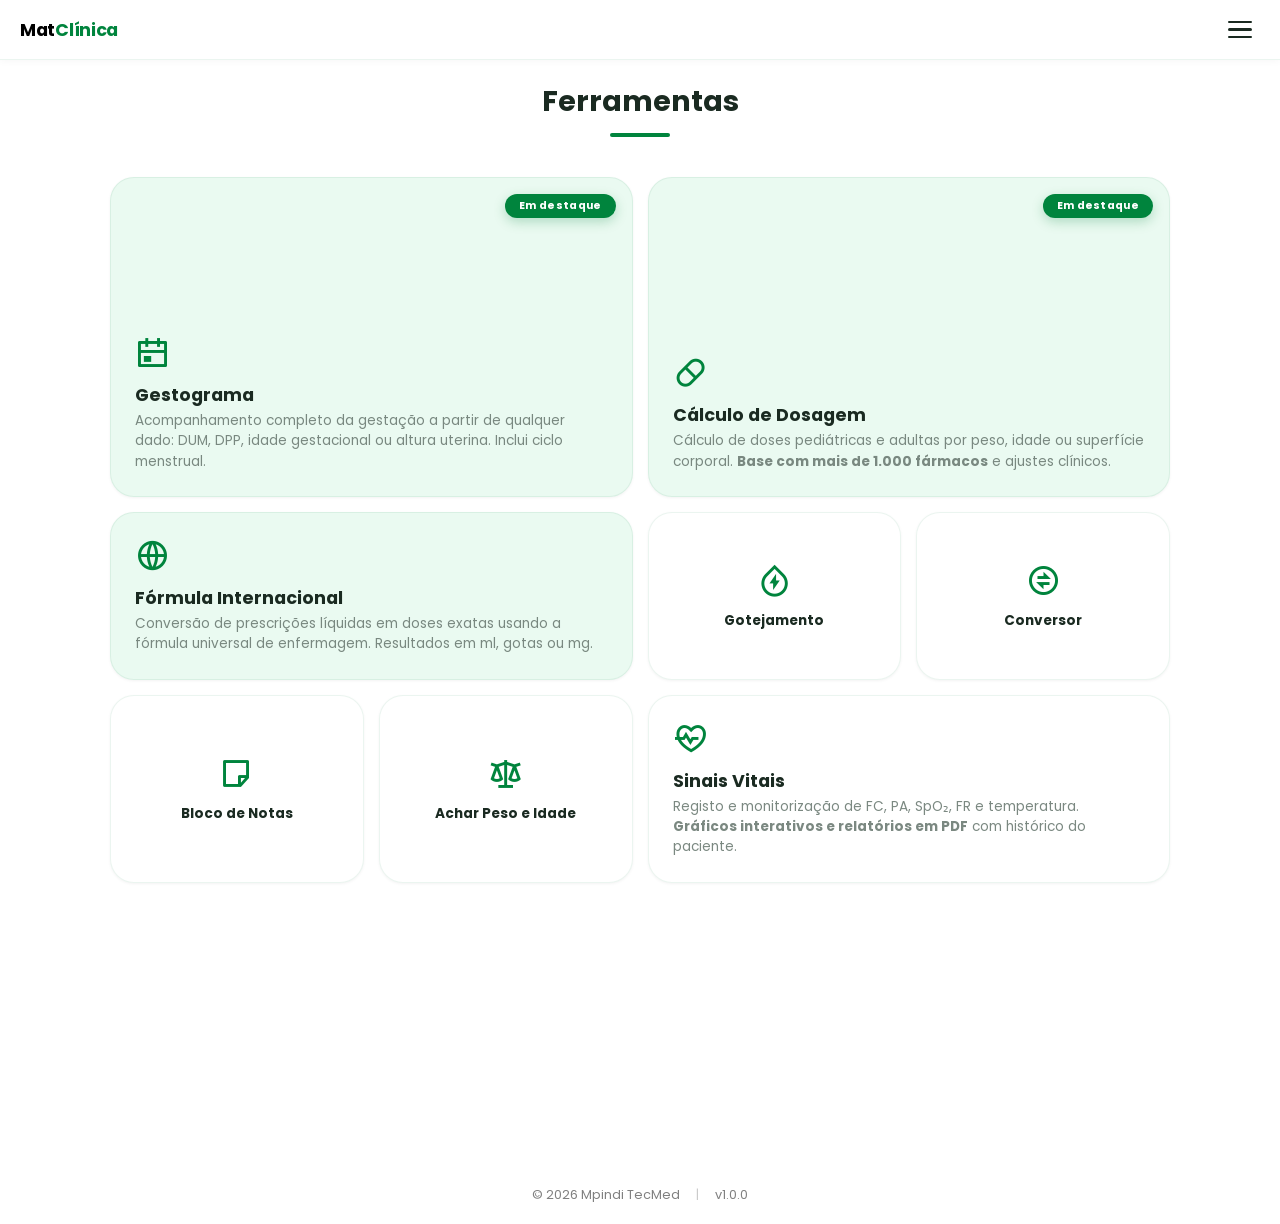
<file: index.html>
<!DOCTYPE html>
<html lang="pt-pt">

<head>

    <style>
    /* Tema inline para evitar flash branco */
    :root {
        --bg-inline: white;
        --text-inline: #1a2a21;
    }
    
    [data-theme="dark"] {
        --bg-inline: black;
        --text-inline: white;
    }
    
    /* Aplica o fundo imediatamente */
    html {
        background-color: var(--bg-inline);
    }
    
    body {
        background-color: var(--bg-inline);
        color: var(--text-inline);
    }
    
    /* Força o fundo antes do JS carregar */
    body::before {
        display: none;
    }
</style>

<script>
    // Ler tema do localStorage ANTES do CSS carregar
    (function() {
        const tema = localStorage.getItem('tema');
        if (tema === 'dark') {
            document.documentElement.setAttribute('data-theme', 'dark');
            document.body.setAttribute('data-theme', 'dark');
        }
    })();
</script> 

    <meta charset="UTF-8">
    <meta name="viewport" content="width=device-width, initial-scale=1.0">
    <title>Mpindi TecMed</title>
    <link rel="stylesheet" href="assets/css/aos.css">
   <link rel="stylesheet" href="assets/css/remixicon.css">
    <link rel="stylesheet" href="style.css">
    <!-- PWA -->
<link rel="manifest" href="/cp app/manifest.json">
<meta name="theme-color" content="#00843d">
<meta name="apple-mobile-web-app-capable" content="yes">
<meta name="apple-mobile-web-app-status-bar-style" content="black-translucent">

<!-- Service Worker -->
<script>
    if ('serviceWorker' in navigator) {
        navigator.serviceWorker.register('/cp app/sw.js');
    }
</script>
</head>

<body>

    <!-- ================================================================== -->
    <!-- NAVEGAÇÃO SUPERIOR -->
    <!-- ================================================================== -->
    <nav class="nav-topo">
        <span class="nav-logo"><span class="matClinica">Mat</span>Clínica</span>
        <button class="btn-hamburger" id="btnHamburger" aria-label="Menu">
            <span></span>
            <span></span>
            <span></span>
        </button>
    </nav>

    <!-- ================================================================== -->
    <!-- MENU OVERLAY (70% escuro) -->
    <!-- ================================================================== -->
    <div class="menu-overlay" id="menuOverlay"></div>

    <!-- ================================================================== -->
    <!-- MENU LATERAL (30% transparente à direita) -->
    <!-- ================================================================== -->
    <div class="menu-lateral" id="menuLateral">

        <!-- Cabeçalho do Menu -->
        <div class="menu-header">
            <div class="menu-header-icon">
                <img src="assets/imagens/logo.png" alt="Logo matClinica">
            </div>
            <h3><span class="matClinica">Mat</span>Clínica</h3>
            <p>Suporte de Decisão Clínica</p>
        </div>

        <!-- Itens do Menu -->
        <div class="menu-items">
            <a href="index.html" class="menu-item active" data-page="inicio">
                <div class="menu-item-icon">
                    <i class="ri-home-line"></i>
                </div>
                <span>Ferramentas</span>
                <i class="ri-arrow-right-s-line menu-item-arrow"></i>
            </a>

            <a href="sobre/index.html" class="menu-item" data-page="sobre">
                <div class="menu-item-icon">
                    <i class="ri-information-line"></i>
                </div>
                <span>Sobre</span>
                <i class="ri-arrow-right-s-line menu-item-arrow"></i>
            </a>


            <a href="ajuda/index.html" class="menu-item" data-page="ajuda">
                <div class="menu-item-icon">
                    <i class="ri-question-line"></i>
                </div>
                <span>Como funciona</span>
                <i class="ri-arrow-right-s-line menu-item-arrow"></i>
            </a>

            <div class="contacto">
                
                <a href="https://wa.me/244929129797" title="WhatsApp">
                    <i class="ri-whatsapp-line"></i>
                </a>
                
                <a href="mailto:sebastiaompindi@gmail.com" title="Email">
                    <i class="ri-mail-line"></i>
                </a>
            </div>
        </div>
        <!-- Botão de Tema no Menu -->
        <div class="menu-item tema-toggle-menu" id="themeBtn"  style="background: none; border: solid 2px white; color: white;">
            <div class="menu-item-icon">
                <i class="ri-moon-line" id="themeIcon"></i>
            </div>
            <span>Mudar Tema</span>
            <i class="ri-arrow-right-s-line menu-item-arrow"></i>
        </div>

        <!-- Rodapé do Menu -->
        <div class="menu-footer">
            <small>© 2026 Mpindi TecMed</small>
            <small>Versão 1.0.0</small>
        </div>
    </div>

<!-- index.html - Substitua a section .section-bento por esta versão -->
<section class="section-bento" id="topo">
    <div class="label-ferramentas">Ferramentas</div>
    <div class="linha-decorativa"></div>

    <div class="bento-grid">
        
        
         <!-- Card Grande (Gestograma) - ocupa 2 colunas em desktop -->
        <a data-aos="fade-up" href="gestograma/index.html" class="bento-item card-grande" style="background: var(--primary-soft);">
            <div class="bento-content">
                <i class="ri-calendar-event-line"></i>
                <div class="bento-text">
                    <h3>Gestograma</h3>
                    <p>Acompanhamento completo da gestação a partir de qualquer dado: DUM, DPP, idade gestacional ou altura uterina. Inclui ciclo menstrual.</p>
                </div>
            </div>
            <span class="bento-badge">Em destaque</span>
        </a>
        
        <!-- Card Grande (Dosagem) - ocupa 2 colunas em desktop -->
        <a data-aos="fade-up" href="dosagem/index.html" class="bento-item card-grande" style="background: var(--primary-soft);">
            <div class="bento-content">
                <i class="ri-capsule-line"></i>
                <div class="bento-text">
                    <h3>Cálculo de Dosagem</h3>
                    <p>Cálculo de doses pediátricas e adultas por peso, idade ou superfície corporal. <strong>Base com mais de 1.000 fármacos</strong> e ajustes clínicos.</p>
                </div>
            </div>
            <span class="bento-badge">Em destaque</span>
        </a>

        <!-- Card Médio (Fórmula Internacional) -->
        <a data-aos-delay="200" data-aos="fade-up" href="formula_internacional/index.html" class="bento-item card-medio" style="background: var(--primary-soft);">
            <div class="bento-content">
                <i class="ri-global-line"></i>
                <div class="bento-text">
                    <h3>Fórmula Internacional</h3>
                    <p>Conversão de prescrições líquidas em doses exatas usando a fórmula universal de enfermagem. Resultados em ml, gotas ou mg.</p>
                </div>
            </div>
        </a>

        <!-- Grupo de Quadrados (empilhados verticalmente à direita do card médio) -->
        <div class="bento-quadrado-group">
            <a data-aos="zoom-in" href="gotejamento/index.html" class="bento-item card-quadrado">
                <i class="ri-water-flash-line"></i>
                <span>Gotejamento</span>
            </a>
            <a data-aos="zoom-in" href="conversor/index.html" class="bento-item card-quadrado">
                <i class="ri-exchange-line"></i>
                <span>Conversor</span>
            </a>
        </div>

        <!-- Grupo de Quadrados (Bloco de Notas e Achar Peso e Idade) -->
        <div class="bento-quadrado-group">
            <a data-aos="zoom-in" href="notas/index.html" class="bento-item card-quadrado">
                <i class="ri-sticky-note-line"></i>
                <span>Bloco de Notas</span>
            </a>
            <a data-aos="zoom-in" href="peso_idade/index.html" class="bento-item card-quadrado">
                <i class="ri-scales-3-line"></i>
                <span>Achar Peso e Idade</span>
            </a>
        </div> 

        <!-- Card Largo (Sinais Vitais) -->
        <a data-aos="fade-up" href="sinais_vitais/index.html" class="bento-item card-largo">
            <div class="bento-content">
                <i class="ri-heart-pulse-line"></i>
                <div class="bento-text">
                    <h3>Sinais Vitais</h3>
                    <p>Registo e monitorização de FC, PA, SpO₂, FR e temperatura. <strong>Gráficos interativos e relatórios em PDF</strong> com histórico do paciente.</p>
                </div>
            </div>
        </a>

        <!-- Card Médio (Interpretador Clínico) -->
        <a data-aos="fade-up" href="exames/index.html" class="bento-item card-medio">
            <div class="bento-content">
                <i class="ri-brain-line"></i>
                <div class="bento-text">
                    <h3>Interpretador Clínico</h3>
                    <p>Interpretação automática de exames laboratoriais, escalas clínicas e scores de risco. <strong>Centenas de parâmetros</strong> com alertas de valores críticos.</p>
                </div>
            </div>
        </a>

        <!-- Grupo de Quadrados (Diluição e Sistema ABO) -->
        <div class="bento-quadrado-group">
            <a data-aos="zoom-in" href="diluicao/index.html" class="bento-item card-quadrado">
                <i class="ri-flask-line"></i>
                <span>Reconstituição</span>
            </a>
            <a data-aos="zoom-in" href="sangue/index.html" class="bento-item card-quadrado">
                <i class="ri-temp-hot-line"></i>
                <span>Sistema ABO</span>
            </a>
        </div>

    </div>
</section>

    <footer class="plain-footer">
        <div class="footer-inline">
            <span>&copy; 2026 Mpindi TecMed</span>
            <span class="footer-sep">|</span>
            <span>v1.0.0</span>
        </div>
    </footer>

    <script src="script.js"></script>
    <script src="assets/js/aos.js"></script>

    <script>
        // Inicializa as animações
        AOS.init({
            duration: 700, // Duração da animação (800ms)
            offset: 50     // Começa a animar 50px antes do elemento aparecer
        });
    </script>
</body>

</html>
</file>
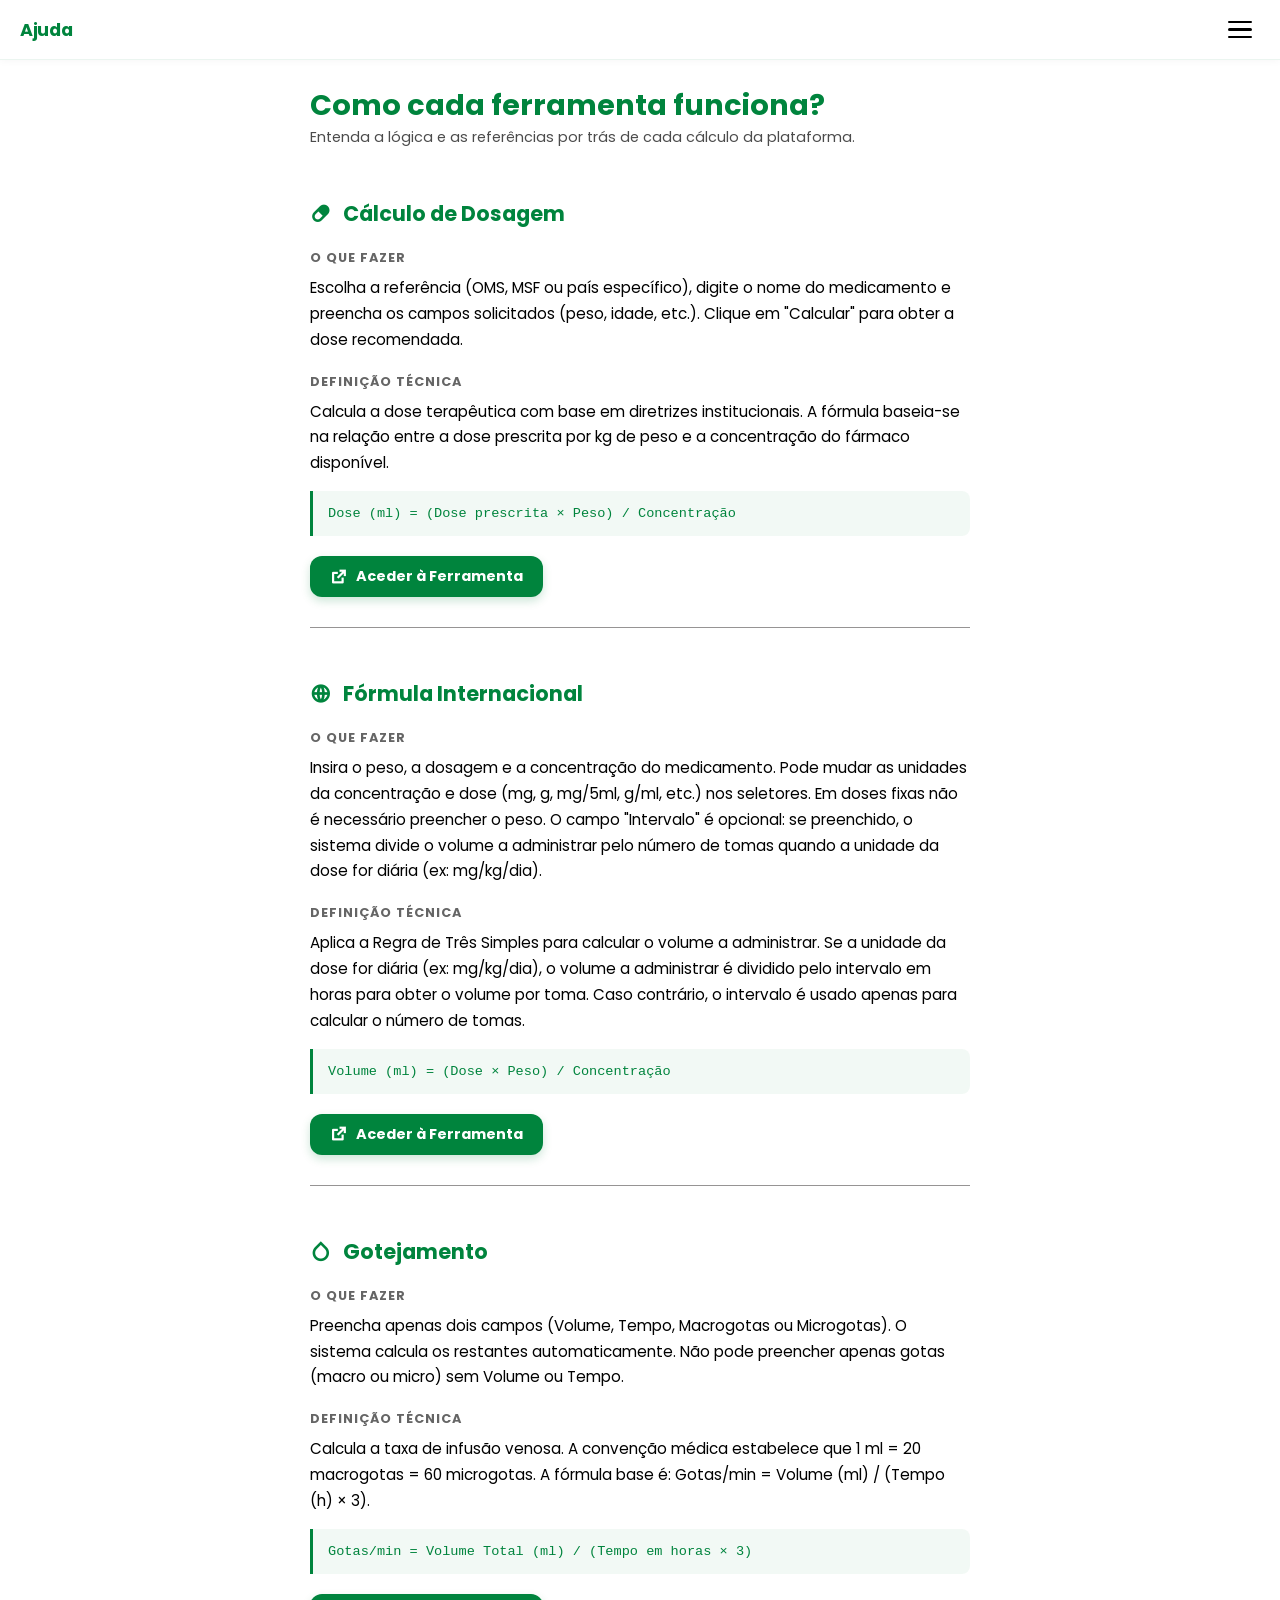
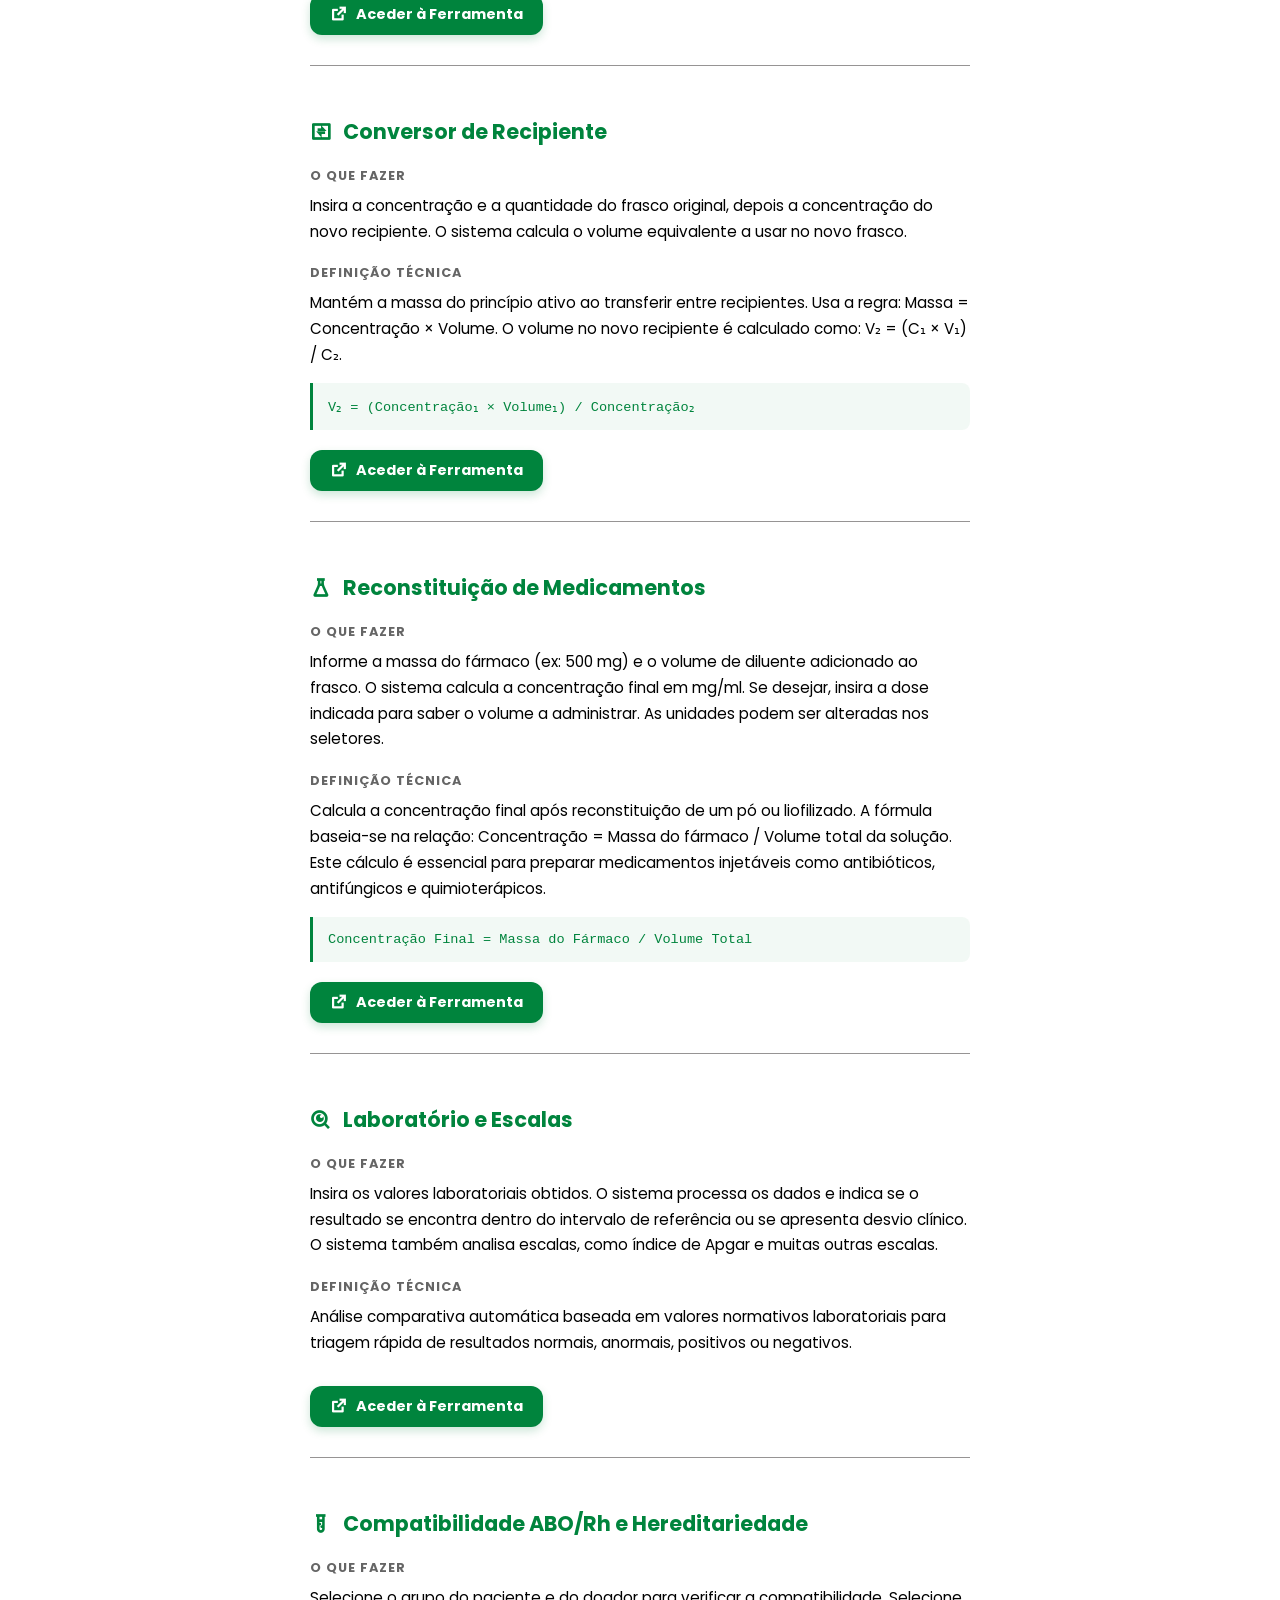
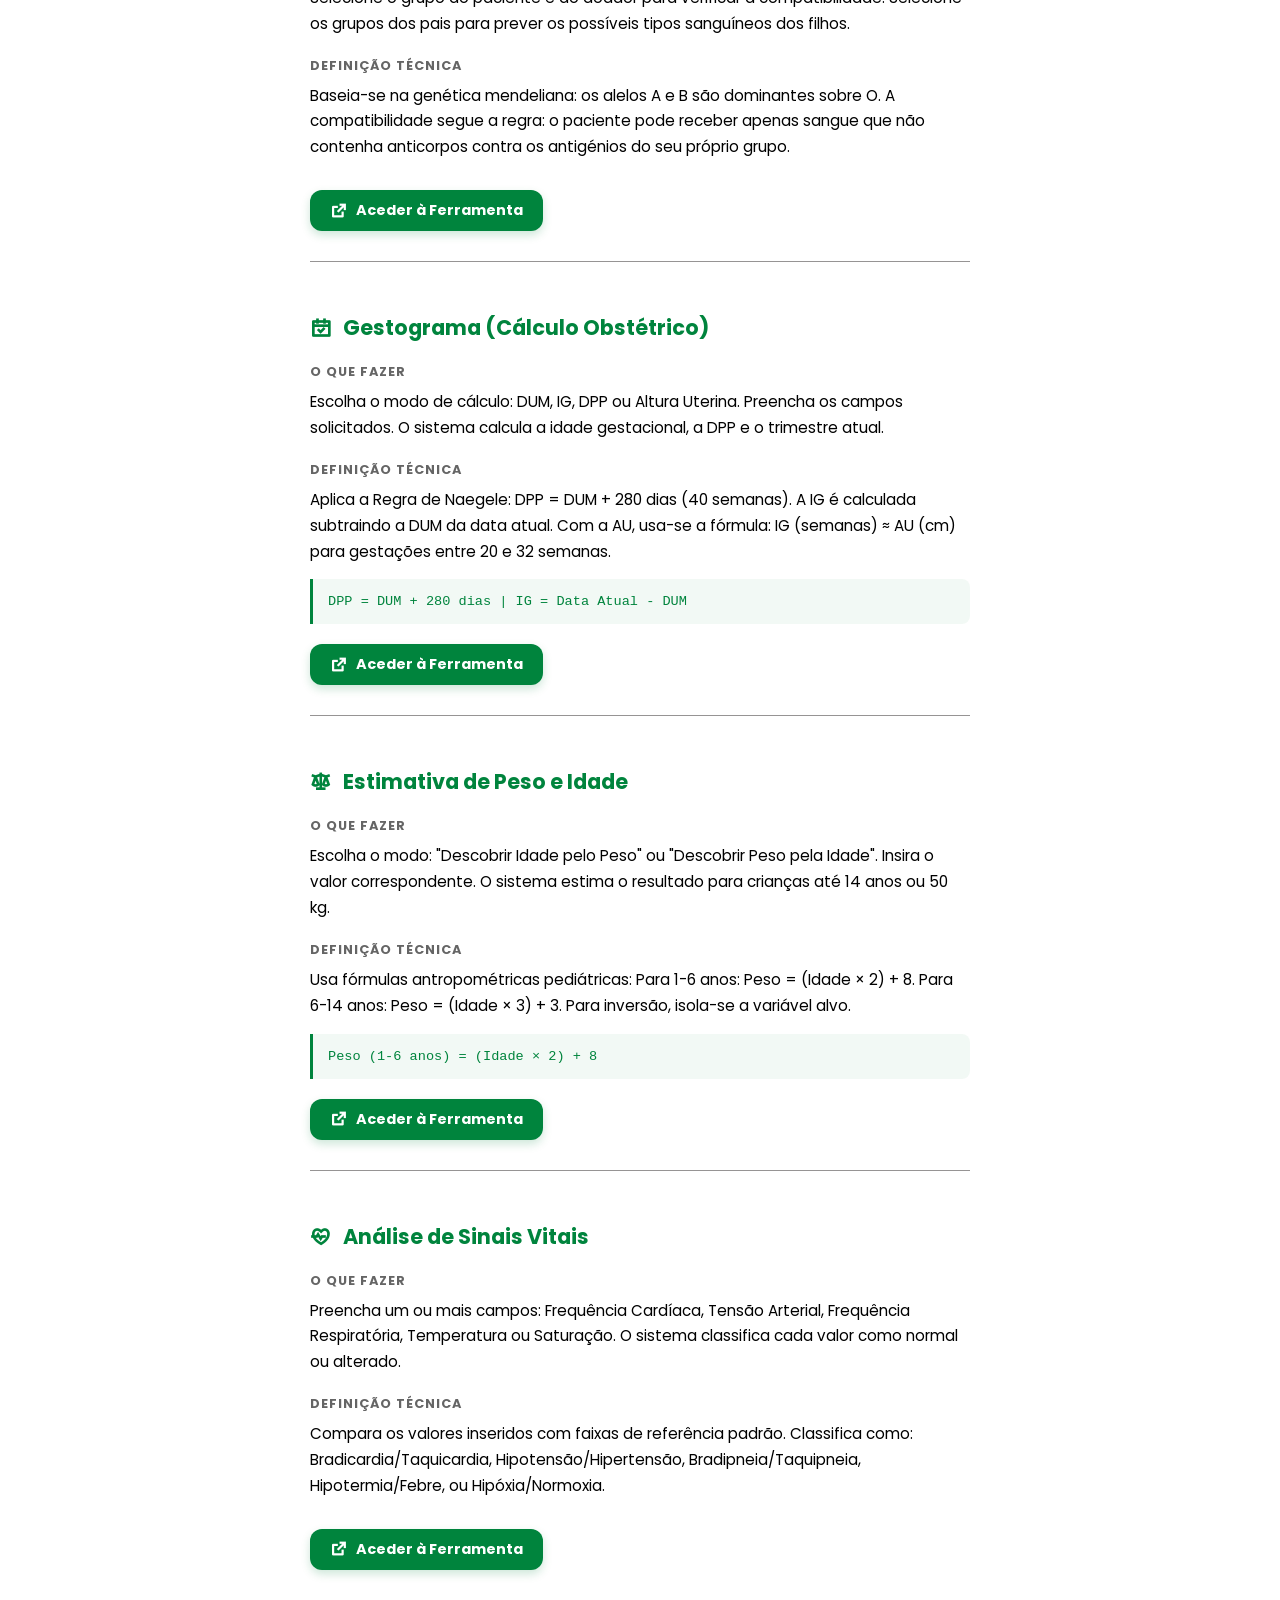
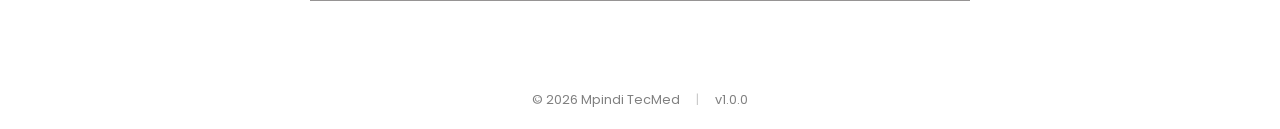
<file: ajuda/index.html>
<!DOCTYPE html>
<html lang="pt-pt">

<head>
    
    
    <style>
        /* Tema inline para evitar flash branco */
        :root {
            --bg-inline: #f0f2f0;
            --text-inline: #1a2a21;
        }
        
        [data-theme="dark"] {
            --bg-inline: black;
            --text-inline: #f0f2f0;
        }
        
        /* Aplica o fundo imediatamente */
        html {
            background-color: var(--bg-inline);
        }
        
        body {
            background-color: var(--bg-inline);
            color: var(--text-inline);
        }
        
        /* Força o fundo antes do JS carregar */
        body::before {
            display: none;
        }
    </style>
    
    <script>
        // Ler tema do localStorage ANTES do CSS carregar
        (function() {
            const tema = localStorage.getItem('tema');
            if (tema === 'dark') {
                document.documentElement.setAttribute('data-theme', 'dark');
                document.body.setAttribute('data-theme', 'dark');
            }
        })();
    </script>
    <meta charset="UTF-8">
    <meta name="viewport" content="width=device-width, initial-scale=1.0">
    <title>Guia Técnico | Mpindi TecMed</title>
    
    <link rel="stylesheet" href="../assets/css/aos.css">
    <link rel="stylesheet" href="../assets/css/remixicon.css">
    <link rel="stylesheet" href="style.css">
</head>

<body class="ajuda-body">
    
    
    <!-- ================================================================== -->
    <!-- NAVEGAÇÃO SUPERIOR -->
    <!-- ================================================================== -->
    <nav class="nav-topo">
        <span class="nav-logo">Ajuda</span>
        <button class="btn-hamburger" id="btnHamburger" aria-label="Menu">
            <span></span>
            <span></span>
            <span></span>
        </button>
    </nav>
    
    <!-- ================================================================== -->
    <!-- MENU OVERLAY (70% escuro) -->
    <!-- ================================================================== -->
    <div class="menu-overlay" id="menuOverlay"></div>
    
    <!-- ================================================================== -->
    <!-- MENU LATERAL (30% transparente à direita) -->
    <!-- ================================================================== -->
    <div class="menu-lateral" id="menuLateral">
        
        <!-- Cabeçalho do Menu -->
        <div class="menu-header">
            <div class="menu-header-icon">
                <img src="../assets/imagens/logo.png" alt="Logo matClinica">
            </div>
            <h3><span class="matClinica">Mat</span>Clínica</h3>
            <p>Suporte de Decisão Clínica</p>
        </div>
        
        <!-- Itens do Menu -->
        <div class="menu-items">
            <a href="../index.html" class="menu-item active" data-page="inicio">
                <div class="menu-item-icon">
                    <i class="ri-home-line"></i>
                </div>
                <span>Ferramentas</span>
                <i class="ri-arrow-right-s-line menu-item-arrow"></i>
            </a>
            
            <a href="../sobre/index.html" class="menu-item" data-page="sobre">
                <div class="menu-item-icon">
                    <i class="ri-information-line"></i>
                </div>
                <span>Sobre</span>
                <i class="ri-arrow-right-s-line menu-item-arrow"></i>
            </a>
            
            
            <a href="../ajuda/index.html" class="menu-item" data-page="ajuda">
                <div class="menu-item-icon">
                    <i class="ri-question-line"></i>
                </div>
                <span>Como funciona</span>
                <i class="ri-arrow-right-s-line menu-item-arrow"></i>
            </a>
            
            <div class="contacto">
                
                <a href="https://wa.me/244929129797" title="WhatsApp">
                    <i class="ri-whatsapp-line"></i>
                </a>
                
                <a href="mailto:sebastiaompindi@gmail.com" title="Email">
                    <i class="ri-mail-line"></i>
                </a>
            </div>
        </div>
        <!-- Botão de Tema no Menu -->
        <div class="menu-item tema-toggle-menu" id="themeBtn" style="background: none; border: solid 2px white; color: white;">
            <div class="menu-item-icon">
                <i class="ri-moon-line" id="themeIcon"></i>
            </div>
            <span>Mudar Tema</span>
            <i class="ri-arrow-right-s-line menu-item-arrow"></i>
        </div>
        
        <!-- Rodapé do Menu -->
        <div class="menu-footer">
            <small>© 2026 Mpindi TecMed</small>
            <small>Versão 1.0.0</small>
        </div>
    </div>
    
    
    
    <div class="help-container-main">
        <header class="tool-header" style="margin-top: 4rem;">
            <h1 style="color: var(--primary); font-size: 1.8rem; font-weight: 700;">Como cada ferramenta funciona?</h1>
            <p style="opacity: 0.7; font-size: 0.9rem;">Entenda a lógica e as referências por trás de cada cálculo da
                plataforma.</p>
        </header>
        
        <main style="margin-top: 50px;">
            <article class="guia-artigo" id="dosagem">
                <h2><i class="ri-capsule-fill"></i> Cálculo de Dosagem</h2>
                <h3>O que fazer</h3>
                <p>Escolha a referência (OMS, MSF ou país específico), digite o nome do medicamento e preencha os campos solicitados (peso, idade, etc.). Clique em "Calcular" para obter a dose recomendada.</p>
                <h3>Definição Técnica</h3>
                <p>Calcula a dose terapêutica com base em diretrizes institucionais. A fórmula baseia-se na relação entre a dose prescrita por kg de peso e a concentração do fármaco disponível.</p>
                <div class="formula-tecnica">Dose (ml) = (Dose prescrita × Peso) / Concentração</div>
                <a href="../dosagem/index.html" class="link-ferramenta"><i class="ri-external-link-line"></i> Aceder à Ferramenta</a>
            </article>
            
            <article class="guia-artigo" id="internacional">
                <h2><i class="ri-global-line"></i> Fórmula Internacional</h2>
                <h3>O que fazer</h3>
                <p>Insira o peso, a dosagem e a concentração do medicamento. Pode mudar as unidades da concentração e dose (mg, g, mg/5ml, g/ml, etc.) nos seletores. Em doses fixas não é necessário preencher o peso. O campo "Intervalo" é opcional: se preenchido, o sistema divide o volume a administrar pelo número de tomas quando a unidade da dose for diária (ex: mg/kg/dia).</p>
                <h3>Definição Técnica</h3>
                <p>Aplica a Regra de Três Simples para calcular o volume a administrar. Se a unidade da dose for diária (ex: mg/kg/dia), o volume a administrar é dividido pelo intervalo em horas para obter o volume por toma. Caso contrário, o intervalo é usado apenas para calcular o número de tomas.</p>
                <div class="formula-tecnica">Volume (ml) = (Dose × Peso) / Concentração</div>
                <a href="../formula_internacional/index.html" class="link-ferramenta"><i class="ri-external-link-line"></i> Aceder à Ferramenta</a>
            </article>
            
            <article class="guia-artigo" id="gotejamento">
                <h2><i class="ri-drop-line"></i> Gotejamento</h2>
                <h3>O que fazer</h3>
                <p>Preencha apenas dois campos (Volume, Tempo, Macrogotas ou Microgotas). O sistema calcula os restantes automaticamente. Não pode preencher apenas gotas (macro ou micro) sem Volume ou Tempo.</p>
                <h3>Definição Técnica</h3>
                <p>Calcula a taxa de infusão venosa. A convenção médica estabelece que 1 ml = 20 macrogotas = 60 microgotas. A fórmula base é: Gotas/min = Volume (ml) / (Tempo (h) × 3).</p>
                <div class="formula-tecnica">Gotas/min = Volume Total (ml) / (Tempo em horas × 3)</div>
                <a href="../gotejamento/index.html" class="link-ferramenta"><i class="ri-external-link-line"></i> Aceder à Ferramenta</a>
            </article>
            
            <article class="guia-artigo" id="conversor">
                <h2><i class="ri-exchange-box-line"></i> Conversor de Recipiente</h2>
                <h3>O que fazer</h3>
                <p>Insira a concentração e a quantidade do frasco original, depois a concentração do novo recipiente. O sistema calcula o volume equivalente a usar no novo frasco.</p>
                <h3>Definição Técnica</h3>
                <p>Mantém a massa do princípio ativo ao transferir entre recipientes. Usa a regra: Massa = Concentração × Volume. O volume no novo recipiente é calculado como: V₂ = (C₁ × V₁) / C₂.</p>
                <div class="formula-tecnica">V₂ = (Concentração₁ × Volume₁) / Concentração₂</div>
                <a href="../conversor/index.html" class="link-ferramenta"><i class="ri-external-link-line"></i> Aceder à Ferramenta</a>
            </article>
            
            <article class="guia-artigo" id="diluicao">
                <h2><i class="ri-flask-line"></i> Reconstituição de Medicamentos</h2>
                <h3>O que fazer</h3>
                <p>Informe a massa do fármaco (ex: 500 mg) e o volume de diluente adicionado ao frasco. O sistema calcula a concentração final em mg/ml. Se desejar, insira a dose indicada para saber o volume a administrar. As unidades podem ser alteradas nos seletores.</p>
                <h3>Definição Técnica</h3>
                <p>Calcula a concentração final após reconstituição de um pó ou liofilizado. A fórmula baseia-se na relação: Concentração = Massa do fármaco / Volume total da solução. Este cálculo é essencial para preparar medicamentos injetáveis como antibióticos, antifúngicos e quimioterápicos.</p>
                <div class="formula-tecnica">Concentração Final = Massa do Fármaco / Volume Total</div>
                <a href="../diluicao/index.html" class="link-ferramenta"><i class="ri-external-link-line"></i> Aceder à Ferramenta</a>
            </article>
            
            <article class="guia-artigo" id="exames">
                <h2><i class="ri-search-eye-line"></i> Laboratório e Escalas</h2>
                <h3>O que fazer</h3>
                <p>Insira os valores laboratoriais obtidos. O sistema processa os dados e indica se o resultado se
                    encontra dentro do intervalo de referência ou se apresenta desvio clínico. <br>
                    O sistema também analisa escalas, como índice de Apgar e muitas outras escalas.</p>
                <h3>Definição Técnica</h3>
                <p>Análise comparativa automática baseada em valores normativos laboratoriais para triagem rápida de
                    resultados normais, anormais, positivos ou negativos.</p>
                <a href="../exames/index.html" class="link-ferramenta"><i class="ri-external-link-line"></i> Aceder à
                    Ferramenta</a>
            </article>
            
            <article class="guia-artigo" id="sangue">
                <h2><i class="ri-test-tube-line"></i> Compatibilidade ABO/Rh e Hereditariedade</h2>
                <h3>O que fazer</h3>
                <p>Selecione o grupo do paciente e do doador para verificar a compatibilidade. Selecione os grupos dos pais para prever os possíveis tipos sanguíneos dos filhos.</p>
                <h3>Definição Técnica</h3>
                <p>Baseia-se na genética mendeliana: os alelos A e B são dominantes sobre O. A compatibilidade segue a regra: o paciente pode receber apenas sangue que não contenha anticorpos contra os antigénios do seu próprio grupo.</p>
                <a href="../sangue/index.html" class="link-ferramenta"><i class="ri-external-link-line"></i> Aceder à Ferramenta</a>
            </article>
            
            <article class="guia-artigo" id="gestograma">
                <h2><i class="ri-calendar-check-line"></i> Gestograma (Cálculo Obstétrico)</h2>
                <h3>O que fazer</h3>
                <p>Escolha o modo de cálculo: DUM, IG, DPP ou Altura Uterina. Preencha os campos solicitados. O sistema calcula a idade gestacional, a DPP e o trimestre atual.</p>
                <h3>Definição Técnica</h3>
                <p>Aplica a Regra de Naegele: DPP = DUM + 280 dias (40 semanas). A IG é calculada subtraindo a DUM da data atual. Com a AU, usa-se a fórmula: IG (semanas) ≈ AU (cm) para gestações entre 20 e 32 semanas.</p>
                <div class="formula-tecnica">DPP = DUM + 280 dias | IG = Data Atual - DUM</div>
                <a href="../gestograma/index.html" class="link-ferramenta"><i class="ri-external-link-line"></i> Aceder à Ferramenta</a>
            </article>
            
            <article class="guia-artigo" id="pesoIdade">
                <h2><i class="ri-scales-3-line"></i> Estimativa de Peso e Idade</h2>
                <h3>O que fazer</h3>
                <p>Escolha o modo: "Descobrir Idade pelo Peso" ou "Descobrir Peso pela Idade". Insira o valor correspondente. O sistema estima o resultado para crianças até 14 anos ou 50 kg.</p>
                <h3>Definição Técnica</h3>
                <p>Usa fórmulas antropométricas pediátricas: Para 1-6 anos: Peso = (Idade × 2) + 8. Para 6-14 anos: Peso = (Idade × 3) + 3. Para inversão, isola-se a variável alvo.</p>
                <div class="formula-tecnica">Peso (1-6 anos) = (Idade × 2) + 8</div>
                <a href="../peso_idade/index.html" class="link-ferramenta"><i class="ri-external-link-line"></i> Aceder à Ferramenta</a>
            </article>
            
            <article class="guia-artigo" id="sinais">
                <h2><i class="ri-heart-pulse-line"></i> Análise de Sinais Vitais</h2>
                <h3>O que fazer</h3>
                <p>Preencha um ou mais campos: Frequência Cardíaca, Tensão Arterial, Frequência Respiratória, Temperatura ou Saturação. O sistema classifica cada valor como normal ou alterado.</p>
                <h3>Definição Técnica</h3>
                <p>Compara os valores inseridos com faixas de referência padrão. Classifica como: Bradicardia/Taquicardia, Hipotensão/Hipertensão, Bradipneia/Taquipneia, Hipotermia/Febre, ou Hipóxia/Normoxia.</p>
                <a href="../sinais_vitais/index.html" class="link-ferramenta"><i class="ri-external-link-line"></i> Aceder à Ferramenta</a>
            </article>
        </main>
        
        
    </div>
    
    <footer class="plain-footer">
        <div class="footer-inline">
            <span>&copy; 2026 Mpindi TecMed</span>
            <span class="footer-sep">|</span>
            <span>v1.0.0</span>
        </div>
    </footer>
    
    <script src="../script.js"></script>
</body>

</html>
</file>
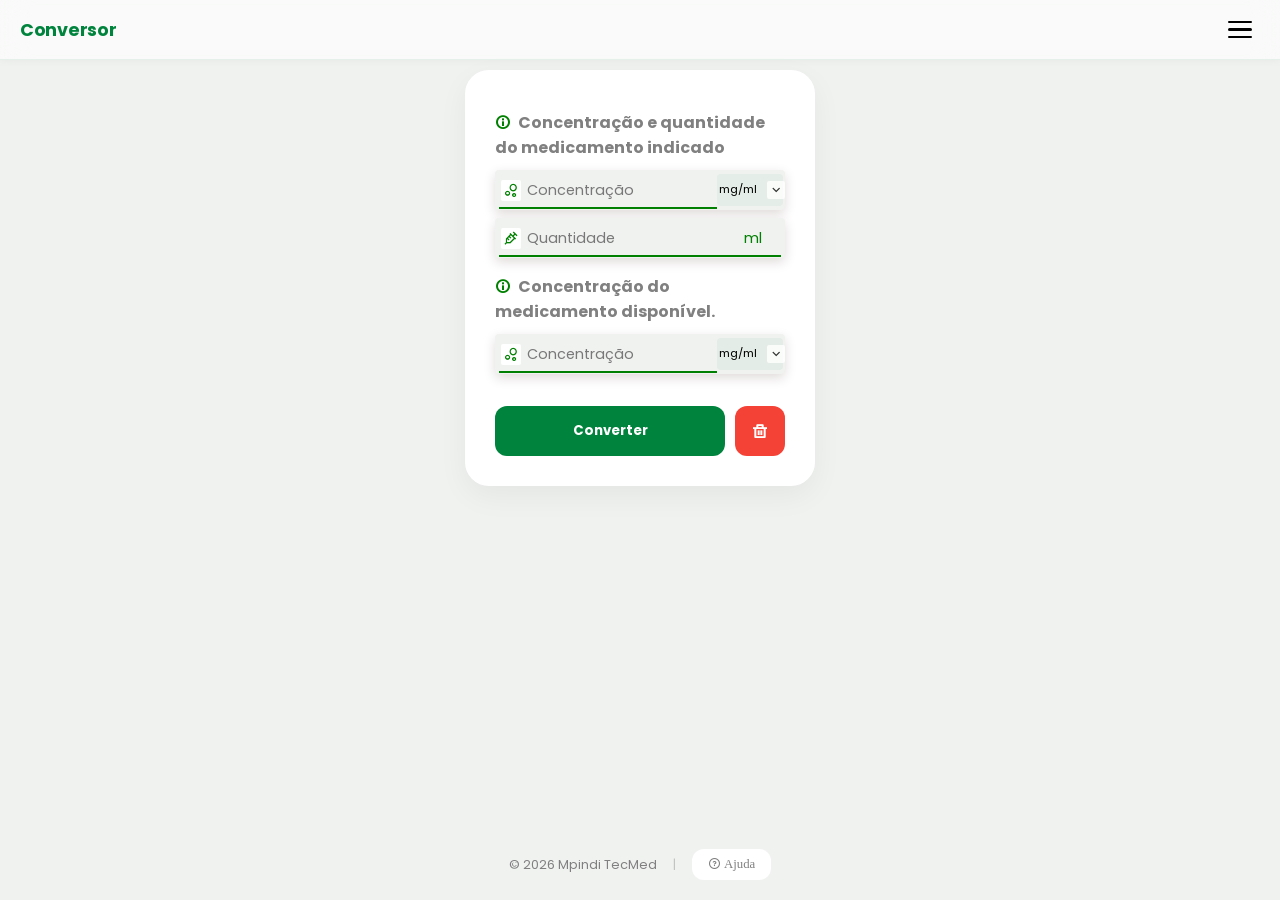
<file: conversor/index.html>
<!DOCTYPE html>
<html lang="pt-pt">

<head>

    
        <style>
    /* Tema inline para evitar flash branco */
    :root {
        --bg-inline: #f0f2f0;
        --text-inline: #1a2a21;
    }
    
    [data-theme="dark"] {
        --bg-inline: black;
        --text-inline: #f0f2f0;
    }
    
    /* Aplica o fundo imediatamente */
    html {
        background-color: var(--bg-inline);
    }
    
    body {
        background-color: var(--bg-inline);
        color: var(--text-inline);
    }
    
    /* Força o fundo antes do JS carregar */
    body::before {
        display: none;
    }
</style>

<script>
    // Ler tema do localStorage ANTES do CSS carregar
    (function() {
        const tema = localStorage.getItem('tema');
        if (tema === 'dark') {
            document.documentElement.setAttribute('data-theme', 'dark');
            document.body.setAttribute('data-theme', 'dark');
        }
    })();
</script> 

    <meta charset="UTF-8">
    <meta name="viewport" content="width=device-width, initial-scale=1.0">
    <title>Conversor | Mpindi</title>
    <link rel="stylesheet" href="../assets/css/aos.css">
    <link rel="stylesheet" href="../assets/css/remixicon.css">
    <link rel="stylesheet" href="style.css">
</head>

<body>


    <!-- ================================================================== -->
    <!-- NAVEGAÇÃO SUPERIOR -->
    <!-- ================================================================== -->
    <nav class="nav-topo">
        <span class="nav-logo">Conversor</span>
        <button class="btn-hamburger" id="btnHamburger" aria-label="Menu">
            <span></span>
            <span></span>
            <span></span>
        </button>
    </nav>
    <!-- ================================================================== -->
    <!-- MENU OVERLAY (70% escuro) -->
    <!-- ================================================================== -->
    <div class="menu-overlay" id="menuOverlay"></div>

    <!-- ================================================================== -->
    <!-- MENU LATERAL (30% transparente à direita) -->
    <!-- ================================================================== -->
    <div class="menu-lateral" id="menuLateral">

        <!-- Cabeçalho do Menu -->
        <div class="menu-header">
            <div class="menu-header-icon">
                <img src="../assets/imagens/logo.png" alt="Logo matClinica">
            </div>
            <h3><span class="matClinica">Mat</span>Clínica</h3>
            <p>Suporte de Decisão Clínica</p>
        </div>

        <!-- Itens do Menu -->
        <div class="menu-items">
            <a href="../index.html" class="menu-item active" data-page="inicio">
                <div class="menu-item-icon">
                    <i class="ri-home-line"></i>
                </div>
                <span>Ferramentas</span>
                <i class="ri-arrow-right-s-line menu-item-arrow"></i>
            </a>

            <a href="../sobre/index.html" class="menu-item" data-page="sobre">
                <div class="menu-item-icon">
                    <i class="ri-information-line"></i>
                </div>
                <span>Sobre</span>
                <i class="ri-arrow-right-s-line menu-item-arrow"></i>
            </a>


            <a href="../ajuda/index.html" class="menu-item" data-page="ajuda">
                <div class="menu-item-icon">
                    <i class="ri-question-line"></i>
                </div>
                <span>Como funciona</span>
                <i class="ri-arrow-right-s-line menu-item-arrow"></i>
            </a>

            <div class="contacto">

                <a href="https://wa.me/244929129797" title="WhatsApp">
                    <i class="ri-whatsapp-line"></i>
                </a>

                <a href="mailto:sebastiaompindi@gmail.com" title="Email">
                    <i class="ri-mail-line"></i>
                </a>
            </div>
        </div>
        <!-- Botão de Tema no Menu -->
        <div class="menu-item tema-toggle-menu" id="themeBtn"
            style="background: none; border: solid 2px white; color: white;">
            <div class="menu-item-icon">
                <i class="ri-moon-line" id="themeIcon"></i>
            </div>
            <span>Mudar Tema</span>
            <i class="ri-arrow-right-s-line menu-item-arrow"></i>
        </div>

        <!-- Rodapé do Menu -->
        <div class="menu-footer">
            <small>© 2026 Mpindi TecMed</small>
            <small>Versão 1.0.0</small>
        </div>
    </div>




    <section class="main-tool">
        <div class="calculator-box" data-aos="fade-up">
            <p class="textos"> <i class="ri-information-line"></i> Concentração e quantidade do medicamento indicado</p>

            <!-- ============================================================ -->
            <!-- SELECT DE CONCENTRAÇÃO INDICADO - COMPONENTE PERSONALIZADO    -->
            <!-- ============================================================ -->
            <div class="entradas_de_dados" style="position: relative; padding-right: 0;">
                <i class="ri-bubble-chart-line"></i>
                <input type="number" placeholder="" id="indicado">
                <label class="label-flutuante">Concentração</label>
                
                <!-- Hidden input para manter compatibilidade -->
                <input type="hidden" id="unidade_do_indicado" value="1">
                
                <!-- Componente personalizado -->
                <div class="custom-select-unidade" id="selectIndicado">
                    <div class="custom-select-trigger-unidade" onclick="toggleUnidadeSelect('indicado')">
                        <span class="unidade-texto" id="unidadeIndicadoSelecionada">mg/ml</span>
                        <i class="ri-arrow-down-s-line unidade-arrow" id="unidadeIndicadoArrow"></i>
                    </div>
                    <div class="custom-select-options-unidade" id="unidadeIndicadoOptions">
                        <!-- Opções geradas dinamicamente pelo JavaScript -->
                    </div>
                </div>
            </div>

            <div class="entradas_de_dados">
                <i class="ri-syringe-line"></i>
                <input type="number" placeholder="" id="ml">
                <label class="label-flutuante">Quantidade</label>
                <p>ml</p>
            </div>


            <p style="margin-top: 1rem;" class="textos"> <i class="ri-information-line"></i> Concentração do medicamento disponível.</p>
            
            <!-- ============================================================ -->
            <!-- SELECT DE CONCENTRAÇÃO DISPONÍVEL - COMPONENTE PERSONALIZADO  -->
            <!-- ============================================================ -->
            <div class="entradas_de_dados" style="position: relative; padding-right: 0;">
                <i class="ri-bubble-chart-line"></i>
                <input type="number" placeholder="" id="disponivel">
                <label class="label-flutuante">Concentração</label>
                
                <!-- Hidden input para manter compatibilidade -->
                <input type="hidden" id="unidade_do_disponivel" value="1">
                
                <!-- Componente personalizado -->
                <div class="custom-select-unidade" id="selectDisponivel">
                    <div class="custom-select-trigger-unidade" onclick="toggleUnidadeSelect('disponivel')">
                        <span class="unidade-texto" id="unidadeDisponivelSelecionada">mg/ml</span>
                        <i class="ri-arrow-down-s-line unidade-arrow" id="unidadeDisponivelArrow"></i>
                    </div>
                    <div class="custom-select-options-unidade" id="unidadeDisponivelOptions">
                        <!-- Opções geradas dinamicamente pelo JavaScript -->
                    </div>
                </div>
            </div>



            <div class="caxa_de_botoes">
                <button class="botao" onclick="calcular()">Converter</button>
                <i class="ri-delete-bin-line" id="limpador" onclick="limpar()"></i>
            </div>
        </div>

        <p class="resultado-display" id="resultado" data-aos="fade-up" data-aos-delay="100"></p>
    </section>

    <footer class="plain-footer">
        <div class="footer-inline">
            <span>&copy; 2026 Mpindi TecMed</span>
            <span class="footer-sep">|</span>
            <a style="background: var(--white); border-radius: 12px; padding: 0.5rem 1rem; border-bottom: none;"
                href="../ajuda/index.html#conversor" class="ri-question-line ajuda"></i> Ajuda</a>
        </div>
    </footer>

    <script src="script.js"></script>
    <script src="../assets/js/aos.js"></script>
    <script src="../assets/js/persistencia.js"></script>

    <script>
        AOS.init({
            duration: 1000,
            once: true
        });
    </script>
</body>

</html>
</file>
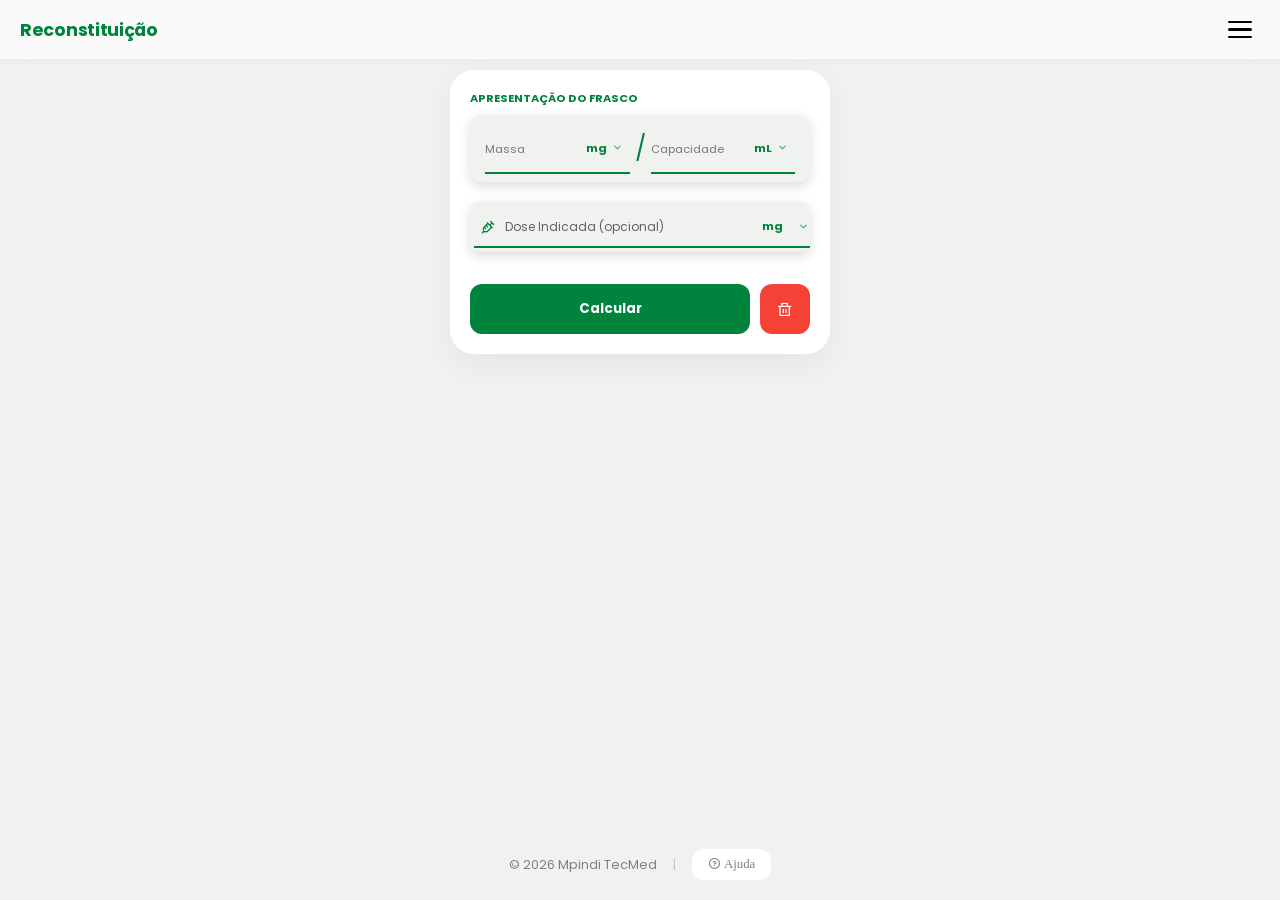
<file: diluicao/index.html>
<!DOCTYPE html>
<html lang="pt-pt">

<head>


    
        <style>
    /* Tema inline para evitar flash branco */
    :root {
        --bg-inline: #f0f2f0;
        --text-inline: #1a2a21;
    }
    
    [data-theme="dark"] {
        --bg-inline: black;
        --text-inline: #f0f2f0;
    }
    
    /* Aplica o fundo imediatamente */
    html {
        background-color: var(--bg-inline);
    }
    
    body {
        background-color: var(--bg-inline);
        color: var(--text-inline);
    }
    
    /* Força o fundo antes do JS carregar */
    body::before {
        display: none;
    }
</style>

<script>
    // Ler tema do localStorage ANTES do CSS carregar
    (function() {
        const tema = localStorage.getItem('tema');
        if (tema === 'dark') {
            document.documentElement.setAttribute('data-theme', 'dark');
            document.body.setAttribute('data-theme', 'dark');
        }
    })();
</script> 

    <meta charset="UTF-8">
    <meta name="viewport" content="width=device-width, initial-scale=1.0">
    <title>Reconstituição | Mpindi TecMed</title>

    <link rel="stylesheet" href="../assets/css/aos.css">
    <link rel="stylesheet" href="../assets/css/remixicon.css">
    <link rel="stylesheet" href="style.css">
</head>

<body>


    <!-- ================================================================== -->
    <!-- NAVEGAÇÃO SUPERIOR -->
    <!-- ================================================================== -->
    <nav class="nav-topo">
        <span class="nav-logo">Reconstituição</span>
        <button class="btn-hamburger" id="btnHamburger" aria-label="Menu">
            <span></span>
            <span></span>
            <span></span>
        </button>
    </nav>
    <!-- ================================================================== -->
    <!-- MENU OVERLAY (70% escuro) -->
    <!-- ================================================================== -->
    <div class="menu-overlay" id="menuOverlay"></div>

    <!-- ================================================================== -->
    <!-- MENU LATERAL (30% transparente à direita) -->
    <!-- ================================================================== -->
    <div class="menu-lateral" id="menuLateral">

        <!-- Cabeçalho do Menu -->
        <div class="menu-header">
            <div class="menu-header-icon">
                <img src="../assets/imagens/logo.png" alt="Logo matClinica">
            </div>
            <h3><span class="matClinica">Mat</span>Clínica</h3>
            <p>Suporte de Decisão Clínica</p>
        </div>

        <!-- Itens do Menu -->
        <div class="menu-items">
            <a href="../index.html" class="menu-item active" data-page="inicio">
                <div class="menu-item-icon">
                    <i class="ri-home-line"></i>
                </div>
                <span>Ferramentas</span>
                <i class="ri-arrow-right-s-line menu-item-arrow"></i>
            </a>

            <a href="../sobre/index.html" class="menu-item" data-page="sobre">
                <div class="menu-item-icon">
                    <i class="ri-information-line"></i>
                </div>
                <span>Sobre</span>
                <i class="ri-arrow-right-s-line menu-item-arrow"></i>
            </a>


            <a href="../ajuda/index.html" class="menu-item" data-page="ajuda">
                <div class="menu-item-icon">
                    <i class="ri-question-line"></i>
                </div>
                <span>Como funciona</span>
                <i class="ri-arrow-right-s-line menu-item-arrow"></i>
            </a>

            <div class="contacto">

                <a href="https://wa.me/244929129797" title="WhatsApp">
                    <i class="ri-whatsapp-line"></i>
                </a>

                <a href="mailto:sebastiaompindi@gmail.com" title="Email">
                    <i class="ri-mail-line"></i>
                </a>
            </div>
        </div>
        <!-- Botão de Tema no Menu -->
        <div class="menu-item tema-toggle-menu" id="themeBtn"
            style="background: none; border: solid 2px white; color: white;">
            <div class="menu-item-icon">
                <i class="ri-moon-line" id="themeIcon"></i>
            </div>
            <span>Mudar Tema</span>
            <i class="ri-arrow-right-s-line menu-item-arrow"></i>
        </div>

        <!-- Rodapé do Menu -->
        <div class="menu-footer">
            <small>© 2026 Mpindi TecMed</small>
            <small>Versão 1.0.0</small>
        </div>
    </div>




    <section class="main-tool">

        <div class="calculator-box" data-aos="fade-up">

            <span class="nota-label">Apresentação do Frasco</span>
            <div class="campos-fundidos" id="caixa_mestre">
                <div class="sub-campo" style="position: relative;">
                    <input type="number" id="massa_valor" placeholder=" ">
                    <label>Massa</label>

                    <!-- Hidden input para manter compatibilidade -->
                    <input type="hidden" id="massa_unidade" value="mg">
                    
                    <!-- Componente personalizado -->
                    <div class="custom-select-diluicao" id="selectMassa">
                        <div class="custom-select-trigger-diluicao" onclick="toggleDiluicaoSelect('massa')">
                            <span class="unidade-texto" id="massaUnidadeSelecionada">mg</span>
                            <i class="ri-arrow-down-s-line unidade-arrow" id="massaUnidadeArrow"></i>
                        </div>
                        <div class="custom-select-options-diluicao" id="massaUnidadeOptions">
                            <!-- Opções geradas dinamicamente -->
                        </div>
                    </div>
                </div>
                <span class="divisor">/</span>
                <div class="sub-campo" style="position: relative;">
                    <input type="number" id="vol_valor" placeholder=" ">
                    <label>Capacidade</label>

                    <!-- Hidden input para manter compatibilidade -->
                    <input type="hidden" id="vol_unidade" value="ml">
                    
                    <!-- Componente personalizado -->
                    <div class="custom-select-diluicao" id="selectVolume">
                        <div class="custom-select-trigger-diluicao" onclick="toggleDiluicaoSelect('volume')">
                            <span class="unidade-texto" id="volumeUnidadeSelecionada">mL</span>
                            <i class="ri-arrow-down-s-line unidade-arrow" id="volumeUnidadeArrow"></i>
                        </div>
                        <div class="custom-select-options-diluicao" id="volumeUnidadeOptions">
                            <!-- Opções geradas dinamicamente -->
                        </div>
                    </div>
                </div>
            </div>

            <div class="entradas_de_dados floating-group" style="margin-top: 20px; position: relative; padding-right: 0;">
                <i class="ri-syringe-line"></i>
                <input type="number" id="dose_indicada" placeholder=" ">
                <label class="label-flutuante">Dose Indicada (opcional)</label>
                
                <!-- Hidden input para manter compatibilidade -->
                <input type="hidden" id="dose_unidade" value="mg">
                
                <!-- Componente personalizado -->
                <div class="custom-select-diluicao" id="selectDose" style="z-index: 1;">
                    <div class="custom-select-trigger-diluicao" onclick="toggleDiluicaoSelect('dose')">
                        <span class="unidade-texto" id="doseUnidadeSelecionada">mg</span>
                        <i class="ri-arrow-down-s-line unidade-arrow" id="doseUnidadeArrow"></i>
                    </div>
                    <div class="custom-select-options-diluicao" id="doseUnidadeOptions">
                        <!-- Opções geradas dinamicamente -->
                    </div>
                </div>
            </div>



            <div class="caxa_de_botoes">
                <button class="botao" onclick="calcularDiluicao()">Calcular</button>
                <div id="limpador" onclick="limparDiluicao()">
                    <i class="ri-delete-bin-line"></i>
                </div>
            </div>
        </div>

        <div class="resultado-display" id="resultado" data-aos="fade-up" style="display: none;"></div>
    </section>

    <footer class="plain-footer">
        <div class="footer-inline">
            <span>&copy; 2026 Mpindi TecMed</span>
            <span class="footer-sep">|</span>
            <a style="background: var(--white); border-radius: 12px; padding: 0.5rem 1rem; border-bottom: none;"
                href="../ajuda/index.html#diluicao" class="ri-question-line ajuda"></i> Ajuda</a>
        </div>
    </footer>


    <script src="../assets/js/aos.js"></script>
    <script src="../assets/js/persistencia.js"></script>
    <script>AOS.init({ duration: 800 });</script>
    <script src="script.js"></script>
</body>

</html>
</file>
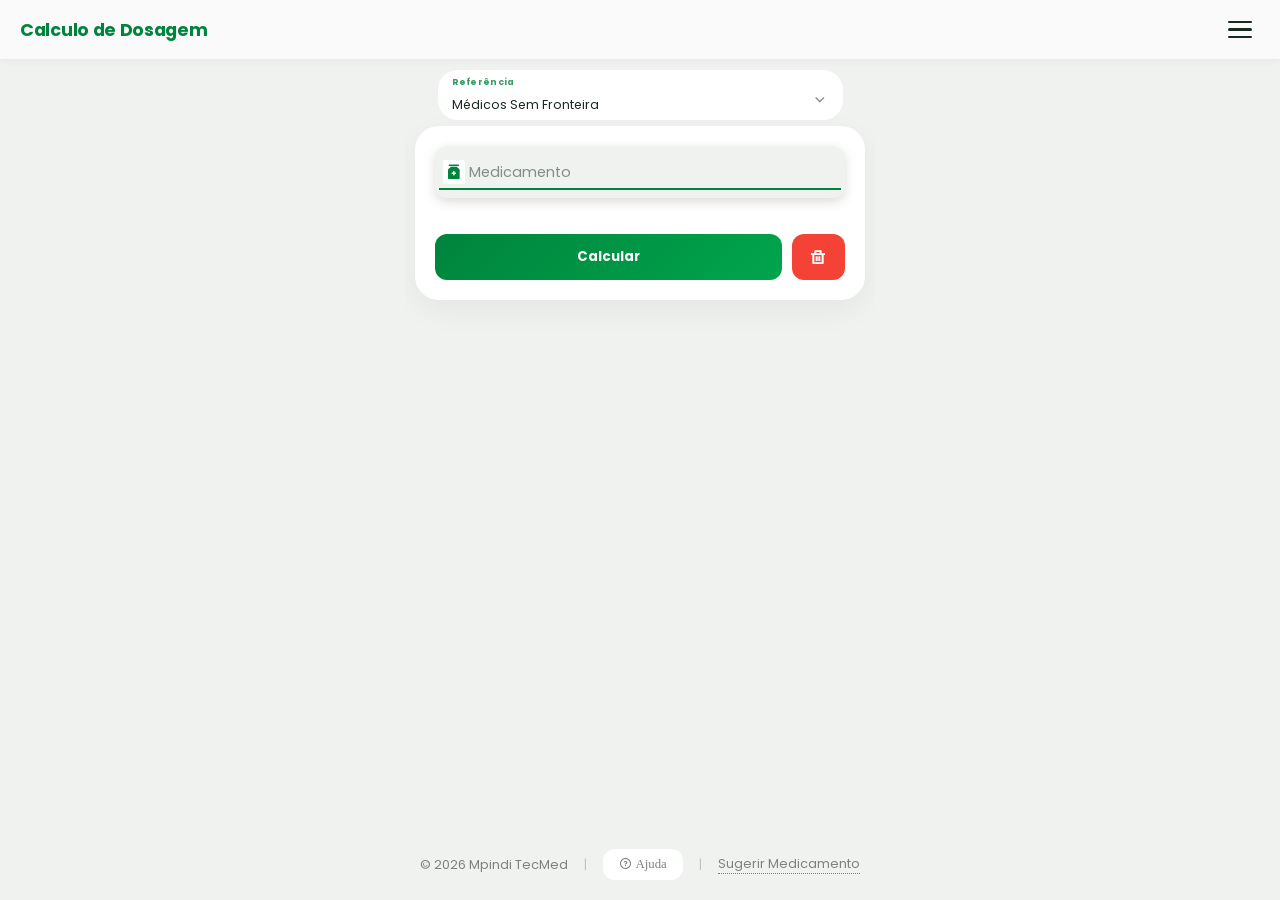
<file: dosagem/index.html>
<!DOCTYPE html>
<html lang="pt-pt">

<head>


    <style>
        /* Tema inline para evitar flash branco */
        :root {
            --bg-inline: #f0f2f0;
            --text-inline: #1a2a21;
        }

        [data-theme="dark"] {
            --bg-inline: black;
            --text-inline: #f0f2f0;
        }

        /* Aplica o fundo imediatamente */
        html {
            background-color: var(--bg-inline);
        }

        body {
            background-color: var(--bg-inline);
            color: var(--text-inline);
        }

        /* Força o fundo antes do JS carregar */
        body::before {
            display: none;
        }
    </style>


    <script>
        // Ler tema do localStorage ANTES do CSS carregar
        (function () {
            const tema = localStorage.getItem('tema');
            if (tema === 'dark') {
                document.documentElement.setAttribute('data-theme', 'dark');
                document.body.setAttribute('data-theme', 'dark');
            }
        })();
    </script>




    <meta charset="UTF-8">
    <meta name="viewport" content="width=device-width, initial-scale=1.0">
    <title>Calculo de Dosagem | Mpindi TecMed</title>
    <link rel="stylesheet" href="style.css">
    <link rel="stylesheet" href="../assets/css/remixicon.css">
    <link rel="stylesheet" href="../assets/css/aos.css">
</head>

<body>
    <!-- ================================================================== -->
    <!-- NAVEGAÇÃO SUPERIOR -->
    <!-- ================================================================== -->
    <nav class="nav-topo">
        <span class="nav-logo">Calculo de Dosagem</span>
        <button class="btn-hamburger" id="btnHamburger" aria-label="Menu">
            <span></span>
            <span></span>
            <span></span>
        </button>
    </nav>

    <!-- ================================================================== -->
    <!-- MENU OVERLAY (70% escuro) -->
    <!-- ================================================================== -->
    <div class="menu-overlay" id="menuOverlay"></div>

    <!-- ================================================================== -->
    <!-- MENU LATERAL (30% transparente à direita) -->
    <!-- ================================================================== -->
    <div class="menu-lateral" id="menuLateral">

        <!-- Cabeçalho do Menu -->
        <div class="menu-header">
            <div class="menu-header-icon">
                <i class="ri-heart-pulse-line"></i>
            </div>
            <h3><span class="matClinica">Mat</span>Clínica</h3>
            <p>Suporte de Decisão Clínica</p>
        </div>

        <!-- Itens do Menu -->
        <div class="menu-items">
            <a href="../index.html" class="menu-item active" data-page="inicio">
                <div class="menu-item-icon">
                    <i class="ri-home-line"></i>
                </div>
                <span>Ferramentas</span>
                <i class="ri-arrow-right-s-line menu-item-arrow"></i>
            </a>

            <a href="../sobre/index.html" class="menu-item" data-page="sobre">
                <div class="menu-item-icon">
                    <i class="ri-information-line"></i>
                </div>
                <span>Sobre</span>
                <i class="ri-arrow-right-s-line menu-item-arrow"></i>
            </a>


            <a href="../ajuda/index.html" class="menu-item" data-page="ajuda">
                <div class="menu-item-icon">
                    <i class="ri-question-line"></i>
                </div>
                <span>Como funciona</span>
                <i class="ri-arrow-right-s-line menu-item-arrow"></i>
            </a>

            <div class="contacto">

                <a href="https://wa.me/244929129797" title="WhatsApp">
                    <i class="ri-whatsapp-line"></i>
                </a>

                <a href="mailto:sebastiaompindi@gmail.com" title="Email">
                    <i class="ri-mail-line"></i>
                </a>
            </div>
        </div>
        <!-- Botão de Tema no Menu -->
        <div class="menu-item tema-toggle-menu" id="themeBtn"
            style="background: none; border: solid 2px white; color: white;">
            <div class="menu-item-icon">
                <i class="ri-moon-line" id="themeIcon"></i>
            </div>
            <span>Mudar Tema</span>
            <i class="ri-arrow-right-s-line menu-item-arrow"></i>
        </div>

        <!-- Rodapé do Menu -->
        <div class="menu-footer">
            <small>© 2026 Mpindi TecMed</small>
            <small>Versão 1.0.0</small>
        </div>
    </div>




    <section class="main-tool">



        <!-- ===== FONTE DE REFERÊNCIA ===== -->
        <div class="fonte-referencia-wrapper">
            <div class="custom-select" id="fonteSelect">
                <div class="custom-select-trigger" onclick="toggleCustomSelect('fonteSelect')">
                    <span class="floating-label">Referência</span>
                    <span id="fonteSelecionada">Médicos Sem Fronteira</span>
                    <i class="ri-arrow-down-s-line" id="fonteArrow"></i>
                </div>
                <div class="custom-select-options" id="fonteOptions">

                    <div class="custom-select-option disabled"
                        style="opacity: 0.6; cursor: default; pointer-events: none; border-bottom: 1px solid rgba(0,0,0,0.06);">
                        <i class="ri-information-line" style="color: #94a3b8;"></i>
                        <div class="option-content">
                            <span class="option-titulo" style="font-size: 0.65rem; font-weight: 400; color: #94a3b8;">
                                Referências cruzadas podem ser aplicadas
                            </span>
                            <span class="option-desc" style="font-size: 0.55rem; color: #94a3b8;">
                                Em caso de insuficiência de dados específicos
                            </span>
                        </div>
                    </div>

                    <div class="custom-select-option selected" data-value="msf" onclick="selecionarFonte('msf')">
                        <i class="ri-earth-line"></i>
                        <div class="option-content">
                            <span class="option-titulo">🌍 Médicos Sem Fronteira</span>
                            <span class="option-desc">Baseado prioritariamente nas diretrizes da OMS,
                                complementadas apenas quando a OMS não disponibiliza recomendações
                                específicas.</span>
                        </div>
                    </div>

                    <div class="custom-select-option" data-value="oms" onclick="selecionarFonte('oms')">
                        <i class="ri-government-line"></i>
                        <div class="option-content">
                            <span class="option-titulo">🇦🇴 🌍 OMS (não disponível)</span>
                            <span class="option-desc">Baseado prioritariamente nas diretrizes da OMS,
                                complementadas apenas quando a OMS não disponibiliza recomendações
                                específicas.</span>
                        </div>
                    </div>
                </div>
            </div>
        </div>




        <div class="calculator-box" data-aos="fade-up">

            <div class="nomeConcentracao">
                <div class="entradas_de_dados floating-group" id="campo_nome">
                    <i class="ri-medicine-bottle-fill"></i>
                    <input type="text" placeholder="Medicamento..." id="nome" autocomplete="off">
                    <label class="label-flutuante" for="nome">Medicamento</label>
                    <div id="sugestoes_box"></div>
                </div>

                <div class="custom-select" id="concentracaoSelect" style="display:none;">
                    <div class="custom-select-trigger" onclick="toggleCustomSelect('concentracaoSelect')">
                        <span class="floating-label">Concentração</span>
                        <span id="concentracaoSelecionada">—</span>
                        <i class="ri-arrow-down-s-line" id="concentracaoArrow"></i>
                    </div>
                    <div class="custom-select-options" id="concentracaoOptions"></div>
                </div>

            </div>

            <!-- ===== PAR: PESO / IDADE ===== -->
            <div class="par-campos" id="parPesoIdade">
                <div class="entradas_de_dados floating-group" id="campo_de_peso">
                    <i class="ri-scales-2-fill"></i>
                    <input type="number" id="peso" placeholder=" ">
                    <label class="label-flutuante">Peso</label>
                    <span class="unidade-fixa">kg</span>
                </div>

                <div class="entradas_de_dados floating-group" id="campo_de_idade">
                    <i class="ri-user-heart-line"></i>
                    <input type="number" id="idade" placeholder=" ">
                    <label class="label-flutuante">Idade</label>

                    <div class="custom-select-temp-local" id="tempLocalSelect">
                        <div class="custom-select-trigger-temp" onclick="toggleTempLocalSelect(event)">
                            <span id="tempLocalSelecionado">anos</span>
                            <i class="ri-arrow-down-s-line" id="tempLocalArrow"></i>
                        </div>
                        <div class="custom-select-options-temp" id="tempLocalOptions">
                            <div class="custom-select-option-temp selected" data-value="365"
                                onclick="selecionarUnidadeIdade('365', event)">
                                <span class="option-label">anos</span>
                            </div>
                            <div class="custom-select-option-temp" data-value="30"
                                onclick="selecionarUnidadeIdade('30', event)">
                                <span class="option-label">meses</span>
                            </div>
                            <div class="custom-select-option-temp" data-value="7"
                                onclick="selecionarUnidadeIdade('7', event)">
                                <span class="option-label">semanas</span>
                            </div>
                            <div class="custom-select-option-temp" data-value="1"
                                onclick="selecionarUnidadeIdade('1', event)">
                                <span class="option-label">dias</span>
                            </div>
                        </div>
                    </div>
                </div>
            </div>

            <!-- ===== PAR: DOSE / DOSE DE MANUTENÇÃO ===== -->
            <div class="par-campos" id="parDose">
                <div class="entradas_de_dados floating-group" id="campo_de_dosagem">
                    <i class="ri-capsule-line"></i>
                    <input type="number" id="dosagem" placeholder=" ">
                    <label class="label-flutuante" id="label_dosagem">Dose</label>
                    <span id="unidade_de_dosagem" class="unidade-fixa">--</span>
                </div>

                <div class="entradas_de_dados floating-group" id="campo_de_dosagem_manutencao" style="display: none;">
                    <i class="ri-capsule-line"></i>
                    <input type="number" id="dosagem_manutencao" placeholder=" ">
                    <label class="label-flutuante">Dose (manutenção)</label>
                    <span id="unidade_de_dosagem_manutencao" class="unidade-fixa">--</span>
                </div>
            </div>

            <!-- ===== LINHA PARTILHADA: VIA / INTERVALO / POPULAÇÃO =====
                 Via e População vivem sempre aqui. O intervalo de ataque
                 também vive aqui -- exceto quando o de manutenção também
                 está ativo, caso em que o JS o move para linhaIntervaloDuplo. -->
            <div class="linha-secundaria" id="linhaSecundaria">
                <div class="custom-select" id="viaSelect" style="display:none;">
                    <div class="custom-select-trigger" onclick="toggleCustomSelect('viaSelect')">
                        <span class="floating-label">Via</span>
                        <span id="viaSelecionada">—</span>
                        <i class="ri-arrow-down-s-line" id="viaArrow"></i>
                    </div>
                    <div class="custom-select-options" id="viaOptions"></div>
                </div>

                <div class="custom-select" id="intervaloSelect" style="display:none;">
                    <div class="custom-select-trigger" onclick="toggleCustomSelect('intervaloSelect')">
                        <span class="floating-label">Intervalo</span>
                        <span id="intervaloSelecionado">—</span>
                        <i class="ri-arrow-down-s-line" id="intervaloArrow"></i>
                    </div>
                    <div class="custom-select-options" id="intervaloOptions"></div>
                </div>

                <div class="custom-select" id="populacaoSelect" style="display:none;">
                    <div class="custom-select-trigger" onclick="toggleCustomSelect('populacaoSelect')">
                        <span class="floating-label">População</span>
                        <span id="populacaoSelecionada">—</span>
                        <i class="ri-arrow-down-s-line" id="populacaoArrow"></i>
                    </div>
                    <div class="custom-select-options" id="populacaoOptions"></div>
                </div>
            </div>

            <!-- ===== LINHA EXCLUSIVA: INTERVALO ATAQUE + MANUTENÇÃO
                 Só usada quando os dois intervalos são realmente diferentes;
                 o JS move o #intervaloSelect para aqui e cria o de manutenção. ==== -->
            <div class="linha-secundaria" id="linhaIntervaloDuplo" style="display:none;">
                <div class="custom-select" id="intervaloManutencaoSelect">
                    <div class="custom-select-trigger" onclick="toggleCustomSelect('intervaloManutencaoSelect')">
                        <span class="floating-label">Intervalo (manutenção)</span>
                        <span id="intervaloManutencaoSelecionado">—</span>
                        <i class="ri-arrow-down-s-line" id="intervaloManutencaoArrow"></i>
                    </div>
                    <div class="custom-select-options" id="intervaloManutencaoOptions"></div>
                </div>
            </div>

            <!-- ===== CONDIÇÃO — linha própria, largura total ===== -->
            <div class="custom-select condicao-select" id="condicaoSelect" style="display:none;">
                <div class="custom-select-trigger" onclick="toggleCustomSelect('condicaoSelect')">
                    <span class="floating-label">Condição / Indicação</span>
                    <span id="condicaoSelecionada">—</span>
                    <i class="ri-arrow-down-s-line" id="condicaoArrow"></i>
                </div>
                <div class="custom-select-options" id="condicaoOptions"></div>
            </div>

            <div class="caxa_de_botoes">
                <button class="botao" onclick="calcular()">Calcular</button>
                <i class="ri-delete-bin-line" id="limpador" onclick="limpar()"></i>
            </div>
        </div>

        <!-- ===== FEEDBACK DE TROCA DE FONTE (agora numa div própria) ===== -->
        <div id="fonteFeedback" class="fonte-feedback-wrapper" style="display:none;"></div>


        <!-- ===== NOTA DE FALLBACK DE REFERÊNCIA ===== -->
        <div id="notaFallbackReferencia" class="nota-fallback-referencia" style="display:none;"></div>

        <div class="resultado-display" id="resultado" data-aos="fade-up" data-aos-delay="100"></div>
    </section>



    <div id="meuModal" class="modal-overlay" style="display: none;">
        <div class="modal-content">
            <h3> <i class="ri-alert-fill"></i>Sistema de Segurança</h3>
            <p id="modalMensagem"></p>
            <button onclick="fecharModal()">Entendido</button>
        </div>
    </div>


    <footer class="plain-footer">
        <div class="footer-inline">
            <span>&copy; 2026 Mpindi TecMed</span>
            <span class="footer-sep">|</span>
            <a style="background: var(--white); border-radius: 12px; padding: 0.5rem 1rem; border-bottom: none;"
                href="../ajuda/index.html#dosagem" class="ri-question-line ajuda"></i> Ajuda</a>
            <span class="footer-sep">|</span>
            <a href="https://wa.me/244929129797?text=Olá!%20Gostaria%20de%20sugerir%20um%20medicamento" target="_blank"
                rel="noopener">Sugerir Medicamento</a>
        </div>
    </footer>



    <script src="../assets/js/xlsx.full.min.js"></script>

    <script src="script.js"></script>
    <script src="../assets/js/persistencia.js"></script>

    <script src="../assets/js/aos.js"></script>

    <script>
        AOS.init({
            duration: 1000,
            once: true
        });
    </script>

</body>

</html>
</file>
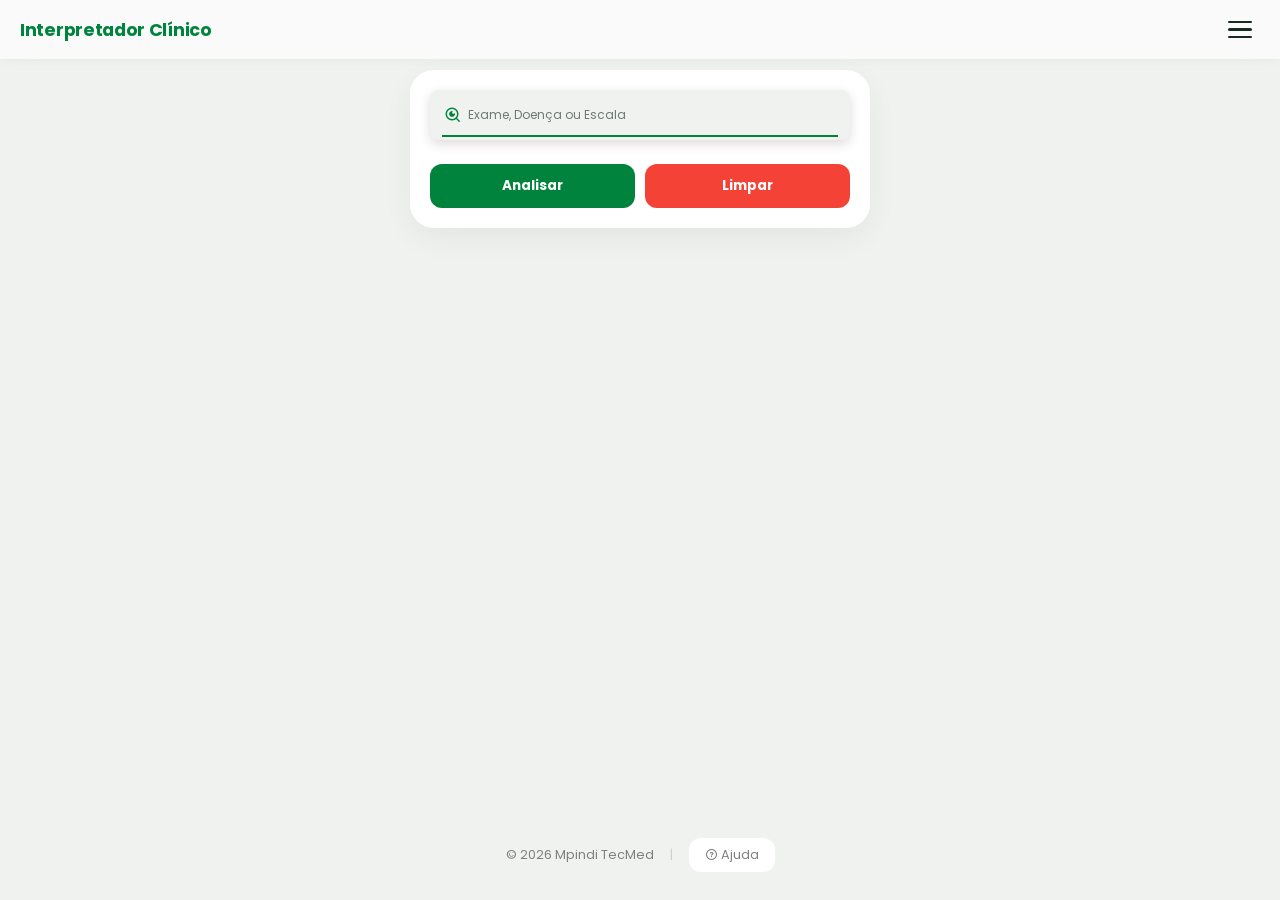
<file: exames/index.html>
<!DOCTYPE html>
<html lang="pt-pt">
<head>
    <style>
    /* Tema inline para evitar flash branco */
    :root {
        --bg-inline: #f0f2f0;
        --text-inline: #1a2a21;
    }
    
    [data-theme="dark"] {
        --bg-inline: black;
        --text-inline: #f0f2f0;
    }
    
    html {
        background-color: var(--bg-inline);
    }
    
    body {
        background-color: var(--bg-inline);
        color: var(--text-inline);
    }
    
    body::before {
        display: none;
    }
    </style>

    <script>
        (function () {
            const tema = localStorage.getItem('tema');
            if (tema === 'dark') {
                document.documentElement.setAttribute('data-theme', 'dark');
                document.body.setAttribute('data-theme', 'dark');
            }
        })();
    </script>

    <meta charset="UTF-8">
    <meta name="viewport" content="width=device-width, initial-scale=1.0">
    <title>Interpretador Clínico | Mpindi TecMed</title>
    <link rel="stylesheet" href="../assets/css/aos.css">
    <link rel="stylesheet" href="../assets/css/remixicon.css">
    <link rel="stylesheet" href="style.css">
</head>
<body>

    <!-- ================================================================== -->
    <!-- NAVEGAÇÃO SUPERIOR                                                -->
    <!-- ================================================================== -->
    <nav class="nav-topo">
        <span class="nav-logo">Interpretador Clínico</span>
        <button class="btn-hamburger" id="btnHamburger" aria-label="Menu">
            <span></span>
            <span></span>
            <span></span>
        </button>
    </nav>

    <!-- ================================================================== -->
    <!-- MENU OVERLAY (70% escuro)                                          -->
    <!-- ================================================================== -->
    <div class="menu-overlay" id="menuOverlay"></div>

    <!-- ================================================================== -->
    <!-- MENU LATERAL (30% transparente à direita)                         -->
    <!-- ================================================================== -->
    <div class="menu-lateral" id="menuLateral">
        <div class="menu-header">
            <div class="menu-header-icon">
                <img src="../assets/imagens/logo.png" alt="Logo matClinica">
            </div>
            <h3><span class="matClinica">Mat</span>Clínica</h3>
            <p>Suporte de Decisão Clínica</p>
        </div>

        <div class="menu-items">
            <a href="../index.html" class="menu-item active" data-page="inicio">
                <div class="menu-item-icon">
                    <i class="ri-home-line"></i>
                </div>
                <span>Ferramentas</span>
                <i class="ri-arrow-right-s-line menu-item-arrow"></i>
            </a>

            <a href="../sobre/index.html" class="menu-item" data-page="sobre">
                <div class="menu-item-icon">
                    <i class="ri-information-line"></i>
                </div>
                <span>Sobre</span>
                <i class="ri-arrow-right-s-line menu-item-arrow"></i>
            </a>

            <a href="../ajuda/index.html" class="menu-item" data-page="ajuda">
                <div class="menu-item-icon">
                    <i class="ri-question-line"></i>
                </div>
                <span>Como funciona</span>
                <i class="ri-arrow-right-s-line menu-item-arrow"></i>
            </a>

            <div class="contacto">
                <a href="https://wa.me/244929129797" title="WhatsApp">
                    <i class="ri-whatsapp-line"></i>
                </a>
                <a href="mailto:sebastiaompindi@gmail.com" title="Email">
                    <i class="ri-mail-line"></i>
                </a>
            </div>
        </div>
        
        <div class="menu-item tema-toggle-menu" id="themeBtn" style="background: none; border: solid 2px white; color: white;">
            <div class="menu-item-icon">
                <i class="ri-moon-line" id="themeIcon"></i>
            </div>
            <span>Mudar Tema</span>
            <i class="ri-arrow-right-s-line menu-item-arrow"></i>
        </div>

        <div class="menu-footer">
            <small>© 2026 Mpindi TecMed</small>
            <small>Versão 1.0.0</small>
        </div>
    </div>

    <!-- ================================================================== -->
    <!-- FERRAMENTA PRINCIPAL                                              -->
    <!-- ================================================================== -->
<section class="main-tool">
    <div class="calculator-box" data-aos="fade-up">
        <!-- Campo de busca -->
        <div class="entradas_de_dados" style="position: relative;">
            <i class="ri-search-eye-line"></i>
            <input type="text" id="exame_nome" placeholder=" " autocomplete="off">
            <label class="label-flutuante">Exame, Doença ou Escala</label>
            <div id="sugestoes_box" class="sugestoes-box"></div>
        </div>

        <!-- Campo de valor único (exames simples) -->
        <div class="entradas_de_dados" style="position: relative; margin-top: 10px; display: none;" id="campo_valor_container">
            <i class="ri-ruler-2-line"></i>
            <input type="number" step="0.01" id="exame_valor" placeholder=" ">
            <label class="label-flutuante">Resultado do exame</label>
            <p class="unidade-tag" id="unidade_display">--</p>
        </div>

        <!-- Container para campos dinâmicos (selects personalizados em grid 2 colunas) -->
        <div id="campos_dinamicos_container" style="display: none; width: 100%; margin-top: 10px;"></div>

        <!-- Botões -->
        <div class="caxa_de_botoes">
            <button class="botao" id="btnAnalisar">Analisar</button>
            <button class="botao" id="btnLimpar" style="background: #f44336;">Limpar</button>
        </div>
    </div>

    <!-- Resultado -->
    <div class="resultado-display" id="resultado" data-aos="fade-up"></div>
</section>
    <!-- ================================================================== -->
    <!-- FOOTER                                                             -->
    <!-- ================================================================== -->
    <footer class="plain-footer">
        <div class="footer-inline">
            <span>&copy; 2026 Mpindi TecMed</span>
            <span class="footer-sep">|</span>
            <a style="background: var(--white); border-radius: 12px; padding: 0.5rem 1rem; border-bottom: none;"
                href="../ajuda/index.html#exames"><i class="ri-question-line"></i> Ajuda</a>
        </div>
    </footer>

    <!-- ================================================================== -->
    <!-- SCRIPTS                                                            -->
    <!-- ================================================================== -->
    <script src="../assets/js/aos.js"></script>
    <script src="../assets/js/persistencia.js"></script>
    <script>AOS.init({duration: 800});</script>
    <script src="script.js"></script>
</body>
</html>
</file>
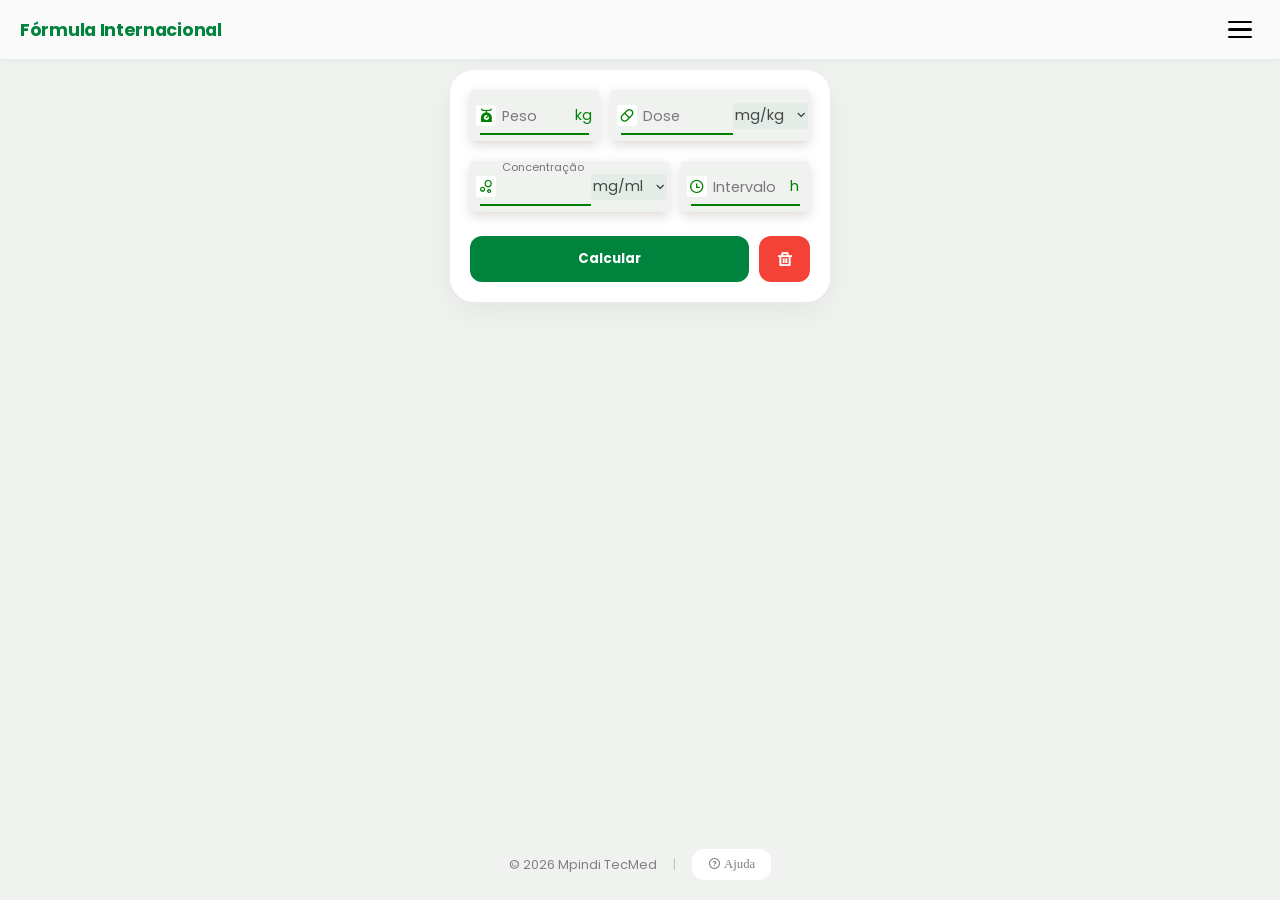
<file: formula_internacional/index.html>
<html lang="pt-pt">

<head>
    
    <style>
        /* Tema inline para evitar flash branco */
        :root {
            --bg-inline: #f0f2f0;
            --text-inline: #1a2a21;
        }
        
        [data-theme="dark"] {
            --bg-inline: black;
            --text-inline: #f0f2f0;
        }
        
        /* Aplica o fundo imediatamente */
        html {
            background-color: var(--bg-inline);
        }
        
        body {
            background-color: var(--bg-inline);
            color: var(--text-inline);
        }
        
        /* Força o fundo antes do JS carregar */
        body::before {
            display: none;
        }
    </style>
    
    <script>
        // Ler tema do localStorage ANTES do CSS carregar
        (function() {
            const tema = localStorage.getItem('tema');
            if (tema === 'dark') {
                document.documentElement.setAttribute('data-theme', 'dark');
                document.body.setAttribute('data-theme', 'dark');
            }
        })();
    </script>
    
    
    
    <meta charset="UTF-8">
    <meta name="viewport" content="width=device-width, initial-scale=1.0">
    <title>Fórmula Internacional | Mpindi TecMed</title>
    <link rel="stylesheet" href="../assets/css/remixicon.css">
    <link rel="stylesheet" href="../assets/css/aos.css">
    <link rel="stylesheet" href="style.css">
</head>

<body>
    
    
    
    
    <!-- ================================================================== -->
    <!-- NAVEGAÇÃO SUPERIOR -->
    <!-- ================================================================== -->
    <nav class="nav-topo">
        <span class="nav-logo">Fórmula Internacional</span>
        <button class="btn-hamburger" id="btnHamburger" aria-label="Menu">
            <span></span>
            <span></span>
            <span></span>
        </button>
    </nav>
    
    <!-- ================================================================== -->
    <!-- MENU OVERLAY (70% escuro) -->
    <!-- ================================================================== -->
    <div class="menu-overlay" id="menuOverlay"></div>
    
    <!-- ================================================================== -->
    <!-- MENU LATERAL (30% transparente à direita) -->
    <!-- ================================================================== -->
    <div class="menu-lateral" id="menuLateral">
        
        <!-- Cabeçalho do Menu -->
        <div class="menu-header">
            <div class="menu-header-icon">
                <img src="../assets/imagens/logo.png" alt="Logo matClinica">
            </div>
            <h3><span class="matClinica">Mat</span>Clínica</h3>
            <p>Suporte de Decisão Clínica</p>
        </div>
        
        <!-- Itens do Menu -->
        <div class="menu-items">
            <a href="../index.html" class="menu-item active" data-page="inicio">
                <div class="menu-item-icon">
                    <i class="ri-home-line"></i>
                </div>
                <span>Ferramentas</span>
                <i class="ri-arrow-right-s-line menu-item-arrow"></i>
            </a>
            
            <a href="../sobre/index.html" class="menu-item" data-page="sobre">
                <div class="menu-item-icon">
                    <i class="ri-information-line"></i>
                </div>
                <span>Sobre</span>
                <i class="ri-arrow-right-s-line menu-item-arrow"></i>
            </a>
            
            
            <a href="../ajuda/index.html" class="menu-item" data-page="ajuda">
                <div class="menu-item-icon">
                    <i class="ri-question-line"></i>
                </div>
                <span>Como funciona</span>
                <i class="ri-arrow-right-s-line menu-item-arrow"></i>
            </a>
            
            <div class="contacto">
                
                <a href="https://wa.me/244929129797" title="WhatsApp">
                    <i class="ri-whatsapp-line"></i>
                </a>
                
                <a href="mailto:sebastiaompindi@gmail.com" title="Email">
                    <i class="ri-mail-line"></i>
                </a>
            </div>
        </div>
        <!-- Botão de Tema no Menu -->
        <div class="menu-item tema-toggle-menu" id="themeBtn" style="background: none; border: solid 2px white; color: white;">
            <div class="menu-item-icon">
                <i class="ri-moon-line" id="themeIcon"></i>
            </div>
            <span>Mudar Tema</span>
            <i class="ri-arrow-right-s-line menu-item-arrow"></i>
        </div>
        
        <!-- Rodapé do Menu -->
        <div class="menu-footer">
            <small>© 2026 Mpindi TecMed</small>
            <small>Versão 1.0.0</small>
        </div>
    </div>
    
    
    
    <section class="main-tool">
        
        
        <div class="calculator-box" data-aos="fade-up">
            
            <div class="container-campos">
                <div class="entradas_de_dados" style="grid-column: span 2;">
                    <i class="ri-scales-2-fill"></i>
                    <input type="number" placeholder="Peso..." id="peso">
                    <label class="label-flutuante">Peso</label>
                    <p>kg</p>
                </div>
                
                <!-- ============================================================ -->
                <!-- SELECT DE DOSAGEM - COMPONENTE PERSONALIZADO                  -->
                <!-- ============================================================ -->
                <div class="entradas_de_dados" style="grid-column: span 3; position: relative; padding-right: 0;" >
                    <i class="ri-capsule-line"></i>
                    <input type="number" placeholder="Dosagem..." id="dosagem">
                    <label class="label-flutuante">Dose</label>
                    
                    <!-- Hidden input para manter compatibilidade -->
                    <input type="hidden" id="unidade_de_dosagem" value="1">
                    
                    <!-- Componente personalizado -->
                    <div class="custom-select-unidade" id="selectDosagem">
                        <div class="custom-select-trigger-unidade" onclick="toggleUnidadeSelect('dosagem')">
                            <span class="unidade-texto" id="unidadeDosagemSelecionada">mg/kg</span>
                            <i class="ri-arrow-down-s-line unidade-arrow" id="unidadeDosagemArrow"></i>
                        </div>
                        <div class="custom-select-options-unidade" id="unidadeDosagemOptions">
                            <!-- Opções geradas dinamicamente pelo JavaScript -->
                        </div>
                    </div>
                </div>
                
                <!-- ============================================================ -->
                <!-- SELECT DE CONCENTRAÇÃO - COMPONENTE PERSONALIZADO            -->
                <!-- ============================================================ -->
                <div class="entradas_de_dados" style="grid-column: span 3; position: relative; padding-right: 0;">
                    <i class="ri-bubble-chart-line"></i>
                    <input type="number" placeholder=" " id="concentracao">
                    <label class="label-flutuante">Concentração</label>
                    
                    <!-- Hidden input para manter compatibilidade -->
                    <input type="hidden" id="unidade_de_concentracao" value="1">
                    
                    <!-- Componente personalizado -->
                    <div class="custom-select-unidade" id="selectConcentracao">
                        <div class="custom-select-trigger-unidade" onclick="toggleUnidadeSelect('concentracao')">
                            <span class="unidade-texto" id="unidadeConcentracaoSelecionada">mg/ml</span>
                            <i class="ri-arrow-down-s-line unidade-arrow" id="unidadeConcentracaoArrow"></i>
                        </div>
                        <div class="custom-select-options-unidade" id="unidadeConcentracaoOptions">
                            <!-- Opções geradas dinamicamente pelo JavaScript -->
                        </div>
                    </div>
                </div>
                <div class="entradas_de_dados" style="grid-column: span 2;">
                    <i class="ri-time-line"></i>
                    <input type="number" placeholder="Intervalo..." id="intervalo">
                    <label class="label-flutuante">Intervalo</label>
                    <p>h</p>
                </div>
                
                
            </div>
            
            
            
            <div class="caxa_de_botoes">
                <button class="botao" onclick="calcular()">Calcular</button>
                <i class="ri-delete-bin-line" id="limpador" onclick="limpar()"></i>
            </div>
            
        </div>
        <p class="resultado-display" id="resultado" data-aos="fade-up" data-aos-delay="100"></p>
        
        
    </section>
    
    
    
    <footer class="plain-footer">
        <div class="footer-inline">
            <span>&copy; 2026 Mpindi TecMed</span>
            <span class="footer-sep">|</span>
            <a style="background: var(--white); border-radius: 12px; padding: 0.5rem 1rem; border-bottom: none;" href="../ajuda/index.html#internacional" class="ri-question-line ajuda"></i> Ajuda</a>
        </div>
    </footer>
    
    <script src="script.js"></script>
    <script src="../assets/js/aos.js"></script>
    <script src="../assets/js/persistencia.js"></script>
    <script>
        AOS.init({
            duration: 1000,
            once: true
        });
    </script>
</body>

</html>
</file>
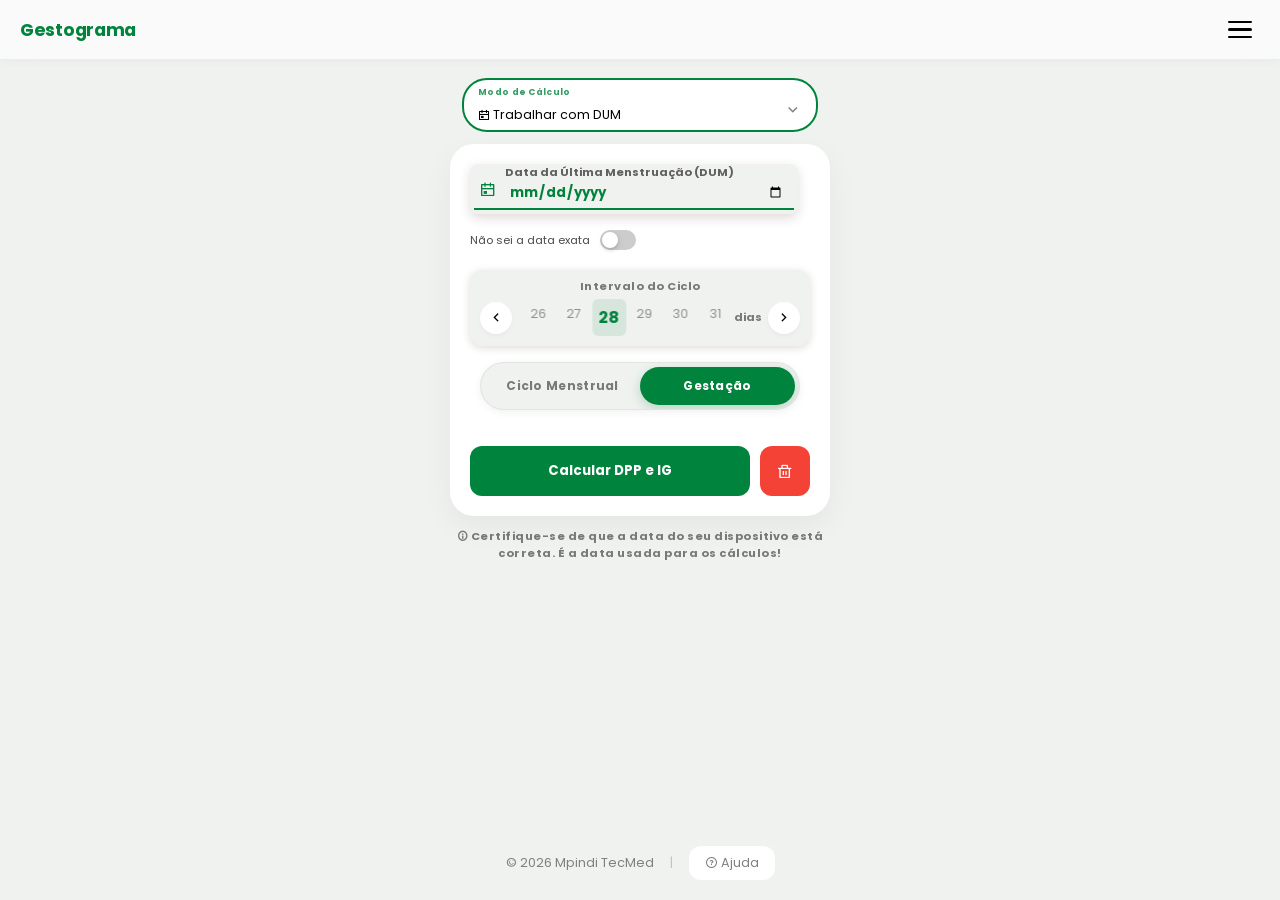
<file: gestograma/index.html>
<!DOCTYPE html>
<html lang="pt-pt">

<head>
    <style>
        /* Tema inline para evitar flash branco */
        :root {
            --bg-inline: #f0f2f0;
            --text-inline: #1a2a21;
        }
        
        [data-theme="dark"] {
            --bg-inline: black;
            --text-inline: #f0f2f0;
        }
        
        html {
            background-color: var(--bg-inline);
        }
        
        body {
            background-color: var(--bg-inline);
            color: var(--text-inline);
        }
        
        body::before {
            display: none;
        }
    </style>
    
    <script>
        (function() {
            const tema = localStorage.getItem('tema');
            if (tema === 'dark') {
                document.documentElement.setAttribute('data-theme', 'dark');
                document.body.setAttribute('data-theme', 'dark');
            }
        })();
    </script>
    
    <meta charset="UTF-8">
    <meta name="viewport" content="width=device-width, initial-scale=1.0">
    <title>Obstetrícia | Mpindi TecMed</title>
    <link rel="stylesheet" href="../assets/css/aos.css">
    <link rel="stylesheet" href="../assets/css/remixicon.css">
    <link rel="stylesheet" href="style.css">
</head>

<body>
    
    <!-- ================================================================== -->
    <!-- NAVEGAÇÃO SUPERIOR -->
    <!-- ================================================================== -->
    <nav class="nav-topo">
        <span class="nav-logo">Gestograma</span>
        <button class="btn-hamburger" id="btnHamburger" aria-label="Menu">
            <span></span>
            <span></span>
            <span></span>
        </button>
    </nav>
    
    <!-- ================================================================== -->
    <!-- MENU OVERLAY -->
    <!-- ================================================================== -->
    <div class="menu-overlay" id="menuOverlay"></div>
    
    <!-- ================================================================== -->
    <!-- MENU LATERAL -->
    <!-- ================================================================== -->
    <div class="menu-lateral" id="menuLateral">
        <div class="menu-header">
            <div class="menu-header-icon">
                <img src="../assets/imagens/logo.png" alt="Logo matClinica">
            </div>
            <h3><span class="matClinica">Mat</span>Clínica</h3>
            <p>Suporte de Decisão Clínica</p>
        </div>
        
        <div class="menu-items">
            <a href="../index.html" class="menu-item active" data-page="inicio">
                <div class="menu-item-icon"><i class="ri-home-line"></i></div>
                <span>Ferramentas</span>
                <i class="ri-arrow-right-s-line menu-item-arrow"></i>
            </a>
            <a href="../sobre/index.html" class="menu-item" data-page="sobre">
                <div class="menu-item-icon"><i class="ri-information-line"></i></div>
                <span>Sobre</span>
                <i class="ri-arrow-right-s-line menu-item-arrow"></i>
            </a>
            <a href="../ajuda/index.html" class="menu-item" data-page="ajuda">
                <div class="menu-item-icon"><i class="ri-question-line"></i></div>
                <span>Como funciona</span>
                <i class="ri-arrow-right-s-line menu-item-arrow"></i>
            </a>
            <div class="contacto">
                <a href="https://wa.me/244929129797" title="WhatsApp"><i class="ri-whatsapp-line"></i></a>
                <a href="mailto:sebastiaompindi@gmail.com" title="Email"><i class="ri-mail-line"></i></a>
            </div>
        </div>
        
        <div class="menu-item tema-toggle-menu" id="themeBtn" style="background: none; border: solid 2px white; color: white;">
            <div class="menu-item-icon"><i class="ri-moon-line" id="themeIcon"></i></div>
            <span>Mudar Tema</span>
            <i class="ri-arrow-right-s-line menu-item-arrow"></i>
        </div>
        
        <div class="menu-footer">
            <small>© 2026 Mpindi TecMed</small>
            <small>Versão 1.0.0</small>
        </div>
    </div>
    
    <!-- ================================================================== -->
    <!-- CONTEÚDO PRINCIPAL -->
    <!-- ================================================================== -->
    <section class="main-tool">
        
        
        
        <!-- ========================================================== -->
        <!-- SELECT PERSONALIZADO - MODO DE CÁLCULO                     -->
        <!-- ========================================================== -->
        <div class="modo-select-container" id="modoSelectContainer">
            <div class="custom-select" id="customSelect">
                <div class="custom-select-trigger" onclick="toggleModoSelect()">
                    <span class="floating-label">Modo de Cálculo</span>
                    <span id="modoSelecionado">Trabalhar com DUM</span>
                    <i class="ri-arrow-down-s-line" id="modoArrow"></i>
                </div>
                <div class="custom-select-options" id="modoOptions">
                    <div class="custom-select-option" data-value="dum" onclick="selecionarModo('dum')">
                        <i class="ri-calendar-event-line"></i>
                        <div class="option-content">
                            <span class="option-titulo">Trabalhar com DUM</span>
                            <span class="option-desc">Usar a Data da Última Menstruação para calcular o progresso da gestação ou ciclo menstrual</span>
                        </div>
                    </div>
                    <div class="custom-select-option" data-value="ig" onclick="selecionarModo('ig')">
                        <i class="ri-bar-chart-2-line"></i>
                        <div class="option-content">
                            <span class="option-titulo">Trabalhar com Idade Gestacional</span>
                            <span class="option-desc">Use a Idade Gestacional por ecografia para calcular a DPP e DUM</span>
                        </div>
                    </div>
                    <div class="custom-select-option" data-value="dpp" onclick="selecionarModo('dpp')">
                        <i class="ri-calendar-event-fill"></i>
                        <div class="option-content">
                            <span class="option-titulo">Trabalhar com a DPP</span>
                            <span class="option-desc">Use a DPP para achar a DUM e o progresso da gestação se possível</span>
                        </div>
                    </div>
                    <div class="custom-select-option" data-value="au" onclick="selecionarModo('au')">
                        <i class="ri-ruler-line"></i>
                        <div class="option-content">
                            <span class="option-titulo">Trabalhar com Altura Uterina</span>
                            <span class="option-desc">Use a Altura Uterina para ter um valor aproximado da idade Gestacional</span>
                        </div>
                    </div>
                </div>
            </div>
        </div>
        
        
        
        
        
        
        <div class="calculator-box" data-aos="fade-up">
            
            <!-- ========================================================== -->
            <!-- CAMPOS DINÂMICOS                                            -->
            <!-- ========================================================== -->
            <div class="campos-dinamicos-container" id="camposContainer">
                
                <!-- MODO 1: DUM -->
                <div class="modo-campos active" data-modo="dum">
                    <div class="entradas_de_dados floating-group" id="dumField">
                        <i class="ri-calendar-event-line"></i>
                        <input type="date" id="dum_data" placeholder=" ">
                        <label class="label-flutuante">Data da Última Menstruação (DUM)</label>
                    </div>
                    
                    
                    <!-- Campos da semana (Mês + Semana + Ano) -->
                    <div class="campos-semana" id="camposSemana">
                        
                        <label class="intervalo-label" style="grid-column: span 3;">Se não sabe a DUM, diga quando ela aconteceu</label>
                        
                        <div class="entradas_de_dados floating-group" style="flex: 2;">
                            <i class="ri-calendar-event-line"></i>
                            <select id="mes_dum">
                                <option value="0">Janeiro</option>
                                <option value="1">Fevereiro</option>
                                <option value="2">Março</option>
                                <option value="3">Abril</option>
                                <option value="4">Maio</option>
                                <option value="5">Junho</option>
                                <option value="6">Julho</option>
                                <option value="7">Agosto</option>
                                <option value="8">Setembro</option>
                                <option value="9">Outubro</option>
                                <option value="10">Novembro</option>
                                <option value="11">Dezembro</option>
                            </select>
                            <label class="label-flutuante">Mês</label>
                        </div>
                        
                        <div class="entradas_de_dados floating-group" style="flex: 1;">
                            <i class="ri-calendar-event-line"></i>
                            <select id="semana_dum">
                                <option value="1">1ª semana</option>
                                <option value="2" selected>2ª semana</option>
                                <option value="3">3ª semana</option>
                                <option value="4">4ª semana</option>
                            </select>
                            <label class="label-flutuante">Semana</label>
                        </div>
                        <div class="entradas_de_dados floating-group" style="flex: 1;">
                            <i class="ri-calendar-event-line"></i>
                            <select id="ano_dum">
                                <option value="2025">2025</option>
                                <option value="2026" selected>2026</option>
                            </select>
                            <label class="label-flutuante">Ano</label>
                        </div>
                    </div>
                    
                    
                    <div class="toggle-naosei-container">
                        <label class="toggle-naosei-label">
                            <span class="toggle-naosei-text">Não sei a data exata</span>
                            <input type="checkbox" id="toggleNaoSeiDum">
                            <span class="toggle-naosei-slider"></span>
                        </label>
                    </div>
                    
                </div>
                
                <!-- MODO 2: IG -->
                <div class="modo-campos" data-modo="ig">
                    <div class="entradas_de_dados floating-group" style="flex: 1;">
                        <i class="ri-calendar-event-line"></i>
                        <input type="number" id="ig_semanas" placeholder=" " min="0" max="44">
                        <label class="label-flutuante">Semanas</label>
                    </div>
                    <div class="entradas_de_dados floating-group" style="flex: 1;">
                        <i class="ri-calendar-event-line"></i>
                        <input type="number" id="ig_dias" placeholder=" " min="0" max="6">
                        <label class="label-flutuante">Dias</label>
                    </div>
                </div>
                
                <!-- MODO 3: DPP -->
                <div class="modo-campos" data-modo="dpp">
                    <div class="entradas_de_dados floating-group">
                        <i class="ri-calendar-event-line"></i>
                        <input type="date" id="dpp_data" placeholder=" ">
                        <label class="label-flutuante">Data Provável do Parto (DPP)</label>
                    </div>
                </div>
                
                <!-- MODO 4: AU -->
                <div class="modo-campos" data-modo="au">
                    <div class="entradas_de_dados floating-group">
                        <i class="ri-ruler-line"></i>
                        <input type="number" id="altura_uterina" placeholder=" " step="0.5" min="0" max="50">
                        <label class="label-flutuante">Altura Uterina (cm)</label>
                    </div>
                </div>
                
            </div>
            
            <!-- INTERVALO (21-31 com navegação) -->
            <div class="intervalo-container">
                <label class="intervalo-label">Intervalo do Ciclo</label>
                <div class="intervalo-selector">
                    <button class="intervalo-btn" id="intervaloMenos" aria-label="Diminuir">
                        <i class="ri-arrow-left-s-line"></i>
                    </button>
                    <div class="intervalo-valores-wrapper">
                        <div class="intervalo-valores" id="intervaloValores">
                            <span class="intervalo-valor" data-valor="21">21</span>
                            <span class="intervalo-valor" data-valor="22">22</span>
                            <span class="intervalo-valor" data-valor="23">23</span>
                            <span class="intervalo-valor" data-valor="24">24</span>
                            <span class="intervalo-valor" data-valor="25">25</span>
                            <span class="intervalo-valor" data-valor="26">26</span>
                            <span class="intervalo-valor" data-valor="27">27</span>
                            <span class="intervalo-valor ativo" data-valor="28">28</span>
                            <span class="intervalo-valor" data-valor="29">29</span>
                            <span class="intervalo-valor" data-valor="30">30</span>
                            <span class="intervalo-valor" data-valor="31">31</span>
                        </div>
                    </div>
                    <span class="intervalo-unidade">dias</span>
                    <button class="intervalo-btn" id="intervaloMais" aria-label="Aumentar">
                        <i class="ri-arrow-right-s-line"></i>
                    </button>
                </div>
            </div>
            
            <!-- ========================================================== -->
            <!-- TOGGLE HORIZONTAL (aparece apenas no modo DUM)              -->
            <!-- ========================================================== -->
            <div class="toggle-horizontal-container" id="toggleContainer">
                <div class="toggle-horizontal">
                    <input type="checkbox" id="toggleModo">
                    <label for="toggleModo" class="toggle-horizontal-label">
                        <span class="toggle-option toggle-option-left">Ciclo Menstrual</span>
                        <span class="toggle-option toggle-option-right">Gestação</span>
                        <span class="toggle-slider-horizontal"></span>
                    </label>
                </div>
            </div>
            
            <!-- ========================================================== -->
            <!-- BOTÕES                                                      -->
            <!-- ========================================================== -->
            <div class="caxa_de_botoes">
                <button class="botao" id="btnCalcular">Calcular DPP e IG</button>
                <div id="limpador" onclick="limparObstetricia()">
                    <i class="ri-delete-bin-line"></i>
                </div>
            </div>
            
        </div>
        
        <!-- ========================================================== -->
        <!-- RESULTADO                                                   -->
        <!-- ========================================================== -->
        <div class="resultado-display" id="resultado"  style="display: none;"></div>
        
        
        <div style="margin-top: 12px;">
            <span class="intervalo-label"> <i class="ri-information-line"></i> Certifique-se de que a data do seu dispositivo está correta. É a data usada para os cálculos!</span>
        </div>
        
    </section>
    
    <!-- ================================================================== -->
    <!-- FOOTER -->
    <!-- ================================================================== -->
    <footer class="plain-footer">
        <div class="footer-inline">
            <span>&copy; 2026 Mpindi TecMed</span>
            <span class="footer-sep">|</span>
            <a style="background: var(--white); border-radius: 12px; padding: 0.5rem 1rem; border-bottom: none;" href="../ajuda/index.html#gestograma"><i class="ri-question-line"></i> Ajuda</a>
        </div>
    </footer>
    
    <script src="../assets/js/aos.js"></script>
    <script src="../assets/js/persistencia.js"></script>
    <script>
        AOS.init({ duration: 800 });
    </script>
    <script src="script.js"></script>
</body>

</html>
</file>
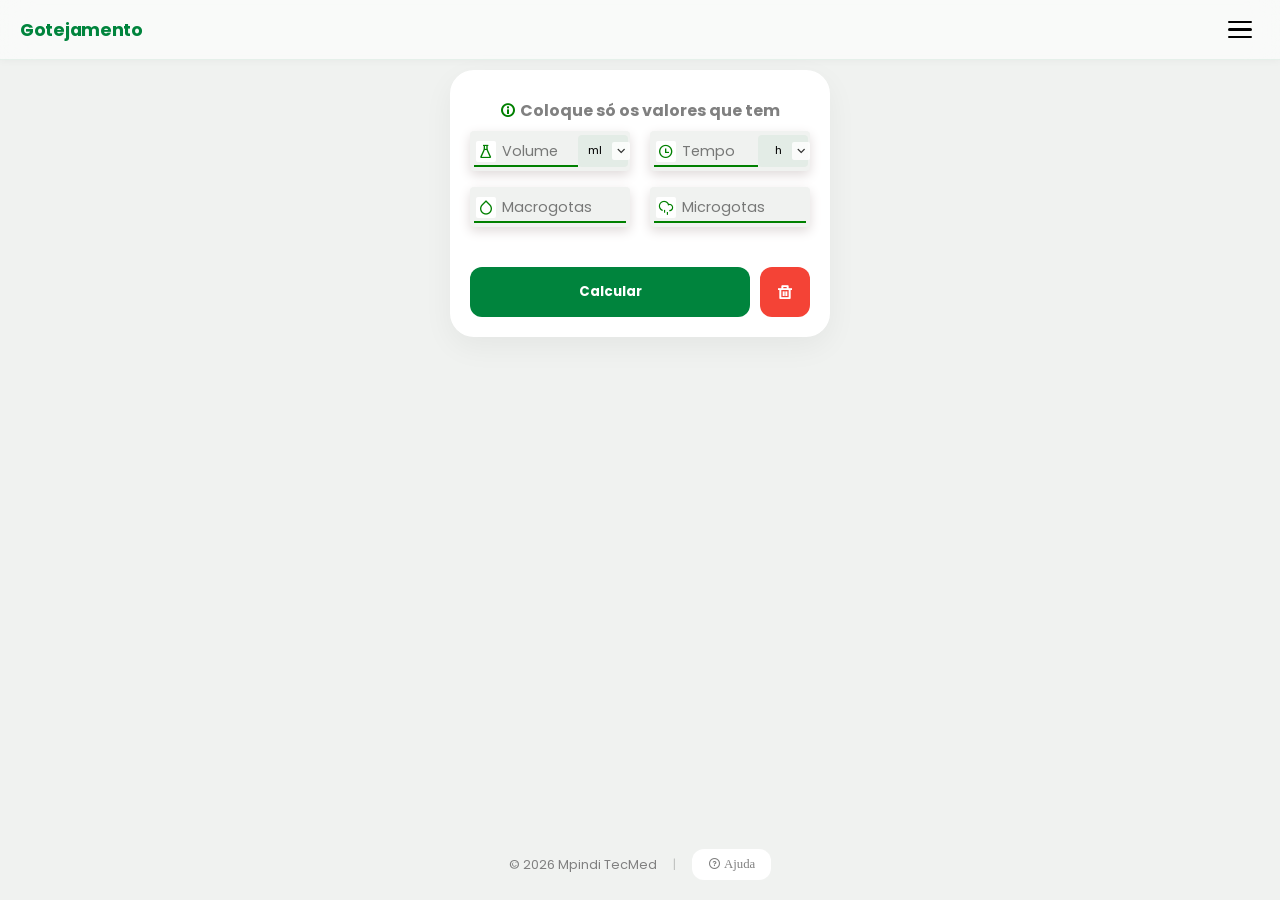
<file: gotejamento/index.html>
<!DOCTYPE html>
<html lang="pt-pt">

<head>

    
        <style>
    /* Tema inline para evitar flash branco */
    :root {
        --bg-inline: #f0f2f0;
        --text-inline: #1a2a21;
    }
    
    [data-theme="dark"] {
        --bg-inline: black;
        --text-inline: #f0f2f0;
    }
    
    /* Aplica o fundo imediatamente */
    html {
        background-color: var(--bg-inline);
    }
    
    body {
        background-color: var(--bg-inline);
        color: var(--text-inline);
    }
    
    /* Força o fundo antes do JS carregar */
    body::before {
        display: none;
    }
</style>

<script>
    // Ler tema do localStorage ANTES do CSS carregar
    (function() {
        const tema = localStorage.getItem('tema');
        if (tema === 'dark') {
            document.documentElement.setAttribute('data-theme', 'dark');
            document.body.setAttribute('data-theme', 'dark');
        }
    })();
</script> 



    <meta charset="UTF-8">
    <meta name="viewport" content="width=device-width, initial-scale=1.0">
    <title>Gotejamento | Mpindi TecMed</title>
    <link rel="stylesheet" href="../assets/css/aos.css">
    <link rel="stylesheet" href="../assets/css/remixicon.css">
    <link rel="stylesheet" href="style.css">
</head>

<body>

    <!-- ================================================================== -->
    <!-- NAVEGAÇÃO SUPERIOR -->
    <!-- ================================================================== -->
    <nav class="nav-topo">
        <span class="nav-logo">Gotejamento</span>
        <button class="btn-hamburger" id="btnHamburger" aria-label="Menu">
            <span></span>
            <span></span>
            <span></span>
        </button>
    </nav>

    <!-- ================================================================== -->
    <!-- MENU OVERLAY (70% escuro) -->
    <!-- ================================================================== -->
    <div class="menu-overlay" id="menuOverlay"></div>

    <!-- ================================================================== -->
    <!-- MENU LATERAL (30% transparente à direita) -->
    <!-- ================================================================== -->
    <div class="menu-lateral" id="menuLateral">

        <!-- Cabeçalho do Menu -->
        <div class="menu-header">
            <div class="menu-header-icon">
                <img src="../assets/imagens/logo.png" alt="Logo matClinica">
            </div>
            <h3><span class="matClinica">Mat</span>Clínica</h3>
            <p>Suporte de Decisão Clínica</p>
        </div>

        <!-- Itens do Menu -->
        <div class="menu-items">
            <a href="../index.html" class="menu-item active" data-page="inicio">
                <div class="menu-item-icon">
                    <i class="ri-home-line"></i>
                </div>
                <span>Ferramentas</span>
                <i class="ri-arrow-right-s-line menu-item-arrow"></i>
            </a>

            <a href="../sobre/index.html" class="menu-item" data-page="sobre">
                <div class="menu-item-icon">
                    <i class="ri-information-line"></i>
                </div>
                <span>Sobre</span>
                <i class="ri-arrow-right-s-line menu-item-arrow"></i>
            </a>


            <a href="../ajuda/index.html" class="menu-item" data-page="ajuda">
                <div class="menu-item-icon">
                    <i class="ri-question-line"></i>
                </div>
                <span>Como funciona</span>
                <i class="ri-arrow-right-s-line menu-item-arrow"></i>
            </a>

            <div class="contacto">

                <a href="https://wa.me/244929129797" title="WhatsApp">
                    <i class="ri-whatsapp-line"></i>
                </a>

                <a href="mailto:sebastiaompindi@gmail.com" title="Email">
                    <i class="ri-mail-line"></i>
                </a>
            </div>
        </div>
        <!-- Botão de Tema no Menu -->
        <div class="menu-item tema-toggle-menu" id="themeBtn"
            style="background: none; border: solid 2px white; color: white;">
            <div class="menu-item-icon">
                <i class="ri-moon-line" id="themeIcon"></i>
            </div>
            <span>Mudar Tema</span>
            <i class="ri-arrow-right-s-line menu-item-arrow"></i>
        </div>

        <!-- Rodapé do Menu -->
        <div class="menu-footer">
            <small>© 2026 Mpindi TecMed</small>
            <small>Versão 1.0.0</small>
        </div>
    </div>



    <section class="main-tool">

        <div class="calculator-box" data-aos="fade-up">
            <p class="nota"><i class="ri-information-line"></i>Coloque só os valores que tem</p>
            <div class="container-campos">
                
                <!-- ============================================================ -->
                <!-- SELECT DE VOLUME - COMPONENTE PERSONALIZADO                   -->
                <!-- ============================================================ -->
                <div class="entradas_de_dados" style="position: relative; padding-right: 0;">
                    <i class="ri-flask-line"></i>
                    <input type="number" placeholder="" id="volume">
                    <label class="label-flutuante">Volume</label>
                    
                    <!-- Hidden input para manter compatibilidade -->
                    <input type="hidden" id="unidade_de_volume" value="1">
                    
                    <!-- Componente personalizado -->
                    <div class="custom-select-unidade" id="selectVolume">
                        <div class="custom-select-trigger-unidade" onclick="toggleUnidadeSelect('volume')">
                            <span class="unidade-texto" id="unidadeVolumeSelecionada">ml</span>
                            <i class="ri-arrow-down-s-line unidade-arrow" id="unidadeVolumeArrow"></i>
                        </div>
                        <div class="custom-select-options-unidade" id="unidadeVolumeOptions">
                            <!-- Opções geradas dinamicamente pelo JavaScript -->
                        </div>
                    </div>
                </div>

                <!-- ============================================================ -->
                <!-- SELECT DE TEMPO - COMPONENTE PERSONALIZADO                   -->
                <!-- ============================================================ -->
                <div class="entradas_de_dados" style="position: relative; padding-right: 0;">
                    <i class="ri-time-line"></i>
                    <input type="number" placeholder="" id="tempo">
                    <label class="label-flutuante">Tempo</label>
                    
                    <!-- Hidden input para manter compatibilidade -->
                    <input type="hidden" id="unidade_de_tempo" value="1">
                    
                    <!-- Componente personalizado -->
                    <div class="custom-select-unidade" id="selectTempo">
                        <div class="custom-select-trigger-unidade" onclick="toggleUnidadeSelect('tempo')">
                            <span class="unidade-texto" id="unidadeTempoSelecionada">h</span>
                            <i class="ri-arrow-down-s-line unidade-arrow" id="unidadeTempoArrow"></i>
                        </div>
                        <div class="custom-select-options-unidade" id="unidadeTempoOptions">
                            <!-- Opções geradas dinamicamente pelo JavaScript -->
                        </div>
                    </div>
                </div>


                <div class="entradas_de_dados" id="campo_de_macrogotas">
                    <i class="ri-drop-line"></i>
                    <input type="number" placeholder="Macrogotas..." id="macrogotas">
                    <label class="label-flutuante">Macrogotas</label>
                </div>
                <div class="entradas_de_dados" id="campo_de_peso">
                    <i class="ri-drizzle-line"></i>
                    <input type="number" placeholder="Microgotas..." id="microgotas">
                    <label class="label-flutuante">Microgotas</label>
                </div>


            </div>



            <div class="caxa_de_botoes">
                <button class="botao" onclick="calcular()">Calcular</button>
                <i class="ri-delete-bin-line" id="limpador" onclick="limpar()"></i>
            </div>
        </div>

        <p class="resultado-display" id="resultado" data-aos="fade-up" data-aos-delay="100"></p>
    </section>


    <footer class="plain-footer">
        <div class="footer-inline">
            <span>&copy; 2026 Mpindi TecMed</span>
            <span class="footer-sep">|</span>
            <a style="background: var(--white); border-radius: 12px; padding: 0.5rem 1rem; border-bottom: none;"
                href="../ajuda/index.html#gotejamento" class="ri-question-line ajuda"></i> Ajuda</a>
        </div>
    </footer>

    <script src="script.js"></script>
    <script src="../assets/js/persistencia.js"></script>
    <!-- JS (antes do fechamento do body) -->
    <script src="../assets/js/aos.js"></script>
    <script>
        AOS.init({
            duration: 800,
            once: true
        });
    </script>
</body>

</html>
</file>
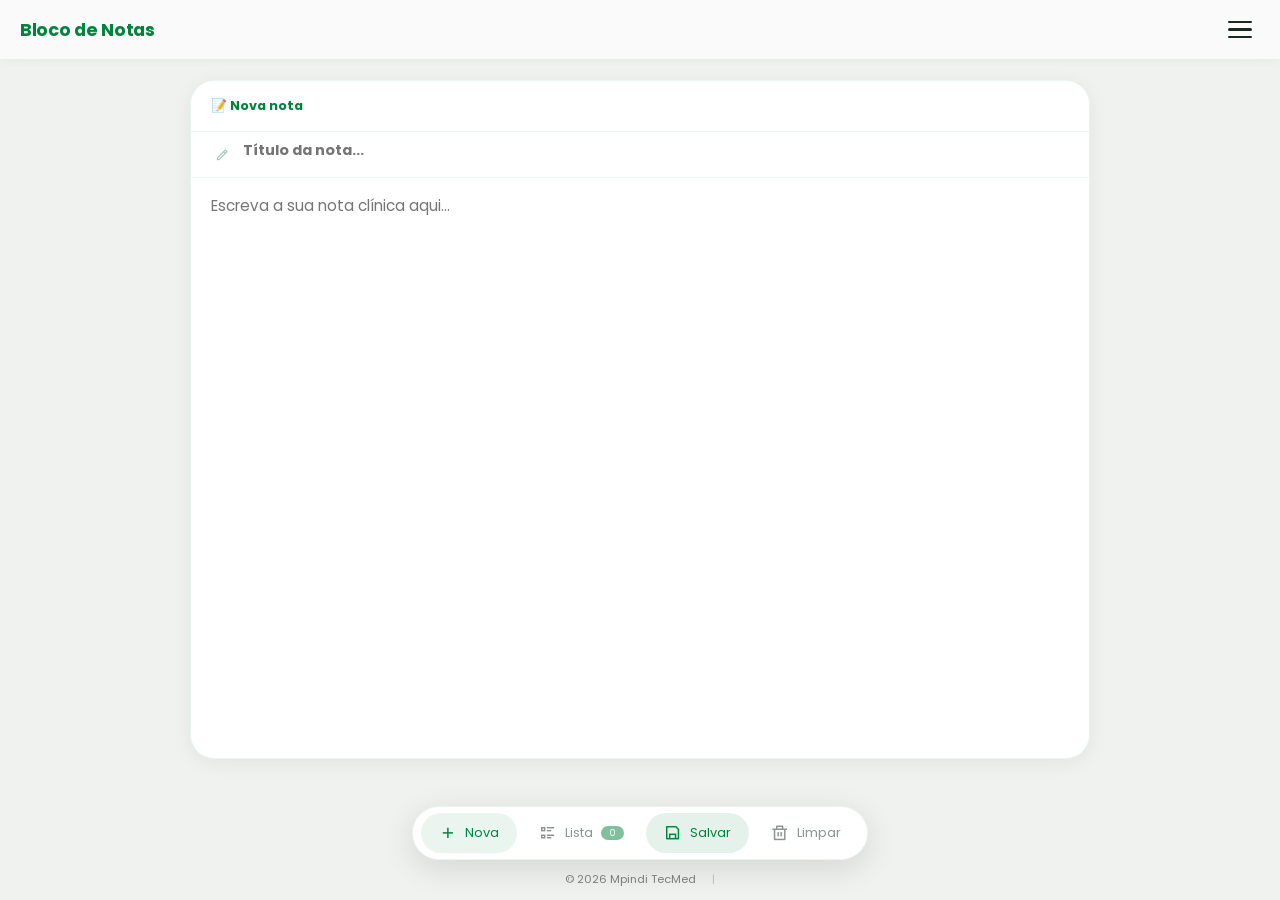
<file: notas/index.html>
<!DOCTYPE html>
<html lang="pt-pt">

<head>
    <style>
        /* Tema inline para evitar flash branco */
        :root {
            --bg-inline: #f0f2f0;
            --text-inline: #1a2a21;
        }

        [data-theme="dark"] {
            --bg-inline: black;
            --text-inline: #f0f2f0;
        }

        html {
            background-color: var(--bg-inline);
        }

        body {
            background-color: var(--bg-inline);
            color: var(--text-inline);
        }

        body::before {
            display: none;
        }
    </style>
    <script>
        (function () {
            const tema = localStorage.getItem('tema');
            if (tema === 'dark') {
                document.documentElement.setAttribute('data-theme', 'dark');
                document.body.setAttribute('data-theme', 'dark');
            }
        })();
    </script>
    <meta charset="UTF-8">
    <meta name="viewport" content="width=device-width, initial-scale=1.0">
    <title>Bloco de Notas | Mpindi TecMed</title>
    <link rel="stylesheet" href="../assets/css/remixicon.css">
    <link rel="stylesheet" href="../assets/css/aos.css">
    <link rel="stylesheet" href="style.css">
</head>

<body>

    <!-- ================================================================== -->
    <!-- NAVEGAÇÃO SUPERIOR -->
    <!-- ================================================================== -->
    <nav class="nav-topo">
        <span class="nav-logo">Bloco de Notas</span>
        <button class="btn-hamburger" id="btnHamburger" aria-label="Menu">
            <span></span>
            <span></span>
            <span></span>
        </button>
    </nav>

    <!-- ================================================================== -->
    <!-- MENU OVERLAY -->
    <!-- ================================================================== -->
    <div class="menu-overlay" id="menuOverlay"></div>

    <!-- ================================================================== -->
    <!-- MENU LATERAL -->
    <!-- ================================================================== -->
    <div class="menu-lateral" id="menuLateral">
        <div class="menu-header">
            <div class="menu-header-icon">
                <img src="../assets/imagens/logo.png" alt="Logo da MatClínica">
            </div>
            <h3><span class="matClinica">Mat</span>Clínica</h3>
            <p>Suporte de Decisão Clínica</p>
        </div>
        <div class="menu-items">
            <a href="../index.html" class="menu-item" data-page="inicio">
                <div class="menu-item-icon"><i class="ri-home-line"></i></div>
                <span>Ferramentas</span>
                <i class="ri-arrow-right-s-line menu-item-arrow"></i>
            </a>
            <a href="../sobre/index.html" class="menu-item" data-page="sobre">
                <div class="menu-item-icon"><i class="ri-information-line"></i></div>
                <span>Sobre</span>
                <i class="ri-arrow-right-s-line menu-item-arrow"></i>
            </a>
            <a href="../ajuda/index.html" class="menu-item" data-page="ajuda">
                <div class="menu-item-icon"><i class="ri-question-line"></i></div>
                <span>Como funciona</span>
                <i class="ri-arrow-right-s-line menu-item-arrow"></i>
            </a>
            <div class="contacto">
                <a href="https://wa.me/244929129797" title="WhatsApp"><i class="ri-whatsapp-line"></i></a>
                <a href="mailto:sebastiaompindi@gmail.com" title="Email"><i class="ri-mail-line"></i></a>
            </div>
        </div>
        <div class="menu-item tema-toggle-menu" id="themeBtn"
            style="background: none; border: solid 2px white; color: white;">
            <div class="menu-item-icon"><i class="ri-moon-line" id="themeIcon"></i></div>
            <span>Mudar Tema</span>
            <i class="ri-arrow-right-s-line menu-item-arrow"></i>
        </div>
        <div class="menu-footer">
            <small>© 2026 Mpindi TecMed</small>
            <small>Versão 1.0.0</small>
        </div>
    </div>

    <!-- ================================================================== -->
    <!-- CONTEÚDO PRINCIPAL -->
    <!-- ================================================================== -->
    <section class="main-tool">

        <!-- ÁREA DE EDIÇÃO -->
        <div id="area-edicao" class="area-edicao">
            <div class="editor-wrapper">
                <div class="editor-header">
                    <div class="editor-header-left">
                        <span id="editor-status" class="editor-status">📝 Nova nota</span>
                        <span class="editor-shortcut"></span>
                    </div>
                    <span id="editor-data" class="editor-data"></span>
                </div>

                <div class="editor-titulo-wrapper">
                    <input type="text" id="editor-titulo" placeholder="Título da nota..." maxlength="60">
                    <i class="ri-pencil-line"></i>
                </div>

                <textarea id="editor-nota" placeholder="Escreva a sua nota clínica aqui..."></textarea>
            </div>
        </div>

        <!-- ÁREA DE LISTA -->
        <div id="area-lista" class="area-lista" style="display: none;">
            <div id="lista-notas" class="lista-notas"></div>
        </div>

        <!-- MENU FLUTUANTE -->
        <div class="menu-flutuante" id="menuFlutuante">
            <button id="btn-nova-nota" class="menu-btn active" title="Nova nota">
                <i class="ri-add-line"></i>
                <span>Nova</span>
            </button>

            <button id="btn-listar-notas" class="menu-btn" title="Ver todas as notas">
                <i class="ri-list-check-2"></i>
                <span>Lista</span>
                <span id="badge-contador" class="badge">0</span>
            </button>

            <button id="btn-salvar" class="menu-btn btn-salvar" title="Salvar nota" style="display: none;">
                <i class="ri-save-line"></i>
                <span>Salvar</span>
            </button>

            <button id="btn-limpar-todas" class="menu-btn danger" title="Limpar todas as notas">
                <i class="ri-delete-bin-line"></i>
                <span>Limpar</span>
            </button>
        </div>
    </section>

    <footer class="plain-footer">
        <div class="footer-inline">
            <span>&copy; 2026 Mpindi TecMed</span>
            <span class="footer-sep">|</span>
        </div>
    </footer>

    <script src="../assets/js/aos.js"></script>
    <script src="../assets/js/persistencia.js"></script>
    <script>AOS.init({ duration: 800 });</script>
    <script src="script.js"></script>
</body>

</html>
</file>
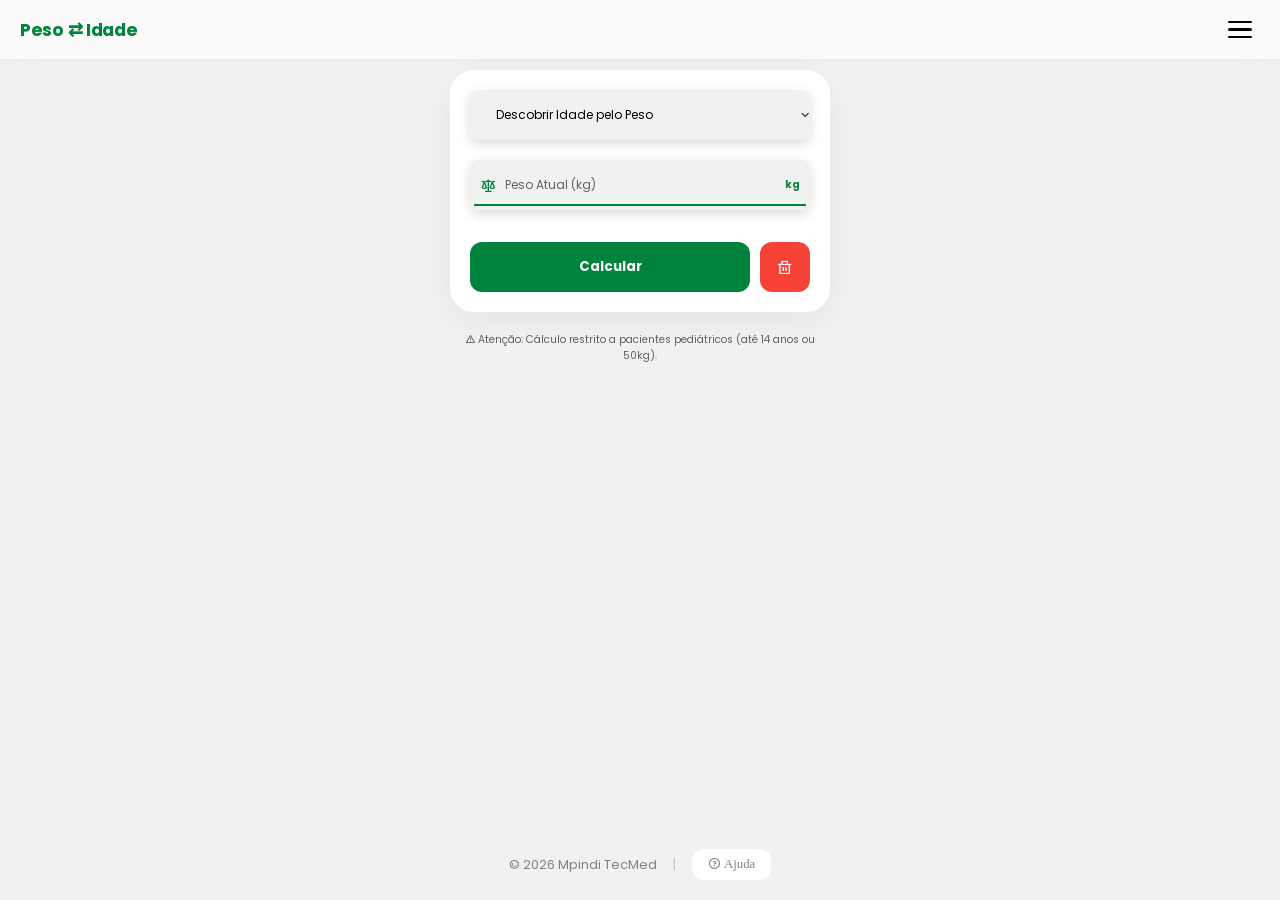
<file: peso_idade/index.html>
<!DOCTYPE html>
<html lang="pt-pt">

<head>
    
    
    <style>
        /* Tema inline para evitar flash branco */
        :root {
            --bg-inline: #f0f2f0;
            --text-inline: #1a2a21;
        }
        
        [data-theme="dark"] {
            --bg-inline: black;
            --text-inline: #f0f2f0;
        }
        
        /* Aplica o fundo imediatamente */
        html {
            background-color: var(--bg-inline);
        }
        
        body {
            background-color: var(--bg-inline);
            color: var(--text-inline);
        }
        
        /* Força o fundo antes do JS carregar */
        body::before {
            display: none;
        }
    </style>
    
    <script>
        // Ler tema do localStorage ANTES do CSS carregar
        (function() {
            const tema = localStorage.getItem('tema');
            if (tema === 'dark') {
                document.documentElement.setAttribute('data-theme', 'dark');
                document.body.setAttribute('data-theme', 'dark');
            }
        })();
    </script>
    
    
    <meta charset="UTF-8">
    <meta name="viewport" content="width=device-width, initial-scale=1.0">
    <title>Antropometria | Mpindi TecMed</title>
    
    <link rel="stylesheet" href="../assets/css/aos.css">
    <link rel="stylesheet" href="../assets/css/remixicon.css">
    <link rel="stylesheet" href="style.css">
</head>

<body>
    
    <!-- ================================================================== -->
    <!-- NAVEGAÇÃO SUPERIOR -->
    <!-- ================================================================== -->
    <nav class="nav-topo">
        <span class="nav-logo">Peso ⇄ Idade</span>
        <button class="btn-hamburger" id="btnHamburger" aria-label="Menu">
            <span></span>
            <span></span>
            <span></span>
        </button>
    </nav>
    
    <!-- ================================================================== -->
    <!-- MENU OVERLAY (70% escuro) -->
    <!-- ================================================================== -->
    <div class="menu-overlay" id="menuOverlay"></div>
    
    <!-- ================================================================== -->
    <!-- MENU LATERAL (30% transparente à direita) -->
    <!-- ================================================================== -->
    <div class="menu-lateral" id="menuLateral">
        
        <!-- Cabeçalho do Menu -->
        <div class="menu-header">
            <div class="menu-header-icon">
                <img src="../assets/imagens/logo.png" alt="Logo matClinica">
            </div>
            <h3><span class="matClinica">Mat</span>Clínica</h3>
            <p>Suporte de Decisão Clínica</p>
        </div>
        
        <!-- Itens do Menu -->
        <div class="menu-items">
            <a href="../index.html" class="menu-item active" data-page="inicio">
                <div class="menu-item-icon">
                    <i class="ri-home-line"></i>
                </div>
                <span>Ferramentas</span>
                <i class="ri-arrow-right-s-line menu-item-arrow"></i>
            </a>
            
            <a href="../sobre/index.html" class="menu-item" data-page="sobre">
                <div class="menu-item-icon">
                    <i class="ri-information-line"></i>
                </div>
                <span>Sobre</span>
                <i class="ri-arrow-right-s-line menu-item-arrow"></i>
            </a>
            
            
            <a href="../ajuda/index.html" class="menu-item" data-page="ajuda">
                <div class="menu-item-icon">
                    <i class="ri-question-line"></i>
                </div>
                <span>Como funciona</span>
                <i class="ri-arrow-right-s-line menu-item-arrow"></i>
            </a>
            
            <div class="contacto">
                
                <a href="https://wa.me/244929129797" title="WhatsApp">
                    <i class="ri-whatsapp-line"></i>
                </a>
                
                <a href="mailto:sebastiaompindi@gmail.com" title="Email">
                    <i class="ri-mail-line"></i>
                </a>
            </div>
        </div>
        <!-- Botão de Tema no Menu -->
        <div class="menu-item tema-toggle-menu" id="themeBtn" style="background: none; border: solid 2px white; color: white;">
            <div class="menu-item-icon">
                <i class="ri-moon-line" id="themeIcon"></i>
            </div>
            <span>Mudar Tema</span>
            <i class="ri-arrow-right-s-line menu-item-arrow"></i>
        </div>
        
        <!-- Rodapé do Menu -->
        <div class="menu-footer">
            <small>© 2026 Mpindi TecMed</small>
            <small>Versão 1.0.0</small>
        </div>
    </div>
    
    
    <section class="main-tool">
        
        
        <div class="calculator-box" data-aos="fade-up">
            
            
            <!-- ============================================================ -->
            <!-- SELECT DE MODO - COMPONENTE PERSONALIZADO (SEM ÍCONE)        -->
            <!-- ============================================================ -->
            <div class="entradas_de_dados full-width" style="margin-bottom: 20px; position: relative; padding-right: 0;">
                <!-- Ícone removido! -->
                
                <!-- Hidden input para manter compatibilidade -->
                <input type="hidden" id="modo_calculo" value="pesoParaIdade">
                
                <!-- Componente personalizado -->
                <div class="custom-select-antropometria" id="selectModo">
                    <div class="custom-select-trigger-antropometria" onclick="toggleModoSelect()">
                        <span class="modo-texto" id="modoSelecionado">Descobrir Idade pelo Peso</span>
                        <i class="ri-arrow-down-s-line modo-arrow" id="modoArrow"></i>
                    </div>
                    <div class="custom-select-options-antropometria" id="modoOptions">
                        <div class="custom-select-option-antropometria" data-value="pesoParaIdade" onclick="selecionarModo('pesoParaIdade', 'Descobrir Idade pelo Peso')">
                            <span class="option-label">Descobrir Idade pelo Peso</span>
                        </div>
                        <div class="custom-select-option-antropometria" data-value="idadeParaPeso" onclick="selecionarModo('idadeParaPeso', 'Descobrir Peso pela Idade')">
                            <span class="option-label">Descobrir Peso pela Idade</span>
                        </div>
                    </div>
                </div>
            </div>
            <div class="entradas_de_dados">
                <i id="icone_input" class="ri-scales-3-line"></i>
                <input type="number" id="valor_entrada" placeholder=" " oninput="removerValorErro()">
                <label id="label_dinamica" class="label-flutuante">Peso (kg)</label>
                <p id="unidade_dinamica">kg</p>
            </div>
            
            <div class="caxa_de_botoes">
                <button class="botao" onclick="calcularAntropometria()">Calcular</button>
                <div id="limpador" onclick="limparAntropometria()">
                    <i class="ri-delete-bin-line"></i>
                </div>
            </div>
        </div>
        
        <div class="resultado-display" id="resultado" data-aos="fade-up" style="display: none;"></div>
        
        <p class="nota"><i class="ri-alert-line"></i> Atenção: Cálculo restrito a pacientes pediátricos (até 14 anos ou 50kg).</p>
    </section>
    
    
    <footer class="plain-footer">
        <div class="footer-inline">
            <span>&copy; 2026 Mpindi TecMed</span>
            <span class="footer-sep">|</span>
            <a style="background: var(--white); border-radius: 12px; padding: 0.5rem 1rem; border-bottom: none;" href="../ajuda/index.html#pesoIdade" class="ri-question-line ajuda"></i> Ajuda</a>
        </div>
    </footer>
    
    
    
    
    
    <script src="../assets/js/aos.js"></script>
    <script src="../assets/js/persistencia.js"></script>
    <script>
        AOS.init({ duration: 800 });
    </script>
    <script src="script.js"></script>
</body>

</html>
</file>
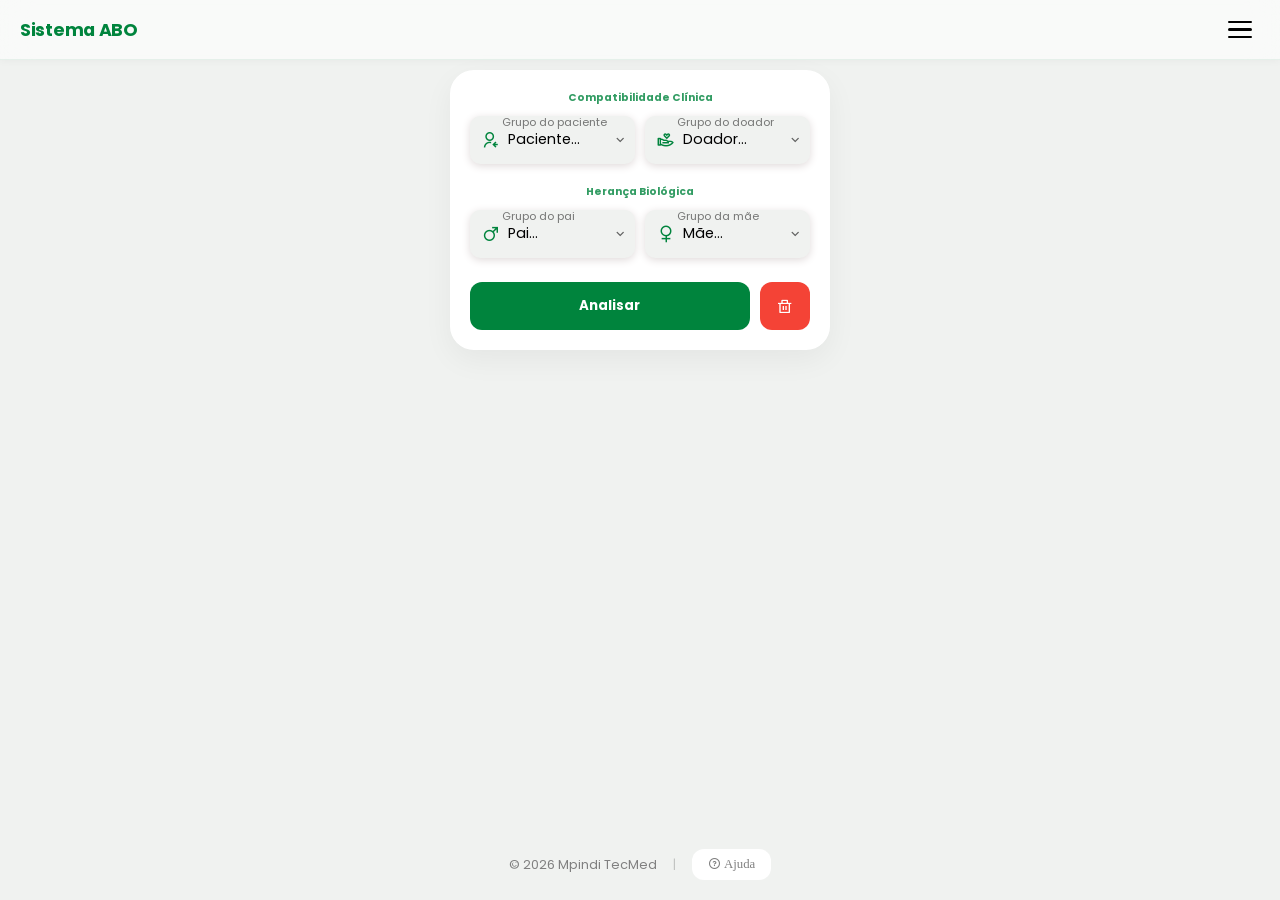
<file: sangue/index.html>
<!DOCTYPE html>
<html lang="pt-pt">
<head>

    
        <style>
    /* Tema inline para evitar flash branco */
    :root {
        --bg-inline: #f0f2f0;
        --text-inline: #1a2a21;
    }
    
    [data-theme="dark"] {
        --bg-inline: black;
        --text-inline: #f0f2f0;
    }
    
    /* Aplica o fundo imediatamente */
    html {
        background-color: var(--bg-inline);
    }
    
    body {
        background-color: var(--bg-inline);
        color: var(--text-inline);
    }
    
    /* Força o fundo antes do JS carregar */
    body::before {
        display: none;
    }
</style>

<script>
    // Ler tema do localStorage ANTES do CSS carregar
    (function() {
        const tema = localStorage.getItem('tema');
        if (tema === 'dark') {
            document.documentElement.setAttribute('data-theme', 'dark');
            document.body.setAttribute('data-theme', 'dark');
        }
    })();
</script> 


    <meta charset="UTF-8">
    <meta name="viewport" content="width=device-width, initial-scale=1.0">
    <title>Grupos Sanguíneos | Mpindi TecMed</title>
    
    <link rel="stylesheet" href="../assets/css/aos.css">
    <link rel="stylesheet" href="../assets/css/remixicon.css">
    <link rel="stylesheet" href="style.css">
</head>
<body>

        <!-- ================================================================== -->
    <!-- NAVEGAÇÃO SUPERIOR -->
    <!-- ================================================================== -->
    <nav class="nav-topo">
        <span class="nav-logo">Sistema ABO</span>
        <button class="btn-hamburger" id="btnHamburger" aria-label="Menu">
            <span></span>
            <span></span>
            <span></span>
        </button>
    </nav>

    <!-- ================================================================== -->
    <!-- MENU OVERLAY (70% escuro) -->
    <!-- ================================================================== -->
    <div class="menu-overlay" id="menuOverlay"></div>

    <!-- ================================================================== -->
    <!-- MENU LATERAL (30% transparente à direita) -->
    <!-- ================================================================== -->
    <div class="menu-lateral" id="menuLateral">

        <!-- Cabeçalho do Menu -->
        <div class="menu-header">
            <div class="menu-header-icon">
                <img src="../assets/imagens/logo.png" alt="Logo matClinica">
            </div>
            <h3><span class="matClinica">Mat</span>Clínica</h3>
            <p>Suporte de Decisão Clínica</p>
        </div>

        <!-- Itens do Menu -->
        <div class="menu-items">
            <a href="../index.html" class="menu-item active" data-page="inicio">
                <div class="menu-item-icon">
                    <i class="ri-home-line"></i>
                </div>
                <span>Ferramentas</span>
                <i class="ri-arrow-right-s-line menu-item-arrow"></i>
            </a>

            <a href="../sobre/index.html" class="menu-item" data-page="sobre">
                <div class="menu-item-icon">
                    <i class="ri-information-line"></i>
                </div>
                <span>Sobre</span>
                <i class="ri-arrow-right-s-line menu-item-arrow"></i>
            </a>


            <a href="../ajuda/index.html" class="menu-item" data-page="ajuda">
                <div class="menu-item-icon">
                    <i class="ri-question-line"></i>
                </div>
                <span>Como funciona</span>
                <i class="ri-arrow-right-s-line menu-item-arrow"></i>
            </a>

            <div class="contacto">
                
                <a href="https://wa.me/244929129797" title="WhatsApp">
                    <i class="ri-whatsapp-line"></i>
                </a>
                
                <a href="mailto:sebastiaompindi@gmail.com" title="Email">
                    <i class="ri-mail-line"></i>
                </a>
            </div>
        </div>
        <!-- Botão de Tema no Menu -->
        <div class="menu-item tema-toggle-menu" id="themeBtn"  style="background: none; border: solid 2px white; color: white;">
            <div class="menu-item-icon">
                <i class="ri-moon-line" id="themeIcon"></i>
            </div>
            <span>Mudar Tema</span>
            <i class="ri-arrow-right-s-line menu-item-arrow"></i>
        </div>

        <!-- Rodapé do Menu -->
        <div class="menu-footer">
            <small>© 2026 Mpindi TecMed</small>
            <small>Versão 1.0.0</small>
        </div>
    </div>


    <section class="main-tool">

        <div class="calculator-box" data-aos="fade-up">
            
            <span class="nota-label">Compatibilidade Clínica</span>
            <div class="grid-sangue">
                <!-- ===== SELECT PACIENTE ===== -->
                <div class="entradas_de_dados" style="position: relative; padding-right: 0;">
                    
                <label class="label-flutuante">Grupo do paciente</label>
                    <i class="ri-user-received-line"></i>
                    <input type="hidden" id="tipo_paciente" value="">
                    <div class="custom-select-sangue" id="selectPaciente">
                        <div class="custom-select-trigger-sangue" onclick="toggleSangueSelect('paciente')">
                            <span class="sangue-texto" id="pacienteSelecionado">Selecione...</span>
                            <i class="ri-arrow-down-s-line sangue-arrow" id="pacienteArrow"></i>
                        </div>
                        <div class="custom-select-options-sangue" id="pacienteOptions">
                            <!-- Opções geradas dinamicamente -->
                        </div>
                    </div>
                </div>

                <!-- ===== SELECT DOADOR ===== -->
                <div class="entradas_de_dados" style="position: relative; padding-right: 0;">
                    
                <label class="label-flutuante">Grupo do doador</label>
                    <i class="ri-hand-heart-line"></i>
                    <input type="hidden" id="tipo_doador" value="">
                    <div class="custom-select-sangue" id="selectDoador">
                        <div class="custom-select-trigger-sangue" onclick="toggleSangueSelect('doador')">
                            <span class="sangue-texto" id="doadorSelecionado">Selecionar...</span>
                            <i class="ri-arrow-down-s-line sangue-arrow" id="doadorArrow"></i>
                        </div>
                        <div class="custom-select-options-sangue" id="doadorOptions">
                            <!-- Opções geradas dinamicamente -->
                        </div>
                    </div>
                </div>
            </div>

            <span class="nota-label" style="margin-top: 20px;">Herança Biológica</span>
            <div class="grid-sangue">
                <!-- ===== SELECT PAI ===== -->
                <div class="entradas_de_dados" style="position: relative; padding-right: 0;">
                    
                <label class="label-flutuante">Grupo do pai</label>
                    <i class="ri-men-line"></i>
                    <input type="hidden" id="sangue_pai" value="">
                    <div class="custom-select-sangue" id="selectPai">
                        <div class="custom-select-trigger-sangue" onclick="toggleSangueSelect('pai')">
                            <span class="sangue-texto" id="paiSelecionado">Selecione...</span>
                            <i class="ri-arrow-down-s-line sangue-arrow" id="paiArrow"></i>
                        </div>
                        <div class="custom-select-options-sangue" id="paiOptions">
                            <!-- Opções geradas dinamicamente -->
                        </div>
                    </div>
                </div>

                <!-- ===== SELECT MÃE ===== -->
                
                <div class="entradas_de_dados" style="position: relative; padding-right: 0;">
                    
                <label class="label-flutuante">Grupo da mãe</label>
                    <i class="ri-women-line"></i>
                    <input type="hidden" id="sangue_mae" value="">
                    <div class="custom-select-sangue" id="selectMae">
                        <div class="custom-select-trigger-sangue" onclick="toggleSangueSelect('mae')">
                            <span class="sangue-texto" id="maeSelecionado">Selecione...</span>
                            <i class="ri-arrow-down-s-line sangue-arrow" id="maeArrow"></i>
                        </div>
                        <div class="custom-select-options-sangue" id="maeOptions">
                            <!-- Opções geradas dinamicamente -->
                        </div>
                    </div>
                </div>
            </div>
            
            <div class="caxa_de_botoes">
                <button class="botao" onclick="analisarSangue()">Analisar</button>
                <div id="limpador" onclick="limparSangue()">
                    <i class="ri-delete-bin-line"></i>
                </div>
            </div>
        </div>

        <div class="resultado-display" id="resultado" data-aos="fade-up" style="display: none;"></div>
    </section>


        
    <footer class="plain-footer">
        <div class="footer-inline">
            <span>&copy; 2026 Mpindi TecMed</span>
            <span class="footer-sep">|</span>
            <a style="background: var(--white); border-radius: 12px; padding: 0.5rem 1rem; border-bottom: none;" href="../ajuda/index.html#sangue" class="ri-question-line ajuda"></i> Ajuda</a>
            
        </div>
    </footer>


    <script src="../assets/js/aos.js"></script>
    <script src="../assets/js/persistencia.js"></script>
    <script>AOS.init({duration: 800});</script>
    <script src="script.js"></script>
</body>
</html>
</file>
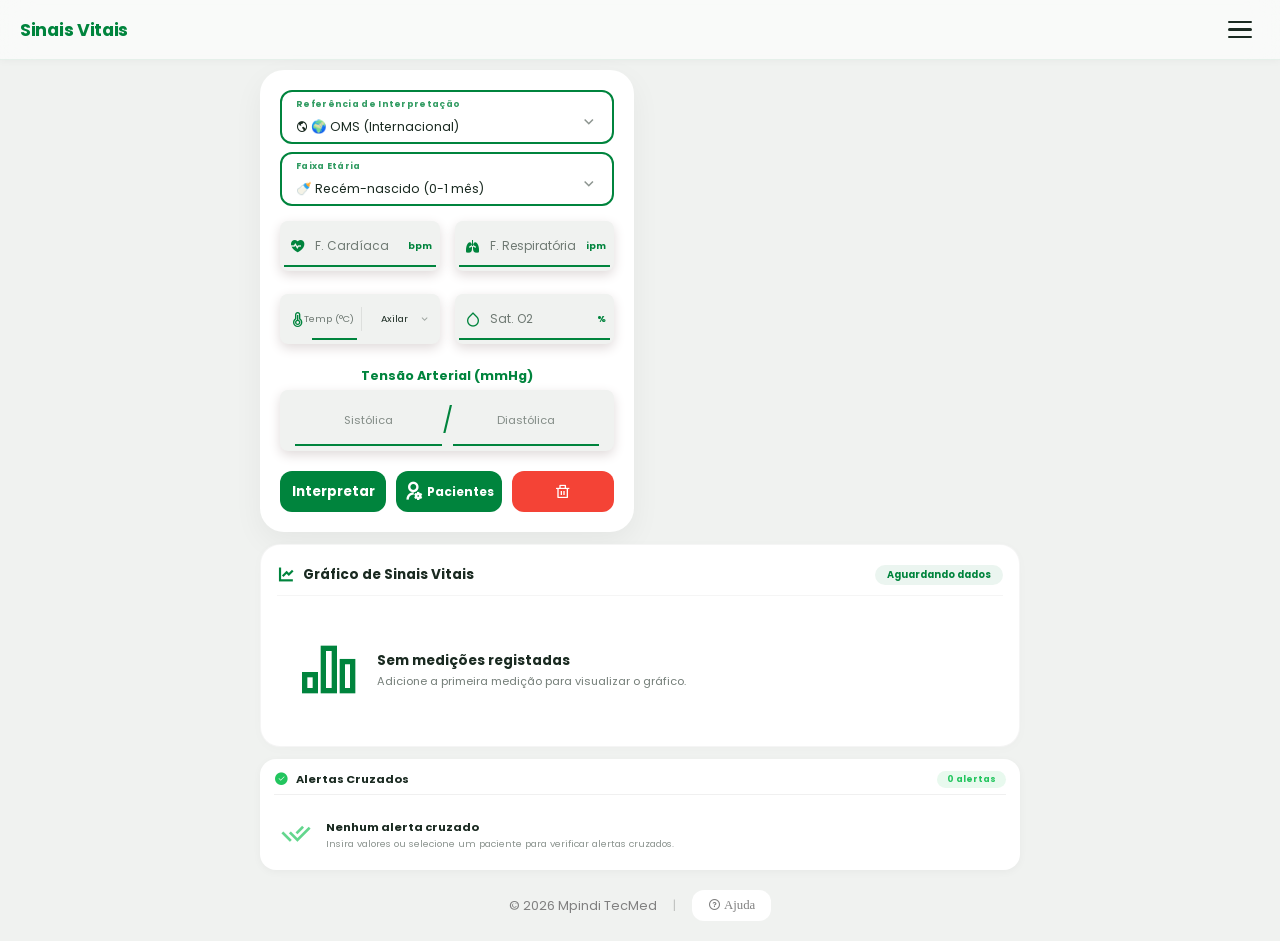
<file: sinais_vitais/index.html>
<!DOCTYPE html>
<html lang="pt-pt">

<head>


    <style>
        /* Tema inline para evitar flash branco */
        :root {
            --bg-inline: #f0f2f0;
            --text-inline: #1a2a21;
        }

        [data-theme="dark"] {
            --bg-inline: black;
            --text-inline: #f0f2f0;
        }

        /* Aplica o fundo imediatamente */
        html {
            background-color: var(--bg-inline);
        }

        body {
            background-color: var(--bg-inline);
            color: var(--text-inline);
        }

        /* Força o fundo antes do JS carregar */
        body::before {
            display: none;
        }
    </style>

    <script>
        // Ler tema do localStorage ANTES do CSS carregar
        (function () {
            const tema = localStorage.getItem('tema');
            if (tema === 'dark') {
                document.documentElement.setAttribute('data-theme', 'dark');
                document.body.setAttribute('data-theme', 'dark');
            }
        })();
    </script>



    <meta charset="UTF-8">
    <meta name="viewport" content="width=device-width, initial-scale=1.0">
    <title>Sinais Vitais | Mpindi TecMed</title>
    <link rel="stylesheet" href="../assets/css/aos.css">
    <link rel="stylesheet" href="../assets/css/remixicon.css">
    <link rel="stylesheet" href="style.css">
</head>

<body>



    <!-- ================================================================== -->
    <!-- SIDEBAR - GESTÃO DE PACIENTES (VERSÃO SIMPLIFICADA)                -->
    <!-- ================================================================== -->
    <div id="sidebar" class="sidebar">

        <!-- CABEÇALHO -->
        <div class="sidebar-header">
            <div class="sidebar-header-left">
                <i class="ri-user-3-line sidebar-icon"></i>
                <h3>Gestão de Pacientes</h3>
            </div>

            <button onclick="toggleMenu()" class="close-btn" aria-label="Fechar">
                <i class="ri-close-line"></i>
            </button>
        </div>

        <!-- ===== TEXTO INFORMATIVO ===== -->
        <div class="sidebar-info">
            <i class="ri-information-line"></i>
            <p>Adicione um perfil de paciente para aceder ao <strong>PDF</strong> do histórico.</p>
        </div>



        <!-- CAMPO DE BUSCA -->
        <div class="search-box">
            <i class="ri-search-line"></i>
            <input type="text" id="buscarPaciente" placeholder="Procurar paciente..." oninput="filtrarPacientes()">
        </div>

        <!-- CONTEÚDO -->
        <div class="sidebar-content">


            <!-- CADASTRO DE PACIENTE -->
            <div class="cadastro-box">
                <button class="btn-toggle-cadastro" id="btnToggleCadastro" onclick="toggleCadastro()">
                    <i class="ri-user-add-line"></i> Adicionar Paciente
                    <i class="ri-arrow-down-s-line" id="toggleIcon"></i>
                </button>

                <div class="cadastro-fields" id="cadastroFields" style="display: none;">


                    <!-- Selects personalizados da sidebar -->
                    <div class="row-selects">

                        <!-- Fonte de Referência (Sidebar) -->
                        <div class="custom-select-sidebar" id="fonteSelectSidebar">
                            <div class="custom-select-trigger-sidebar" onclick="toggleFonteSelectSidebar()">
                                <span class="floating-label-sidebar">Referência de Interpretação</span>
                                <span id="fonteSelecionadaSidebar">🌍 OMS</span>
                                <i class="ri-arrow-down-s-line" id="fonteArrowSidebar"></i>
                            </div>
                            <div class="custom-select-options-sidebar" id="fonteOptionsSidebar">

                                <!-- ===== OPÇÃO DESABILITADA (CABEÇALHO) ===== -->
                                <div class="custom-select-option-sidebar disabled"
                                    style="opacity: 0.6; cursor: default; pointer-events: none; border-bottom: 1px solid rgba(0,0,0,0.06);">
                                    <i class="ri-information-line" style="color: #94a3b8; font-size: 0.8rem;"></i>
                                    <div class="option-content">
                                        <span class="option-titulo"
                                            style="font-size: 0.6rem; font-weight: 400; color: #94a3b8;">
                                            Referências cruzadas
                                        </span>
                                        <span class="option-desc" style="font-size: 0.5rem; color: #94a3b8;">
                                            Em caso de insuficiência de dados
                                        </span>
                                    </div>
                                </div>

                                <!-- ===== OPSÕES NORMAIS ===== -->
                                <div class="custom-select-option-sidebar" data-value="oms"
                                    onclick="selecionarFonteSidebar('oms')">
                                    <i class="ri-earth-line"></i>
                                    <div class="option-content">
                                        <span class="option-titulo">🌍 OMS</span>
                                        <span class="option-desc">Internacional</span>
                                    </div>
                                </div>
                                <div class="custom-select-option-sidebar" data-value="angola"
                                    onclick="selecionarFonteSidebar('angola')">
                                    <i class="ri-government-line"></i>
                                    <div class="option-content">
                                        <span class="option-titulo">🇦🇴 Angola</span>
                                        <span class="option-desc">Ministério da Saúde</span>
                                    </div>
                                </div>
                            </div>
                        </div>
                        <!-- Faixa Etária (Sidebar) -->
                        <div class="custom-select-sidebar" id="faixaSelectSidebar">
                            <div class="custom-select-trigger-sidebar" onclick="toggleFaixaSelectSidebar()">
                                <span class="floating-label-sidebar">Faixa etária</span>
                                <span id="faixaSelecionadaSidebar">🍼 Recém-nascido (0-1 mês)</span>
                                <i class="ri-arrow-down-s-line" id="faixaArrowSidebar"></i>
                            </div>
                            <div class="custom-select-options-sidebar" id="faixaOptionsSidebar">
                                <!-- Opções geradas dinamicamente -->
                            </div>
                        </div>

                    </div>
                    <!-- Nome + Botão inline -->
                    <div class="p-nome-wrapper">
                        <div class="p-nome floating-group">
                            <i class="ri-user-3-fill"></i>
                            <input maxlength="40" type="text" id="p-nome" placeholder=" ">
                            <label class="label-flutuante">Nome do Paciente</label>
                            <button class="btn-add-inline" onclick="cadastrarPaciente()" title="Adicionar paciente">
                                <i class="ri-send-plane-fill"></i> <!-- 🔥 Ícone de enviar -->
                            </button>
                        </div>
                    </div>
                </div>
            </div>

            

            <!-- ============================================================ -->
            <!-- TAREFA 2: TOGGLE DE TRIAGEM NA SIDEBAR                      -->
            <!-- ============================================================ -->
            <div class="toggle-triagem-wrapper">
                <label class="toggle-triagem">
                    <span class="toggle-label">
                        Organizar pacientes com Triagem
                    </span>
                    <input type="checkbox" id="toggle-triagem">
                    <span class="toggle-slider"></span>
                </label>
            </div>
            <!-- LISTA DE PACIENTES -->
            <div class="lista-titulo">
                <span>Pacientes Monitorizados</span>
                <span class="contador-pacientes" id="contadorPacientes">0</span>
            </div>

            <div id="lista-pacientes" class="lista-vertical">
                <!-- Renderizada pelo JavaScript -->
            </div>

        </div> <!-- FIM DO sidebar-content -->

        <!-- RODAPÉ (FORA DO sidebar-content) -->
        <div class="sidebar-footer">
            <button class="btn-sair" onclick="ativarModoPadrao()">
                <i class="ri-logout-circle-line"></i> Sair da Monitorização
            </button>
            <div class="sidebar-footer-info">
                <small>© 2026 Mpindi TecMed</small>
                <small>v1.0.0</small>
            </div>
        </div>

    </div> <!-- FIM DA SIDEBAR -->

    <!-- ================================================================== -->
    <!-- NAVEGAÇÃO SUPERIOR -->
    <!-- ================================================================== -->
    <nav class="nav-topo">
        <span class="nav-logo">Sinais Vitais</span>
        <button class="btn-hamburger" id="btnHamburger" aria-label="Menu">
            <span></span>
            <span></span>
            <span></span>
        </button>
    </nav>

    <!-- ================================================================== -->
    <!-- MENU OVERLAY (70% escuro) -->
    <!-- ================================================================== -->
    <div class="menu-overlay" id="menuOverlay"></div>

    <!-- ================================================================== -->
    <!-- MENU LATERAL (30% transparente à direita) -->
    <!-- ================================================================== -->
    <div class="menu-lateral" id="menuLateral">

        <!-- Cabeçalho do Menu -->
        <div class="menu-header">
            <div class="menu-header-icon">
                <img src="../assets/imagens/logo.png" alt="Logo matClinica">
            </div>
            <h3><span class="matClinica">Mat</span>Clínica</h3>
            <p>Suporte de Decisão Clínica</p>
        </div>

        <!-- Itens do Menu -->
        <div class="menu-items">
            <a href="../index.html" class="menu-item active" data-page="inicio">
                <div class="menu-item-icon">
                    <i class="ri-home-line"></i>
                </div>
                <span>Ferramentas</span>
                <i class="ri-arrow-right-s-line menu-item-arrow"></i>
            </a>

            <a href="../sobre/index.html" class="menu-item" data-page="sobre">
                <div class="menu-item-icon">
                    <i class="ri-information-line"></i>
                </div>
                <span>Sobre</span>
                <i class="ri-arrow-right-s-line menu-item-arrow"></i>
            </a>


            <a href="../ajuda/index.html" class="menu-item" data-page="ajuda">
                <div class="menu-item-icon">
                    <i class="ri-question-line"></i>
                </div>
                <span>Como funciona</span>
                <i class="ri-arrow-right-s-line menu-item-arrow"></i>
            </a>

            <div class="contacto">

                <a href="https://wa.me/244929129797" title="WhatsApp">
                    <i class="ri-whatsapp-line"></i>
                </a>

                <a href="mailto:sebastiaompindi@gmail.com" title="Email">
                    <i class="ri-mail-line"></i>
                </a>
            </div>
        </div>
        <!-- Botão de Tema no Menu -->
        <div class="menu-item tema-toggle-menu" id="themeBtn"
            style="background: none; border: solid 2px white; color: white;">
            <div class="menu-item-icon">
                <i class="ri-moon-line" id="themeIcon"></i>
            </div>
            <span>Mudar Tema</span>
            <i class="ri-arrow-right-s-line menu-item-arrow"></i>
        </div>

        <!-- Rodapé do Menu -->
        <div class="menu-footer">
            <small>© 2026 Mpindi TecMed</small>
            <small>Versão 1.0.0</small>
        </div>
    </div>






    <section class="main-tool">




            <div class="calculator-box" >
                <div class="container-campos" id="contexto-clinico">




                    <div id="controles-padrao" class="wrapper-selects">

                        <!-- ===== FONTE DE REFERÊNCIA ===== -->
                        <div class="fonte-referencia-wrapper">
                            <div class="custom-select" id="fonteSelect">
                                <div class="custom-select-trigger" onclick="toggleFonteSelect()">
                                    <span class="floating-label">Referência de Interpretação</span>
                                    <span id="fonteSelecionada">🌍 OMS (Internacional)</span>
                                    <i class="ri-arrow-down-s-line" id="fonteArrow"></i>
                                </div>
                                <div class="custom-select-options" id="fonteOptions">

                                    <!-- ===== OPÇÃO DESABILITADA (CABEÇALHO) ===== -->
                                    <div class="custom-select-option disabled"
                                        style="opacity: 0.6; cursor: default; pointer-events: none; border-bottom: 1px solid rgba(0,0,0,0.06);">
                                        <i class="ri-information-line" style="color: #94a3b8;"></i>
                                        <div class="option-content">
                                            <span class="option-titulo"
                                                style="font-size: 0.65rem; font-weight: 400; color: #94a3b8;">
                                                Referências cruzadas podem ser aplicadas
                                            </span>
                                            <span class="option-desc" style="font-size: 0.55rem; color: #94a3b8;">
                                                Em caso de insuficiência de dados específicos
                                            </span>
                                        </div>
                                    </div>

                                    <!-- ===== OPÇÃO OMS (SELECIONADA POR PADRÃO) ===== -->
                                    <div class="custom-select-option selected" data-value="oms"
                                        onclick="selecionarFonte('oms')">
                                        <i class="ri-earth-line"></i>
                                        <div class="option-content">
                                            <span class="option-titulo">🌍 OMS (Internacional)</span>
                                            <span class="option-desc">Baseado prioritariamente nas diretrizes da OMS,
                                                complementadas apenas quando a OMS não disponibiliza recomendações
                                                específicas.</span>
                                        </div>
                                    </div> 

                                    <!-- ===== OPÇÃO ANGOLA ===== -->
                                    <div class="custom-select-option" data-value="angola"
                                        onclick="selecionarFonte('angola')">
                                        <i class="ri-government-line"></i>
                                        <div class="option-content">
                                            <span class="option-titulo">🇦🇴 Angola</span>
                                            <span class="option-desc">Ministério da Saúde de Angola</span>
                                        </div>
                                    </div>
                                </div>
                            </div>
                        </div>

                        <!-- ===== FAIXA ETÁRIA ===== -->
                        <div class="faixa-etaria-wrapper">
                            <div class="custom-select" id="faixaSelect">
                                <div class="custom-select-trigger" onclick="toggleFaixaSelect()">
                                    <span class="floating-label">Faixa Etária</span>
                                    <span id="faixaSelecionada">🍼 Recém-nascido (0-1 mês)</span>
                                    <i class="ri-arrow-down-s-line" id="faixaArrow"></i>
                                </div>
                                <div class="custom-select-options" id="faixaOptions">
                                    <!-- Opções geradas dinamicamente pelo JavaScript -->
                                </div>
                            </div>
                        </div>

                    </div>



                    <div id="tag-paciente" class="tag-ativa" style="display: none;" onclick="abrirSidebarPacientes()">
                        <span class="status-dot"></span>
                        <div class="info-paciente">
                            <h3 id="nome-exibicao">Nome</h3>
                            <p id="detalhes-exibicao">Detalhes</p>
                        </div>
                    </div>





                    <div class="entradas_de_dados floating-group">
                        <i class="ri-heart-pulse-fill"></i>
                        <input type="number" id="fc" placeholder=" ">
                        <label class="label-flutuante">F. Cardíaca</label>
                        <p>bpm</p>
                    </div>

                    <div class="entradas_de_dados floating-group">
                        <i class="ri-lungs-fill"></i>
                        <input type="number" id="fr" placeholder=" ">
                        <label class="label-flutuante">F. Respiratória</label>
                        <p>ipm</p>
                    </div>


                    <!-- ============================================================ -->
                    <!-- CAMPO DE TEMPERATURA COM SELECT INTEGRADO (SEM ÍCONES)       -->
                    <!-- ============================================================ -->
                    <div class="entradas_de_dados_temp floating-group temp-local-wrapper">
                        <i class="ri-temp-hot-line"></i>
                        <div class="temp-input-group">
                            <input type="number" step="0.1" id="temp" placeholder=" ">
                            <label class="label-flutuante">Temp (°C)</label>
                        </div>
                        <div class="temp-local-divider"></div>
                        <div class="custom-select-temp-local" id="tempLocalSelect">
                            <div class="custom-select-trigger-temp" onclick="toggleTempLocalSelect(event)">
                                <span id="tempLocalSelecionado">Axilar</span>
                                <i class="ri-arrow-down-s-line" id="tempLocalArrow"></i>
                            </div>
                            <div class="custom-select-options-temp" id="tempLocalOptions">
                                <div class="custom-select-option-temp selected" data-value="oral"
                                    onclick="selecionarLocalTemp('oral', event)">
                                    <span class="option-label">Oral</span>
                                </div>
                                <div class="custom-select-option-temp" data-value="axilar"
                                    onclick="selecionarLocalTemp('axilar', event)">
                                    <span class="option-label">Axilar</span>
                                </div>
                                <div class="custom-select-option-temp" data-value="timpanico"
                                    onclick="selecionarLocalTemp('timpanico', event)">
                                    <span class="option-label">Timpânico</span>
                                </div>
                                <div class="custom-select-option-temp" data-value="retal"
                                    onclick="selecionarLocalTemp('retal', event)">
                                    <span class="option-label">Retal</span>
                                </div>
                            </div>
                        </div>
                    </div>
                    <div class="entradas_de_dados floating-group">
                        <i class="ri-drop-line"></i>
                        <input type="number" id="sato2" placeholder=" ">
                        <label class="label-flutuante">Sat. O2</label>
                        <p>%</p>
                    </div>
                </div>

                <div class="ta-master-wrapper">
                    <span class="nota-label">Tensão Arterial (mmHg)</span>
                    <div class="ta-unificada-box" id="caixa_ta">
                        <div class="sub-field">
                            <input type="number" id="sis" placeholder=" ">
                            <label>Sistólica</label>
                        </div>
                        <span class="divisor-ta">/</span>
                        <div class="sub-field">
                            <input type="number" id="dia" placeholder=" ">
                            <label>Diastólica</label>
                        </div>
                    </div>
                </div>


                <div class="caxa_de_botoes">
                    <button class="botao" onclick="interpretar()">Interpretar</button>
                    <button class="btn-abrir-menu" onclick="toggleMenu()">
                        <i class="ri-user-settings-line"></i> Pacientes
                    </button>
                    <div id="limpador" onclick="limparSinais()">
                        <i class="ri-delete-bin-line"></i>
                    </div>
                </div>


            </div>

            <!-- RESULTADO                                                   -->
            <!-- ========================================================== -->
            <div class="resultado-display" id="resultado" style="display: none;"></div>
        

        <div class="coluna-grafico-cruzamento">

            <!-- ÁREA DO GRÁFICO -->
            <div class="grafico-container" id="graficoContainer">
                <div class="grafico-titulo">
                    <h3><i class="ri-line-chart-line"></i> Gráfico de Sinais Vitais</h3>
                    <span class="grafico-badge" id="graficoBadge">Aguardando dados</span>
                </div>


                <div id="graficoPlaceholder">
                    <!-- Placeholder para 0 ou 1 medição -->
                </div>
                <!-- ===== FRASE INFORMATIVA ===== -->
                <div class="grafico-instrucao" id="graficoInstrucao" style="display: none;">
                    <i class="ri-cursor-line"></i>
                    <span>Clique nos pontos do gráfico para ver detalhes.</span>
                </div>


                <canvas id="graficoSinais" height="180" style="display: none;"></canvas>


                <!-- ===== LEGENDA TOGGLE ===== -->
                <div class="grafico-legenda-toggle" id="graficoLegenda" style="display: none;">
                    <!-- Gerado dinamicamente pelo JavaScript -->
                </div>


                <button id="btn-exportar" class="grafico-download-btn" style="display: none;" onclick="exportarPDF()"
                    title="Exportar Histórico em PDF">
                    <i class="ri-download-2-line"></i>Baixar Gráfico com Relatório em PDF
                </button>

            </div>

            <!-- ALERTAS CRUZADOS -->
            <div id="card-resultados-principal" class="card-resultados-principal" style="display: none;">
                <!-- Renderizado dinamicamente -->
            </div>
        </div>

    </section>

    <footer class="plain-footer">
        <div class="footer-inline">
            <span>&copy; 2026 Mpindi TecMed</span>
            <span class="footer-sep">|</span>
            <a style="background: var(--white); border-radius: 12px; padding: 0.5rem 1rem; border-bottom: none;"
                href="../ajuda/index.html#sinais" class="ri-question-line"></i> Ajuda</a>

        </div>
    </footer>

    <script src="../assets/js/jspdf.umd.min.js"></script>
    <script src="../assets/js/jspdf.plugin.autotable.min.js"></script>
    <script src="../assets/js/chart.umd.js"></script>
    <script src="../assets/js/persistencia.js"></script>

    <script src="../assets/js/aos.js"></script>
    <script>
        AOS.init({ duration: 800 });
    </script>
    <script src="script.js"></script>
</body>

</html>
</file>
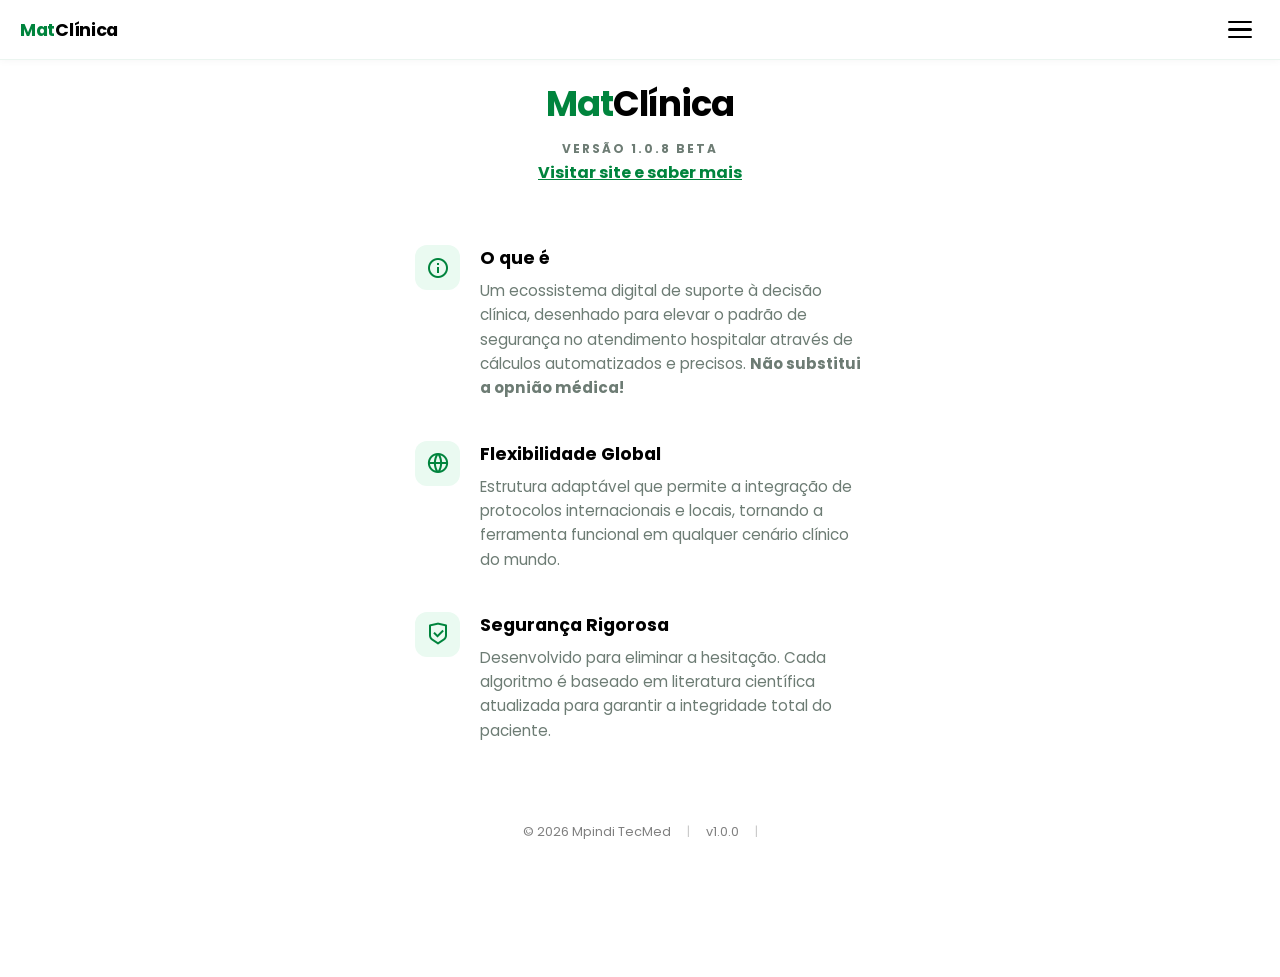
<file: sobre/index.html>
<!DOCTYPE html>
<html lang="pt-pt">

<head>

    
        <style>
    /* Tema inline para evitar flash branco */
    :root {
        --bg-inline: #f0f2f0;
        --text-inline: #1a2a21;
    }
    
    [data-theme="dark"] {
        --bg-inline: black;
        --text-inline: #ffff;
    }
    
    /* Aplica o fundo imediatamente */
    html {
        background-color: var(--bg-inline);
    }
    
    body {
        background-color: var(--bg-inline);
        color: var(--text-inline);
    }
    
    /* Força o fundo antes do JS carregar */
    body::before {
        display: none;
    }
</style>

<script>
    // Ler tema do localStorage ANTES do CSS carregar
    (function() {
        const tema = localStorage.getItem('tema');
        if (tema === 'dark') {
            document.documentElement.setAttribute('data-theme', 'dark');
            document.body.setAttribute('data-theme', 'dark');
        }
    })();
</script> 



    <meta charset="UTF-8">
    <meta name="viewport" content="width=device-width, initial-scale=1.0">
    <title>Sobre | Mpindi TecMed</title>
    
    <link rel="stylesheet" href="../assets/css/aos.css">
    <link rel="stylesheet" href="../assets/css/remixicon.css">
    <link rel="stylesheet" href="style.css">
</head>

<body>

    <nav class="nav-topo">
        <span class="nav-logo">Mat<span>Clínica</span></span>
        <button class="btn-hamburger" id="btnHamburger" aria-label="Menu">
            <span></span>
            <span></span>
            <span></span>
        </button>
    </nav>

    <!-- ================================================================== -->
    <!-- MENU OVERLAY (70% escuro) -->
    <!-- ================================================================== -->
    <div class="menu-overlay" id="menuOverlay"></div>

    <!-- ================================================================== -->
    <!-- MENU LATERAL (30% transparente à direita) -->
    <!-- ================================================================== -->
    <div class="menu-lateral" id="menuLateral">

        <!-- Cabeçalho do Menu -->
        <div class="menu-header">
            <div class="menu-header-icon">
                <img src="../assets/imagens/logo.png" alt="Logo matClinica">
            </div>
            <h3><span class="matClinica">Mat</span>Clínica</h3>
            <p>Suporte de Decisão Clínica</p>
        </div>

        <!-- Itens do Menu -->
        <div class="menu-items">
            <a href="../index.html" class="menu-item active" data-page="inicio">
                <div class="menu-item-icon">
                    <i class="ri-home-line"></i>
                </div>
                <span>Ferramentas</span>
                <i class="ri-arrow-right-s-line menu-item-arrow"></i>
            </a>

            <a href="../sobre/index.html" class="menu-item" data-page="sobre">
                <div class="menu-item-icon">
                    <i class="ri-information-line"></i>
                </div>
                <span>Sobre</span>
                <i class="ri-arrow-right-s-line menu-item-arrow"></i>
            </a>


            <a href="../ajuda/index.html" class="menu-item" data-page="ajuda">
                <div class="menu-item-icon">
                    <i class="ri-question-line"></i>
                </div>
                <span>Como funciona</span>
                <i class="ri-arrow-right-s-line menu-item-arrow"></i>
            </a>

            <div class="contacto">
                
                <a href="https://wa.me/244929129797" title="WhatsApp">
                    <i class="ri-whatsapp-line"></i>
                </a>
                
                <a href="mailto:sebastiaompindi@gmail.com" title="Email">
                    <i class="ri-mail-line"></i>
                </a>
            </div>
        </div>
        <!-- Botão de Tema no Menu -->
        <div class="menu-item tema-toggle-menu" id="themeBtn"  style="background: none; border: solid 2px white; color: white;">
            <div class="menu-item-icon">
                <i class="ri-moon-line" id="themeIcon"></i>
            </div>
            <span>Mudar Tema</span>
            <i class="ri-arrow-right-s-line menu-item-arrow"></i>
        </div>

        <!-- Rodapé do Menu -->
        <div class="menu-footer">
            <small>© 2026 Mpindi TecMed</small>
            <small>Versão 1.0.0</small>
        </div>
    </div>


    <!-- Rodapé do Menu -->
    <div class="menu-footer">
        <small>© 2026 Mpindi TecMed</small>
        <small>Versão 1.0.0</small>
    </div>

    <section class="app-mode">


        <main class="page-simple">
            <header class="brand-header" data-aos="fade-up">
                <h1 class="brand-name"><span>Mat</span>Clínica</h1> 
                <span class="version-text">Versão 1.0.8 Beta</span>
                <br> 
                <a class="link_site" href="https://pindix.github.io/cpExcel2/index.html">Visitar site e saber mais</a>
            </header>

            <section class="info-flow">

                <div class="info-block" data-aos="fade-up" data-aos-delay="100">
                    <i class="ri-information-line"></i>
                    <div class="text-content">
                        <h3>O que é</h3>
                        <p>Um ecossistema digital de suporte à decisão clínica, desenhado para elevar o padrão de
                            segurança no atendimento hospitalar através de cálculos automatizados e precisos.
                        <strong>Não substitui a opnião médica!</strong></p>
                    </div>
                </div>

                <div class="info-block" data-aos="fade-up" data-aos-delay="200">
                    <i class="ri-global-line"></i>
                    <div class="text-content">
                        <h3>Flexibilidade Global</h3>
                        <p>Estrutura adaptável que permite a integração de protocolos internacionais e locais, tornando
                            a ferramenta funcional em qualquer cenário clínico do mundo.</p>
                    </div>
                </div>

                <div class="info-block" data-aos="fade-up" data-aos-delay="300">
                    <i class="ri-shield-check-line"></i>
                    <div class="text-content">
                        <h3>Segurança Rigorosa</h3>
                        <p>Desenvolvido para eliminar a hesitação. Cada algoritmo é baseado em literatura científica
                            atualizada para garantir a integridade total do paciente.</p>
                    </div>
                </div>

                

            </section>


        </main>



        <footer class="plain-footer">
            <div class="footer-inline">
                <span>&copy; 2026 Mpindi TecMed</span>
                <span class="footer-sep">|</span>
                <span>v1.0.0</span>
                <!-- Link condicional para "Sugerir Medicamento" -->
                <span class="footer-sep">|</span>
           </div>
        </footer>


        <script src="script.js"></script>
        <script src="../assets/js/aos.js"></script>
    <script src="../assets/js/persistencia.js"></script>
        <script>
            // Inicializa as animações
            AOS.init({
                duration: 800, // Duração da animação (800ms)
                offset: 50     // Começa a animar 50px antes do elemento aparecer
            });
        </script>
</body>

</html>
</file>
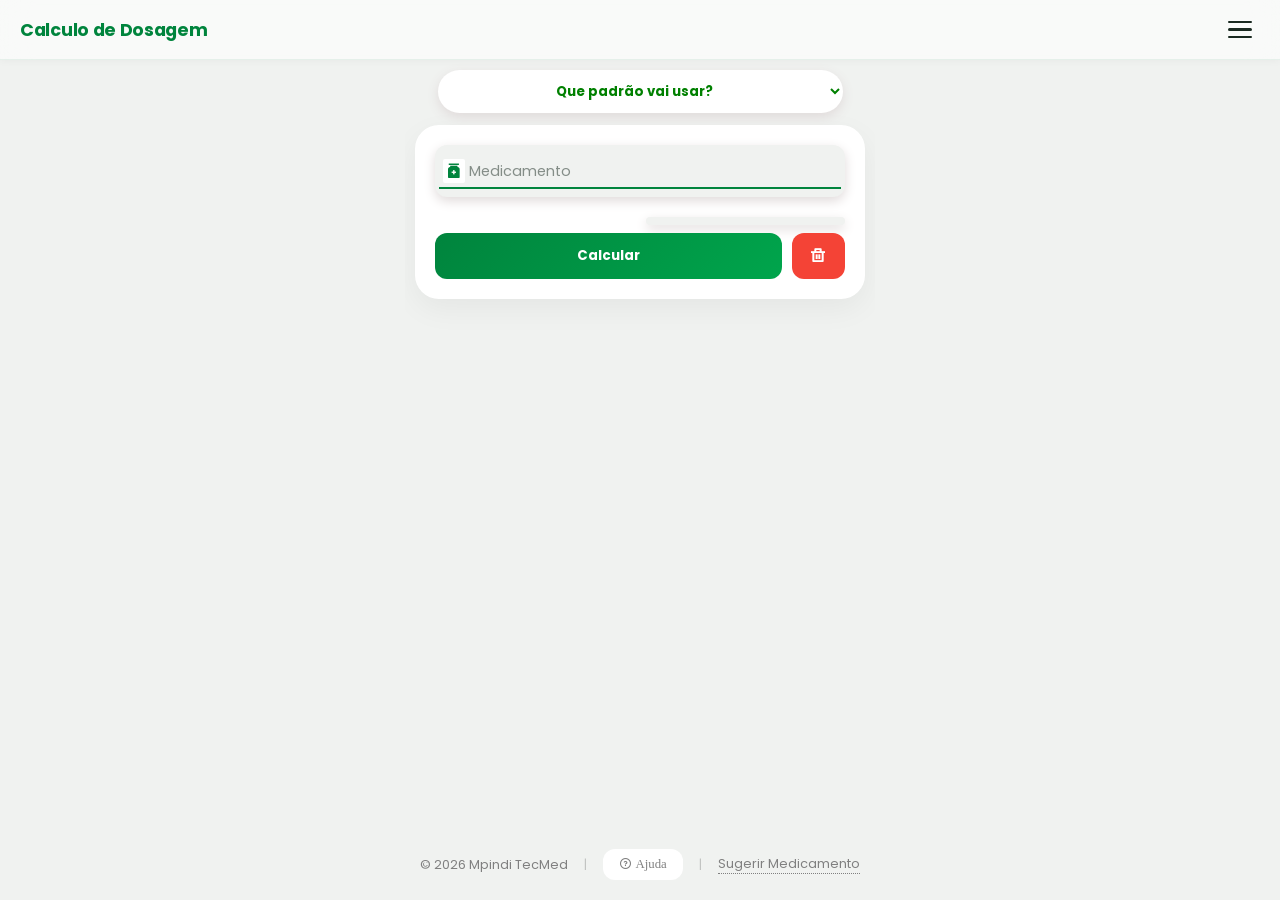
<file: teste/index.html>
<!DOCTYPE html>
<html lang="pt-pt">

<head>


       <style>
    /* Tema inline para evitar flash branco */
    :root {
        --bg-inline: #f0f2f0;
        --text-inline: #1a2a21;
    }
    
    [data-theme="dark"] {
        --bg-inline: black;
        --text-inline: #f0f2f0;
    }
    
    /* Aplica o fundo imediatamente */
    html {
        background-color: var(--bg-inline);
    }
    
    body {
        background-color: var(--bg-inline);
        color: var(--text-inline);
    }
    
    /* Força o fundo antes do JS carregar */
    body::before {
        display: none;
    }
</style>


    <script>
        // Ler tema do localStorage ANTES do CSS carregar
        (function () {
            const tema = localStorage.getItem('tema');
            if (tema === 'dark') {
                document.documentElement.setAttribute('data-theme', 'dark');
                document.body.setAttribute('data-theme', 'dark');
            }
        })();
    </script>




    <meta charset="UTF-8">
    <meta name="viewport" content="width=device-width, initial-scale=1.0">
    <title>Calculo de Dosagem | Mpindi TecMed</title>
    <link rel="stylesheet" href="style.css">
    <link rel="stylesheet" href="../assets/css/remixicon.css">
    <link rel="stylesheet" href="../assets/css/aos.css">
</head>

<body>
    <!-- ================================================================== -->
    <!-- NAVEGAÇÃO SUPERIOR -->
    <!-- ================================================================== -->
    <nav class="nav-topo">
        <span class="nav-logo">Calculo de Dosagem</span>
        <button class="btn-hamburger" id="btnHamburger" aria-label="Menu">
            <span></span>
            <span></span>
            <span></span>
        </button> 
    </nav>

    <!-- ================================================================== -->
    <!-- MENU OVERLAY (70% escuro) -->
    <!-- ================================================================== -->
    <div class="menu-overlay" id="menuOverlay"></div>

    <!-- ================================================================== -->
    <!-- MENU LATERAL (30% transparente à direita) -->
    <!-- ================================================================== -->
    <div class="menu-lateral" id="menuLateral">

        <!-- Cabeçalho do Menu -->
        <div class="menu-header">
            <div class="menu-header-icon">
                <i class="ri-heart-pulse-line"></i>
            </div>
            <h3><span class="matClinica">Mat</span>Clínica</h3>
            <p>Suporte de Decisão Clínica</p>
        </div>

        <!-- Itens do Menu -->
        <div class="menu-items">
            <a href="../index.html" class="menu-item active" data-page="inicio">
                <div class="menu-item-icon">
                    <i class="ri-home-line"></i>
                </div>
                <span>Ferramentas</span>
                <i class="ri-arrow-right-s-line menu-item-arrow"></i>
            </a>

            <a href="../sobre/index.html" class="menu-item" data-page="sobre">
                <div class="menu-item-icon">
                    <i class="ri-information-line"></i>
                </div>
                <span>Sobre</span>
                <i class="ri-arrow-right-s-line menu-item-arrow"></i>
            </a>


            <a href="../ajuda/index.html" class="menu-item" data-page="ajuda">
                <div class="menu-item-icon">
                    <i class="ri-question-line"></i>
                </div>
                <span>Como funciona</span>
                <i class="ri-arrow-right-s-line menu-item-arrow"></i>
            </a>

            <div class="contacto">

                <a href="https://wa.me/244929129797" title="WhatsApp">
                    <i class="ri-whatsapp-line"></i>
                </a>

                <a href="mailto:sebastiaompindi@gmail.com" title="Email">
                    <i class="ri-mail-line"></i>
                </a>
            </div>
        </div>
        <!-- Botão de Tema no Menu -->
        <div class="menu-item tema-toggle-menu" id="themeBtn"
            style="background: none; border: solid 2px white; color: white;">
            <div class="menu-item-icon">
                <i class="ri-moon-line" id="themeIcon"></i>
            </div>
            <span>Mudar Tema</span>
            <i class="ri-arrow-right-s-line menu-item-arrow"></i>
        </div>

        <!-- Rodapé do Menu -->
        <div class="menu-footer">
            <small>© 2026 Mpindi TecMed</small>
            <small>Versão 1.0.0</small>
        </div>
    </div>

 
 

    <section class="main-tool">
        <select id="pais">
            <option value="msf" disabled selected>Que padrão vai usar?</option>
            <option value="msf">Médicos Sem Fronteira</option>
            <option>OMS (não disponível)</option>
            <option disabled>Novos padrões brevemente</option>
        </select>
        <div class="calculator-box" data-aos="fade-up">

            <div class="nomeConcentracao">
                <div class="entradas_de_dados floating-group" id="campo_nome">
                    <i class="ri-medicine-bottle-fill"></i>
                    <input type="text" placeholder="Medicamento..." id="nome" autocomplete="off">
                    <label class="label-flutuante" for="nome">Medicamento</label>
                    <div id="sugestoes_box"></div>
                </div>

                <div class="select-concentracao-wrapper" id="concentracaoWrapper" style="display: none;">
                    <label class="label-concentracao">Concentração</label>
                    <select id="selConcentracao">
                        <option></option>
                    </select>
                </div>

            </div>



            <div class="container-duas-colunas">
                <!-- COLUNA ESQUERDA: Inputs com labels flutuantes -->
                <div class="coluna-inputs">
                    <div class="entradas_de_dados floating-group" id="campo_de_peso">
                        <i class="ri-scales-2-fill"></i>
                        <input type="number" id="peso" placeholder=" ">
                        <label class="label-flutuante">Peso</label>
                        <span class="unidade-fixa">kg</span>
                    </div>

                    <div class="entradas_de_dados floating-group" id="campo_de_idade">
                        <i class="ri-user-heart-line"></i>
                        <input type="number" id="idade" placeholder=" ">
                        <label class="label-flutuante">Idade</label>
                        <select id="unidade_de_idade" class="select-unidade">
                            <option value="365">anos</option>
                            <option value="30">meses</option>
                            <option value="7">semanas</option>
                            <option value="1">dias</option>
                        </select>
                    </div>

                    <div class="entradas_de_dados floating-group" id="campo_de_dosagem">
                        <i class="ri-capsule-line"></i>
                        <input type="number" id="dosagem" placeholder=" ">
                        <label class="label-flutuante">Dose</label>
                        <span id="unidade_de_dosagem" class="unidade-fixa">--</span>
                    </div>
                </div>

                <!-- COLUNA DIREITA: Selects -->
                <div class="coluna-selects">
                    <div class="linha-dupla">
                        <div class="select-item" style="flex: 2;">
                            <select id="intervalo"></select>
                        </div>
                        <div class="select-item">
                            <select id="via">
                                <option value="iv">IV</option>
                                <option value="im">IM</option>
                            </select>
                        </div>
                    </div>

                    <div class="select-item-full">
                        <select id="dose">
                            <option value="pediatrica">Dose Pediátrica</option>
                            <option value="adulta">Dose Adulta</option>
                        </select>
                    </div>

                    <div class="select-item-full">
                        <select id="selDoenca"></select>
                    </div>
                </div>
            </div>


            <div class="caxa_de_botoes">
                <button class="botao" onclick="calcular()">Calcular</button>
                <i class="ri-delete-bin-line" id="limpador" onclick="limpar()"></i>
            </div>
        </div>

        <div class="resultado-display" id="resultado" data-aos="fade-up" data-aos-delay="100"></div>
    </section>



    <div id="meuModal" class="modal-overlay" style="display: none;">
        <div class="modal-content">
            <h3> <i class="ri-alert-fill"></i>Sistema de Segurança</h3>
            <p id="modalMensagem"></p>
            <button onclick="fecharModal()">Entendido</button>
        </div>
    </div>


    <footer class="plain-footer">
        <div class="footer-inline">
            <span>&copy; 2026 Mpindi TecMed</span>
            <span class="footer-sep">|</span>
            <a style="background: var(--white); border-radius: 12px; padding: 0.5rem 1rem; border-bottom: none;"
                href="../ajuda/index.html#dosagem" class="ri-question-line ajuda"></i> Ajuda</a>
            <!-- Link condicional para "Sugerir Medicamento" -->
            <span class="footer-sep">|</span>
            <a href="https://wa.me/244929129797?text=Olá!%20Gostaria%20de%20sugerir%20um%20medicamento" target="_blank"
                rel="noopener">Sugerir Medicamento</a>
        </div>
    </footer>



    <script src="../assets/js/xlsx.full.min.js"></script>

    <script src="script.js"></script>
    <script src="../assets/js/persistencia.js"></script>

    <script src="../assets/js/aos.js"></script>

    <script>
        AOS.init({
            duration: 1000,
            once: true
        });
    </script>

</body>
</html>
</file>
<file: style.css>
:root {
    --primary: #00843d;
    --primary-dark: #00632e;
    --primary-soft: #eafaf1;
    --text: #1a2a21;
    --gray: #6d7c74;
    --white: #ffffff;
    --milk-solid: #f0f2f0;
    --section-2-bg: #f0f2f0;
    --footer-bg: #1a2a21;
    --sombra: #e0dada;
    --subCard: #ffffff;
    --borda-bento: rgba(0, 132, 61, 0.08);
    --shadow-soft: 0 1px 3px rgba(0, 0, 0, 0.05);
    --bento-fundo: #ffffff;
    --mat: black;
}

/* Cores do Tema Escuro */
[data-theme="dark"] {
    --white: black;
    /* Fundo da Section 1 */
    --milk-solid: #1e1e1e;
    /* Fundo dos Cards e Section 2 */
    --section-2-bg: #1e1e1e;
    --text: #f0f2f0;
    /* Texto principal */
    --gray: #a0a0a0;
    /* Texto secundário */
    --primary-soft: #1a3326;
    /* Hover dos cards no modo escuro */
    --border-color: var(--primary);
    --sombra: none;
    --subCard: #1e1e1e;
    --shadow-soft: 0 10px 30px rgba(0, 0, 0, 0.4);
    --borda-bento: none;
    --bento-fundo: #1e1e1e;
    --mat: white;
}

@font-face {
    font-family: 'Poppins';
    font-style: normal;
    font-weight: 400;
    font-display: swap;
    src: url('assets/fonts/Poppins-Regular.ttf') format('truetype');
}

@font-face {
    font-family: 'Poppins';
    font-style: normal;
    font-weight: 700;
    font-display: swap;
    src: url('assets/fonts/Poppins-Bold.ttf') format('truetype');
}

* {
    margin: 0;
    padding: 0;
    box-sizing: border-box;
    transition: background-color 0.3s, color 0.3s;
}

html {
    scroll-behavior: smooth;
}

body {
    font-family: 'Poppins', sans-serif;
    color: var(--text);
    background-color: var(--white);
    overflow-x: hidden;
}


/* ==========================================================================
   NAVEGAÇÃO SUPERIOR
   ========================================================================== */
.nav-topo {
    position: fixed;
    top: 0;
    left: 0;
    right: 0;
    height: 60px;
    background: rgba(255, 255, 255, 0.6);
    /* Transparência base branca */
    backdrop-filter: blur(15px) saturate(180%);
    /* O segredo do vidro */
    -webkit-backdrop-filter: blur(15px) saturate(180%);
    display: flex;
    align-items: center;
    justify-content: space-between;
    padding: 0 20px;
    z-index: 1000;
    border-bottom: 1px solid rgba(0, 132, 61, 0.08);
    box-shadow: 0 1px 8px rgba(0, 0, 0, 0.04);
}

[data-theme="dark"] .nav-topo {
    background: #1a1a1ad3;
    border-bottom: 1px solid #333;
}

.nav-logo {
    font-size: 1.1rem;
    font-weight: 700;
    color: var(--primary);
    letter-spacing: -0.3px;
}

.matClinica {
    color: var(--mat);
}

/* ==========================================================================
   BOTÃO HAMBURGER (Animado)
   ========================================================================== */
.btn-hamburger {
    width: 40px;
    height: 40px;
    background: none;
    border: none;
    cursor: pointer;
    display: flex;
    flex-direction: column;
    align-items: center;
    justify-content: center;
    gap: 5px;
    z-index: 2000;
    position: relative;
}

.btn-hamburger span {
    display: block;
    width: 24px;
    height: 2.5px;
    background: var(--text);
    border-radius: 3px;
    transition: all 0.3s cubic-bezier(0.4, 0, 0.2, 1);
    transform-origin: center;
}

/* Animação do Hamburger → X */
.btn-hamburger.ativo span:nth-child(1) {
    transform: translateY(7.5px) rotate(45deg);
}

.btn-hamburger.ativo span:nth-child(2) {
    opacity: 0;
    transform: scaleX(0);
}

.btn-hamburger.ativo span:nth-child(3) {
    transform: translateY(-7.5px) rotate(-45deg);
}

/* ==========================================================================
   MENU OVERLAY (70% ESCURO - SEM FUNDO BRANCO ATRÁS)
   ========================================================================== */
.menu-overlay {
    position: fixed;
    top: 0;
    left: 0;
    width: 100%;
    height: 100%;
    background: rgba(0, 0, 0, 0.7);
    backdrop-filter: blur(4px);
    -webkit-backdrop-filter: blur(4px);
    z-index: 1500;
    opacity: 0;
    visibility: hidden;
    transition: opacity 0.4s ease, visibility 0.4s ease;
}

.menu-overlay.ativo {
    opacity: 1;
    visibility: visible;
}

/* ==========================================================================
   MENU LATERAL (SEM FUNDO BRANCO - APENAS ITENS FLUTUANDO)
   ========================================================================== */
.menu-lateral {
    position: fixed;
    top: 0;
    right: -270px;
    width: 250px;
    height: 100%;
    z-index: 1600;
    transition: right 0.4s cubic-bezier(0.4, 0, 0.2, 1);
    display: flex;
    flex-direction: column;
    overflow-y: auto;
    padding: 20px 12px;
    gap: 6px;
    /* SEM background! Transparente! */
    background: transparent;
}

.menu-lateral.ativo {
    right: 0;
}

/* ==========================================================================
   CABEÇALHO DO MENU (Ícone + Nome - Flutuando)
   ========================================================================== */
.menu-header {
    padding: 10px 4px 20px;
    text-align: center;
    /* SEM background! */
    border-bottom: 1px solid rgba(255, 255, 255, 0.15);
    margin-bottom: 10px;
}

.menu-header-icon {
    width: 56px;
    height: 56px;
    background: var(--primary);
    border-radius: 50%;
    display: flex;
    align-items: center;
    justify-content: center;
    font-size: 1.8rem;
    color: white;
    margin: 0 auto 12px;
}

.menu-header h3 {
    font-size: 1.2rem;
    font-weight: 700;
    color: var(--primary);
    margin-bottom: 4px;
}

.menu-header p {
    font-size: 0.78rem;
    color: rgba(255, 255, 255, 0.7);
}

/* ==========================================================================
   ITENS DO MENU (Fundo cinza, padding, border-radius 12px)
   ========================================================================== */
.menu-items {
    flex: 1;
    display: flex;
    flex-direction: column;
    gap: 6px;
}

.menu-item {
    display: flex;
    align-items: center;
    gap: 5px;
    padding: 0.5rem;
    /* Padding como pediu */
    text-decoration: none;
    color: grey;
    border-radius: 20px;
    /* Border-radius como pediu */
    background: var(--subCard);
    /* Fundo cinza como pediu */
    transition: all 0.25s ease;
    position: relative;
    font-weight: 500;
    width: fit-content;
}



.menu-item-icon {
    width: 20px;
    height: 20px;
    background: white;
    border-radius: 50%;
    display: flex;
    align-items: center;
    justify-content: center;
    font-size: 1rem;
    color: grey;
    flex-shrink: 0;
}

.menu-header-icon img {
    width: 100%;
    height: 100%;
    object-fit: cover;
}



.menu-item span {
    flex: 1;
    font-size: 0.95rem;
}

.menu-item-arrow {
    font-size: 1.1rem;
    transition: 0.2s;
    color: grey;
}

.menu-item:hover .menu-item-arrow {
    opacity: 1;
    transform: translateX(3px);
}

.contacto {
    display: flex;
    align-items: center;
    gap: 10px;
    padding: 0.5rem;
}

.contacto a {
    text-decoration: none;
}

.contacto i {
    border: solid 2px white;
    border-radius: 50%;
    height: 40px;
    width: 40px;
    background: none;
    border-radius: 50%;
    display: flex;
    align-items: center;
    justify-content: center;
    font-size: 1.5rem;
    color: white;
    flex-shrink: 0;
}

/* ==========================================================================
   RODAPÉ DO MENU (Transparente)
   ========================================================================== */
.menu-footer {
    padding: 20px 4px;
    text-align: right;
    border-top: 1px solid rgba(255, 255, 255, 0.15);
    opacity: 0.6;
    font-size: 0.75rem;
    margin-top: auto;
    /* SEM background! */
    background: transparent;
}

.menu-footer small {
    display: block;
    line-height: 1.8;
    color: white;
}

/* ==========================================================================
   SCROLLBAR DO MENU
   ========================================================================== */
.menu-lateral::-webkit-scrollbar {
    width: 4px;
}

.menu-lateral::-webkit-scrollbar-thumb {
    background: rgba(255, 255, 255, 0.2);
    border-radius: 4px;
}




.label-ferramentas {
    font-size: 1.8rem;
    font-weight: 600;
    margin-bottom: 10px;
    text-align: center;
}

.linha-decorativa {
    width: 60px;
    height: 4px;
    background: var(--primary);
    margin: 0 auto 40px;
    border-radius: 10px;
}
















/* --- BENTO GRID SYSTEM --- */
.section-bento {
    padding: 80px 20px;
    max-width: 1100px;
    margin: 0 auto;
}

.bento-grid {
    display: grid;
    grid-template-columns: repeat(4, 1fr);
    grid-auto-rows: auto; /* ← auto em vez de fixo */
    gap: 15px;
}

.bento-item {
    background: var(--bento-fundo);
    border: none; 
    border-radius: 28px;
    padding: 1.5rem;
    text-decoration: none;
    color: var(--text);
    position: relative;
    overflow: visible; /* ← Garante que nada é cortado */
    transition: all 0.4s cubic-bezier(0.4, 0, 0.2, 1);
    display: flex;
    flex-direction: column;
    justify-content: flex-end;
    box-shadow: var(--shadow-soft);
    height: auto; /* ← Altura automática */
    min-height: 130px; /* ← Altura mínima, mas pode crescer */
}

.bento-item i {
    font-size: 2.2rem;
    color: var(--primary);
    margin-bottom: 12px;
    flex-shrink: 0;
}

.bento-item h3 {
    font-size: 1.1rem;
    font-weight: 700;
    margin-bottom: 6px;
    line-height: 1.3;
    word-wrap: break-word;
    overflow-wrap: break-word;
    hyphens: auto; /* ← Quebra palavras longas se necessário */
}

.bento-item p {
    font-size: 0.85rem;
    color: var(--gray);
    line-height: 1.4;
    word-wrap: break-word;
    overflow-wrap: break-word;
    hyphens: auto;
}

.bento-content {
    display: flex;
    flex-direction: column;
    width: 100%;
    overflow: visible;
}

.bento-text {
    overflow: visible;
    width: 100%;
}

/* Variações de Tamanho */
.card-grande {
    grid-column: span 2;
    grid-row: span 2;
    background: var(--primary-soft);
    min-height: 320px; /* Altura mínima, pode crescer */
}

.card-medio,
.card-largo {
    grid-column: span 2;
    grid-row: span 1;
    min-height: 160px;
}

.card-quadrado {
    grid-column: span 1;
    grid-row: span 1;
    align-items: center;
    justify-content: center;
    text-align: center;
    min-height: 140px;
}

.card-quadrado i {
    font-size: 2rem;
    margin-bottom: 8px;
}

.card-quadrado span {
    font-size: 0.85rem;
    font-weight: 600;
    word-wrap: break-word;
    max-width: 100%;
    padding: 0 8px;
    line-height: 1.3;
}

.bento-badge {
    position: absolute;
    top: 20px;
    right: 20px;
    background: var(--primary);
    color: white;
    font-size: 0.7rem;
    padding: 5px 12px;
    border-radius: 50px;
    font-weight: 700;
}






/* style.css - Adicione/Substitua estas regras */

/* --- GRUPO DE QUADRADOS (empilhados verticalmente) --- */
.bento-quadrado-group {
    display: contents; /* Permite que os filhos participem da grid diretamente */
}

/* No mobile, agrupamos os quadrados para ficarem empilhados */
@media (max-width: 768px) {
    .bento-grid {
        grid-template-columns: repeat(3, 1fr);
        gap: 10px;
    }

    /* Cards grandes ocupam 3 colunas */
    .card-grande {
        grid-column: span 3;
        grid-row: span 1;
        min-height: 200px;
    }

    /* Cards médios e largos ocupam 2 colunas */
    .card-medio,
    .card-largo {
        grid-column: span 2;
        grid-row: span 1;
        min-height: 140px;
    }

    /* Quadrados: cada um ocupa 1 coluna, mas empilhados verticalmente */
    .card-quadrado {
        grid-column: span 1;
        min-height: 80px;
        height: auto;
        padding: 12px 8px;
        text-align: center;
        display: flex;
        flex-direction: column;
        align-items: center;
        justify-content: center;
        border-radius: 16px;
        transition: all 0.3s ease;
    }

    .card-quadrado i {
        font-size: 1.6rem;
        margin-bottom: 4px;
    }

    .card-quadrado span {
        font-size: 0.75rem;
        font-weight: 600;
        line-height: 1.2;
    }

    /* O grupo de quadrados ocupa a última coluna */
    .bento-quadrado-group {
        display: grid;
        grid-template-rows: 1fr 1fr;
        gap: 10px;
        grid-column: span 1;
        grid-row: span 1;
    }

    /* Os quadrados dentro do grupo perdem o grid-column: span 1 automático */
    .bento-quadrado-group .card-quadrado {
        grid-column: auto;
        min-height: 60px;
    }
}

/* Desktop (>= 769px) - mantém o layout original */
@media (min-width: 769px) {
    .bento-grid {
        grid-template-columns: repeat(4, 1fr);
        gap: 15px;
    }

    .card-grande {
        grid-column: span 2;
        grid-row: span 2;
        min-height: 320px;
    }

    .card-medio,
    .card-largo {
        grid-column: span 2;
        grid-row: span 1;
        min-height: 160px;
    }

    .card-quadrado {
        grid-column: span 1;
        grid-row: span 1;
        min-height: 140px;
        padding: 1.5rem;
        text-align: center;
        display: flex;
        flex-direction: column;
        align-items: center;
        justify-content: center;
    }

    .bento-quadrado-group {
        display: contents; /* No desktop, comportam-se como elementos individuais da grid */
    }

    .bento-quadrado-group .card-quadrado {
        grid-column: span 1;
        min-height: 140px;
    }
}

/* Melhorias visuais gerais */
.bento-item {
    border-radius: 24px;
    padding: 1.5rem;
    transition: all 0.35s cubic-bezier(0.4, 0, 0.2, 1);
    cursor: pointer;
    background: var(--bento-fundo);
    border: 1px solid var(--borda-bento);
    box-shadow: var(--shadow-soft);
}



[data-theme="dark"] .bento-item:hover {
    box-shadow: 0 12px 40px rgba(0, 0, 0, 0.6);
}

/* Badge mais elegante */
.bento-badge {
    position: absolute;
    top: 16px;
    right: 16px;
    background: var(--primary);
    color: white;
    font-size: 0.65rem;
    padding: 4px 14px;
    border-radius: 50px;
    font-weight: 700;
    letter-spacing: 0.3px;
    box-shadow: 0 4px 12px rgba(0, 132, 61, 0.25);
}

/* Ícones com mais personalidade */
.bento-item i {
    font-size: 2.2rem;
    color: var(--primary);
    margin-bottom: 12px;
    flex-shrink: 0;
    transition: transform 0.3s ease;
}

.bento-item:hover i {
    transform: scale(1.08);
}

/* Ajuste de texto para melhor legibilidade */
.bento-item h3 {
    font-size: 1.1rem;
    font-weight: 700;
    margin-bottom: 4px;
    line-height: 1.3;
}

.bento-item p {
    font-size: 0.85rem;
    color: var(--gray);
    line-height: 1.5;
    opacity: 0.9;
}

/* --- RESPONSIVIDADE FINA (mobile pequeno) --- */
@media (max-width: 480px) {
    .bento-grid {
        gap: 8px;
    }

    .card-grande {
        min-height: 100px;
        padding: 1.2rem;
    }

    .card-medio,
    .card-largo {
        min-height: 110px;
        padding: 1rem;
    }

    .card-quadrado {
        min-height: 65px;
        padding: 8px 6px;
        border-radius: 23px;
    }

    .card-quadrado i {
        font-size: 1.3rem;
    }

    .card-quadrado span {
        font-size: 0.65rem;
    }

    .bento-badge {
        font-size: 0.55rem;
        padding: 3px 10px;
        top: 10px;
        right: 10px;
    }

    .bento-item h3 {
        font-size: 0.95rem;
    }

    .bento-item p {
        font-size: 0.75rem;
    }

    .bento-item i {
        font-size: 1.6rem;
        margin-bottom: 8px;
    }

    .label-ferramentas {
        font-size: 1.4rem;
    }

    .linha-decorativa {
        width: 40px;
        margin-bottom: 24px;
    }
}






/* Garantia para textos extremamente longos */
.bento-item p strong,
.bento-item p b {
    white-space: normal;
    word-break: break-word;
}





















/* --- SECTION 2: INFO --- */
.section-info {
    background-color: var(--section-2-bg);
    padding: 100px 20px 80px;
    border-top: 1px solid rgba(0, 0, 0, 0.05);
}

.grid-info {
    display: grid;
    grid-template-columns: 1fr;
    gap: 65px 30px;
    max-width: 900px;
    margin: 0 auto;
}

.info-box {
    background: var(--white);
    padding: 40px 30px 30px;
    border-radius: 20px;
    position: relative;
    box-shadow: 0 10px 30px rgba(0, 0, 0, 0.06);
}

.floating-icon {
    width: 60px;
    height: 60px;
    background: var(--primary);
    color: var(--white);
    border-radius: 50%;
    display: flex;
    align-items: center;
    justify-content: center;
    font-size: 1.8rem;
    position: absolute;
    top: -30px;
    left: 20px;
    box-shadow: 0 8px 20px rgba(0, 132, 61, 0.3);
    border: 5px solid var(--section-2-bg);
}

.info-box h3 {
    margin-bottom: 12px;
    font-size: 1.25rem;
    padding-top: 10px;
}

.info-box p {
    font-size: 1rem;
    color: var(--gray);
    line-height: 1.6;
}

.footer-moderno {
    background-color: #1a2a21;
    /* Verde escuro profissional */
    color: #ffffff;
    padding: 60px 20px 20px;
    margin-top: 50px;
    text-align: center;
}

[data-theme="dark"] .footer-moderno {
    background-color: #0a0a0a;
}

.footer-static {
    background-color: #f8faf9;
    /* Cinza muito claro, quase branco */
    border-top: 1px solid #e0e6e3;
    padding: 40px 20px 20px;
    color: #4a5a51;
}

[data-theme="dark"] .footer-static {
    background-color: #161616;
    border-top: 1px solid #2a2a2a;
    color: #a0a0a0;
}

.footer-container {
    max-width: 1000px;
    margin: 0 auto;
    display: flex;
    flex-wrap: wrap;
    justify-content: space-between;
    gap: 30px;
}

.footer-column {
    flex: 1;
    min-width: 250px;
}

.footer-column h3 {
    color: var(--primary);
    margin-bottom: 12px;
    font-size: 1.3rem;
}

.footer-column h4 {
    color: var(--text);
    margin-bottom: 15px;
    font-size: 0.9rem;
    text-transform: uppercase;
    letter-spacing: 1px;
}

.footer-column p {
    font-size: 0.85rem;
    line-height: 1.6;
}

.footer-column ul {
    list-style: none;
}

.footer-column ul li {
    margin-bottom: 5px;
    background: var(--milk-solid);
    border-radius: 20px;
    padding: 0.5rem;
    width: fit-content;
}

.footer-column ul li a {
    color: inherit;
    text-decoration: none;
    font-size: 0.85rem;
    display: flex;
    align-items: center;
    gap: 8px;
}

.footer-column ul li a:hover {
    color: var(--primary);
}

.social-row {
    display: flex;
    gap: 12px;
}

.footer-icon {
    width: 40px;
    height: 40px;
    border-radius: 8px;
    display: flex;
    align-items: center;
    justify-content: center;
    font-size: 1.2rem;
    background: #eef2f0;
    color: #1a2a21;
    text-decoration: none;
}

[data-theme="dark"] .footer-icon {
    background: #252525;
    color: #fff;
}

.footer-icon.wa:hover {
    background: #25D366;
    color: white;
}

.footer-icon.mail:hover {
    background: var(--primary);
    color: white;
}

/* Disclaimer */
.footer-disclaimer {
    max-width: 800px;
    margin: 40px auto 20px;
    padding: 15px;
    border-left: 3px solid var(--primary);
    background: rgba(0, 132, 61, 0.05);
    font-size: 0.75rem;
    text-align: left;
}

.footer-copy {
    text-align: center;
    font-size: 0.75rem;
    opacity: 0.6;
    margin-top: 20px;
    border-top: 1px solid rgba(0, 0, 0, 0.05);
    padding-top: 20px;
}

@media (min-width: 768px) {
    .grid-ferramentas {
        grid-template-columns: repeat(4, 1fr);
    }

    .grid-info {
        grid-template-columns: repeat(2, 1fr);
    }

    .hero h1 {
        font-size: 3.8rem;
    }

    /* Esconde o botão no desktop */

    .ver-mais {
        display: none;
    }

    /* Ferramentas ocultas sempre visíveis no desktop */
    .ferramentas-ocultas {
        opacity: 1 !important;
        max-height: 500px !important;
        margin: 20px auto 0 !important;
        grid-template-columns: repeat(4, 1fr);
    }
}














/* Container das Categorias */
.menu-categorias-horizontal {
    display: flex;
    justify-content: space-around;
    max-width: 600px;
    margin: 40px auto 10px;
    padding: 0 10px;
}

.item-categoria {
    display: flex;
    flex-direction: column;
    align-items: center;
    cursor: pointer;
    transition: 0.3s;
    width: 80px;
}

.icone-circulo {
    width: 60px;
    height: 60px;
    background: var(--white);
    border-radius: 50%;
    display: flex;
    align-items: center;
    justify-content: center;
    font-size: 1.5rem;
    color: var(--primary);
    box-shadow: 0 4px 10px rgba(0, 0, 0, 0.05);
    border: 2px solid transparent;
}

.item-categoria span {
    font-size: 0.75rem;
    font-weight: 600;
    margin-top: 8px;

}

/* Estado Ativo */
.item-categoria.ativo .icone-circulo {
    border-color: var(--primary);
    background: var(--primary-soft);
    transform: translateY(-5px);
}

.item-categoria.ativo span {
    color: var(--primary);
}








/* Esconde todos os grupos por padrão */
.grupo-ferramentas {
    display: none;
    grid-template-columns: repeat(auto-fit, minmax(140px, 1fr));
    gap: 15px;
    opacity: 0;
    transform: translateY(10px);
    transition: opacity 0.4s ease, transform 0.4s ease;
}

/* Classe que ativa a exibição e animação */
.grupo-ferramentas.ativo {
    display: grid;
    /* Ativa o grid quando a categoria for clicada */
    opacity: 1;
    transform: translateY(0);
}













/* Painel de Ferramentas (Aberto) */
.painel-ferramentas {
    display: none;
    /* Inicia oculto */
    margin: 20px auto;
    max-width: 800px;
    border-top: 2px solid var(--primary);
    padding: 25px;
    position: relative;
    animation: 0.4s;
    display: block;
    /* O painel pai fica sempre em bloco */
    min-height: 150px;
    /* Evita que o layout "pule" muito ao trocar */
}

/* A Seta/Indicador que se move */
.indicador-origem {
    position: absolute;
    top: -10px;
    left: 50%;
    transform: translateX(-50%);
    width: 0;
    height: 0;
    border-left: 10px solid transparent;
    border-right: 10px solid transparent;
    border-bottom: 10px solid var(--primary);
    transition: left 0.4s cubic-bezier(0.4, 0, 0.2, 1);
}

/* Grelha de ferramentas dentro do painel */
.grid-sub-ferramentas {
    display: grid;
    grid-template-columns: repeat(auto-fit, minmax(140px, 1fr));
    gap: 15px;
}

.sub-card {
    background: var(--subCard);
    padding: 15px;
    border-radius: 15px;
    text-decoration: none;
    color: var(--text);
    display: flex;
    flex-direction: column;
    align-items: center;
    gap: 10px;
    transition: 0.2s;
    height: 5rem;
    box-shadow: 0 4px 12px var(--sombra);
}

.sub-card:hover {
    border-color: var(--primary);
    transform: translateY(-2px);
}

.sub-card i {
    color: var(--primary);
    font-size: 1.2rem;
}

.sub-card b {
    font-size: 0.8rem;
}

@keyframes slideDown {
    from {
        opacity: 0;
        transform: translateY(-10px);
    }

    to {
        opacity: 1;
        transform: translateY(0);
    }
}


/* ==========================================================================
   FOOTER GLOBAL
   ========================================================================== */
.plain-footer {
    width: 100%;
    padding: 20px 15px;
    background-color: transparent;
    /* Sem fundo */
    text-align: center;
    margin-top: auto;
    /* Cola no fundo se o conteúdo for curto */
}

.footer-inline {
    display: flex;
    flex-wrap: wrap;
    /* Itens quebram linha em mobile */
    justify-content: center;
    align-items: center;
    gap: 8px 16px;
    /* Espaço entre itens */

    font-size: 0.8rem;
    color: grey;
}

.footer-inline a {
    color: grey;
    text-decoration: none;
    font-weight: 500;
    border-bottom: 1px dotted grey;
    transition: color 0.2s, border-color 0.2s;
}

.footer-inline a:hover {
    color: var(--primary-dark);
    border-bottom-color: var(--primary-dark);
}

.footer-sep {
    opacity: 0.4;
}
</file>
<file: ajuda/style.css>
:root {
    --primary: #00843d; 
    --primary-dark: #00632e;
    --primary-soft: #eafaf1;
    --text: black;
    --gray: #6d7c74;
    --white: #ffffff;
    --milk-solid: #f0f2f0; 
    --section-2-bg: #f0f2f0; 
    --footer-bg: #1a2a21;
    --sombra: #e0dada;
    --subCard: #ffffff;
    --borda-bento: 1px solid rgba(0,132,61,0.08);
    --shadow-soft: 0 1px 3px rgba(0,0,0,0.05);
}

/* Cores do Tema Escuro */
[data-theme="dark"] {
    --white: black;         /* Fundo da Section 1 */
    --milk-solid: #1e1e1e;    /* Fundo dos Cards e Section 2 */
    --section-2-bg: #1e1e1e; 
    --text: #f0f2f0;          /* Texto principal */
    --gray: #a0a0a0;          /* Texto secundário */
    --primary-soft: #1a3326;  /* Hover dos cards no modo escuro */
    --border-color: #333333;
    --sombra: none;
    --subCard: #1e1e1e;
     --shadow-soft: 0 10px 30px rgba(0, 0, 0, 0.4); 
    --borda-bento: none;
} 

@font-face {
    font-family: 'Poppins';
    font-style: normal;
    font-weight: 400;
    font-display: swap;
    src: url('../assets/fonts/Poppins-Regular.ttf') format('truetype');
}

@font-face {
    font-family: 'Poppins';
    font-style: normal;
    font-weight: 700;
    font-display: swap;
    src: url('../assets/fonts/Poppins-Bold.ttf') format('truetype');
}


* {
    font-family: 'Poppins', sans-serif; margin: 0; padding: 0; box-sizing: border-box; transition: background-color 0.3s, color 0.3s; }
html {
    scroll-behavior: smooth;
}
body { 
    font-family: 'Poppins', sans-serif; 
    color: var(--text); 
    background-color: var(--white);
    overflow-x: hidden;
}


html {
    scroll-behavior: smooth;
    scroll-padding-top: 80px;
}



/* ==========================================================================
   NAVEGAÇÃO SUPERIOR
   ========================================================================== */
.nav-topo {
    position: fixed;
    top: 0;
    left: 0;
    right: 0;
    height: 60px;
    background: rgba(255, 255, 255, 0.6); /* Transparência base branca */
    backdrop-filter: blur(15px) saturate(180%); /* O segredo do vidro */
    -webkit-backdrop-filter: blur(15px) saturate(180%);
    display: flex;
    align-items: center;
    justify-content: space-between;
    padding: 0 20px;
    z-index: 1000;
    border-bottom: 1px solid rgba(0, 132, 61, 0.08);
    box-shadow: 0 1px 8px rgba(0, 0, 0, 0.04);
}

[data-theme="dark"] .nav-topo {
    background: #1a1a1ad3;
    border-bottom: 1px solid #333;
}

.nav-logo {
    font-size: 1.1rem;
    font-weight: 700;
    color: var(--primary);
    letter-spacing: -0.3px;
}
.nav-logo span {
    color: var(--text);
}
.matClinica {
    color: var(--text);
}

/* ==========================================================================
   BOTÃO HAMBURGER (Animado)
   ========================================================================== */
.btn-hamburger {
    width: 40px;
    height: 40px;
    background: none;
    border: none;
    cursor: pointer;
    display: flex;
    flex-direction: column;
    align-items: center;
    justify-content: center;
    gap: 5px;
    z-index: 2000;
    position: relative;
}

.btn-hamburger span {
    display: block;
    width: 24px;
    height: 2.5px;
    background: var(--text);
    border-radius: 3px;
    transition: all 0.3s cubic-bezier(0.4, 0, 0.2, 1);
    transform-origin: center;
}

/* Animação do Hamburger → X */
.btn-hamburger.ativo span:nth-child(1) {
    transform: translateY(7.5px) rotate(45deg);
}

.btn-hamburger.ativo span:nth-child(2) {
    opacity: 0;
    transform: scaleX(0);
}

.btn-hamburger.ativo span:nth-child(3) {
    transform: translateY(-7.5px) rotate(-45deg);
}

/* ==========================================================================
   MENU OVERLAY (70% ESCURO - SEM FUNDO BRANCO ATRÁS)
   ========================================================================== */
.menu-overlay {
    position: fixed;
    top: 0;
    left: 0;
    width: 100%;
    height: 100%;
    background: rgba(0, 0, 0, 0.7);
    backdrop-filter: blur(4px);
    -webkit-backdrop-filter: blur(4px);
    z-index: 1500;
    opacity: 0;
    visibility: hidden;
    transition: opacity 0.4s ease, visibility 0.4s ease;
}

.menu-overlay.ativo {
    opacity: 1;
    visibility: visible;
}

/* ==========================================================================
   MENU LATERAL (SEM FUNDO BRANCO - APENAS ITENS FLUTUANDO)
   ========================================================================== */
.menu-lateral {
    position: fixed;
    top: 0;
    right: -270px;
    width: 250px;
    height: 100%;
    z-index: 1600;
    transition: right 0.4s cubic-bezier(0.4, 0, 0.2, 1);
    display: flex;
    flex-direction: column;
    overflow-y: auto;
    padding: 20px 12px;
    gap: 6px;
    /* SEM background! Transparente! */
    background: transparent;
}

.menu-lateral.ativo {
    right: 0;
}

/* ==========================================================================
   CABEÇALHO DO MENU (Ícone + Nome - Flutuando)
   ========================================================================== */
.menu-header {
    padding: 10px 4px 20px;
    text-align: center;
    /* SEM background! */
    border-bottom: 1px solid rgba(255, 255, 255, 0.15);
    margin-bottom: 10px;
}

.menu-header-icon {
    width: 56px;
    height: 56px;
    background: var(--primary);
    border-radius: 50%;
    display: flex;
    align-items: center;
    justify-content: center;
    font-size: 1.8rem;
    color: white;
    margin: 0 auto 12px;
}

.menu-header h3 {
    font-size: 1.2rem;
    font-weight: 700;
    color: var(--primary);
    margin-bottom: 4px;
}

.menu-header p {
    font-size: 0.78rem;
    color: rgba(255, 255, 255, 0.7);
}

/* ==========================================================================
   ITENS DO MENU (Fundo cinza, padding, border-radius 12px)
   ========================================================================== */
.menu-items {
    flex: 1;
    display: flex;
    flex-direction: column;
    gap: 6px;
}

.menu-item {
    display: flex;
    align-items: center;
    gap: 5px;
    padding: 0.5rem;                    /* Padding como pediu */
    text-decoration: none;
    color: grey;
    border-radius: 20px;                /* Border-radius como pediu */
    background: var(--subCard);                   /* Fundo cinza como pediu */
    transition: all 0.25s ease;
    position: relative;
    font-weight: 500;
    width: fit-content;
}



.menu-item-icon {
    width: 20px;
    height: 20px;
    background: white;
    border-radius: 50%;
    display: flex;
    align-items: center;
    justify-content: center;
    font-size: 1rem;
    color: grey;
    flex-shrink: 0;
}

.menu-header-icon img {
    width: 100%;
    height: 100%;
    object-fit: cover;
}

.menu-item span {
    flex: 1;
    font-size: 0.95rem;
}

.menu-item-arrow {
    font-size: 1.1rem;
    transition: 0.2s;
    color: grey;
}

.menu-item:hover .menu-item-arrow {
    opacity: 1;
    transform: translateX(3px);
}

.contacto {
    display: flex;
    align-items: center;
    gap: 10px;
    padding: 0.5rem;
}

.contacto a {
    text-decoration: none;
}

.contacto i {
    border: solid 2px white;
    border-radius: 50%;
    height: 40px;
    width: 40px;
    background: none;
    border-radius: 50%;
    display: flex;
    align-items: center;
    justify-content: center;
    font-size: 1.5rem;
    color: white;
    flex-shrink: 0;
} 

/* ==========================================================================
   RODAPÉ DO MENU (Transparente)
   ========================================================================== */
.menu-footer {
    padding: 20px 4px;
    text-align: right;
    border-top: 1px solid rgba(255, 255, 255, 0.15);
    opacity: 0.6;
    font-size: 0.75rem;
    margin-top: auto;
    /* SEM background! */
    background: transparent;
}

.menu-footer small {
    display: block;
    line-height: 1.8;
    color: white;
}

/* ==========================================================================
   SCROLLBAR DO MENU
   ========================================================================== */
.menu-lateral::-webkit-scrollbar {
    width: 4px;
}

.menu-lateral::-webkit-scrollbar-thumb {
    background: rgba(255, 255, 255, 0.2);
    border-radius: 4px;
}


/* Resto da estilização técnica (pode ir para o style.css) */
.help-container-main {
    max-width: 700px;
    margin: 0 auto;
    padding: 20px;
}

.guia-artigo {
    margin-bottom: 50px;
    padding-bottom: 30px;
    border-bottom: 1px solid rgba(68, 65, 65, 0.562);
}

[data-theme="dark"] .guia-artigo {
    border-bottom-color: rgba(255, 255, 255, 0.05);
}

.guia-artigo h2 {
    font-size: 1.3rem;
    color: var(--primary);
    margin-bottom: 15px;
    display: flex;
    align-items: center;
    gap: 12px;
    font-weight: 600;
}

.guia-artigo h3 {
    font-size: 0.8rem;
    text-transform: uppercase;
    letter-spacing: 1px;
    margin-top: 20px;
    margin-bottom: 8px;
    color: var(--text);
    opacity: 0.6;
    font-weight: 600;
}

.guia-artigo p {
    font-size: 0.95rem;
    line-height: 1.7;
    color: var(--text);
    margin-bottom: 10px;
}

.formula-tecnica {
    background: rgba(0, 132, 61, 0.05);
    border-left: 3px solid var(--primary);
    padding: 15px;
    font-family: 'Courier New', Courier, monospace;
    font-size: 0.85rem;
    margin-top: 15px;
    color: var(--primary);
    border-radius: 0 8px 8px 0;
}

.link-ferramenta {
    display: inline-flex;
    align-items: center;
    gap: 8px;
    margin-top: 20px;
    padding: 10px 20px;
    background-color: var(--primary);
    color: white !important;
    /* Garante que o texto seja branco */
    text-decoration: none;
    border-radius: 12px;
    font-weight: 600;
    font-size: 0.9rem;
    transition: all 0.3s ease;
    box-shadow: 0 4px 10px rgba(0, 132, 61, 0.2);
}

.link-ferramenta i {
    font-size: 1.1rem;
}

.link-ferramenta:hover {
    background-color: var(--primary-dark);
    transform: translateY(-2px);
    box-shadow: 0 6px 15px rgba(0, 132, 61, 0.3);
}

/* Ajuste no modo escuro se necessário */
[data-theme="dark"] .link-ferramenta {
    box-shadow: none;
}


/* ==========================================================================
   FOOTER GLOBAL
   ========================================================================== */
.plain-footer {
    width: 100%;
    padding: 20px 15px;
    background-color: transparent;
    /* Sem fundo */
    text-align: center;
    margin-top: auto;
    /* Cola no fundo se o conteúdo for curto */
}

.footer-inline {
    display: flex;
    flex-wrap: wrap;
    /* Itens quebram linha em mobile */
    justify-content: center;
    align-items: center;
    gap: 8px 16px;
    /* Espaço entre itens */

    font-size: 0.8rem;
    color: grey;
}

.footer-inline a {
    color: grey;
    text-decoration: none;
    font-weight: 500;
    border-bottom: 1px dotted grey;
    transition: color 0.2s, border-color 0.2s;
}

.footer-inline a:hover {
    color: var(--primary-dark);
    border-bottom-color: var(--primary-dark);
}

.footer-sep {
    opacity: 0.4;
}
</file>
<file: conversor/style.css>
:root {
    --primary: #00843d;
    --white: #ffffff;
    --bg: #f0f2f0;
    /* Cinza Pérola que usamos na S2 */
    --text: black;
    --card-bg: #ffffff;
    --sombra: #e0dada;
}

[data-theme="dark"] {
    --bg: black;
    --card-bg: #1e1e1e;
    --text: #f0f2f0;
    --sombra: none;
    
    --white: black;
}


@font-face {
    font-family: 'Poppins';
    font-style: normal;
    font-weight: 400;
    font-display: swap;
    src: url('../assets/fonts/Poppins-Regular.ttf') format('truetype');
}

@font-face {
    font-family: 'Poppins';
    font-style: normal;
    font-weight: 700;
    font-display: swap;
    src: url('../assets/fonts/Poppins-Bold.ttf') format('truetype');
}



* {
    font-family: 'Poppins', sans-serif;
    margin: 0;
    padding: 0;
    box-sizing: border-box;
    transition: 0.3s;
    outline: none;
}

body {
    font-family: 'Poppins', sans-serif;
    background-color: var(--bg);
    color: var(--text);
    display: flex;
    flex-direction: column;
    min-height: 100vh;
}




/* ==========================================================================
   NAVEGAÇÃO SUPERIOR
   ========================================================================== */
.nav-topo {
    position: fixed;
    top: 0;
    left: 0;
    right: 0;
    height: 60px;
    background: rgba(255, 255, 255, 0.6); /* Transparência base branca */
    backdrop-filter: blur(15px) saturate(180%); /* O segredo do vidro */
    -webkit-backdrop-filter: blur(15px) saturate(180%);
    display: flex;
    align-items: center;
    justify-content: space-between;
    padding: 0 20px;
    z-index: 1000;
    border-bottom: 1px solid rgba(0, 132, 61, 0.08);
    box-shadow: 0 1px 8px rgba(0, 0, 0, 0.04);
}

[data-theme="dark"] .nav-topo {
    background: #1a1a1ad3;
    border-bottom: 1px solid #333;
}

.nav-logo {
    font-size: 1.1rem;
    font-weight: 700;
    color: var(--primary);
    letter-spacing: -0.3px;
}

.matClinica {
    color: var(--text);
}

/* ==========================================================================
   BOTÃO HAMBURGER (Animado)
   ========================================================================== */
.btn-hamburger {
    width: 40px;
    height: 40px;
    background: none;
    border: none;
    cursor: pointer;
    display: flex;
    flex-direction: column;
    align-items: center;
    justify-content: center;
    gap: 5px;
    z-index: 2000;
    position: relative;
}

.btn-hamburger span {
    display: block;
    width: 24px;
    height: 2.5px;
    background: var(--text);
    border-radius: 3px;
    transition: all 0.3s cubic-bezier(0.4, 0, 0.2, 1);
    transform-origin: center;
}

/* Animação do Hamburger → X */
.btn-hamburger.ativo span:nth-child(1) {
    transform: translateY(7.5px) rotate(45deg);
}

.btn-hamburger.ativo span:nth-child(2) {
    opacity: 0;
    transform: scaleX(0);
}

.btn-hamburger.ativo span:nth-child(3) {
    transform: translateY(-7.5px) rotate(-45deg);
}

/* ==========================================================================
   MENU OVERLAY (70% ESCURO - SEM FUNDO BRANCO ATRÁS)
   ========================================================================== */
.menu-overlay {
    position: fixed;
    top: 0;
    left: 0;
    width: 100%;
    height: 100%;
    background: rgba(0, 0, 0, 0.7);
    backdrop-filter: blur(4px);
    -webkit-backdrop-filter: blur(4px);
    z-index: 1500;
    opacity: 0;
    visibility: hidden;
    transition: opacity 0.4s ease, visibility 0.4s ease;
}

.menu-overlay.ativo {
    opacity: 1;
    visibility: visible;
}

/* ==========================================================================
   MENU LATERAL (SEM FUNDO BRANCO - APENAS ITENS FLUTUANDO)
   ========================================================================== */
.menu-lateral {
    position: fixed;
    top: 0;
    right: -270px;
    width: 250px;
    height: 100%;
    z-index: 1600;
    transition: right 0.4s cubic-bezier(0.4, 0, 0.2, 1);
    display: flex;
    flex-direction: column;
    overflow-y: auto;
    padding: 20px 12px;
    gap: 6px;
    /* SEM background! Transparente! */
    background: transparent;
}

.menu-lateral.ativo {
    right: 0;
}

/* ==========================================================================
   CABEÇALHO DO MENU (Ícone + Nome - Flutuando)
   ========================================================================== */
.menu-header {
    padding: 10px 4px 20px;
    text-align: center;
    /* SEM background! */
    border-bottom: 1px solid rgba(255, 255, 255, 0.15);
    margin-bottom: 10px;
}

.menu-header-icon {
    width: 56px;
    height: 56px;
    background: var(--primary);
    border-radius: 50%;
    display: flex;
    align-items: center;
    justify-content: center;
    font-size: 1.8rem;
    color: white;
    margin: 0 auto 12px;
}

.menu-header h3 {
    font-size: 1.2rem;
    font-weight: 700;
    color: var(--primary);
    margin-bottom: 4px;
}

.menu-header p {
    font-size: 0.78rem;
    color: rgba(255, 255, 255, 0.7);
}

/* ==========================================================================
   ITENS DO MENU (Fundo cinza, padding, border-radius 12px)
   ========================================================================== */
.menu-items {
    flex: 1;
    display: flex;
    flex-direction: column;
    gap: 6px;
}

.menu-item {
    display: flex;
    align-items: center;
    gap: 5px;
    padding: 0.5rem;                    /* Padding como pediu */
    text-decoration: none;
    color: grey;
    border-radius: 20px;                /* Border-radius como pediu */
    background: var(--card-bg);                   /* Fundo cinza como pediu */
    transition: all 0.25s ease;
    position: relative;
    font-weight: 500;
    width: fit-content;
}



.menu-item-icon {
    width: 20px;
    height: 20px;
    background: white;
    border-radius: 50%;
    display: flex;
    align-items: center;
    justify-content: center;
    font-size: 1rem;
    color: grey;
    flex-shrink: 0;
}

.menu-header-icon img {
    width: 100%;
    height: 100%;
    object-fit: cover;
}

.menu-item span {
    flex: 1;
    font-size: 0.95rem;
}

.menu-item-arrow {
    font-size: 1.1rem;
    transition: 0.2s;
    color: grey;
}

.menu-item:hover .menu-item-arrow {
    opacity: 1;
    transform: translateX(3px);
}

.contacto {
    display: flex;
    align-items: center;
    gap: 10px;
    padding: 0.5rem;
}

.contacto a {
    text-decoration: none;
}

.contacto i {
    border: solid 2px white;
    border-radius: 50%;
    height: 40px;
    width: 40px;
    background: none;
    border-radius: 50%;
    display: flex;
    align-items: center;
    justify-content: center;
    font-size: 1.5rem;
    color: white;
    flex-shrink: 0;
} 

/* ==========================================================================
   RODAPÉ DO MENU (Transparente)
   ========================================================================== */
.menu-footer {
    padding: 20px 4px;
    text-align: right;
    border-top: 1px solid rgba(255, 255, 255, 0.15);
    opacity: 0.6;
    font-size: 0.75rem;
    margin-top: auto;
    /* SEM background! */
    background: transparent;
}

.menu-footer small {
    display: block;
    line-height: 1.8;
    color: white;
}

/* ==========================================================================
   SCROLLBAR DO MENU
   ========================================================================== */
.menu-lateral::-webkit-scrollbar {
    width: 4px;
}

.menu-lateral::-webkit-scrollbar-thumb {
    background: rgba(255, 255, 255, 0.2);
    border-radius: 4px;
}







/* --- SECTION ÚNICA --- */
.main-tool {
    flex: 1;
    display: flex;
    flex-direction: column;
    align-items: center;
    padding: 0px;
    padding-top: 70px;
    max-width: 350px;
    margin: 0 auto;
    width: 100%;
}

.tool-header {
    text-align: center;
    margin-bottom: 30px;
}

.tool-header h2 {
    font-size: 1.8rem;
    color: var(--primary);
}

.tool-header span {
    font-size: 0.8rem;
    opacity: 0.7;
    letter-spacing: 1px;
}

/* Contentor dos Comandos (A sua DIV) */
.calculator-box {
    background: var(--card-bg);
    width: 100%;
    padding: 30px;
    border-radius: 24px;
    box-shadow: 0 10px 30px rgba(0, 0, 0, 0.05);
    z-index: 200;
}


.textos {
    margin: 10px 0;
    color: grey;
    font-weight: 900;
}
.textos i {
    color: green;
    margin-right: 4px;
}


/* Campos*/
.entradas_de_dados {
    width: 100%;
    height: 40px;
    position: relative;
    display: flex;
    align-items: center;
    padding: 4px;
    background: var(--bg);
    box-shadow: 0 4px 12px var(--sombra);
    border-radius: 4px;
    margin-bottom: 8px;
}

.entradas_de_dados input {
    padding: 0.5rem 0.5rem 0.5rem 1.8rem;
    width: 100%;
    background: none;
    border: none;
    border-bottom: solid 2px green;
    color: green;
}




/* ==========================================================================
   LABELS FLUTUANTES (ADICIONADAS SEM QUEBRAR O ORIGINAL)
   ========================================================================== */
.label-flutuante {
    position: absolute;
    left: 32px;
    top: 50%;
    transform: translateY(-50%);
    font-size: 0.9rem;
    color: var(--text);
    opacity: 0.5;
    transition: all 0.2s ease;
    pointer-events: none;
    white-space: nowrap;
}

.entradas_de_dados input:focus ~ .label-flutuante,
.entradas_de_dados input:not(:placeholder-shown) ~ .label-flutuante {
    top: 4px;
    font-size: 0.55rem;
    opacity: 0.7;
}

/* Remove placeholder visual mas mantém funcionalidade */
.entradas_de_dados input::placeholder {
    opacity: 0;
}





.entradas_de_dados i {
    position: absolute;
    left: 6px;
    color: green;
    background: var(--card-bg);
    padding: 2px;
    border-radius: 2px;
    z-index: 1;
}

.entradas_de_dados select {
    position: absolute;
    right: 4px;
    width: 7rem;
    border: none;
    color: green;
    font-weight: bold;
    background: var(--bg);
    padding: 0 0.9rem 0 0;
}

.entradas_de_dados p {
    background: var(--bg);
    position: absolute;
    right: 8px;
    color: green;
    font-size: 0.9rem;
    width: 3rem;
    height: 60%;
    text-align: center;
    display: flex;
    align-items: center;
    justify-content: space-around;
}



@keyframes fadeIn {
    from {
        opacity: 0;
        transform: translateY(-5px);
    }

    to {
        opacity: 1;
        transform: translateY(0);
    }
}

.entradas_de_dados {
    animation: fadeIn 0.5s ease-out;
}


.botao   {
    flex: 4;
    width: 100%;
    padding: 15px;
    background: var(--primary);
    color: white;
    border: none;
    border-radius: 12px;
    font-weight: bold;
    cursor: pointer;
}
.botao:hover {letter-spacing: 2px;}

#limpador {
    flex: 1;
    background-color: #f44336;
    color: white;
    border: none;
    border-radius: 12px;
    cursor: pointer;
    display: flex;
    align-items: center;
    justify-content: center;
    font-weight: 700;
}
.caxa_de_botoes{
    display: flex;
    gap: 10px;
    width: 100%;
    margin-top: 2rem;
}












/* ==========================================================================
   RESULTADO CONVERSOR - ELEGANTE E PROFISSIONAL
   ========================================================================== */

.resultado-display {
    margin-top: 25px;
    background: transparent;
    border-radius: 0;
    font-weight: 400;
    font-size: 1rem;
    box-shadow: none;
    width: 100%;
}

.conversor-container {
    width: 100%;
    box-sizing: border-box;
}

/* Card único */
.conversor-card {
    background: var(--card-bg);
    border-radius: 20px;
    padding: 28px 24px;
    transition: all 0.3s ease;
    box-shadow: 0 2px 8px rgba(0, 0, 0, 0.04);
    border: 1px solid rgba(0, 132, 61, 0.08);
    display: flex;
    flex-direction: column;
    width: 100%;
    box-sizing: border-box;
    position: relative;
    overflow: hidden;
}



/* Cabeçalho */
.conversor-card .card-header {
    display: flex;
    justify-content: space-between;
    align-items: center;
    margin-bottom: 28px;
}

.conversor-card .card-icon {
    width: 44px;
    height: 44px;
    border-radius: 14px;
    display: flex;
    align-items: center;
    justify-content: center;
    font-size: 1.4rem;
    background: rgba(0, 132, 61, 0.1);
    color: var(--primary);
}

.conversor-card .card-status {
    display: flex;
    align-items: center;
    gap: 6px;
    font-size: 0.7rem;
    font-weight: 600;
    padding: 5px 12px;
    border-radius: 30px;
    background: rgba(0, 0, 0, 0.05);
    color: var(--text);
}

/* Mensagem principal */
.conversor-mensagem {
    text-align: center;
    font-size: 1.2rem;
    font-weight: 500;
    color: var(--text);
    margin-bottom: 8px;
}

.conversor-destaque {
    font-size: 2.2rem;
    font-weight: 700;
    color: var(--primary);
    display: inline-block;
    margin: 0 4px;
}

/* Origem do frasco */
.conversor-origem {
    text-align: center;
    font-size: 0.9rem;
    color: var(--text);
    opacity: 0.7;
    margin-bottom: 24px;
}

.conversor-origem strong {
    color: var(--primary);
    font-weight: 600;
}

/* Referência adicional */
.conversor-referencia {
    display: flex;
    justify-content: center;
    align-items: center;
    gap: 8px;
    padding-top: 16px;
    border-top: 1px solid rgba(0, 0, 0, 0.08);
    font-size: 0.7rem;
    color: var(--text);
    opacity: 0.6;
}

.referencia-divisor {
    opacity: 0.4;
}

/* Mensagem de erro */
.conversor-erro {
    display: flex;
    align-items: center;
    gap: 12px;
    justify-content: center;
    padding: 0.5rem;
    border-radius: 30px;
    background: #ef4444;
    color: white;
}

.conversor-erro i {
    font-size: 1.5rem;
}

.conversor-erro span {
    font-size: 0.85rem;
    font-weight: 500;
}

/* Dark mode */
[data-theme="dark"] .conversor-card {
    border-color: rgba(255, 255, 255, 0.06);
}

[data-theme="dark"] .conversor-card .card-status {
    background: rgba(255, 255, 255, 0.08);
}

[data-theme="dark"] .conversor-referencia {
    border-top-color: rgba(255, 255, 255, 0.08);
}

/* Responsividade */
@media (max-width: 480px) {
    .conversor-card {
        padding: 20px 16px;
    }
    
    .conversor-mensagem {
        font-size: 1rem;
    }
    
    .conversor-destaque {
        font-size: 1.8rem;
    }
    
    .conversor-origem {
        font-size: 0.8rem;
    }
    
    .conversor-card .card-icon {
        width: 36px;
        height: 36px;
        font-size: 1.2rem;
    }
    
    .conversor-referencia {
        flex-direction: column;
        gap: 4px;
    }
    
    .referencia-divisor {
        display: none;
    }
}

@media (max-width: 360px) {
    .conversor-destaque {
        font-size: 1.5rem;
    }
    
    .conversor-mensagem {
        font-size: 0.9rem;
    }
}










/* Definição da animação de vibrar */
@keyframes vibration {
    0% { transform: translateX(0); }
    25% { transform: translateX(-5px); }
    50% { transform: translateX(5px); }
    75% { transform: translateX(-5px); }
    100% { transform: translateX(0); }
}

/* Classe que será aplicada ao elemento */
.vibrar {
    animation: vibration 0.2s ease-in-out;
}






/* ==========================================================================
   SELECTS PERSONALIZADOS - UNIDADES (Conversor)
   ========================================================================== */

/* ===== CONTAINER DO SELECT ===== */
.custom-select-unidade {
    position: relative;
    flex-shrink: 0;
    min-width: 65px;
    height: 100%;
    display: flex;
    align-items: center;
    margin-right: 2px;
    
}

/* ===== TRIGGER (botão) ===== */
.custom-select-trigger-unidade {
    display: flex;
    align-items: center;
    justify-content: flex-end;
    gap: 2px;
    padding: 2px 4px 2px 2px;
    background: rgba(0, 132, 61, 0.05);
    border: none;
    border-radius: 4px;
    cursor: pointer;
    transition: all 0.2s ease;
    width: 100%;
    height: 100%;
    min-height: 26px;
    max-width: 100%;
}


/* ===== TEXTO SELECIONADO ===== */
.custom-select-trigger-unidade .unidade-texto {
    font-size: 0.7rem;
    font-weight: 500;
    color: var(--text);
    white-space: nowrap;
    overflow: hidden;
    text-overflow: ellipsis;
    max-width: 80px;
    min-width: 30px;
    text-align: right;
    padding-right: 2px;
    line-height: 1.2;
    flex-shrink: 1;
}

/* ===== SETA (ARROW) ===== */
.custom-select-trigger-unidade .unidade-arrow {
    font-size: 0.9rem !important;
    color: var(--text) !important;
    opacity: 0.8 !important;
    transition: transform 0.3s ease;
    flex-shrink: 0;
    line-height: 1;
    margin-left: 0px;
    position: relative;
    z-index: 2;
}

.custom-select-trigger-unidade.aberto .unidade-arrow {
    transform: rotate(180deg);
    opacity: 1 !important;
}

/* ===== OPÇÕES DO SELECT ===== */
.custom-select-options-unidade {
    position: absolute;
    top: calc(100% + 4px);
    right: -4px;
    background: var(--card-bg);
    border: 1px solid rgba(0, 132, 61, 0.12);
    border-radius: 8px;
    box-shadow: 0 6px 20px rgba(0, 0, 0, 0.12);
    padding: 4px;
    z-index: 9999 !important;
    max-height: 0;
    overflow: hidden;
    opacity: 0;
    transition: all 0.25s ease;
    visibility: hidden;
    min-width: 140px;
}

.custom-select-options-unidade.aberto {
    max-height: 240px;
    overflow-y: auto;
    opacity: 1;
    visibility: visible;
}

.custom-select-options-unidade::-webkit-scrollbar {
    width: 3px;
}

.custom-select-options-unidade::-webkit-scrollbar-thumb {
    background: var(--primary);
    border-radius: 3px;
}

/* ===== OPÇÃO INDIVIDUAL ===== */
.custom-select-option-unidade {
    display: flex !important;
    align-items: center !important;
    justify-content: flex-start !important;
    padding: 6px 14px !important;
    border-radius: 5px;
    cursor: pointer;
    transition: all 0.15s ease;
    width: 100%;
    box-sizing: border-box;
    min-height: 28px;
}

.custom-select-option-unidade:hover {
    background: rgba(0, 132, 61, 0.06);
}

.custom-select-option-unidade.selecionado {
    background: rgba(0, 132, 61, 0.08);
}

.custom-select-option-unidade .option-label {
    font-size: 0.65rem !important;
    font-weight: 500;
    color: var(--text);
    white-space: nowrap;
    text-align: left;
    width: 100%;
}

/* ===== GRUPOS (optgroup) ===== */
.custom-select-options-unidade .option-group-label {
    font-size: 0.55rem;
    font-weight: 600;
    color: var(--primary);
    padding: 6px 14px 2px 14px;
    opacity: 0.7;
    letter-spacing: 0.3px;
    border-bottom: 1px solid rgba(0, 132, 61, 0.06);
    margin-bottom: 2px;
}

.custom-select-options-unidade .option-group-label:not(:first-child) {
    margin-top: 6px;
}

/* ===== DARK MODE ===== */
[data-theme="dark"] .custom-select-options-unidade {
    background: #2a2a2a;
    border-color: rgba(255, 255, 255, 0.06);
}

[data-theme="dark"] .custom-select-option-unidade:hover {
    background: rgba(255, 255, 255, 0.04);
}

[data-theme="dark"] .custom-select-option-unidade.selecionado {
    background: rgba(0, 132, 61, 0.2);
}

[data-theme="dark"] .custom-select-options-unidade .option-group-label {
    border-bottom-color: rgba(255, 255, 255, 0.06);
    color: #4ade80;
}

[data-theme="dark"] .custom-select-trigger-unidade .unidade-arrow {
    color: #f0f2f0 !important;
    opacity: 0.9 !important;
}

/* ===== RESPONSIVIDADE ===== */
@media (max-width: 480px) {
    .custom-select-unidade {
        min-width: 60px;
    }
    .custom-select-trigger-unidade .unidade-texto {
        font-size: 0.7rem;
        max-width: 90px;
        min-width: 25px;
    }
    .custom-select-options-unidade {
        min-width: 120px;
        right: -8px;
    }
    .custom-select-option-unidade .option-label {
        font-size: 0.6rem !important;
    }
    .custom-select-trigger-unidade .unidade-arrow {
        font-size: 0.8rem !important;
    }
}

@media (max-width: 380px) {
    .custom-select-unidade {
        min-width: 50px;
    }
    .custom-select-trigger-unidade .unidade-texto {
        font-size: 0.5rem;
        max-width: 45px;
        min-width: 20px;
    }
    .custom-select-options-unidade {
        min-width: 100px;
    }
    .custom-select-trigger-unidade .unidade-arrow {
        font-size: 0.7rem !important;
    }
}













/* ==========================================================================
   FOOTER GLOBAL
   ========================================================================== */
.plain-footer {
  width: 100%;
  padding: 20px 15px;
  background-color: transparent; /* Sem fundo */
  text-align: center;
  margin-top: auto; /* Cola no fundo se o conteúdo for curto */
}

.footer-inline {
  display: flex;
  flex-wrap: wrap; /* Itens quebram linha em mobile */
  justify-content: center;
  align-items: center;
  gap: 8px 16px; /* Espaço entre itens */
  
  font-size: 0.8rem;
  color: grey;
}

.footer-inline a {
  color: grey;
  text-decoration: none;
  font-weight: 500;
  border-bottom: 1px dotted grey;
  transition: color 0.2s, border-color 0.2s;
}

.footer-inline a:hover {
  color: var(--primary-dark);
  border-bottom-color: var(--primary-dark);
}

.footer-sep {
  opacity: 0.4;
}
</file>
<file: diluicao/style.css>
:root {
    --primary: #00843d;
    --white: #ffffff;
    --bg: #f0f2f0;
    --text: black;
    --card-bg: #ffffff;
    --sombra: #e0dada;
    --gray: #6d7c74;
}

[data-theme="dark"] {
    --bg: black;
    --card-bg: #1e1e1e;
    --text: #f0f2f0;
    --white: black;
    --sombra: none;
}

@font-face {
    font-family: 'Poppins';
    font-style: normal;
    font-weight: 400;
    font-display: swap;
    src: url('../assets/fonts/Poppins-Regular.ttf') format('truetype');
}

@font-face {
    font-family: 'Poppins';
    font-style: normal;
    font-weight: 700;
    font-display: swap;
    src: url('../assets/fonts/Poppins-Bold.ttf') format('truetype');
}



* {
    font-family: 'Poppins', sans-serif;
    margin: 0;
    padding: 0;
    box-sizing: border-box;
    transition: 0.3s;
    outline: none;
}

body {
    font-family: 'Poppins', sans-serif;
    background-color: var(--bg);
    color: var(--text);
    display: flex;
    flex-direction: column;
    min-height: 100vh;
}




/* ==========================================================================
   NAVEGAÇÃO SUPERIOR
   ========================================================================== */
.nav-topo {
    position: fixed;
    top: 0;
    left: 0;
    right: 0;
    height: 60px;
    background: rgba(255, 255, 255, 0.6); /* Transparência base branca */
    backdrop-filter: blur(15px) saturate(180%); /* O segredo do vidro */
    -webkit-backdrop-filter: blur(15px) saturate(180%);
    display: flex;
    align-items: center;
    justify-content: space-between;
    padding: 0 20px;
    z-index: 1000;
    border-bottom: 1px solid rgba(0, 132, 61, 0.08);
    box-shadow: 0 1px 8px rgba(0, 0, 0, 0.04);
}

[data-theme="dark"] .nav-topo {
    background: #1a1a1ad3;
    border-bottom: 1px solid #333;
}

.nav-logo {
    font-size: 1.1rem;
    font-weight: 700;
    color: var(--primary);
    letter-spacing: -0.3px;
}

.matClinica {
    color: var(--text);
}

/* ==========================================================================
   BOTÃO HAMBURGER (Animado)
   ========================================================================== */
.btn-hamburger {
    width: 40px;
    height: 40px;
    background: none;
    border: none;
    cursor: pointer;
    display: flex;
    flex-direction: column;
    align-items: center;
    justify-content: center;
    gap: 5px;
    z-index: 2000;
    position: relative;
}

.btn-hamburger span {
    display: block;
    width: 24px;
    height: 2.5px;
    background: var(--text);
    border-radius: 3px;
    transition: all 0.3s cubic-bezier(0.4, 0, 0.2, 1);
    transform-origin: center;
}

/* Animação do Hamburger → X */
.btn-hamburger.ativo span:nth-child(1) {
    transform: translateY(7.5px) rotate(45deg);
}

.btn-hamburger.ativo span:nth-child(2) {
    opacity: 0;
    transform: scaleX(0);
}

.btn-hamburger.ativo span:nth-child(3) {
    transform: translateY(-7.5px) rotate(-45deg);
}

/* ==========================================================================
   MENU OVERLAY (70% ESCURO - SEM FUNDO BRANCO ATRÁS)
   ========================================================================== */
.menu-overlay {
    position: fixed;
    top: 0;
    left: 0;
    width: 100%;
    height: 100%;
    background: rgba(0, 0, 0, 0.7);
    backdrop-filter: blur(4px);
    -webkit-backdrop-filter: blur(4px);
    z-index: 1500;
    opacity: 0;
    visibility: hidden;
    transition: opacity 0.4s ease, visibility 0.4s ease;
}

.menu-overlay.ativo {
    opacity: 1;
    visibility: visible;
}

/* ==========================================================================
   MENU LATERAL (SEM FUNDO BRANCO - APENAS ITENS FLUTUANDO)
   ========================================================================== */
.menu-lateral {
    position: fixed;
    top: 0;
    right: -270px;
    width: 250px;
    height: 100%;
    z-index: 1600;
    transition: right 0.4s cubic-bezier(0.4, 0, 0.2, 1);
    display: flex;
    flex-direction: column;
    overflow-y: auto;
    padding: 20px 12px;
    gap: 6px;
    /* SEM background! Transparente! */
    background: transparent;
}

.menu-lateral.ativo {
    right: 0;
}

/* ==========================================================================
   CABEÇALHO DO MENU (Ícone + Nome - Flutuando)
   ========================================================================== */
.menu-header {
    padding: 10px 4px 20px;
    text-align: center;
    /* SEM background! */
    border-bottom: 1px solid rgba(255, 255, 255, 0.15);
    margin-bottom: 10px;
}

.menu-header-icon {
    width: 56px;
    height: 56px;
    background: var(--primary);
    border-radius: 50%;
    display: flex;
    align-items: center;
    justify-content: center;
    font-size: 1.8rem;
    color: white;
    margin: 0 auto 12px;
}

.menu-header h3 {
    font-size: 1.2rem;
    font-weight: 700;
    color: var(--primary);
    margin-bottom: 4px;
}

.menu-header p {
    font-size: 0.78rem;
    color: rgba(255, 255, 255, 0.7);
}

/* ==========================================================================
   ITENS DO MENU (Fundo cinza, padding, border-radius 12px)
   ========================================================================== */
.menu-items {
    flex: 1;
    display: flex;
    flex-direction: column;
    gap: 6px;
}

.menu-item {
    display: flex;
    align-items: center;
    gap: 5px;
    padding: 0.5rem;                    /* Padding como pediu */
    text-decoration: none;
    color: grey;
    border-radius: 20px;                /* Border-radius como pediu */
    background: var(--card-bg);                   /* Fundo cinza como pediu */
    transition: all 0.25s ease;
    position: relative;
    font-weight: 500;
    width: fit-content;
}



.menu-item-icon {
    width: 20px;
    height: 20px;
    background: white;
    border-radius: 50%;
    display: flex;
    align-items: center;
    justify-content: center;
    font-size: 1rem;
    color: grey;
    flex-shrink: 0;
}

.menu-header-icon img {
    width: 100%;
    height: 100%;
    object-fit: cover;
}

.menu-item span {
    flex: 1;
    font-size: 0.95rem;
}

.menu-item-arrow {
    font-size: 1.1rem;
    transition: 0.2s;
    color: grey;
}

.menu-item:hover .menu-item-arrow {
    opacity: 1;
    transform: translateX(3px);
}

.contacto {
    display: flex;
    align-items: center;
    gap: 10px;
    padding: 0.5rem;
}

.contacto a {
    text-decoration: none;
}

.contacto i {
    border: solid 2px white;
    border-radius: 50%;
    height: 40px;
    width: 40px;
    background: none;
    border-radius: 50%;
    display: flex;
    align-items: center;
    justify-content: center;
    font-size: 1.5rem;
    color: white;
    flex-shrink: 0;
} 

/* ==========================================================================
   RODAPÉ DO MENU (Transparente)
   ========================================================================== */
.menu-footer {
    padding: 20px 4px;
    text-align: right;
    border-top: 1px solid rgba(255, 255, 255, 0.15);
    opacity: 0.6;
    font-size: 0.75rem;
    margin-top: auto;
    /* SEM background! */
    background: transparent;
}

.menu-footer small {
    display: block;
    line-height: 1.8;
    color: white;
}

/* ==========================================================================
   SCROLLBAR DO MENU
   ========================================================================== */
.menu-lateral::-webkit-scrollbar {
    width: 4px;
}

.menu-lateral::-webkit-scrollbar-thumb {
    background: rgba(255, 255, 255, 0.2);
    border-radius: 4px;
}



/* --- SECTION ÚNICA --- */
.main-tool {
    flex: 1;
    display: flex;
    flex-direction: column;
    align-items: center;
    padding: 0 20px;
    padding-top: 70px;
    max-width: 420px;
    margin: 0 auto;
    width: 100%;
}



.tool-header {
    text-align: center;
    margin-bottom: 10px;
}

.tool-header h2 { font-size: 1.8rem; color: var(--primary); }
.tool-header span { font-size: 0.8rem; opacity: 0.7; letter-spacing: 1px; }

.calculator-box {
    background: var(--card-bg);
    width: 100%;
    padding: 20px;
    border-radius: 24px;
    box-shadow: 0 10px 30px rgba(0, 0, 0, 0.05);
    z-index: 300;
}

/* --- CAMPOS FUNDIDOS (MODELO TA) --- */
.nota-label {
    font-size: 0.7rem;
    font-weight: bold;
    color: var(--primary);
    margin-bottom: 8px;
    display: block;
    text-transform: uppercase;
}

.campos-fundidos {
    display: flex;
    align-items: center;
    background: var(--bg);
    border-radius: 12px;
    padding: 8px 15px;
    box-shadow: 0 4px 12px var(--sombra);
}

.sub-campo {
    position: relative;
    flex: 1;
}

.sub-campo input {
    width: 100%;
    border: none;
    background: transparent;
    text-align: center;
    padding: 18px 0 5px 0;
    font-size: 1.1rem;
    font-weight: bold;
    color: var(--primary);
    border-bottom: solid 2px var(--primary);
    text-align: left;
}

.sub-campo label {
    position: absolute;
    left: 0;
    width: 100%;
    text-align: left;
    top: 50%;
    transform: translateY(-50%);
    font-size: 0.7rem;
    opacity: 0.5;
    transition: 0.2s;
    pointer-events: none;
}

.sub-campo input:focus ~ label,
.sub-campo input:not(:placeholder-shown) ~ label {
    top: 5px;
    font-size: 0.55rem;
    font-weight: bold;
}

.divisor {
    font-size: 1.5rem;
    color: var(--primary);
    margin: 0 5px;
}

.select-embutido {
    position: absolute;
    right: 0;
    top: 0;
    height: 100%;
    background: var(--bg);
    border: none;
    color: var(--primary);
    font-weight: bold;
    font-size: 0.6rem;
    cursor: pointer;
    width: 4rem;
    padding: 0 0.9rem 0 0;
}

/* --- INPUTS TRADICIONAIS E LABELS FLUTUANTES --- */
.entradas_de_dados {
    width: 100%;
    height: 50px;
    position: relative;
    display: flex;
    align-items: center;
    padding: 4px;
    background: var(--bg);
    box-shadow: 0 4px 12px var(--sombra);
    border-radius: 8px;
}

.entradas_de_dados i {
    position: absolute;
    left: 10px;
    color: var(--primary);
}

.entradas_de_dados input {
    width: 100%;
    padding: 15px 40px 5px 35px;
    background: none;
    border: none;
    border-bottom: 2px solid var(--primary);
    color: var(--primary);
    font-weight: bold;
    text-align: left;
}

.label-flutuante {
    position: absolute;
    left: 35px;
    top: 50%;
    transform: translateY(-50%);
    font-size: 0.75rem;
    opacity: 0.6;
    transition: 0.3s;
    pointer-events: none;
}

input:focus ~ .label-flutuante,
input:not(:placeholder-shown) ~ .label-flutuante {
    top: 8px;
    font-size: 0.6rem;
    font-weight: bold;
    color: var(--text);
}

.entradas_de_dados p {
    position: absolute;
    right: 10px;
    font-size: 10px;
    font-weight: bold;
    color: var(--primary);
}




.select-unidade-dose {
    position: absolute;
    right: 8px;
    top: 50%;
    transform: translateY(-50%);
    width: 65px;
    height: 28px;
    border: none;
    background: transparent;
    color: var(--primary);
    font-weight: 600;
    font-size: 0.7rem;
    border-radius: 6px;
    cursor: pointer;
    text-align: center;
}

[data-theme="dark"] .select-unidade-dose {
    color: var(--primary);
    background: rgba(255, 255, 255, 0.05);
}





/* --- BOTÕES --- */
.caxa_de_botoes {
    display: flex;
    gap: 10px;
    margin-top: 2rem;
}

.botao {
    flex: 5;
    padding: 15px;
    background: var(--primary);
    color: white;
    border: none;
    border-radius: 12px;
    font-weight: bold;
    cursor: pointer;
}

.botao:hover { letter-spacing: 2px; }

#limpador {
    flex: 1;
    background-color: #f44336;
    color: white;
    border-radius: 12px;
    cursor: pointer;
    display: flex;
    align-items: center;
    justify-content: center;
}










/* ==========================================================================
   RESULTADO DILUIÇÃO - ELEGANTE E PROFISSIONAL
   ========================================================================== */

.resultado-display {
    margin-top: 25px;
    background: transparent;
    border-radius: 0;
    font-weight: 400;
    font-size: 1rem;
    box-shadow: none;
    width: 100%;
}

.diluicao-container {
    width: 100%;
    box-sizing: border-box;
}

/* Card único */
.diluicao-card {
    background: var(--card-bg);
    border-radius: 20px;
    padding: 20px 18px;
    transition: all 0.3s ease;
    box-shadow: 0 2px 8px rgba(0, 0, 0, 0.04);
    border: 1px solid rgba(0, 132, 61, 0.08);
    display: flex;
    flex-direction: column;
    width: 100%;
    box-sizing: border-box;
    position: relative;
    overflow: hidden;
}



/* Cabeçalho */
.diluicao-card .card-header {
    display: flex;
    justify-content: space-between;
    align-items: center;
    margin-bottom: 20px;
}

.diluicao-card .card-icon {
    width: 44px;
    height: 44px;
    border-radius: 14px;
    display: flex;
    align-items: center;
    justify-content: center;
    font-size: 1.4rem;
    background: rgba(0, 132, 61, 0.1);
}

.diluicao-card .card-status {
    display: flex;
    align-items: center;
    gap: 6px;
    font-size: 0.7rem;
    font-weight: 600;
    padding: 5px 12px;
    border-radius: 30px;
    background: rgba(0, 0, 0, 0.05);
}

/* Área da concentração */
.diluicao-concentracao {
    text-align: center;
    padding: 8px 0 16px 0;
}

.concentracao-valor {
    font-size: 2.2rem;
    font-weight: 700;
    color: var(--primary);
    line-height: 1.2;
}

.concentracao-unidade {
    font-size: 0.9rem;
    font-weight: 400;
    opacity: 0.6;
}

.concentracao-descricao {
    font-size: 0.75rem;
    opacity: 0.6;
    margin-top: 4px;
}

/* Destaque da administração */
.diluicao-destaque {
    display: flex;
    align-items: center;
    gap: 14px;
    background: var(--bg);
    padding: 14px 16px;
    border-radius: 16px;
    margin-top: 12px;
}

.diluicao-destaque i {
    font-size: 1.4rem;
    color: var(--primary);
}

.diluicao-destaque div {
    display: flex;
    flex-direction: column;
    gap: 4px;
    flex: 1;
}

.destaque-label {
    font-size: 0.65rem;
    font-weight: 600;
    opacity: 0.6;
    text-transform: uppercase;
    letter-spacing: 0.5px;
}

.destaque-valor {
    font-size: 1.3rem;
    font-weight: 700;
    color: var(--primary);
    line-height: 1.2;
}

.destaque-detalhe {
    font-size: 0.7rem;
    opacity: 0.6;
}

/* Mensagem de erro */
.diluicao-erro {
    display: flex;
    align-items: center;
    gap: 12px;
    justify-content: center;
    padding: 0.5rem;
    border-radius: 30px;
    background: #ef4444;
    color: white;
}

.diluicao-erro i {
    font-size: 1.5rem;
}

.diluicao-erro span {
    font-size: 0.85rem;
    font-weight: 500;
}

/* Dark mode */
[data-theme="dark"] .diluicao-card {
    border-color: rgba(255, 255, 255, 0.06);
}

[data-theme="dark"] .diluicao-card .card-status {
    background: rgba(255, 255, 255, 0.08);
}

[data-theme="dark"] .diluicao-info {
    background: rgba(255, 255, 255, 0.05);
}

[data-theme="dark"] .diluicao-info-divider {
    background: rgba(255, 255, 255, 0.1);
}


/* Responsividade */
@media (max-width: 480px) {
    .diluicao-card {
        padding: 16px 14px;
    }
    
    .concentracao-valor {
        font-size: 1.8rem;
    }
    
    .diluicao-info {
        flex-direction: column;
        gap: 10px;
    }
    
    .diluicao-info-divider {
        display: none;
    }
    
    .diluicao-info-item {
        width: 100%;
    }
    
    .destaque-valor {
        font-size: 1.1rem;
    }
    
    .diluicao-destaque {
        gap: 10px;
        padding: 12px;
    }
    
    .diluicao-destaque i {
        font-size: 1.2rem;
    }
}

@media (max-width: 360px) {
    .concentracao-valor {
        font-size: 1.5rem;
    }
    
    .diluicao-card .card-icon {
        width: 36px;
        height: 36px;
        font-size: 1.2rem;
    }
    
    .destaque-valor {
        font-size: 1rem;
    }
    
    .destaque-detalhe {
        font-size: 0.6rem;
    }
}















/* --- ANIMAÇÕES --- */
@keyframes vibration {
    0% { transform: translateX(0); }
    25% { transform: translateX(-5px); }
    50% { transform: translateX(5px); }
    100% { transform: translateX(0); }
}
.vibrar { animation: vibration 0.2s ease-in-out; }













/* ==========================================================================
   SELECTS PERSONALIZADOS - DILUIÇÃO
   ========================================================================== */

/* ===== CONTAINER DO SELECT ===== */
.custom-select-diluicao {
    position: absolute;
    right: 2px;
    top: 50%;
    transform: translateY(-50%);
    height: 28px;
    display: flex;
    align-items: center;
    z-index: 2;
}

/* ===== TRIGGER (botão) ===== */
.custom-select-trigger-diluicao {
    display: flex;
    align-items: center;
    justify-content: flex-end;
    gap: 2px;
    padding: 2px 4px 2px 6px;
    background: transparent;
    border: none;
    border-radius: 4px;
    cursor: pointer;
    transition: all 0.2s ease;
    height: 100%;
    min-height: 24px;
}

.custom-select-trigger-diluicao:hover {
    background: rgba(0, 132, 61, 0.05);
}

/* ===== TEXTO SELECIONADO ===== */
.custom-select-trigger-diluicao .unidade-texto {
    font-size: 0.7rem;
    font-weight: 600;
    color: var(--primary);
    white-space: nowrap;
    overflow: hidden;
    text-overflow: ellipsis;
    max-width: 45px;
    min-width: 20px;
    text-align: right;
    padding-right: 2px;
    line-height: 1.2;
}

/* ===== SETA (ARROW) ===== */
.custom-select-trigger-diluicao .unidade-arrow {
    font-size: 0.8rem !important;
    color: var(--primary) !important;
    opacity: 0.7 !important;
    transition: transform 0.3s ease;
    flex-shrink: 0;
    line-height: 1;
    position: relative;

}

.custom-select-trigger-diluicao.aberto .unidade-arrow {
    transform: rotate(180deg);
    opacity: 1 !important;
}

/* ===== OPÇÕES DO SELECT ===== */
.custom-select-options-diluicao {
    position: absolute;
    top: calc(100% + 4px);
    right: -4px;
    background: var(--card-bg);
    border: 1px solid rgba(0, 132, 61, 0.12);
    border-radius: 8px;
    box-shadow: 0 6px 20px rgba(0, 0, 0, 0.12);
    padding: 4px;
    z-index: 9999 !important;
    max-height: 0;
    overflow: hidden;
    opacity: 0;
    transition: all 0.25s ease;
    visibility: hidden;
    min-width: 90px;
}

.custom-select-options-diluicao.aberto {
    max-height: 180px;
    overflow-y: auto;
    opacity: 1;
    visibility: visible;
}

.custom-select-options-diluicao::-webkit-scrollbar {
    width: 3px;
}

.custom-select-options-diluicao::-webkit-scrollbar-thumb {
    background: var(--primary);
    border-radius: 3px;
}

/* ===== GRUPOS (optgroup) ===== */
.custom-select-options-diluicao .option-group-label {
    font-size: 0.5rem;
    font-weight: 600;
    color: var(--primary);
    padding: 4px 10px 2px 10px;
    opacity: 0.6;
    letter-spacing: 0.3px;
    border-bottom: 1px solid rgba(0, 132, 61, 0.06);
    margin-bottom: 2px;
}

.custom-select-options-diluicao .option-group-label:not(:first-child) {
    margin-top: 4px;
}

/* ===== OPÇÃO INDIVIDUAL ===== */
.custom-select-option-diluicao {
    display: flex !important;
    align-items: center !important;
    justify-content: flex-start !important;
    padding: 4px 12px !important;
    border-radius: 4px;
    cursor: pointer;
    transition: all 0.15s ease;
    width: 100%;
    box-sizing: border-box;
    min-height: 24px;
}

.custom-select-option-diluicao:hover {
    background: rgba(0, 132, 61, 0.06);
}

.custom-select-option-diluicao.selecionado {
    background: rgba(0, 132, 61, 0.08);
}

.custom-select-option-diluicao .option-label {
    font-size: 0.6rem !important;
    font-weight: 500;
    color: var(--text);
    white-space: nowrap;
    text-align: left;
    width: 100%;
}

/* ===== DARK MODE ===== */
[data-theme="dark"] .custom-select-options-diluicao {
    background: #2a2a2a;
    border-color: rgba(255, 255, 255, 0.06);
}

[data-theme="dark"] .custom-select-option-diluicao:hover {
    background: rgba(255, 255, 255, 0.04);
}

[data-theme="dark"] .custom-select-option-diluicao.selecionado {
    background: rgba(0, 132, 61, 0.2);
}

[data-theme="dark"] .custom-select-trigger-diluicao .unidade-arrow {
    color: #4ade80 !important;
    opacity: 0.9 !important;
}

[data-theme="dark"] .custom-select-trigger-diluicao .unidade-texto {
    color: #4ade80;
}

/* ===== RESPONSIVIDADE ===== */
@media (max-width: 480px) {
    .custom-select-trigger-diluicao .unidade-texto {
        font-size: 0.7rem;
        max-width: 35px;
        min-width: 16px;
    }
    .custom-select-options-diluicao {
        min-width: 80px;
        right: -8px;
    }
    .custom-select-trigger-diluicao .unidade-arrow {
        font-size: 0.7rem !important;
    }
    .custom-select-option-diluicao .option-label {
        font-size: 0.55rem !important;
    }
}

@media (max-width: 380px) {
    .custom-select-trigger-diluicao .unidade-texto {
        font-size: 0.45rem;
        max-width: 28px;
        min-width: 12px;
    }
    .custom-select-options-diluicao {
        min-width: 70px;
    }
    .custom-select-trigger-diluicao .unidade-arrow {
        font-size: 0.6rem !important;
    }
}

/* ===== AJUSTE PARA OS CAMPOS FUNDIDOS ===== */
.sub-campo {
    position: relative;
}

.sub-campo .custom-select-diluicao {
    right: 2px;
}

/* ===== AJUSTE PARA O CAMPO DE DOSE ===== */
.entradas_de_dados .custom-select-diluicao {
    right: 6px;
}
















/* ==========================================================================
   FOOTER GLOBAL
   ========================================================================== */
.plain-footer {
  width: 100%;
  padding: 20px 15px;
  background-color: transparent; /* Sem fundo */
  text-align: center;
  margin-top: auto; /* Cola no fundo se o conteúdo for curto */
}

.footer-inline {
  display: flex;
  flex-wrap: wrap; /* Itens quebram linha em mobile */
  justify-content: center;
  align-items: center;
  gap: 8px 16px; /* Espaço entre itens */
  
  font-size: 0.8rem;
  color: grey;
}

.footer-inline a {
  color: grey;
  text-decoration: none;
  font-weight: 500;
  border-bottom: 1px dotted grey;
  transition: color 0.2s, border-color 0.2s;
}

.footer-inline a:hover {
  color: var(--primary-dark);
  border-bottom-color: var(--primary-dark);
}

.footer-sep {
  opacity: 0.4;
}
</file>
<file: dosagem/style.css>
:root {
    --primary: #00843d;
    --white: #ffffff;
    --bg: #f0f2f0;
    /* Cinza Pérola que usamos na S2 */
    --text: #1a2a21;
    --card-bg: #ffffff;
    --sombra: #e0dada;
    --card-bg2: #ffffff;
    --mat: black;
} 

[data-theme="dark"] {
    --bg: black;
    --card-bg: #121212;
    --text: #f0f2f0;
    --sombra: none;
    --card-bg2: #121212;
    --mat: white;
    --white: black;
}

 

@font-face {
    font-family: 'Poppins'; 
    font-style: normal;
    font-weight: 400;
    font-display: swap;
    src: url('../assets/fonts/Poppins-Regular.ttf') format('truetype');
}

@font-face {
    font-family: 'Poppins';
    font-style: normal;
    font-weight: 700;
    font-display: swap;
    src: url('../assets/fonts/Poppins-Bold.ttf') format('truetype');
}



* {
    margin: 0;
    padding: 0;
    box-sizing: border-box;
    transition: 0.3s;
    outline: none;
    font-family: 'Poppins', sans-serif;
}

body {
    font-family: 'Poppins', sans-serif;
    background-color: var(--bg);
    color: var(--text);
    display: flex;
    flex-direction: column;
    min-height: 100vh;
}


html, body {
    width: 100%;
    overflow-x: hidden;
}


/* ==========================================================================
   NAVEGAÇÃO SUPERIOR
   ========================================================================== */
.nav-topo {
    position: fixed;
    top: 0;
    left: 0;
    right: 0;
    height: 60px;
    background: rgba(255, 255, 255, 0.6);
    backdrop-filter: blur(15px) saturate(180%);
    -webkit-backdrop-filter: blur(15px) saturate(180%);
    display: flex;
    align-items: center;
    justify-content: space-between;
    padding: 0 20px;
    z-index: 1000;
    border-bottom: 1px solid rgba(0, 132, 61, 0.08);
    box-shadow: 0 1px 8px rgba(0, 0, 0, 0.04);
}

[data-theme="dark"] .nav-topo {
    background: #1a1a1ad3;
    border-bottom: 1px solid #333;
}

.nav-logo {
    font-size: 1.1rem;
    font-weight: 700;
    color: var(--primary);
    letter-spacing: -0.3px;
}

.matClinica {
    color: var(--mat);
}

/* ==========================================================================
   BOTÃO HAMBURGER (Animado)
   ========================================================================== */
.btn-hamburger {
    width: 40px;
    height: 40px;
    background: none;
    border: none;
    cursor: pointer;
    display: flex;
    flex-direction: column;
    align-items: center;
    justify-content: center;
    gap: 5px;
    z-index: 2000;
    position: relative;
}

.btn-hamburger span {
    display: block;
    width: 24px;
    height: 2.5px;
    background: var(--text);
    border-radius: 3px;
    transition: all 0.3s cubic-bezier(0.4, 0, 0.2, 1);
    transform-origin: center;
}

.btn-hamburger.ativo span:nth-child(1) {
    transform: translateY(7.5px) rotate(45deg);
}

.btn-hamburger.ativo span:nth-child(2) {
    opacity: 0;
    transform: scaleX(0);
}

.btn-hamburger.ativo span:nth-child(3) {
    transform: translateY(-7.5px) rotate(-45deg);
}

/* ==========================================================================
   MENU OVERLAY
   ========================================================================== */
.menu-overlay {
    position: fixed;
    top: 0;
    left: 0;
    width: 100%;
    height: 100%;
    background: rgba(0, 0, 0, 0.7);
    backdrop-filter: blur(4px);
    -webkit-backdrop-filter: blur(4px);
    z-index: 1500;
    opacity: 0;
    visibility: hidden;
    transition: opacity 0.4s ease, visibility 0.4s ease;
}

.menu-overlay.ativo {
    opacity: 1;
    visibility: visible;
}

/* ==========================================================================
   MENU LATERAL
   ========================================================================== */
.menu-lateral {
    position: fixed;
    top: 0;
    right: -270px;
    width: 250px;
    height: 100%;
    z-index: 1600;
    transition: right 0.4s cubic-bezier(0.4, 0, 0.2, 1);
    display: flex;
    flex-direction: column;
    overflow-y: auto;
    padding: 20px 12px;
    gap: 6px;
    background: transparent;
}

.menu-lateral.ativo {
    right: 0;
}

.menu-header {
    padding: 10px 4px 20px;
    text-align: center;
    border-bottom: 1px solid rgba(255, 255, 255, 0.15);
    margin-bottom: 10px;
}

.menu-header-icon {
    width: 56px;
    height: 56px;
    background: var(--primary);
    border-radius: 50%;
    display: flex;
    align-items: center;
    justify-content: center;
    font-size: 1.8rem;
    color: white;
    margin: 0 auto 12px;
}

.menu-header h3 {
    font-size: 1.2rem;
    font-weight: 700;
    color: var(--primary);
    margin-bottom: 4px;
}

.menu-header p {
    font-size: 0.78rem;
    color: rgba(255, 255, 255, 0.7);
}

.menu-items {
    flex: 1;
    display: flex;
    flex-direction: column;
    gap: 6px;
}

.menu-item {
    display: flex;
    align-items: center;
    gap: 5px;
    padding: 0.5rem;
    text-decoration: none;
    color: grey;
    border-radius: 20px;
    background: var(--card-bg);
    transition: all 0.25s ease;
    position: relative;
    font-weight: 500;
    width: fit-content;
}

.menu-item-icon {
    width: 20px;
    height: 20px;
    background: white;
    border-radius: 50%;
    display: flex;
    align-items: center;
    justify-content: center;
    font-size: 1rem;
    color: grey;
    flex-shrink: 0;
}

.menu-item span {
    flex: 1;
    font-size: 0.95rem;
}

.menu-item-arrow {
    font-size: 1.1rem;
    transition: 0.2s;
    color: grey;
}

.menu-item:hover .menu-item-arrow {
    opacity: 1;
    transform: translateX(3px);
}

.contacto {
    display: flex;
    align-items: center;
    gap: 10px;
    padding: 0.5rem;
}

.contacto a {
    text-decoration: none;
}

.contacto i {
    border: solid 2px white;
    border-radius: 50%;
    height: 40px;
    width: 40px;
    background: none;
    display: flex;
    align-items: center;
    justify-content: center;
    font-size: 1.5rem;
    color: white;
    flex-shrink: 0;
} 

.menu-footer {
    padding: 20px 4px;
    text-align: right;
    border-top: 1px solid rgba(255, 255, 255, 0.15);
    opacity: 0.6;
    font-size: 0.75rem;
    margin-top: auto;
    background: transparent;
}

.menu-footer small {
    display: block;
    line-height: 1.8;
    color: white;
}

.menu-lateral::-webkit-scrollbar {
    width: 4px;
}

.menu-lateral::-webkit-scrollbar-thumb {
    background: rgba(255, 255, 255, 0.2);
    border-radius: 4px;
}

/* --- SECTION ÚNICA --- */
.main-tool {
    flex: 1;
    display: flex;
    flex-direction: column;
    align-items: center;
    padding: 70px 10px 0 10px;
    max-width: 470px;
    margin: 0 auto;
    width: 100%;
    overflow-x: hidden;}

.calculator-box {
    background: var(--card-bg);
    width: 100%;
    padding: 20px;
    border-radius: 24px;
    box-shadow: 0 10px 30px rgba(0, 0, 0, 0.05);
    display: flex;
    flex-direction: column;
    align-items: center;
}

#campo_nome {
    flex-grow: 1;
    display: flex;
    margin-bottom: 0;
    position: relative;
}

/* ==========================================================================
   SELECT DE CONCENTRAÇÃO
   ========================================================================== */

.nomeConcentracao {
    display: flex;
    gap: 12px;
    align-items: stretch;
    width: 100%;
    margin-bottom: 20px;
}

.select-concentracao-wrapper {
    flex: 1;
    min-width: 140px;
    display: none;
    flex-direction: column;
    justify-content: center;
    position: relative;
}

.label-concentracao {
    font-size: 0.65rem;
    font-weight: 600;
    color: var(--primary);
    text-align: center;
    letter-spacing: 0.8px;
    display: block;
    position: absolute;
    top: 7px;
    left: 50%;
    transform: translate(-50%, -50%);
    background: var(--card-bg);
    padding: 4px;
}

#selConcentracao {
    width: 100%;
    height: 100%;
    background: none;
    border: 1.5px solid var(--primary);
    border-radius: 14px;
    padding: 0 32px 0 16px;
    color: var(--primary);
    font-weight: 600;
    font-size: 0.85rem;
    cursor: pointer;
    appearance: none;
    -webkit-appearance: none;
    background-image: url("data:image/svg+xml;charset=UTF-8,%3csvg xmlns='http://www.w3.org/2000/svg' viewBox='0 0 24 24' fill='none' stroke='%2300843d' stroke-width='2' stroke-linecap='round' stroke-linejoin='round'%3e%3cpolyline points='6 9 12 15 18 9'%3e%3c/polyline%3e%3c/svg%3e");
    background-repeat: no-repeat;
    background-position: right 14px center;
    background-size: 14px;
    transition: all 0.2s ease;
}

#selConcentracao option {
    background: var(--card-bg);
    color: var(--text);
    padding: 10px;
}

@media (max-width: 480px) {
    .select-concentracao-wrapper {
        min-width: 110px;
    }
    
    #selConcentracao {
        height: 40px;
        font-size: 0.75rem;
        padding: 0 28px 0 12px;
    }
    
    .label-concentracao {
        font-size: 0.6rem;
        letter-spacing: 0.5px;
    }
}

/* ===== FONTE DE REFERÊNCIA / SELECTS CUSTOMIZADOS (modelo base) ===== */

.fonte-referencia-wrapper {
    padding: 0;
    background: none;
    border-radius: 20px;
    position: relative;
    z-index: 100;
    width: 90%;
    margin-bottom: 6px;
}

.faixa-etaria-wrapper {
    padding: 0;
    background: none;
    border-radius: 16px;
    position: relative;
    z-index: 90;
}

.custom-select-trigger {
    position: relative;
    display: flex;
    align-items: center;
    justify-content: space-between;
    padding: 16px 14px 6px 14px;
    background: var(--card-bg);
    border-radius: 20px;
    cursor: pointer;
    transition: all 0.3s ease;
    min-height: 46px;
}

.custom-select-trigger .floating-label {
    position: absolute;
    left: 14px;
    top: 6px;
    transform: translateY(0);
    font-size: 0.55rem;
    font-weight: 600;
    color: var(--primary);
    opacity: 0.8;
    transition: all 0.2s ease;
    pointer-events: none;
    letter-spacing: 0.3px;
}

.custom-select-trigger #fonteSelecionada,
.custom-select-trigger #faixaSelecionada {
    font-size: 0.78rem;
    font-weight: 500;
    color: var(--text);
    padding-top: 10px;
}

.custom-select-trigger #fonteArrow,
.custom-select-trigger #faixaArrow {
    font-size: 1.1rem;
    color: var(--text);
    opacity: 0.5;
    transition: transform 0.3s ease;
    flex-shrink: 0;
    margin-left: 8px;
}

.custom-select-trigger.aberto #fonteArrow,
.custom-select-trigger.aberto #faixaArrow {
    transform: rotate(180deg);
}

.custom-select-options {
    position: absolute;
    top: calc(100% + 4px);
    left: 0;
    right: 0;
    background: var(--card-bg);
    border: 1px solid rgba(0, 132, 61, 0.15);
    border-radius: 12px;
    box-shadow: 0 10px 40px rgba(0, 0, 0, 0.15);
    padding: 6px;
    z-index: 9999 !important;
    max-height: 0;
    overflow: hidden;
    opacity: 0;
    transition: all 0.3s ease;
    visibility: hidden;
}

.custom-select-options.aberto {
    max-height: 280px;
    overflow-y: auto;
    opacity: 1;
    visibility: visible;
}

.custom-select-options::-webkit-scrollbar {
    width: 4px;
}

.custom-select-options::-webkit-scrollbar-thumb {
    background: var(--primary);
    border-radius: 4px;
}

.custom-select-option {
    display: flex;
    align-items: center;
    gap: 10px;
    padding: 10px 14px;
    border-radius: 8px;
    cursor: pointer;
    transition: all 0.2s ease;
}

.custom-select-option:hover {
    background: rgba(0, 132, 61, 0.06);
}

.custom-select-option.selecionado {
    background: rgba(0, 132, 61, 0.1);
    border-left: 3px solid var(--primary);
    border-radius: 0 12px 12px 0;
}

.custom-select-option i {
    font-size: 1.1rem;
    color: var(--primary);
    flex-shrink: 0;
    width: 24px;
    text-align: center;
}

.custom-select-option .option-content {
    display: flex;
    flex-direction: column;
    gap: 1px;
    flex: 1;
}

.custom-select-option .option-titulo {
    font-size: 0.78rem;
    font-weight: 500;
    color: var(--text);
}

.custom-select-option .option-desc {
    font-size: 0.6rem;
    color: var(--text);
    opacity: 0.5;
}

@media (max-width: 480px) {
    .wrapper-selects {
        grid-template-columns: 1fr;
        gap: 10px;
    }
    
    .fonte-referencia-wrapper,
    .faixa-etaria-wrapper {
        padding: 6px 4px 4px 4px;
    }
}

[data-theme="dark"] .custom-select-options {
    background: #2a2a2a;
    border-color: rgba(255, 255, 255, 0.06);
}

[data-theme="dark"] .custom-select-option:hover {
    background: rgba(255, 255, 255, 0.04);
}

[data-theme="dark"] .custom-select-option.selecionado {
    background: rgba(0, 132, 61, 0.2);
}

[data-theme="dark"] .fonte-referencia-wrapper,
[data-theme="dark"] .faixa-etaria-wrapper {
    background: #1a1a1a;
    border-color: rgba(255, 255, 255, 0.06);
}

/* ===== SELECT COMPACTO (unidade de idade) ===== */
.custom-select-temp-local {
    position: relative;
    flex-shrink: 0;
    min-width: 70px;
    height: 100%;
    display: flex;
    align-items: center;
}

.custom-select-trigger-temp {
    display: flex;
    align-items: center;
    justify-content: space-between;
    gap: 2px;
    padding: 2px 6px;
    background: transparent;
    border: none;
    border-radius: 4px;
    cursor: pointer;
    transition: all 0.2s ease;
    width: 100%;
    height: 100%;
    min-height: 28px;
}

.custom-select-trigger-temp:hover {
    background: rgba(0, 132, 61, 0.05);
}

.custom-select-trigger-temp #tempLocalSelecionado {
    font-size: 0.6rem;
    font-weight: 500;
    color: var(--text);
    white-space: nowrap;
    overflow: hidden;
    text-overflow: ellipsis;
    flex: 1;
    text-align: center;
}

.custom-select-trigger-temp #tempLocalArrow {
    font-size: 0.7rem;
    color: var(--text);
    opacity: 0.4;
    transition: transform 0.3s ease;
    flex-shrink: 0;
}

.custom-select-trigger-temp.aberto #tempLocalArrow {
    transform: rotate(180deg);
}

.custom-select-options-temp {
    position: absolute;
    top: calc(100% + 4px);
    right: -4px;
    background: var(--card-bg);
    border: 1px solid rgba(0, 132, 61, 0.12);
    border-radius: 8px;
    box-shadow: 0 6px 20px rgba(0, 0, 0, 0.12);
    padding: 4px;
    z-index: 9999 !important;
    max-height: 0;
    overflow: hidden;
    opacity: 0;
    transition: all 0.25s ease;
    visibility: hidden;
    min-width: 110px;
}

.custom-select-options-temp.aberto {
    max-height: 160px;
    overflow-y: auto;
    opacity: 1;
    visibility: visible;
}

.custom-select-options-temp::-webkit-scrollbar {
    width: 3px;
}

.custom-select-options-temp::-webkit-scrollbar-thumb {
    background: var(--primary);
    border-radius: 3px;
}

.custom-select-option-temp {
    display: flex !important;
    align-items: center !important;
    justify-content: flex-start !important;
    padding: 6px 14px !important;
    border-radius: 5px;
    cursor: pointer;
    transition: all 0.15s ease;
    width: 100%;
    box-sizing: border-box;
    min-height: 28px;
}

.custom-select-option-temp:hover {
    background: rgba(0, 132, 61, 0.06);
}

.custom-select-option-temp.selecionado {
    background: rgba(0, 132, 61, 0.08);
}

.custom-select-option-temp .option-label {
    font-size: 0.65rem !important;
    font-weight: 500;
    color: var(--text);
    white-space: nowrap;
    text-align: left;
    width: 100%;
}

[data-theme="dark"] .custom-select-options-temp {
    background: #2a2a2a;
    border-color: rgba(255, 255, 255, 0.06);
}

[data-theme="dark"] .custom-select-option-temp:hover {
    background: rgba(255, 255, 255, 0.04);
}

[data-theme="dark"] .custom-select-option-temp.selecionado {
    background: rgba(0, 132, 61, 0.2);
}

@media (max-width: 480px) {
    .custom-select-temp-local {
        min-width: 60px;
    }
    .custom-select-trigger-temp #tempLocalSelecionado {
        font-size: 0.55rem;
    }
    .custom-select-options-temp {
        min-width: 100px;
        right: -8px;
    }
    .custom-select-option-temp .option-label {
        font-size: 0.6rem !important;
    }
    .custom-select-option-temp {
        padding: 4px 12px !important;
        min-height: 24px;
    }
}

@media (max-width: 380px) {
    .custom-select-temp-local {
        min-width: 50px;
    }
    .custom-select-trigger-temp #tempLocalSelecionado {
        font-size: 0.5rem;
    }
    .custom-select-options-temp {
        min-width: 90px;
    }
}

/* Campos */
.entradas_de_dados {
    width: 100%;
    height: 40px;
    position: relative;
    display: none;
    align-items: center;
    padding: 4px;
    background: var(--bg);
    box-shadow: 0 4px 12px var(--sombra);
    border-radius: 4px;
    margin-bottom: 8px;
}

.entradas_de_dados input {
    padding: 0.5rem 0.5rem 0.5rem 1.8rem;
    width: 100%;
    background: none;
    border: none;
    border-bottom: solid 2px green;
    color: green;
}

.entradas_de_dados i {
    position: absolute;
    left: 6px;
    color: green;
    background: var(--card-bg);
    padding: 2px;
    border-radius: 2px;
    z-index: 1;
}

.entradas_de_dados select {
    position: absolute;
    right: 4px;
    width: 4rem;
    border: none;
    color: green;
    font-weight: bold;
    background: var(--bg);
    font-size: 11px;
}

.entradas_de_dados p {
    background: var(--bg);
    position: absolute;
    right: 8px;
    color: green;
    font-size: 0.9rem;
    width: 3rem;
    height: 60%;
    text-align: center;
    display: flex;
    align-items: center;
    justify-content: space-around;
    font-size: 11px;
}

#selDoenca,
#intervalo,
#via,
#dose {
    align-items: center;
    flex-direction: column;
    border-radius: 16px;
    background-color: var(--bg); 
    border: none;
    padding: 0.6rem;
    padding-right: 1rem;
    display: none;
    color: green;
    font-weight: bold;
    text-align: center;
    width: 100%;
}
#pais {
    display: flex;
    background-color: var(--card-bg); 
    border: none;
    box-shadow: 0 4px 12px var(--sombra);
    border-radius: 50px;
    padding: 0.7rem;
    color: green;
    font-weight: bold;
    margin-bottom: 0.7rem;
    text-align: center;
    width: 90%;
}

/* ==========================================================================
   LAYOUT DUAS COLUNAS (mantido — usado noutras páginas do site)
   ========================================================================== */

.container-duas-colunas {
    display: flex;
    gap: 20px;
    width: 100%;
    margin-bottom: 0;
}

.coluna-inputs {
    flex: 1;
    display: flex;
    flex-direction: column;
    gap: 5px;
}

.coluna-selects {
    flex: 1;
    display: flex;
    flex-direction: column;
    gap: 0;
    background: var(--bg);
    border-radius: 16px;
    padding-right: 4px;
    padding-left: 4px;
    padding-top: 4px;
    padding-bottom: 4px;
    box-shadow: 0 4px 12px var(--sombra);
    height: fit-content;
}

.entradas_de_dados {
    display: none;
    align-items: center;
    width: 100%;
    height: 52px;
    background: var(--bg);
    border-radius: 12px;
    box-shadow: 0 4px 12px var(--sombra);
    position: relative;
    padding: 8px 4px;
}

.entradas_de_dados i {
    position: absolute;
    left: 8px;
    color: var(--primary);
    font-size: 1.1rem;
    z-index: 1;
}

.entradas_de_dados input {
    flex: 1;
    height: 100%;
    padding: 0 4px 0 30px;
    background: none;
    border: none;
    border-bottom: 2px solid var(--primary);
    color: var(--primary);
    font-weight: 500;
    font-size: 0.9rem;
}

.floating-group {
    position: relative;
}

.label-flutuante {
    position: absolute;
    left: 34px;
    top: 50%;
    transform: translateY(-50%);
    font-size: 0.9rem;
    color: var(--text);
    opacity: 0.5;
    transition: all 0.2s ease;
    pointer-events: none;
    white-space: nowrap;
}

.floating-group input:focus ~ .label-flutuante,
.floating-group input:not(:placeholder-shown) ~ .label-flutuante {
    top: 8px;
    font-size: 0.7rem;
    opacity: 0.7;
}

.floating-group input {
    padding-top: 12px;
    padding-bottom: 4px;
}

.floating-group input::placeholder {
    opacity: 0;
}

.floating-group i {
    z-index: 2;
}

.unidade-fixa {
    background: rgba(0, 132, 61, 0.1);
    padding: 6px 12px;
    border-radius: 20px;
    font-size: 0.7rem;
    font-weight: 600;
    color: var(--primary);
    margin-right: 2px;
    white-space: nowrap;
}

.select-unidade {
    background: rgba(0, 132, 61, 0.1);
    border: none;
    border-radius: 20px;
    font-size: 0.7rem;
    font-weight: 600;
    color: var(--primary);
    margin-right: 8px;
    cursor: pointer;
}

.linha-dupla {
    display: flex;
    gap: 12px;
}

.select-item {
    flex: 1;
    display: flex;
    flex-direction: column;
    gap: 4px;
}

.select-item-full {
    display: flex;
    flex-direction: column;
    gap: 4px;
}

.select-item label,
.select-item-full label {
    font-size: 0.65rem;
    font-weight: 600;
    color: var(--primary);
    text-transform: uppercase;
    letter-spacing: 0.5px;
    margin-left: 4px;
}

.select-item select,
.select-item-full select {
    background: var(--bg);
    border: none;
    border-radius: 12px;
    padding: 12px 12px;
    font-size: 0.85rem;
    font-weight: 500;
    color: var(--primary);
    cursor: pointer;
}

.coluna-selects select:hover {
    background: rgba(0, 132, 61, 0.2) !important;
}

[data-theme="dark"] .unidade-fixa,
[data-theme="dark"] .select-unidade {
    background: rgba(0, 132, 61, 0.2);
}

[data-theme="dark"] .select-item select,
[data-theme="dark"] .select-item-full select {
    background: var(--bg);
}

#sugestoes_box {
    position: absolute;
    top: calc(100% + 4px);
    left: 0;
    width: 100%;
    background: var(--bg);
    border-radius: 15px;
    box-shadow: 0 5px 15px rgba(0, 0, 0, 0.2);
    z-index: 1000;
    display: none;
    max-height: 200px;
    overflow-y: auto;
}

.sugestao_item {
    padding: 10px;
    cursor: pointer;
    background: var(--card-bg);
    color: green;
    margin: 4px;
    border-radius: 15px;
}

.sugestao-item:hover {
    background: #f0f0f0;
    color: green;
}


/* ===== SCROLLBAR CUSTOMIZADA PARA SUGESTÕES ===== */
#sugestoes_box::-webkit-scrollbar {
    width: 4px;
}

#sugestoes_box::-webkit-scrollbar-track {
    background: transparent;
    border-radius: 4px;
}

#sugestoes_box::-webkit-scrollbar-thumb {
    background: var(--primary);
    border-radius: 4px;
    opacity: 0.5;
}

#sugestoes_box::-webkit-scrollbar-thumb:hover {
    background: var(--primary);
    opacity: 0.8;
}

/* Firefox */
#sugestoes_box {
    scrollbar-width: thin;
    scrollbar-color: var(--primary) transparent;
}

/* Tema escuro */
[data-theme="dark"] #sugestoes_box::-webkit-scrollbar-thumb {
    background: rgba(0, 132, 61, 0.6);
}

[data-theme="dark"] #sugestoes_box {
    scrollbar-color: rgba(0, 132, 61, 0.6) transparent;
}


@keyframes fadeIn {
    from {
        opacity: 0;
        transform: translateY(-5px);
    }

    to {
        opacity: 1;
        transform: translateY(0);
    }
}

#sugestoes_box,
.entradas_de_dados,
#intervalo,
#dose 
#via{
    animation: fadeIn 0.5s ease-out;
}

.botao   {
    flex: 6;
    padding: 13px;
    background:  linear-gradient(135deg, #00843d 0%, #00a54c 100%);
    color: white;
    border: none;
    border-radius: 12px;
    font-weight: bold;
    cursor: pointer;
}
.botao:hover {letter-spacing: 2px;}

#limpador {
    flex: 1;
    background-color: #f44336;
    color: white;
    border: none;
    border-radius: 12px;
    cursor: pointer;
    display: flex;
    align-items: center;
    justify-content: center;
    font-weight: 700;
}
.caxa_de_botoes{
    display: flex;
    gap: 10px;
    width: 100%;
    margin-top: 8px;
}

.feedback-loading,
.feedback-success {
    display: flex;
    align-items: center;
    justify-content: center;
    gap: 12px;
    padding: 16px 20px;
    border-radius: 28px;
    font-weight: 500;
    animation: fadeInUp 0.3s ease-out;
    backdrop-filter: blur(10px);
}

.feedback-loading {
    background: linear-gradient(135deg, #f59e0b 0%, #e67e22 100%);
    color: white;
    box-shadow: 0 8px 20px rgba(245, 158, 11, 0.3);
}

.feedback-success {
    background: linear-gradient(135deg, #00843d 0%, #00a54c 100%);
    color: white;
    box-shadow: 0 8px 20px rgba(0, 132, 61, 0.3);
}

.feedback-loading i,
.feedback-success i {
    font-size: 1.3rem;
    animation: spin 0.8s linear infinite;
}

.feedback-success i {
    animation: none;
}

.feedback-loading span,
.feedback-success span {
    font-size: 0.9rem;
    letter-spacing: 0.3px;
}

.feedback-success span strong {
    font-weight: 700;
    text-decoration: underline;
    text-underline-offset: 3px;
}

@keyframes spin {
    from { transform: rotate(0deg); }
    to { transform: rotate(360deg); }
}

@keyframes fadeInUp {
    from {
        opacity: 0;
        transform: translateY(15px);
    }
    to {
        opacity: 1;
        transform: translateY(0);
    }
}

.resultado-display {
    margin-top: 25px;
    background: transparent;
    border-radius: 30px;
    font-weight: 400;
    font-size: 1rem;
    box-shadow: none;
    width: 100%;
    max-width: 100%;
    padding: 0;
    box-sizing: border-box;
}

.dosagem-container {
    width: 100%;
    box-sizing: border-box;
}

.dosagem-card {
    background: var(--card-bg);
    border-radius: 20px;
    padding: 20px 18px;
    transition: all 0.3s ease;
    box-shadow: 0 2px 8px rgba(0, 0, 0, 0.04);
    border: 1px solid rgba(0, 132, 61, 0.08);
    display: flex;
    flex-direction: column;
    width: 100%;
    box-sizing: border-box;
}
.dosagem-card .card-header {
    display: flex;
    justify-content: space-between;
    align-items: center;
    margin-bottom: 20px;
}

.dosagem-card .card-icon {
    width: 44px;
    height: 44px;
    border-radius: 14px;
    display: flex;
    align-items: center;
    justify-content: center;
    font-size: 1.4rem;
    background: rgba(0, 132, 61, 0.1);
    color: var(--primary);
}

.dosagem-card .card-status {
    display: flex;
    align-items: center;
    gap: 6px;
    font-size: 0.7rem;
    font-weight: 600;
    padding: 5px 12px;
    border-radius: 30px;
    background: rgba(0, 0, 0, 0.05);
    color: var(--text);
}

.dosagem-dose {
    text-align: center;
    padding: 8px 0 5px 0;
}

.dose-valor {
    font-size: 4rem;
    font-weight: 700;
    color: var(--primary);
    line-height: 1.2;
}
.dose-unidade {
    font-size: 0.9rem;
    font-weight: 500;
    color: var(--primary);
}
.dose-unidade-frasco {
    font-size: 0.9rem;
    font-weight: 500;
    opacity: 0.7;
    color: var(--text);
}

.dosagem-ataque-manutencao {
    display: flex;
    flex-direction: column;
    gap: 12px;
    margin-bottom: 8px;
}

.ataque-item {
    padding-top: 60px 16px 12px 16px;
}

.manutencao-item {
    padding: 12px 16px;
}

.ataque-item,
.manutencao-item {
    display: flex;
    align-items: center;
    gap: 14px;
    background: var(--bg);
    border-radius: 16px;
}

.ataque-item i,
.manutencao-item i {
    font-size: 1.3rem;
    color: var(--primary);
}

.ataque-item div,
.manutencao-item div {
    display: flex;
    flex-direction: column;
    gap: 2px;
    flex: 1;
}

.item-label {
    font-size: 0.65rem;
    font-weight: 600;
    opacity: 0.6;
    text-transform: uppercase;
    letter-spacing: 0.5px;
}

.item-valor {
    font-size: 1.5rem;
    font-weight: 700;
    color: var(--primary);
}

.item-unidade {
    font-size: 0.7rem;
    font-weight: 400;
}

.item-unidade-frasco {
    font-size: 0.7rem;
    font-weight: 500;
    opacity: 0.7;
    color: var(--text);
}

.dosagem-intervalo-texto {
    display: flex;
    align-items: center;
    justify-content: center;
    gap: 8px;
    padding: 2px 0 8px 0;
    margin: 0;
}

.dosagem-intervalo-texto i {
    font-size: 1rem;
    color: var(--primary);
}

.dosagem-intervalo-texto span {
    font-size: 0.85rem;
    font-weight: 500;
    color: var(--primary);
}

.dosagem-notas {
    background: rgba(0, 132, 61, 0.05);
    border-radius: 0 16px 16px 0;
    padding: 14px 16px;
    margin-top: 16px;
 border-left: 3px solid var(--primary); 
}

.nota-item {
    display: flex;
    align-items: center;
    gap: px;
    padding: 4px 0;
    font-size: 0.8rem;
    line-height: 1.4;
    color: var(--text);
    opacity: 0.85;
}

.nota-item i {
    font-size: 1.1rem;
    color: var(--primary);
    flex-shrink: 0;
    margin-top: 1px;
    width: 20px;
    text-align: center;
}

.nota-item span {
    flex: 1;
    line-height: 1.4;
}

.notas-titulo {
    display: flex;
    align-items: center;
    gap: 8px;
    padding-bottom: 10px;
    margin-bottom: 10px;
    border-bottom: 1px solid rgba(0, 132, 61, 0.2);
}

.notas-titulo i {
    font-size: 1rem;
    color: var(--primary);
}

.notas-titulo span {
    font-size: 0.75rem;
    font-weight: 600;
    color: var(--primary);
    letter-spacing: 1px;
}

.dosagem-totais {
    display: flex;
    justify-content: center;
    gap: 20px;
    flex-wrap: wrap;
    background: rgba(0, 132, 61, 0.05);
    border-radius: 16px;
    padding: 12px 16px;
    margin-top: 16px;
}

.total-item {
    display: flex;
    align-items: center;
    gap: 8px;
    font-size: 0.8rem;
    font-weight: 500;
    color: var(--primary);
}

.total-item i {
    font-size: 1rem;
    color: var(--primary);
}

.dosagem-erro,
.dosagem-erro-interno {
    display: flex;
    align-items: center;
    gap: 12px;
    justify-content: center;
    padding: 10px;
    border-radius: 20px;
    background: #ef4444;
    color: white;
}

.dosagem-erro i,
.dosagem-erro-interno i {
    font-size: 1.5rem;
}

.dosagem-erro span,
.dosagem-erro-interno span {
    font-size: 0.85rem;
    font-weight: 500;
}

.dosagem-erro-interno {
    background: rgba(239, 68, 68, 0.15);
    color: #ef4444;
    margin: 16px 0;
}

[data-theme="dark"] .dosagem-card {
    border-color: rgba(255, 255, 255, 0.06);
}

[data-theme="dark"] .dosagem-card .card-status {
    background: rgba(255, 255, 255, 0.08);
}

[data-theme="dark"] .ataque-item,
[data-theme="dark"] .manutencao-item {
    background: black;
}

[data-theme="dark"] .dosagem-notas {
    background: balck;
}

[data-theme="dark"] .dosagem-totais {
    background: black;
}

@media (max-width: 480px) {
    .dosagem-card {
        padding: 16px 14px;
    }
    
    .ataque-item,
    .manutencao-item {
        padding: 10px 14px;
    }
    
    .dosagem-totais {
        gap: 12px;
    }
    
    .total-item {
        font-size: 0.7rem;
    }
    
    .nota-item {
        font-size: 0.75rem;
    }
}

.plain-footer {
  width: 100%;
  padding: 20px 15px;
  background-color: transparent;
  text-align: center;
  margin-top: auto;
}

.footer-inline {
  display: flex;
  flex-wrap: wrap;
  justify-content: center;
  align-items: center;
  gap: 8px 16px;
  font-size: 0.8rem;
  color: grey;
}

.footer-inline a {
  color: grey;
  text-decoration: none;
  font-weight: 500;
  border-bottom: 1px dotted grey;
  transition: color 0.2s, border-color 0.2s;
}

.footer-inline a:hover {
  color: var(--primary-dark);
  border-bottom-color: var(--primary-dark);
}

.footer-sep {
  opacity: 0.4;
}

body.modal-aberto {
    overflow: hidden;
    position: fixed;
    width: 100%;
    height: 100%;
}

body.modal-aberto::before {
    content: '';
    position: fixed;
    top: 0;
    left: 0;
    width: 100%;
    height: 100%;
    background: rgba(0, 0, 0, 0.3);
    backdrop-filter: blur(20px) saturate(180%);
    -webkit-backdrop-filter: blur(20px) saturate(180%);
    z-index: 9998;
    animation: fadeInFundo 0.3s ease-out;
}

.modal-overlay {
    position: fixed;
    top: 0;
    left: 0;
    width: 100vw;
    height: 100vh;
    background: rgba(0, 0, 0, 0.1);
    backdrop-filter: blur(15px);
    -webkit-backdrop-filter: blur(15px);
    display: flex;
    align-items: center;
    justify-content: center;
    z-index: 9999;
}

.modal-content {
    background: rgba(255, 255, 255, 0.4);
    border: 1px solid rgba(255, 255, 255, 0.5);
    box-shadow: 0 25px 50px -12px rgba(0, 0, 0, 0.1);
    padding: 28px;
    border-radius: 28px;
    width: 85%;
    max-width: 350px;
    text-align: left;
    animation: popIn 0.4s cubic-bezier(0.2, 0.8, 0.2, 1);
    position: relative;
    z-index: 10000;
}

.modal-content h3 {
    display: flex;
    align-items: center;
    gap: 10px;
    color: #e67e22;
    font-size: 1.25rem;
    margin-bottom: 1rem;
    font-weight: 700;
}

.modal-content p {
    color: black;
    font-size: 0.95rem;
    line-height: 1.6;
    margin-bottom: 1.5rem;
}

.modal-content button {
    background: #27ae60;
    color: white;
    border: none;
    padding: 12px 0;
    width: 100%;
    border-radius: 16px;
    font-size: 0.95rem;
    font-weight: 600;
    cursor: pointer;
    transition: all 0.2s ease;
    box-shadow: 0 10px 15px -3px rgba(39, 174, 96, 0.3);
}

.modal-content button:hover {
    background: #219150;
    transform: translateY(-2px);
    letter-spacing: 0.5px;
    box-shadow: 0 12px 20px -3px rgba(39, 174, 96, 0.4);
}

.modal-content hr {
    margin: 15px 0;
    border: none;
    height: 1px;
    background: rgba(0, 0, 0, 0.1);
}

[data-theme="dark"] .modal-content {
    background: rgba(30, 30, 30, 0.6);
    border: 1px solid rgba(255, 255, 255, 0.2);
}

[data-theme="dark"] .modal-content p {
    color: #f0f2f0;
}

[data-theme="dark"] .modal-content hr {
    background: rgba(255, 255, 255, 0.1);
}

@keyframes fadeInFundo {
    from { opacity: 0; }
    to { opacity: 1; }
}

@keyframes popIn {
    from { 
        opacity: 0; 
        transform: scale(0.95) translateY(20px); 
    }
    to { 
        opacity: 1; 
        transform: scale(1) translateY(0); 
    }
}

@keyframes vibration {
    0% { transform: translateX(0); }
    25% { transform: translateX(-5px); }
    50% { transform: translateX(5px); }
    75% { transform: translateX(-5px); }
    100% { transform: translateX(0); }
}

.vibrar {
    animation: vibration 0.2s ease-in-out;
}


/* ==========================================================================
   ACRESCENTOS — nada acima desta linha foi alterado
   ========================================================================== */

/* --- Generaliza o valor/seta de QUALQUER custom-select novo --- */
.custom-select-trigger > span:not(.floating-label) {
    font-size: 0.78rem;
    font-weight: 500;
    color: var(--text);
    padding-top: 10px;
    white-space: nowrap;
    overflow: hidden;
    text-overflow: ellipsis;
}
.custom-select-trigger > i {
    font-size: 1.1rem;
    color: var(--text);
    opacity: 0.5;
    transition: transform 0.3s ease;
    flex-shrink: 0;
    margin-left: 8px;
}
.custom-select-trigger.aberto > i {
    transform: rotate(180deg);
}

/* --- Condição: linha própria, largura total --- */
.condicao-select {
    width: 100%;
    margin-bottom: 8px;
}

/* --- Pares fixos (peso/idade, dose/manutenção) --- */
.par-campos {
    display: grid;
    grid-template-columns: 1fr 1fr;
    gap: 12px;
    width: 100%;
}

.par-campos.par-unico {
    grid-template-columns: 1fr;
}

.par-campos.dose-dupla {
    grid-template-columns: 1fr 1fr;
}

@media (max-width: 480px) {
    .par-campos {
        gap: 8px;
    }
}

@media (max-width: 360px) {
    .par-campos {
        gap: 6px;
    }
}

/* --- Linha partilhada via/intervalo/população --- */
.linha-secundaria {
    display: flex;
    gap: 10px;
    width: 100%;
    margin-bottom: 8px;
}
.linha-secundaria > .custom-select {
    flex: 1;
    min-width: 0;
}

/* --- Linha exclusiva: intervalo de ataque + manutenção juntos --- */
#linhaIntervaloDuplo {
    display: flex;
    gap: 10px;
    width: 100%;
    margin-bottom: 8px;
}
#linhaIntervaloDuplo .custom-select {
    flex: 1;
    min-width: 0;
}

/* --- Nota de fallback de referência --- */
.nota-fallback-referencia {
    width: 100%;
    max-width: 470px;
    margin: 12px auto 0;
    padding: 12px 16px;
    background: rgba(230, 126, 34, 0.1);
    border-left: 3px solid #e67e22;
    border-radius: 0 12px 12px 0;
    font-size: 0.78rem;
    line-height: 1.5;
    color: var(--text);
    display: flex;
    align-items: flex-start;
    gap: 8px;
}
.nota-fallback-referencia i {
    color: #e67e22;
    font-size: 1rem;
    margin-top: 1px;
    flex-shrink: 0;
}
[data-theme="dark"] .nota-fallback-referencia {
    background: rgba(230, 126, 34, 0.12);
}

/* --- Notas: "ver mais" --- */
.nota-item.nota-oculta {
    display: none;
}
.btn-ver-mais-notas {
    display: flex;
    align-items: center;
    gap: 6px;
    background: none;
    border: none;
    color: var(--primary);
    font-size: 0.78rem;
    font-weight: 600;
    cursor: pointer;
    padding: 6px 0 2px;
}
.btn-ver-mais-notas:hover {
    text-decoration: underline;
}
.nota-item.nota-referencia {
    border-top: 1px dashed rgba(0, 132, 61, 0.25);
    margin-top: 6px;
    padding-top: 8px;
    opacity: 0.85;
}

.custom-select {
    position: relative;
}

/* --- Wrapper da nova div de feedback de fonte (separada do resultado) ---
   Reaproveita .feedback-loading/.feedback-success já existentes, só
   dá a largura/posição certas dentro do fluxo da página --- */
.fonte-feedback-wrapper {
    width: 90%;
    margin: 0 auto 8px;
}
.fonte-feedback-wrapper .feedback-loading,
.fonte-feedback-wrapper .feedback-success {
    width: 100%;
}
</file>
<file: exames/style.css>
/* ==========================================================================
   VARIÁVEIS E RESET
   ========================================================================== */

:root {
    --primary: #00843d;
    --white: #ffffff;
    --bg: #f0f2f0;
    --text: #1a2a21;
    --card-bg: #ffffff;
    --sombra: #e0dada;
    --menu-bg: #f0f2f0;
    --mat: black;
}

[data-theme="dark"] {
    --bg: black;
    --card-bg: #1e1e1e;
    --text: #f0f2f0;
    --sombra: none;
    --white: black;
    --menu-bg: #1e1e1e;
    --mat: white;
}

@font-face {
    font-family: 'Poppins';
    font-style: normal;
    font-weight: 400;
    font-display: swap;
    src: url('../assets/fonts/Poppins-Regular.ttf') format('truetype');
}

@font-face {
    font-family: 'Poppins';
    font-style: normal;
    font-weight: 700;
    font-display: swap;
    src: url('../assets/fonts/Poppins-Bold.ttf') format('truetype');
}

* {
    font-family: 'Poppins', sans-serif;
    margin: 0;
    padding: 0;
    box-sizing: border-box;
    transition: 0.3s;
    outline: none;
}

body {
    background-color: var(--bg);
    color: var(--text);
    display: flex;
    flex-direction: column;
    min-height: 100vh;
}

/* ==========================================================================
   NAVEGAÇÃO SUPERIOR
   ========================================================================== */

.nav-topo {
    position: fixed;
    top: 0;
    left: 0;
    right: 0;
    height: 60px;
    background: rgba(255, 255, 255, 0.6);
    backdrop-filter: blur(15px) saturate(180%);
    -webkit-backdrop-filter: blur(15px) saturate(180%);
    display: flex;
    align-items: center;
    justify-content: space-between;
    padding: 0 20px;
    z-index: 1000;
    border-bottom: 1px solid rgba(0, 132, 61, 0.08);
    box-shadow: 0 1px 8px rgba(0, 0, 0, 0.04);
}

[data-theme="dark"] .nav-topo {
    background: #1a1a1ad3;
    border-bottom: 1px solid #333;
}

.nav-logo {
    font-size: 1.1rem;
    font-weight: 700;
    color: var(--primary);
    letter-spacing: -0.3px;
}

.matClinica {
    color: var(--mat);
}

/* ==========================================================================
   BOTÃO HAMBURGER
   ========================================================================== */

.btn-hamburger {
    width: 40px;
    height: 40px;
    background: none;
    border: none;
    cursor: pointer;
    display: flex;
    flex-direction: column;
    align-items: center;
    justify-content: center;
    gap: 5px;
    z-index: 2000;
    position: relative;
}

.btn-hamburger span {
    display: block;
    width: 24px;
    height: 2.5px;
    background: var(--text);
    border-radius: 3px;
    transition: all 0.3s cubic-bezier(0.4, 0, 0.2, 1);
    transform-origin: center;
}

.btn-hamburger.ativo span:nth-child(1) {
    transform: translateY(7.5px) rotate(45deg);
}
.btn-hamburger.ativo span:nth-child(2) {
    opacity: 0;
    transform: scaleX(0);
}
.btn-hamburger.ativo span:nth-child(3) {
    transform: translateY(-7.5px) rotate(-45deg);
}

/* ==========================================================================
   MENU OVERLAY E LATERAL
   ========================================================================== */

.menu-overlay {
    position: fixed;
    top: 0;
    left: 0;
    width: 100%;
    height: 100%;
    background: rgba(0, 0, 0, 0.7);
    backdrop-filter: blur(4px);
    -webkit-backdrop-filter: blur(4px);
    z-index: 1500;
    opacity: 0;
    visibility: hidden;
    transition: opacity 0.4s ease, visibility 0.4s ease;
}

.menu-overlay.ativo {
    opacity: 1;
    visibility: visible;
}

.menu-lateral {
    position: fixed;
    top: 0;
    right: -270px;
    width: 250px;
    height: 100%;
    z-index: 1600;
    transition: right 0.4s cubic-bezier(0.4, 0, 0.2, 1);
    display: flex;
    flex-direction: column;
    overflow-y: auto;
    padding: 20px 12px;
    gap: 6px;
    background: transparent;
}

.menu-lateral.ativo {
    right: 0;
}

.menu-header {
    padding: 10px 4px 20px;
    text-align: center;
    border-bottom: 1px solid rgba(255, 255, 255, 0.15);
    margin-bottom: 10px;
}

.menu-header-icon {
    width: 56px;
    height: 56px;
    background: var(--primary);
    border-radius: 50%;
    display: flex;
    align-items: center;
    justify-content: center;
    font-size: 1.8rem;
    color: white;
    margin: 0 auto 12px;
}

.menu-header h3 {
    font-size: 1.2rem;
    font-weight: 700;
    color: var(--primary);
    margin-bottom: 4px;
}

.menu-header p {
    font-size: 0.78rem;
    color: rgba(255, 255, 255, 0.7);
}

.menu-items {
    flex: 1;
    display: flex;
    flex-direction: column;
    gap: 6px;
}

.menu-item {
    display: flex;
    align-items: center;
    gap: 5px;
    padding: 0.5rem;
    text-decoration: none;
    color: grey;
    border-radius: 20px;
    background: var(--card-bg);
    transition: all 0.25s ease;
    font-weight: 500;
    width: fit-content;
}

.menu-item-icon {
    width: 20px;
    height: 20px;
    background: white;
    border-radius: 50%;
    display: flex;
    align-items: center;
    justify-content: center;
    font-size: 1rem;
    color: grey;
    flex-shrink: 0;
}

.menu-header-icon img {
    width: 100%;
    height: 100%;
    object-fit: cover;
}

.menu-item span {
    flex: 1;
    font-size: 0.95rem;
}

.menu-item-arrow {
    font-size: 1.1rem;
    transition: 0.2s;
    color: grey;
}

.menu-item:hover .menu-item-arrow {
    opacity: 1;
    transform: translateX(3px);
}

.contacto {
    display: flex;
    align-items: center;
    gap: 10px;
    padding: 0.5rem;
}

.contacto a {
    text-decoration: none;
}

.contacto i {
    border: solid 2px white;
    border-radius: 50%;
    height: 40px;
    width: 40px;
    background: none;
    display: flex;
    align-items: center;
    justify-content: center;
    font-size: 1.5rem;
    color: white;
    flex-shrink: 0;
}

.menu-footer {
    padding: 20px 4px;
    text-align: right;
    border-top: 1px solid rgba(255, 255, 255, 0.15);
    opacity: 0.6;
    font-size: 0.75rem;
    margin-top: auto;
    background: transparent;
}

.menu-footer small {
    display: block;
    line-height: 1.8;
    color: white;
}

.menu-lateral::-webkit-scrollbar {
    width: 4px;
}
.menu-lateral::-webkit-scrollbar-thumb {
    background: rgba(255, 255, 255, 0.2);
    border-radius: 4px;
}

/* ==========================================================================
   MAIN TOOL
   ========================================================================== */

.main-tool {
    flex: 1;
    display: flex;
    flex-direction: column;
    align-items: center;
    padding: 0 20px;
    padding-top: 70px;
    max-width: 500px;
    margin: 0 auto;
    width: 100%;
}

.calculator-box {
    background: var(--card-bg);
    width: 100%;
    padding: 20px;
    border-radius: 24px;
    box-shadow: 0 10px 30px rgba(0, 0, 0, 0.05);
    display: flex;
    flex-direction: column;
    align-items: center;
    z-index: 200;
}

/* ==========================================================================
   CAMPOS DE ENTRADA
   ========================================================================== */

.entradas_de_dados {
    width: 100%;
    height: 50px;
    position: relative;
    display: flex;
    align-items: center;
    padding: 4px 12px;
    background: var(--bg);
    box-shadow: 0 4px 12px var(--sombra);
    border-radius: 8px;
    margin-bottom: 8px;
}

.entradas_de_dados input {
    padding: 15px 5px 5px 35px;
    width: 100%;
    background: none;
    border: none;
    border-bottom: solid 2px var(--primary);
    color: var(--text);
    font-weight: 500;
    font-size: 0.9rem;
}

.entradas_de_dados input::placeholder {
    color: transparent;
}

.entradas_de_dados i {
    position: absolute;
    left: 14px;
    color: var(--primary);
    font-size: 1.1rem;
    z-index: 1;
}

.entradas_de_dados .unidade-tag {
    position: absolute;
    right: 12px;
    font-size: 0.7rem;
    font-weight: 600;
    color: var(--primary);
    opacity: 0.7;
}

.label-flutuante {
    position: absolute;
    left: 38px;
    top: 50%;
    transform: translateY(-50%);
    font-size: 0.75rem;
    opacity: 0.6;
    transition: 0.3s;
    pointer-events: none;
    color: var(--text);
}

input:focus ~ .label-flutuante,
input:not(:placeholder-shown) ~ .label-flutuante {
    top: 8px;
    font-size: 0.55rem;
    font-weight: 600;
    color: var(--primary);
    opacity: 0.8;
}

/* ==========================================================================
   SUGESTÕES BOX
   ========================================================================== */

.sugestoes-box {
    position: absolute;
    top: calc(100% + 4px);
    left: 0;
    width: 100%;
    background: var(--card-bg);
    border-radius: 12px;
    box-shadow: 0 10px 30px rgba(0, 0, 0, 0.12);
    z-index: 999;
    display: none;
    max-height: 220px;
    overflow-y: auto;
    padding: 6px;
    border: 1px solid rgba(0, 132, 61, 0.08);
}

.sugestoes-box::-webkit-scrollbar {
    width: 4px;
}
.sugestoes-box::-webkit-scrollbar-thumb {
    background: var(--primary);
    border-radius: 4px;
}

.sugestao-item {
    padding: 10px 12px;
    border-radius: 8px;
    cursor: pointer;
    transition: all 0.15s ease;
    font-size: 0.85rem;
    color: var(--text);
    border-bottom: 1px solid rgba(0, 0, 0, 0.04);
}

.sugestao-item:hover {
    background: rgba(0, 132, 61, 0.06);
}

.sugestao-item:last-child {
    border-bottom: none;
}

/* ==========================================================================
   CAMPOS DINÂMICOS - GRID 2 COLUNAS
   ========================================================================== */

#campos_dinamicos_container {
    display: grid;
    grid-template-columns: 1fr 1fr;
    gap: 8px;
    width: 100%;
    margin-top: 10px;
}

/* ==========================================================================
   BOTÕES
   ========================================================================== */

.caxa_de_botoes {
    display: flex;
    gap: 10px;
    width: 100%;
    margin-top: 16px;
}

.botao {
    flex: 1;
    padding: 12px 10px;
    background: var(--primary);
    color: white;
    border: none;
    border-radius: 12px;
    font-weight: 600;
    font-size: 0.85rem;
    cursor: pointer;
    transition: all 0.2s ease;
}

.botao:hover {
    opacity: 0.9;
    transform: scale(0.98);
}

#btnLimpar {
    background: #f44336;
}

#btnLimpar:hover {
    background: #d32f2f;
}

/* ==========================================================================
   SELECTS PERSONALIZADOS - INTERPRETADOR CLÍNICO (CORRIGIDO)
   ========================================================================== */

.interpretador-select-wrapper {
    position: relative;
    display: flex;
    align-items: center;
    padding: 4px 8px;
    background: var(--bg, #f0f2f0);
    box-shadow: 0 4px 12px var(--sombra, #e0dada);
    border-radius: 8px;
    height: 48px;
    gap: 4px;
    width: 100%;
}

[data-theme="dark"] .interpretador-select-wrapper {
    background: #1a1a1a;
    box-shadow: none;
}

.interpretador-select-wrapper > i {
    position: absolute;
    left: 10px;
    color: var(--primary);
    z-index: 1;
    font-size: 1rem;
}

.interpretador-select-group {
    flex: 1;
    position: relative;
    height: 100%;
    display: flex;
    align-items: center;
    min-width: 0;
}

.interpretador-select-trigger {
    display: flex;
    align-items: center;
    justify-content: space-between;
    gap: 4px;
    padding: 2px 6px 2px 22px;
    background: none;
    border: none;
    border-radius: 8px;
    cursor: pointer;
    transition: all 0.2s ease;
    width: 100%;
    height: 100%;
    min-height: 28px;
}

.interpretador-select-trigger:hover {
    background: rgba(0, 132, 61, 0.05);
}

.interpretador-select-trigger .select-selecionado {
    font-size: 0.7rem;
    font-weight: 500;
    color: var(--text);
    white-space: nowrap;
    overflow: hidden;
    text-overflow: ellipsis;
    flex: 1;
    text-align: left;
}

.interpretador-select-trigger .select-arrow {
    font-size: 0.7rem;
    color: var(--text);
    opacity: 0.4;
    transition: transform 0.3s ease;
    flex-shrink: 0;
}

.interpretador-select-trigger.aberto .select-arrow {
    transform: rotate(180deg);
}

.interpretador-select-group .label-flutuante {
    position: absolute;
    left: 22px;
    top: 50%;
    transform: translateY(-50%);
    font-size: 0.6rem;
    opacity: 0.6;
    transition: 0.3s;
    pointer-events: none;
    color: var(--text);
}

.interpretador-select-trigger:focus ~ .label-flutuante,
.interpretador-select-trigger:not(:placeholder-shown) ~ .label-flutuante,
.interpretador-select-trigger.aberto ~ .label-flutuante {
    top: 4px;
    left: 22px;
    font-size: 0.5rem;
    font-weight: 600;
    color: var(--primary);
    opacity: 0.8;
}

.interpretador-select-divider {
    width: 1px;
    height: 55%;
    background: rgba(0, 0, 0, 0.08);
    flex-shrink: 0;
}

[data-theme="dark"] .interpretador-select-divider {
    background: rgba(255, 255, 255, 0.08);
}

.interpretador-select-unidade {
    font-size: 0.65rem;
    font-weight: 600;
    color: var(--primary);
    padding: 0 8px;
    flex-shrink: 0;
    opacity: 0.7;
}

.interpretador-select-options {
    position: absolute;
    top: calc(100% + 4px);
    left: 0;
    right: 0;
    background: var(--card-bg, #ffffff);
    border: 1px solid rgba(0, 132, 61, 0.12);
    border-radius: 8px;
    box-shadow: 0 6px 20px rgba(0, 0, 0, 0.12);
    padding: 4px;
    z-index: 9999;
    max-height: 0;
    overflow: hidden;
    opacity: 0;
    transition: all 0.25s ease;
    visibility: hidden;
}

.interpretador-select-options.aberto {
    max-height: 160px;
    overflow-y: auto;
    opacity: 1;
    visibility: visible;
}

.interpretador-select-options::-webkit-scrollbar {
    width: 3px;
}

.interpretador-select-options::-webkit-scrollbar-thumb {
    background: var(--primary);
    border-radius: 3px;
}

.interpretador-select-option {
    display: flex !important;
    align-items: center !important;
    justify-content: flex-start !important;
    padding: 6px 14px !important;
    border-radius: 5px;
    cursor: pointer;
    transition: all 0.15s ease;
    width: 100%;
    box-sizing: border-box;
    min-height: 28px;
}

.interpretador-select-option:hover {
    background: rgba(0, 132, 61, 0.06);
}

.interpretador-select-option.selecionado {
    background: rgba(0, 132, 61, 0.08);
}

.interpretador-select-option .option-label {
    font-size: 0.65rem !important;
    font-weight: 500;
    color: var(--text);
    white-space: nowrap;
    text-align: left;
    width: 100%;
}

[data-theme="dark"] .interpretador-select-options {
    background: #2a2a2a;
    border-color: rgba(255, 255, 255, 0.06);
}

[data-theme="dark"] .interpretador-select-option:hover {
    background: rgba(255, 255, 255, 0.04);
}

[data-theme="dark"] .interpretador-select-option.selecionado {
    background: rgba(0, 132, 61, 0.2);
}

/* ==========================================================================
   INPUT CRIADO PELO JAVASCRIPT (CORRIGIDO)
   ========================================================================== */

.interpretador-input-wrapper {
    position: relative;
    display: flex;
    align-items: center;
    padding: 4px 12px;
    background: var(--bg, #f0f2f0);
    box-shadow: 0 4px 12px var(--sombra, #e0dada);
    border-radius: 8px;
    height: 50px;
    width: 100%;
}

[data-theme="dark"] .interpretador-input-wrapper {
    background: #1a1a1a;
    box-shadow: none;
}

.interpretador-input-wrapper > i {
    position: absolute;
    left: 14px;
    color: var(--primary);
    z-index: 1;
    font-size: 1.1rem;
}

.interpretador-input-group {
    flex: 1;
    position: relative;
    height: 100%;
    display: flex;
    align-items: center;
    padding: 0;
    min-width: 0;
}

.interpretador-input-group input {
    width: 100%;
    padding: 5px 5px 5px 28px;
    background: none;
    border: none;
    border-bottom: 2px solid var(--primary);
    color: var(--text);
    font-weight: 500;
    font-size: 0.9rem;
    height: 100%;
}

.interpretador-input-group input::placeholder {
    color: transparent;
}

.interpretador-input-group input:focus {
    outline: none;
}

.interpretador-input-group .label-flutuante {
    position: absolute;
    left: 28px;
    top: 50%;
    transform: translateY(-50%);
    font-size: 0.75rem;
    opacity: 0.6;
    transition: 0.3s;
    pointer-events: none;
    color: var(--text);
}

.interpretador-input-group input:focus ~ .label-flutuante,
.interpretador-input-group input:not(:placeholder-shown) ~ .label-flutuante {
    top: 6px;
    font-size: 0.55rem;
    font-weight: 600;
    color: var(--primary);
    opacity: 0.8;
}

.interpretador-input-unidade {
    font-size: 0.7rem;
    font-weight: 600;
    color: var(--primary);
    padding: 0 4px;
    flex-shrink: 0;
    opacity: 0.7;
}

.interpretador-input-divider {
    width: 1px;
    height: 55%;
    background: rgba(0, 0, 0, 0.08);
    flex-shrink: 0;
}

[data-theme="dark"] .interpretador-input-divider {
    background: rgba(255, 255, 255, 0.08);
}

[data-theme="dark"] .interpretador-input-group input {
    color: var(--text);
}

/* ==========================================================================
   RESULTADO - INTERPRETADOR CLÍNICO (CORRIGIDO)
   ========================================================================== */

.resultado-display {
    margin-top: 20px;
    width: 100%;
    max-width: 100%;
    padding: 0;
    box-sizing: border-box;
}

.interpretador-card {
    background: var(--card-bg, #ffffff);
    border-radius: 20px;
    padding: 20px 22px;
    transition: all 0.3s ease;
    box-shadow: 0 2px 12px rgba(0, 0, 0, 0.04);
    border: 1px solid rgba(0, 132, 61, 0.08);
    display: flex;
    flex-direction: column;
    width: 100%;
    box-sizing: border-box;
    position: relative;
    overflow: hidden;
    animation: slideUp 0.4s ease-out;
}

[data-theme="dark"] .interpretador-card {
    background: var(--card-bg, #1e1e1e);
    border-color: rgba(255, 255, 255, 0.06);
}

/* ===== HEADER ===== */
.interpretador-card-header {
    display: flex;
    justify-content: space-between;
    align-items: end;
    margin-bottom: 6px;
    flex-shrink: 0;
    gap: 8px;
}

.interpretador-card-status {
    display: flex;
    align-items: center;
    font-size: 0.85rem;
    font-weight: 600;
    line-height: 1.4;
    flex-shrink: 0;
    text-align: center;
    background: var(--bg);
    padding: 2px 12px 2px 8px;
    border-radius: 20px;
    gap: 6px;
}


.interpretador-card-status i {
    font-size: 4rem;
    margin-bottom: 0;
}

.interpretador-card-status .status-label {
    font-size: 1rem;
    font-weight: 600;
}

/* ==========================================================================
   TRUNCAR VALORES ENORMES - VERSÃO SIMPLES
   ========================================================================== */

.interpretador-card-valor {
    display: flex;
    align-items: center;
    gap: 4px;
    font-size: 0.9rem;
    font-weight: 700;
    line-height: 1.2;
    text-align: right;
    flex-shrink: 0;
    background: rgba(0, 0, 0, 0.04);
    padding: 4px 12px;
    border-radius: 12px;
    max-width: 140px;
    min-width: 40px;
    overflow: hidden;
}

/* O texto do número é truncado */
.interpretador-card-valor .valor-numero {
    display: inline-block;
    max-width: 90px;
    overflow: hidden;
    text-overflow: ellipsis;
    white-space: nowrap;
    flex-shrink: 1;
}

/* A unidade nunca encolhe */
.interpretador-card-valor .valor-unidade {
    flex-shrink: 0;
    font-size: 0.6rem;
    font-weight: 400;
    opacity: 0.6;
    margin-left: 2px;
}

[data-theme="dark"] .interpretador-card-valor {
    background: rgba(255, 255, 255, 0.06);
}



.interpretador-card-badge {
    font-size: 0.6rem;
    font-weight: 500;
    opacity: 0.7;
    padding: 2px 10px;
    background: rgba(0, 0, 0, 0.04);
    border-radius: 12px;
    text-align: center;
    letter-spacing: 0.2px;
    white-space: nowrap;
    line-height: 1.6;
}

[data-theme="dark"] .interpretador-card-badge {
    background: rgba(255, 255, 255, 0.06);
}

/* ===== SUB-HEADER ===== */
.interpretador-card-sub {
    display: flex;
    justify-content: space-between;
    align-items: center;
    margin-bottom: 10px;
    gap: 12px;
    flex-wrap: wrap;
}

.interpretador-card-referencia,
.interpretador-card-classificacao {
    font-size: 0.7rem;
    opacity: 0.5;
    font-weight: 500;
    padding-left: 7px;
}

.interpretador-card-termo,
.interpretador-card-fase {
    font-size: 0.7rem;
    font-weight: 500;
    opacity: 0.6;
    text-align: right;
    padding: 2px 10px;
    background: rgba(0, 0, 0, 0.04);
    border-radius: 12px;
}

[data-theme="dark"] .interpretador-card-termo,
[data-theme="dark"] .interpretador-card-fase {
    background: rgba(255, 255, 255, 0.06);
}

/* ===== BARRA DE PROGRESSO ===== */
.interpretador-card-bar-wrapper {
    width: 100%;
    margin: 4px 0 12px 0;
}

.interpretador-card-bar {
    width: 100%;
    height: 6px;
    background: rgba(0, 0, 0, 0.06);
    border-radius: 3px;
    overflow: hidden;
    position: relative;
}

[data-theme="dark"] .interpretador-card-bar {
    background: rgba(255, 255, 255, 0.06);
}

.interpretador-card-bar-fill {
    height: 100%;
    border-radius: 3px;
    transition: width 0.6s ease;
}

.interpretador-card-bar.vazia {
    background: transparent;
    border: 1px dashed rgba(0, 0, 0, 0.1);
    height: 6px;
}

.interpretador-card-bar.vazia .interpretador-card-bar-fill {
    width: 0% !important;
}

[data-theme="dark"] .interpretador-card-bar.vazia {
    border-color: rgba(255, 255, 255, 0.1);
}

/* ===== NOTA ===== */
.interpretador-card-nota {
    margin-top: 4px;
    border-radius: 12px;
    padding: 10px 14px;
    border: none;
    font-size: 0.75rem;
    line-height: 1.5;
    color: var(--text);
}

.interpretador-card-nota.critico {
    background: rgba(239, 68, 68, 0.08);
}

.interpretador-card-nota.alerta {
    background: rgba(245, 158, 11, 0.08);
    
}

.interpretador-card-nota.normal {
    background: rgba(0, 132, 61, 0.06);
    
}

.interpretador-card-nota.negativo {
    background: rgba(0, 132, 61, 0.06);
    
}

[data-theme="dark"] .interpretador-card-nota.critico {
    background: rgba(239, 68, 68, 0.15);
}

[data-theme="dark"] .interpretador-card-nota.alerta {
    background: rgba(245, 158, 11, 0.15);
}

[data-theme="dark"] .interpretador-card-nota.normal,
[data-theme="dark"] .interpretador-card-nota.negativo {
    background: rgba(0, 132, 61, 0.1);
}

/* ==========================================================================
   RESPONSIVIDADE (CORRIGIDO)
   ========================================================================== */

@media (max-width: 480px) {
    .main-tool {
        padding: 0 12px;
        padding-top: 70px;
        max-width: 100%;
    }
    
    .calculator-box {
        padding: 16px;
    }
    
    .entradas_de_dados {
        height: 44px;
    }
    
    .entradas_de_dados input {
        font-size: 0.8rem;
        padding: 12px 5px 4px 28px;
    }
    
    .entradas_de_dados i {
        font-size: 0.9rem;
        left: 10px;
    }
    
    .entradas_de_dados .label-flutuante {
        left: 32px;
        font-size: 0.65rem;
    }
    
    .entradas_de_dados input:focus ~ .label-flutuante,
    .entradas_de_dados input:not(:placeholder-shown) ~ .label-flutuante {
        font-size: 0.5rem;
        top: 6px;
    }
    
    #campos_dinamicos_container {
        gap: 6px;
    }
    
    .interpretador-select-wrapper {
        height: 42px;
        padding: 3px 6px;
    }
    
    .interpretador-select-trigger {
        padding: 2px 6px 2px 18px;
    }
    
    .interpretador-select-trigger .select-selecionado {
        font-size: 0.6rem;
    }
    
    .interpretador-select-options {
        min-width: 100px;
    }
    
    .interpretador-select-option .option-label {
        font-size: 0.6rem !important;
    }
    
    .interpretador-select-unidade {
        font-size: 0.55rem;
        padding: 0 4px;
    }
    
    .interpretador-input-wrapper {
        height: 44px;
        padding: 3px 10px;
    }
    
    .interpretador-input-group input {
        font-size: 0.8rem;
        padding: 12px 5px 4px 28px;
    }
    
    .interpretador-input-group .label-flutuante {
        left: 28px;
        font-size: 0.65rem;
    }
    
    .interpretador-input-group input:focus ~ .label-flutuante,
    .interpretador-input-group input:not(:placeholder-shown) ~ .label-flutuante {
        font-size: 0.5rem;
        top: 5px;
    }
    
    .interpretador-input-unidade {
        font-size: 0.55rem;
        padding: 0 4px;
    }
    
    .interpretador-card {
        padding: 16px 14px;
    }
    
    .interpretador-card-status {
        font-size: 1rem;
        padding: 2px 10px 2px 6px;
    }
    
    .interpretador-card-status i {
        font-size: 3rem;
    }
    
    .interpretador-card-valor {
        font-size: 0.8rem;
        padding: 3px 10px;
    }
    
    .interpretador-card-valor .valor-unidade {
        font-size: 0.55rem;
    }
    
    .interpretador-card-referencia,
    .interpretador-card-classificacao {
        font-size: 0.6rem;
    }
    
    .interpretador-card-termo,
    .interpretador-card-fase {
        font-size: 0.6rem;
    }
    
    .interpretador-card-nota {
        font-size: 0.65rem;
        padding: 8px 12px;
    }
    
    .botao {
        font-size: 0.75rem;
        padding: 10px 8px;
    }
}

@media (max-width: 380px) {
    #campos_dinamicos_container {
        grid-template-columns: 1fr !important;
    }
    
    .interpretador-card-header {
        flex-direction: column;
        align-items: stretch;
        gap: 6px;
    }
    
    .interpretador-card-valor {
        text-align: left;
        align-items: flex-start;
    }
    
    .interpretador-card-sub {
        flex-direction: column;
        align-items: flex-start;
        gap: 4px;
    }
    
    .interpretador-card-termo,
    .interpretador-card-fase {
        text-align: left;
    }
}

/* ==========================================================================
   FOOTER
   ========================================================================== */

.plain-footer {
    width: 100%;
    padding: 20px 15px;
    background-color: transparent;
    text-align: center;
    margin-top: auto;
}

.footer-inline {
    display: flex;
    flex-wrap: wrap;
    justify-content: center;
    align-items: center;
    gap: 8px 16px;
    font-size: 0.8rem;
    color: grey;
    padding: 8px 0;
}

.footer-inline a {
    color: grey;
    text-decoration: none;
    font-weight: 500;
    border-bottom: 1px dotted grey;
    transition: color 0.2s, border-color 0.2s;
}

.footer-inline a:hover {
    color: var(--primary);
    border-bottom-color: var(--primary);
}

.footer-sep {
    opacity: 0.3;
}

/* ==========================================================================
   ANIMAÇÕES (CORRIGIDO)
   ========================================================================== */

@keyframes vibration {
    0% { transform: translateX(0); }
    20% { transform: translateX(-6px); }
    40% { transform: translateX(6px); }
    60% { transform: translateX(-4px); }
    80% { transform: translateX(4px); }
    100% { transform: translateX(0); }
}

.vibrar {
    animation: vibration 0.35s ease-in-out;
}

@keyframes slideUp {
    from { 
        opacity: 0; 
        transform: translateY(20px); 
    }
    to { 
        opacity: 1; 
        transform: translateY(0); 
    }
}

/* ==========================================================================
   CORREÇÕES ADICIONAIS
   ========================================================================== */

/* Garantir que o container de campos dinâmicos funcione bem */
#campos_dinamicos_container {
    display: grid;
    grid-template-columns: 1fr 1fr;
    gap: 8px;
    width: 100%;
    margin-top: 10px;
}

/* Corrigir espaçamento do campo de busca */
.entradas_de_dados {
    width: 100%;
    height: 50px;
    position: relative;
    display: flex;
    align-items: center;
    padding: 4px 12px;
    background: var(--bg, #f0f2f0);
    box-shadow: 0 4px 12px var(--sombra, #e0dada);
    border-radius: 8px;
    margin-bottom: 8px;
}

[data-theme="dark"] .entradas_de_dados {
    background: #1a1a1a;
    box-shadow: none;
}

/* Corrigir transições - apenas propriedades que mudam com o tema */
* {
    transition: background-color 0.3s ease, 
                color 0.3s ease, 
                border-color 0.3s ease,
                box-shadow 0.3s ease,
                transform 0.2s ease,
                opacity 0.3s ease;
}

/* Garantir que o card de resultado não tenha overflow */
.interpretador-card {
    overflow: visible;
}

/* Melhorar a legibilidade do texto nas notas */
.interpretador-card-nota {
    word-wrap: break-word;
    hyphens: auto;
}
</file>
<file: formula_internacional/style.css>
:root {
    --primary: #00843d;
    --white: #ffffff;
    --bg: #f0f2f0;
    --text: black;
    --card-bg: #ffffff;
    --sombra: #e0dada;
}

[data-theme="dark"] {
    --bg: black;
    --card-bg: #1e1e1e;
    --text: #f0f2f0;
    --sombra: none;
    --white: black;
}

@font-face {
    font-family: 'Poppins';
    font-style: normal;
    font-weight: 400;
    font-display: swap;
    src: url('../assets/fonts/Poppins-Regular.ttf') format('truetype');
}

@font-face {
    font-family: 'Poppins';
    font-style: normal;
    font-weight: 700;
    font-display: swap;
    src: url('../assets/fonts/Poppins-Bold.ttf') format('truetype');
}

* {
    font-family: 'Poppins', sans-serif;
    margin: 0;
    padding: 0;
    box-sizing: border-box;
    transition: 0.3s;
    outline: none;
}

body {
    font-family: 'Poppins', sans-serif;
    background-color: var(--bg);
    color: var(--text);
    display: flex;
    flex-direction: column;
    min-height: 100vh;
}

/* ==========================================================================
   NAVEGAÇÃO SUPERIOR
   ========================================================================== */
.nav-topo {
    position: fixed;
    top: 0;
    left: 0;
    right: 0;
    height: 60px;
    background: rgba(255, 255, 255, 0.6);
    backdrop-filter: blur(15px) saturate(180%);
    -webkit-backdrop-filter: blur(15px) saturate(180%);
    display: flex;
    align-items: center;
    justify-content: space-between;
    padding: 0 20px;
    z-index: 1000;
    border-bottom: 1px solid rgba(0, 132, 61, 0.08);
    box-shadow: 0 1px 8px rgba(0, 0, 0, 0.04);
}

[data-theme="dark"] .nav-topo {
    background: #1a1a1ad3;
    border-bottom: 1px solid #333;
}

.nav-logo {
    font-size: 1.1rem;
    font-weight: 700;
    color: var(--primary);
    letter-spacing: -0.3px;
}

.matClinica {
    color: var(--text);
}

/* ==========================================================================
   BOTÃO HAMBURGER (Animado)
   ========================================================================== */
.btn-hamburger {
    width: 40px;
    height: 40px;
    background: none;
    border: none;
    cursor: pointer;
    display: flex;
    flex-direction: column;
    align-items: center;
    justify-content: center;
    gap: 5px;
    z-index: 2000;
    position: relative;
}

.btn-hamburger span {
    display: block;
    width: 24px;
    height: 2.5px;
    background: var(--text);
    border-radius: 3px;
    transition: all 0.3s cubic-bezier(0.4, 0, 0.2, 1);
    transform-origin: center;
}

.btn-hamburger.ativo span:nth-child(1) {
    transform: translateY(7.5px) rotate(45deg);
}

.btn-hamburger.ativo span:nth-child(2) {
    opacity: 0;
    transform: scaleX(0);
}

.btn-hamburger.ativo span:nth-child(3) {
    transform: translateY(-7.5px) rotate(-45deg);
}

/* ==========================================================================
   MENU OVERLAY
   ========================================================================== */
.menu-overlay {
    position: fixed;
    top: 0;
    left: 0;
    width: 100%;
    height: 100%;
    background: rgba(0, 0, 0, 0.7);
    backdrop-filter: blur(4px);
    -webkit-backdrop-filter: blur(4px);
    z-index: 1500;
    opacity: 0;
    visibility: hidden;
    transition: opacity 0.4s ease, visibility 0.4s ease;
}

.menu-overlay.ativo {
    opacity: 1;
    visibility: visible;
}

/* ==========================================================================
   MENU LATERAL
   ========================================================================== */
.menu-lateral {
    position: fixed;
    top: 0;
    right: -270px;
    width: 250px;
    height: 100%;
    z-index: 1600;
    transition: right 0.4s cubic-bezier(0.4, 0, 0.2, 1);
    display: flex;
    flex-direction: column;
    overflow-y: auto;
    padding: 20px 12px;
    gap: 6px;
    background: transparent;
}

.menu-lateral.ativo {
    right: 0;
}

.menu-header {
    padding: 10px 4px 20px;
    text-align: center;
    border-bottom: 1px solid rgba(255, 255, 255, 0.15);
    margin-bottom: 10px;
}

.menu-header-icon {
    width: 56px;
    height: 56px;
    background: var(--primary);
    border-radius: 50%;
    display: flex;
    align-items: center;
    justify-content: center;
    font-size: 1.8rem;
    color: white;
    margin: 0 auto 12px;
}

.menu-header h3 {
    font-size: 1.2rem;
    font-weight: 700;
    color: var(--primary);
    margin-bottom: 4px;
}

.menu-header p {
    font-size: 0.78rem;
    color: rgba(255, 255, 255, 0.7);
}

.menu-items {
    flex: 1;
    display: flex;
    flex-direction: column;
    gap: 6px;
}

.menu-item {
    display: flex;
    align-items: center;
    gap: 5px;
    padding: 0.5rem;
    text-decoration: none;
    color: grey;
    border-radius: 20px;
    background: var(--card-bg);
    transition: all 0.25s ease;
    position: relative;
    font-weight: 500;
    width: fit-content;
}

.menu-item-icon {
    width: 20px;
    height: 20px;
    background: white;
    border-radius: 50%;
    display: flex;
    align-items: center;
    justify-content: center;
    font-size: 1rem;
    color: grey;
    flex-shrink: 0;
}

.menu-header-icon img {
    width: 100%;
    height: 100%;
    object-fit: cover;
}

.menu-item span {
    flex: 1;
    font-size: 0.95rem;
}

.menu-item-arrow {
    font-size: 1.1rem;
    transition: 0.2s;
    color: grey;
}

.menu-item:hover .menu-item-arrow {
    opacity: 1;
    transform: translateX(3px);
}

.contacto {
    display: flex;
    align-items: center;
    gap: 10px;
    padding: 0.5rem;
}

.contacto a {
    text-decoration: none;
}

.contacto i {
    border: solid 2px white;
    border-radius: 50%;
    height: 40px;
    width: 40px;
    background: none;
    display: flex;
    align-items: center;
    justify-content: center;
    font-size: 1.5rem;
    color: white;
    flex-shrink: 0;
}

.menu-footer {
    padding: 20px 4px;
    text-align: right;
    border-top: 1px solid rgba(255, 255, 255, 0.15);
    opacity: 0.6;
    font-size: 0.75rem;
    margin-top: auto;
    background: transparent;
}

.menu-footer small {
    display: block;
    line-height: 1.8;
    color: white;
}

.menu-lateral::-webkit-scrollbar {
    width: 4px;
}

.menu-lateral::-webkit-scrollbar-thumb {
    background: rgba(255, 255, 255, 0.2);
    border-radius: 4px;
}

/* ==========================================================================
   SECTION ÚNICA
   ========================================================================== */
.main-tool {
    flex: 1;
    display: flex;
    flex-direction: column;
    align-items: center;
    padding: 0 20px;
    padding-top: 70px;
    max-width: 420px;
    margin: 0 auto;
    width: 100%;
}

.calculator-box {
    background: var(--card-bg);
    width: 100%;
    padding: 20px;
    border-radius: 24px;
    box-shadow: 0 10px 30px rgba(0, 0, 0, 0.05);
    z-index: 300;
}

/* ==========================================================================
   GRID COM LARGURAS PERSONALIZADAS (SEM DISTORÇÃO)
   ========================================================================== */
.container-campos {
    display: grid;
    grid-template-columns: repeat(5, 1fr);
    gap: 12px;
    width: 100%;
    margin-bottom: 0.6rem;
}

/* Campos - ESTILO ORIGINAL MANTIDO */
.entradas_de_dados {
    width: 100%;
    height: 40px;
    position: relative;
    display: flex;
    align-items: center;
    padding: 1.6rem 10px;
    background: var(--bg);
    box-shadow: 0 4px 12px var(--sombra);
    border-radius: 4px;
    margin-bottom: 8px;
}

.entradas_de_dados input {
    padding: 0.5rem 0.5rem 0.5rem 1.7rem;
    width: 100%;
    background: none;
    border: none;
    border-bottom: solid 2px green;
    color: green;
}

.entradas_de_dados i {
    position: absolute;
    left: 6px;
    color: green;
    background: var(--card-bg);
    padding: 2px;
    border-radius: 2px;

}

.entradas_de_dados select {
    position: absolute;
    right: 4px;
    width: 5.5rem;
    border: none;
    color: green;
    font-weight: bold;
    background: var(--bg);
    font-size: 11px;
    padding: 0 1.3rem 0 0; 
}

.entradas_de_dados p {
    background: var(--bg);
    position: absolute;
    right: 8px;
    color: green;
    font-size: 0.9rem;
    width: 1rem;
    height: 60%;
    text-align: center;
    display: flex;
    align-items: center;
    justify-content: space-around;
}

/* ==========================================================================
   LABELS FLUTUANTES (ADICIONADAS SEM QUEBRAR O ORIGINAL)
   ========================================================================== */
.label-flutuante {
    position: absolute;
    left: 32px;
    top: 50%;
    transform: translateY(-50%);
    font-size: 0.9rem;
    color: var(--text);
    opacity: 0.5;
    transition: all 0.2s ease;
    pointer-events: none;
    white-space: nowrap;
}

.entradas_de_dados input:focus ~ .label-flutuante,
.entradas_de_dados input:not(:placeholder-shown) ~ .label-flutuante {
    top: 6px;
    font-size: 0.7rem;
    opacity: 0.7;
}

/* Remove placeholder visual mas mantém funcionalidade */
.entradas_de_dados input::placeholder {
    opacity: 0;
}




/* ==========================================================================
   LABEL DA CONCENTRAÇÃO - SEMPRE NO TOPO
   ========================================================================== */

/* 🔥 Força o label do campo concentração a ficar sempre no topo */
#concentracao ~ .label-flutuante {
    top: 6px !important;
    font-size: 0.7rem !important;
    opacity: 0.5 !important;
    color: var(--text) !important;
}

/* 🔥 Mantém o estilo consistente com os outros campos */
.entradas_de_dados input:focus ~ .label-flutuante,
.entradas_de_dados input:not(:placeholder-shown) ~ .label-flutuante {
    top: 6px;
    font-size: 0.7rem;
    opacity: 0.5;
}

/* 🔥 Para o campo concentração, a cor fica mais vibrante */
#concentracao:focus ~ .label-flutuante {
    color: var(--text) !important;
    opacity: 0.5 !important;
}

/* ==========================================================================
   BOTÕES
   ========================================================================== */





   
.botao   {
    flex: 5;
    padding: 13px;
    background: var(--primary);
    color: white;
    border: none;
    border-radius: 12px;
    font-weight: bold;
    cursor: pointer;
}
.botao:hover {letter-spacing: 2px;}

#limpador {
    flex: 1;
    background-color: #f44336;
    color: white;
    border: none;
    border-radius: 12px;
    cursor: pointer;
    display: flex;
    align-items: center;
    justify-content: center;
    font-weight: 700;
}
.caxa_de_botoes{
    display: flex;
    gap: 10px;
    width: 100%;
    margin-top: 1rem;
}


 



/* ==========================================================================
   RESULTADO FÓRMULA INTERNACIONAL - ESTILO IGUAL À DOSAGEM
   ========================================================================== */

.resultado-display {
    margin-top: 25px;
    background: transparent;
    border-radius: 0;
    font-weight: 400;
    font-size: 1rem;
    box-shadow: none;
    width: 100%;
    border-radius: 20px;
}

.internacional-container {
    width: 100%;
    box-sizing: border-box;
}

/* Card principal - MESMO ESTILO DA DOSAGEM */
.internacional-card {
    background: var(--card-bg);
    border-radius: 20px;
    padding: 20px 18px;
    transition: all 0.3s ease;
    box-shadow: 0 2px 8px rgba(0, 0, 0, 0.04);
    border: 1px solid rgba(0, 132, 61, 0.08);
    display: flex;
    flex-direction: column;
    width: 100%;
    box-sizing: border-box;
}

/* Cabeçalho do card - MESMO ESTILO */
.internacional-card .card-header {
    display: flex;
    justify-content: space-between;
    align-items: center;
    margin-bottom: 20px;
}

.internacional-card .card-icon {
    width: 44px;
    height: 44px;
    border-radius: 14px;
    display: flex;
    align-items: center;
    justify-content: center;
    font-size: 1.4rem;
    background: rgba(0, 132, 61, 0.1);
    color: var(--primary);
}

.internacional-card .card-status {
    display: flex;
    align-items: center;
    gap: 6px;
    font-size: 0.7rem;
    font-weight: 600;
    padding: 5px 12px;
    border-radius: 30px;
    background: rgba(0, 0, 0, 0.05);
    color: var(--text);
}

/* Dose central - MESMO ESTILO */
.dose-central {
    text-align: center;
    padding: 8px 0 5px 0;
}

.dose-volume {
    font-size: 2.2rem;
    font-weight: 700;
    color: var(--primary);
    line-height: 1.2;
}

.dose-unidade {
    font-size: 0.9rem;
    font-weight: 400;
    opacity: 0.6;
}

.dose-intervalo {
    font-size: 0.85rem;
    opacity: 0.7;
    margin-top: 8px;
    font-weight: 500;
}

/* Totais - EXATAMENTE IGUAL À DOSAGEM */
.internacional-totais {
    display: flex;
    justify-content: center;
    gap: 10px;
    flex-wrap: wrap;
    background: rgba(0, 132, 61, 0.05);
    border-radius: 16px;
    padding: 12px 8px;
    margin-top: 16px;
}

.total-item {
    display: flex;
    align-items: center;
    gap: 8px;
    font-size: 0.7rem;
    font-weight: 500;
    color: var(--primary);
}

.total-item i {
    font-size: 1rem;
    color: var(--primary);
}
/* Dark mode */
[data-theme="dark"] .internacional-card {
    border-color: rgba(255, 255, 255, 0.06);
}

[data-theme="dark"] .internacional-card .card-status {
    background: rgba(255, 255, 255, 0.08);
}

[data-theme="dark"] .internacional-info {
    border-top-color: rgba(255, 255, 255, 0.1);
}

/* Responsividade */
@media (max-width: 480px) {
    .internacional-card {
        padding: 16px 14px;
    }
    
    .dose-volume {
        font-size: 1.8rem;
    }
    
    .info-item {
        font-size: 0.75rem;
        gap: 10px;
    }
    
    .info-item i {
        font-size: 1rem;
        width: 24px;
    }
}

/* Mensagem de erro */
.internacional-erro {
    display: flex;
    align-items: center;
    gap: 12px;
    justify-content: center;
    padding: 20px;
    border-radius: 20px;
    background: #ef4444;
    color: white;
}

.internacional-erro i {
    font-size: 1.5rem;
}

.internacional-erro span {
    font-size: 0.85rem;
    font-weight: 500;
}








/* ==========================================================================
   ANIMAÇÕES
   ========================================================================== */
@keyframes fadeIn {
    from {
        opacity: 0;
        transform: translateY(-5px);
    }
    to {
        opacity: 1;
        transform: translateY(0);
    }
}

@keyframes vibration {
    0% { transform: translateX(0); }
    25% { transform: translateX(-5px); }
    50% { transform: translateX(5px); }
    75% { transform: translateX(-5px); }
    100% { transform: translateX(0); }
}

.entradas_de_dados {
    animation: fadeIn 0.5s ease-out;
}

.vibrar {
    animation: vibration 0.2s ease-in-out;
}



/* ==========================================================================
   RESPONSIVIDADE
   ========================================================================== */

@media (max-width: 480px) {
    .resultado-card {
        padding: 18px 16px;
    }
    
    .dose-volume {
        font-size: 2.5rem;
    }
    
    .dose-intervalo {
        font-size: 0.75rem;
    }
    
    .info-vertical-item {
        font-size: 0.8rem;
        gap: 10px;
    }
    
    .info-vertical-item i {
        font-size: 1rem;
        width: 24px;
    }
}

@media (max-width: 380px) {
    .dose-volume {
        font-size: 2rem;
    }
    
    .info-vertical-item {
        font-size: 0.75rem;
    }
}

/* ==========================================================================
   DARK MODE
   ========================================================================== */
[data-theme="dark"] .resultado-card {
    border-color: rgba(255, 255, 255, 0.06);
}

[data-theme="dark"] .entradas_de_dados select {
    background: var(--bg);
} 














/* ==========================================================================
   SELECTS PERSONALIZADOS - UNIDADES (Dosagem e Concentração)
   ========================================================================== */

/* ===== CONTAINER DO SELECT ===== */
.custom-select-unidade {
    position: relative;
    flex-shrink: 0;
    min-width: 65px;
    height: 100%;
    display: flex;
    align-items: center;
    margin-right: 2px;
}

/* ===== TRIGGER (botão) - ESTRUTURA FLEXÍVEL ===== */
.custom-select-trigger-unidade {
    display: flex;
    align-items: center;
    justify-content: flex-end;
    gap: 2px;
    padding: 2px 4px 2px 2px;
    background: rgba(0, 132, 61, 0.05);
    border: none;
    border-radius: 4px;
    cursor: pointer;
    transition: all 0.2s ease;
    width: 100%;
    height: 100%;
    min-height: 26px;
    max-width: 100%;
}

.custom-select-trigger-unidade:hover {
    background: rgba(0, 132, 61, 0.05);
}

/* ===== TEXTO SELECIONADO ===== */
.custom-select-trigger-unidade .unidade-texto {
    font-size: 0.9rem;
    font-weight: 500;
    color: var(--text);
    white-space: nowrap;
    overflow: hidden;
    text-overflow: ellipsis;
    max-width: 55px;
    text-align: right;
    padding-right: 0px;
    line-height: 1.2;
    opacity: 0.7;
}

/* ===== SETA (ARROW) - SEMPRE VISÍVEL E NUNCA SOBREPOSTA ===== */
.custom-select-trigger-unidade .unidade-arrow {
    font-size: 0.9rem !important;
    color: var(--text) !important;
    opacity: 0.8 !important;
    transition: transform 0.3s ease;
    flex-shrink: 0;
    line-height: 1;
    margin-left: 0px;
    position: relative;
    background: none;
}

.custom-select-trigger-unidade.aberto .unidade-arrow {
    transform: rotate(180deg);
    opacity: 1 !important;
}

/* ===== OPÇÕES DO SELECT ===== */
.custom-select-options-unidade {
    position: absolute;
    top: calc(100% + 4px);
    right: -4px;
    background: var(--card-bg);
    border: 1px solid rgba(0, 132, 61, 0.12);
    border-radius: 8px;
    box-shadow: 0 6px 20px rgba(0, 0, 0, 0.12);
    padding: 4px;
    z-index: 9999;
    max-height: 0;
    overflow: hidden;
    opacity: 0;
    transition: all 0.25s ease;
    visibility: hidden;
    min-width: 140px;
}

.custom-select-options-unidade.aberto {
    max-height: 240px;
    overflow-y: auto;
    opacity: 1;
    visibility: visible;
}

.custom-select-options-unidade::-webkit-scrollbar {
    width: 3px;
}

.custom-select-options-unidade::-webkit-scrollbar-thumb {
    background: var(--primary);
    border-radius: 3px;
}

/* ===== OPÇÃO INDIVIDUAL ===== */
.custom-select-option-unidade {
    display: flex !important;
    align-items: center !important;
    justify-content: flex-start !important;
    padding: 6px 14px !important;
    border-radius: 5px;
    cursor: pointer;
    transition: all 0.15s ease;
    width: 100%;
    box-sizing: border-box;
    min-height: 28px;
}

.custom-select-option-unidade:hover {
    background: rgba(0, 132, 61, 0.06);
}

.custom-select-option-unidade.selecionado {
    background: rgba(0, 132, 61, 0.08);
}

.custom-select-option-unidade .option-label {
    font-size: 0.65rem !important;
    font-weight: 500;
    color: var(--text);
    white-space: nowrap;
    text-align: left;
    width: 100%;
}

/* ===== GRUPOS (optgroup) ===== */
.custom-select-options-unidade .option-group-label {
    font-size: 0.55rem;
    font-weight: 600;
    color: var(--primary);
    padding: 6px 14px 2px 14px;
    opacity: 0.7;
    letter-spacing: 0.3px;
    border-bottom: 1px solid rgba(0, 132, 61, 0.06);
    margin-bottom: 2px;
}

.custom-select-options-unidade .option-group-label:not(:first-child) {
    margin-top: 6px;
}

/* ===== DARK MODE ===== */
[data-theme="dark"] .custom-select-options-unidade {
    background: #2a2a2a;
    border-color: rgba(255, 255, 255, 0.06);
}

[data-theme="dark"] .custom-select-option-unidade:hover {
    background: rgba(255, 255, 255, 0.04);
}

[data-theme="dark"] .custom-select-option-unidade.selecionado {
    background: rgba(0, 132, 61, 0.2);
}

[data-theme="dark"] .custom-select-options-unidade .option-group-label {
    border-bottom-color: rgba(255, 255, 255, 0.06);
    color: #4ade80;
}

[data-theme="dark"] .custom-select-trigger-unidade .unidade-arrow {
    color: #f0f2f0 !important;
    opacity: 0.9 !important;
}

/* ===== RESPONSIVIDADE ===== */
@media (max-width: 480px) {
    .custom-select-unidade {
        min-width: 50px;
    }
    .custom-select-trigger-unidade .unidade-texto {
        font-size: 0.7rem;
        max-width: 80px;
    }
    .custom-select-options-unidade {
        min-width: 160px;
        right: -8px;
    }
    .custom-select-option-unidade .option-label {
        font-size: 0.6rem !important;
    }
    .custom-select-trigger-unidade .unidade-arrow {
        font-size: 0.8rem !important;
    }
}

@media (max-width: 380px) {
    .custom-select-unidade {
        min-width: 40px;
    }
    .custom-select-trigger-unidade .unidade-texto {
        font-size: 0.45rem;
        max-width: 60px;
    }
    .custom-select-options-unidade {
        min-width: 100px;
    }
    .custom-select-trigger-unidade .unidade-arrow {
        font-size: 0.7rem !important;
    }
}





















/* ==========================================================================
   FOOTER
   ========================================================================== */
.plain-footer {
    width: 100%;
    padding: 20px 15px;
    background-color: transparent;
    text-align: center;
    margin-top: auto;
}

.footer-inline {
    display: flex;
    flex-wrap: wrap;
    justify-content: center;
    align-items: center;
    gap: 8px 16px;
    font-size: 0.8rem;
    color: grey;
}

.footer-inline a {
    color: grey;
    text-decoration: none;
    font-weight: 500;
    border-bottom: 1px dotted grey;
    transition: color 0.2s, border-color 0.2s;
}

.footer-inline a:hover {
    color: var(--primary-dark);
    border-bottom-color: var(--primary-dark);
}

.footer-sep {
    opacity: 0.4;
}
</file>
<file: gestograma/style.css>
/* ==========================================================================
   VARIÁVEIS E RESET
   ========================================================================== */
:root {
    --primary: #00843d;
    --white: #ffffff;
    --bg: #f0f2f0;
    --text: black;
    --card-bg: #ffffff;
    --sombra: #e0dada;
}

[data-theme="dark"] {
    --bg: black;
    --card-bg: #1e1e1e;
    --text: #f0f2f0;
    --sombra: none;
    --white: black;
}

@font-face {
    font-family: 'Poppins';
    font-style: normal;
    font-weight: 400;
    font-display: swap;
    src: url('../assets/fonts/Poppins-Regular.ttf') format('truetype');
}

@font-face {
    font-family: 'Poppins';
    font-style: normal;
    font-weight: 700;
    font-display: swap;
    src: url('../assets/fonts/Poppins-Bold.ttf') format('truetype');
}

* {
    font-family: 'Poppins', sans-serif;
    margin: 0;
    padding: 0;
    box-sizing: border-box;
    transition: background-color 0.3s, color 0.3s;
    outline: none;
}

body {
    background-color: var(--bg);
    color: var(--text);
    display: flex;
    flex-direction: column;
    min-height: 100vh;
}

.matClinica {
    color: var(--text);
}


/* ==========================================================================
   NAVEGAÇÃO SUPERIOR
   ========================================================================== */
.nav-topo {
    position: fixed;
    top: 0;
    left: 0;
    right: 0;
    height: 60px;
    background: rgba(255, 255, 255, 0.6);
    backdrop-filter: blur(15px) saturate(180%);
    -webkit-backdrop-filter: blur(15px) saturate(180%);
    display: flex;
    align-items: center;
    justify-content: space-between;
    padding: 0 20px;
    z-index: 1000;
    border-bottom: 1px solid rgba(0, 132, 61, 0.08);
    box-shadow: 0 1px 8px rgba(0, 0, 0, 0.04);
}

[data-theme="dark"] .nav-topo {
    background: #1a1a1ad3;
    border-bottom: 1px solid #333;
}

.nav-logo {
    font-size: 1.1rem;
    font-weight: 700;
    color: var(--primary);
    letter-spacing: -0.3px;
}

.btn-hamburger {
    width: 40px;
    height: 40px;
    background: none;
    border: none;
    cursor: pointer;
    display: flex;
    flex-direction: column;
    align-items: center;
    justify-content: center;
    gap: 5px;
    z-index: 2000;
    position: relative;
}

.btn-hamburger span {
    display: block;
    width: 24px;
    height: 2.5px;
    background: var(--text);
    border-radius: 3px;
    transition: all 0.3s cubic-bezier(0.4, 0, 0.2, 1);
    transform-origin: center;
}

.btn-hamburger.ativo span:nth-child(1) {
    transform: translateY(7.5px) rotate(45deg);
}
.btn-hamburger.ativo span:nth-child(2) {
    opacity: 0;
    transform: scaleX(0);
}
.btn-hamburger.ativo span:nth-child(3) {
    transform: translateY(-7.5px) rotate(-45deg);
}

/* ==========================================================================
   MENU LATERAL E OVERLAY
   ========================================================================== */
.menu-overlay {
    position: fixed;
    top: 0;
    left: 0;
    width: 100%;
    height: 100%;
    background: rgba(0, 0, 0, 0.7);
    backdrop-filter: blur(4px);
    -webkit-backdrop-filter: blur(4px);
    z-index: 1500;
    opacity: 0;
    visibility: hidden;
    transition: opacity 0.4s ease, visibility 0.4s ease;
}
.menu-overlay.ativo {
    opacity: 1;
    visibility: visible;
}

.menu-lateral {
    position: fixed;
    top: 0;
    right: -270px;
    width: 250px;
    height: 100%;
    z-index: 1600;
    transition: right 0.4s cubic-bezier(0.4, 0, 0.2, 1);
    display: flex;
    flex-direction: column;
    overflow-y: auto;
    padding: 20px 12px;
    gap: 6px;
    background: transparent;
}
.menu-lateral.ativo {
    right: 0;
}

.menu-header {
    padding: 10px 4px 20px;
    text-align: center;
    border-bottom: 1px solid rgba(255, 255, 255, 0.15);
    margin-bottom: 10px;
}
.menu-header-icon {
    width: 56px;
    height: 56px;
    background: var(--primary);
    border-radius: 50%;
    display: flex;
    align-items: center;
    justify-content: center;
    font-size: 1.8rem;
    color: white;
    margin: 0 auto 12px;
}
.menu-header h3 {
    font-size: 1.2rem;
    font-weight: 700;
    color: var(--primary);
    margin-bottom: 4px;
}
.menu-header p {
    font-size: 0.78rem;
    color: rgba(255, 255, 255, 0.7);
}

.menu-items {
    flex: 1;
    display: flex;
    flex-direction: column;
    gap: 6px;
}
.menu-item {
    display: flex;
    align-items: center;
    gap: 5px;
    padding: 0.5rem;
    text-decoration: none;
    color: grey;
    border-radius: 20px;
    background: var(--card-bg);
    transition: all 0.25s ease;
    position: relative;
    font-weight: 500;
    width: fit-content;
}
.menu-item-icon {
    width: 20px;
    height: 20px;
    background: white;
    border-radius: 50%;
    display: flex;
    align-items: center;
    justify-content: center;
    font-size: 1rem;
    color: grey;
    flex-shrink: 0;
}

.menu-header-icon img {
    width: 100%;
    height: 100%;
    object-fit: cover;
}
.menu-item span {
    flex: 1;
    font-size: 0.95rem;
}
.menu-item-arrow {
    font-size: 1.1rem;
    transition: 0.2s;
    color: grey;
}
.menu-item:hover .menu-item-arrow {
    opacity: 1;
    transform: translateX(3px);
}

.contacto {
    display: flex;
    align-items: center;
    gap: 10px;
    padding: 0.5rem;
}
.contacto a {
    text-decoration: none;
}
.contacto i {
    border: solid 2px white;
    border-radius: 50%;
    height: 40px;
    width: 40px;
    background: none;
    display: flex;
    align-items: center;
    justify-content: center;
    font-size: 1.5rem;
    color: white;
    flex-shrink: 0;
}

.menu-footer {
    padding: 20px 4px;
    text-align: right;
    border-top: 1px solid rgba(255, 255, 255, 0.15);
    opacity: 0.6;
    font-size: 0.75rem;
    margin-top: auto;
    background: transparent;
}
.menu-footer small {
    display: block;
    line-height: 1.8;
    color: white;
}

.menu-lateral::-webkit-scrollbar {
    width: 4px;
}
.menu-lateral::-webkit-scrollbar-thumb {
    background: rgba(255, 255, 255, 0.2);
    border-radius: 4px;
}

/* ==========================================================================
   CONTEÚDO PRINCIPAL
   ========================================================================== */
.main-tool {
    flex: 1;
    display: flex;
    flex-direction: column;
    align-items: center;
    padding: 0 20px;
    padding-top: 70px;
    max-width: 420px;
    margin: 0 auto;
    width: 100%;
}

.calculator-box {
    background: var(--card-bg);
    width: 100%;
    padding: 20px;
    border-radius: 24px;
    box-shadow: 0 10px 30px rgba(0, 0, 0, 0.05);
}

/* ==========================================================================
   SELECT PERSONALIZADO - MODO DE CÁLCULO (ESTILO SINAIS VITAIS)
   ========================================================================== */

.modo-select-container {
    width: 100%;
    margin-bottom: 0px;
    padding: 8px 12px 12px;
    background: none !important;
    border-radius: 16px;
    border: none !important;
    position: relative;
    z-index: 100;
}

/* ===== LABEL FLUTUANTE ===== */

.custom-select-trigger {
    position: relative;
    display: flex;
    align-items: center;
    justify-content: space-between;
    padding: 16px 14px 6px 14px;
    background: var(--card-bg);
    border: 2px solid var(--primary);
    border-radius: 25px;
    cursor: pointer;
    transition: all 0.3s ease;
    min-height: 46px;
}

.custom-select-trigger .floating-label {
    position: absolute;
    left: 14px;
    top: 6px;
    transform: translateY(0);
    font-size: 0.55rem;
    font-weight: 600;
    color: var(--primary);
    opacity: 0.8;
    transition: all 0.2s ease;
    pointer-events: none;
    letter-spacing: 0.3px;
}

.custom-select-trigger #modoSelecionado {
    font-size: 0.78rem;
    font-weight: 500;
    color: var(--text);
    padding-top: 10px;
}

.custom-select-trigger #modoArrow {
    font-size: 1.1rem;
    color: var(--text);
    opacity: 0.5;
    transition: transform 0.3s ease;
    flex-shrink: 0;
    margin-left: 8px;
}

.custom-select-trigger.aberto #modoArrow {
    transform: rotate(180deg);
}

/* ===== OPÇÕES DO SELECT ===== */

.custom-select-options {
    position: absolute;
    top: calc(100% + -6px);
    left: 0;
    right: 0;
    width: 95%;
    margin: 0 auto;
    background: var(--card-bg);
    border: 1px solid rgba(0, 132, 61, 0.15);
    border-radius: 12px;
    box-shadow: 0 10px 40px rgba(0, 0, 0, 0.15);
    padding: 6px;
    z-index: 9999 !important;
    max-height: 0;
    overflow: hidden;
    opacity: 0;
    transition: all 0.3s ease;
    visibility: hidden;
}

.custom-select-options.aberto {
    max-height: 280px;
    overflow-y: auto;
    opacity: 1;
    visibility: visible;
}

.custom-select-options::-webkit-scrollbar {
    width: 4px;
}

.custom-select-options::-webkit-scrollbar-thumb {
    background: var(--primary);
    border-radius: 4px;
}

.custom-select-option {
    display: flex;
    align-items: center;
    gap: 10px;
    padding: 10px 14px;
    border-radius: 8px;
    cursor: pointer;
    transition: all 0.2s ease;
}

.custom-select-option:hover {
    background: rgba(0, 132, 61, 0.06);
}

.custom-select-option.selecionado {
    background: rgba(0, 132, 61, 0.1);
    border-left: 3px solid var(--primary);
    border-radius: 0 12px 12px 0;
}

.custom-select-option i {
    font-size: 1.1rem;
    color: var(--primary);
    flex-shrink: 0;
    width: 24px;
    text-align: center;
}

.custom-select-option .option-content {
    display: flex;
    flex-direction: column;
    gap: 1px;
    flex: 1;
}

.custom-select-option .option-titulo {
    font-size: 0.78rem;
    font-weight: 500;
    color: var(--text);
}

.custom-select-option .option-desc {
    font-size: 0.6rem;
    color: var(--text);
    opacity: 0.5;
} 

/* ==========================================================================
   DARK MODE
   ========================================================================== */

[data-theme="dark"] .custom-select-options {
    background: #2a2a2a;
    border-color: rgba(255, 255, 255, 0.06);
}

[data-theme="dark"] .custom-select-option:hover {
    background: rgba(255, 255, 255, 0.04);
}

[data-theme="dark"] .custom-select-option.selecionado {
    background: rgba(0, 132, 61, 0.2);
}

[data-theme="dark"] .modo-select-container {
    background: #1a1a1a;
    border-color: rgba(255, 255, 255, 0.06);
}
/* ==========================================================================
   TOGGLE HORIZONTAL - MAIS RÁPIDO
   ========================================================================== */

.toggle-horizontal-container {
    display: flex;
    justify-content: center;
    align-items: center;
    width: 100%;
    padding: 4px 0;
    margin-top: 12px;
}

.toggle-horizontal-container.oculto {
    display: none;
}

.toggle-horizontal {
    position: relative;
    width: 100%;
    max-width: 320px;
    height: 44px;
    background: var(--bg);
    border-radius: 30px;
    box-shadow: 0 2px 8px rgba(0, 0, 0, 0.06);
    overflow: hidden;
    border: 1px solid rgba(0, 0, 0, 0.06);
}

.toggle-horizontal input {
    display: none;
}

.toggle-horizontal-label {
    display: flex;
    position: relative;
    width: 100%;
    height: 100%;
    cursor: pointer;
    align-items: center;
    justify-content: space-between;
    padding: 0 4px;
}

.toggle-option {
    flex: 1;
    text-align: center;
    font-size: 0.7rem;
    font-weight: 600;
    color: var(--text);
    opacity: 0.5;
    z-index: 2;
    transition: color 0.2s ease;
    padding: 6px 10px;
    letter-spacing: 0.3px;
    user-select: none;
}

.toggle-option-left {
    border-radius: 30px 0 0 30px;
}

.toggle-option-right {
    border-radius: 0 30px 30px 0;
}

.toggle-slider-horizontal {
    position: absolute;
    top: 4px;
    left: 4px;
    width: calc(50% - 4px);
    height: calc(100% - 8px);
    background: var(--primary);
    border-radius: 30px;
    transition: transform 0.25s cubic-bezier(0.4, 0, 0.2, 1);
    z-index: 1;
    box-shadow: 0 4px 12px rgba(0, 132, 61, 0.25);
}

.toggle-horizontal input:checked ~ .toggle-horizontal-label .toggle-slider-horizontal {
    transform: translateX(0);
}

.toggle-horizontal input:checked ~ .toggle-horizontal-label .toggle-option-left {
    color: white;
    opacity: 1;
}

.toggle-horizontal input:checked ~ .toggle-horizontal-label .toggle-option-right {
    color: var(--text);
    opacity: 0.5;
}

.toggle-horizontal input:not(:checked) ~ .toggle-horizontal-label .toggle-slider-horizontal {
    transform: translateX(calc(100% + 0px));
}

.toggle-horizontal input:not(:checked) ~ .toggle-horizontal-label .toggle-option-right {
    color: white;
    opacity: 1;
}

.toggle-horizontal input:not(:checked) ~ .toggle-horizontal-label .toggle-option-left {
    color: var(--text);
    opacity: 0.5;
}

/* ==========================================================================
   CAMPOS DE ENTRADA
   ========================================================================== */
.entradas_de_dados {
    width: 100%;
    height: 50px;
    position: relative;
    display: flex;
    align-items: center;
    padding: 4px;
    background: var(--bg);
    box-shadow: 0 4px 12px var(--sombra);
    border-radius: 8px;
}

.entradas_de_dados i {
    position: absolute;
    left: 10px;
    color: var(--primary);
    z-index: 1;
}

.entradas_de_dados input,
.entradas_de_dados select {
    width: 100%;
    height: 100%;
    padding: 15px 10px 5px 25px;
    background: none;
    border: none;
    border-bottom: 2px solid var(--primary);
    color: var(--primary);
    font-weight: bold;
    font-family: inherit;
}
 
.entradas_de_dados select {
    appearance: none;
    -webkit-appearance: none;
    cursor: pointer;
    font-size: 0.8rem;
}

.entradas_de_dados input[type="date"] {
    padding-left: 35px;
}

.entradas_de_dados input[type="number"]::-webkit-inner-spin-button,
.entradas_de_dados input[type="number"]::-webkit-outer-spin-button {
    -webkit-appearance: none;
    margin: 0;
}



.label-flutuante {
    position: absolute;
    left: 35px;
    top: 50%;
    transform: translateY(-50%);
    font-size: 0.75rem;
    opacity: 0.6;
    transition: 0.3s;
    pointer-events: none;
}

input:focus ~ .label-flutuante,
input:not(:placeholder-shown) ~ .label-flutuante,
select:focus ~ .label-flutuante,
select:not(:placeholder-shown) ~ .label-flutuante {
    top: 8px;
    font-size: 0.7rem;
    color: var(--text);
    font-weight: bold;
}

input[type="date"]:not(:placeholder-shown) ~ .label-flutuante {
    top: 8px;
    font-size: 0.7rem;
    color: var(--text);
    font-weight: bold;
}


/* ==========================================================================
   CAMPOS DINÂMICOS - SIMPLIFICADO
   ========================================================================== */

.campos-dinamicos-container {
    width: 100%;
}

.modo-campos {
    display: none !important;
    gap: 12px;
    width: 100%;
}

/* DUM - 2 colunas */
.modo-campos[data-modo="dum"].active {
    display: grid !important;
    grid-template-columns: 1fr;
}

/* IG - 2 colunas (Semanas | Dias) */
.modo-campos[data-modo="ig"].active {
    display: grid !important;
    grid-template-columns: 1fr 1fr !important;
}

.modo-campos[data-modo="ig"] .entradas_de_dados {
    width: 100%;
}

/* DPP - 1 coluna */
.modo-campos[data-modo="dpp"].active {
    display: grid !important;
    grid-template-columns: 1fr;
}

/* AU - 1 coluna */
.modo-campos[data-modo="au"].active {
    display: grid !important;
    grid-template-columns: 1fr;
}

.modo-campos .entradas_de_dados {
    margin-bottom: 0;
}

/* Mobile: 1 coluna */
@media (max-width: 550px) {
    .modo-campos[data-modo="dum"].active{
        grid-template-columns: 1fr !important;
    }
}



/* ==========================================================================
   TOGGLE "NÃO SEI A DUM"
   ========================================================================== */
.toggle-naosei-container {
    display: flex;
    align-items: center;
    justify-content: flex-start;
    padding: 4px 0;
    grid-column: span 2;
}

.toggle-naosei-label {
    display: flex;
    align-items: center;
    gap: 10px;
    cursor: pointer;
    font-size: 0.75rem;
    font-weight: 500;
    color: var(--text);
    user-select: none;
}

.toggle-naosei-label input {
    display: none;
}

.toggle-naosei-slider {
    position: relative;
    width: 36px;
    height: 20px;
    background: #ccc;
    border-radius: 20px;
    transition: 0.3s;
    flex-shrink: 0;
}

.toggle-naosei-slider::before {
    content: '';
    position: absolute;
    width: 16px;
    height: 16px;
    left: 2px;
    bottom: 2px;
    background: white;
    border-radius: 50%;
    transition: 0.3s;
    box-shadow: 0 2px 4px rgba(0, 0, 0, 0.2);
}

.toggle-naosei-label input:checked + .toggle-naosei-slider {
    background: var(--primary);
}

.toggle-naosei-label input:checked + .toggle-naosei-slider::before {
    transform: translateX(16px);
}

.toggle-naosei-text {
    font-size: 0.7rem;
    opacity: 0.7;
}


/* ==========================================================================
   CAMPOS DA SEMANA (Mês + Semana)
   ========================================================================== */

.campos-semana {
    display: none;
    gap: 12px;
    width: 100%;
    grid-column: span 2;
}

.campos-semana.ativo {
    display: grid !important;
    grid-template-columns: 1.2fr 1.2fr 0.8fr;
}




#dumField.oculto {
    display: none !important;
}

/* ==========================================================================
   INTERVALO - CARROSSEL (21-31) - CENTRALIZADO
   ========================================================================== */

.intervalo-container {
    width: 100%;
    margin-top: 16px;
    background: var(--bg);
    border-radius: 12px;
    padding: 8px 10px 10px;
    box-shadow: 0 2px 8px var(--sombra);
}

.intervalo-label {
    display: block;
    font-size: 0.7rem;
    font-weight: 600;
    color: var(--text);
    opacity: 0.5;
    letter-spacing: 0.5px;
    text-align: center;
    margin-bottom: 4px;
}

.intervalo-selector {
    display: flex;
    align-items: center;
    gap: 6px;
    position: relative;
}

.intervalo-btn {
    width: 32px;
    height: 32px;
    border-radius: 50%;
    border: none;
    background: var(--card-bg);
    color: var(--text);
    cursor: pointer;
    display: flex;
    align-items: center;
    justify-content: center;
    transition: all 0.2s ease;
    flex-shrink: 0;
    box-shadow: 0 2px 4px rgba(0, 0, 0, 0.04);
}

.intervalo-btn:hover {
    background: var(--primary);
    color: white;
}

.intervalo-btn:disabled {
    opacity: 0.3;
    cursor: not-allowed;
    pointer-events: none;
}

.intervalo-btn i {
    font-size: 1rem;
}

.intervalo-valores-wrapper {
    overflow: hidden;
    flex: 1;
    position: relative;
}

.intervalo-valores {
    display: flex;
    gap: 2px;
    padding: 0 4px;
    transition: transform 0.3s cubic-bezier(0.4, 0, 0.2, 1);
    will-change: transform;
}

.intervalo-valor {
    flex: 0 0 calc(100% / 6);
    text-align: center;
    font-size: 0.8rem;
    font-weight: 500;
    color: var(--text);
    opacity: 0.4;
    padding: 6px 0;
    border-radius: 6px;
    transition: all 0.2s ease;
    cursor: pointer;
    min-width: 0;
    user-select: none;
    white-space: nowrap;
}

.intervalo-valor:hover {
    opacity: 0.7;
}

.intervalo-valor.ativo {
    opacity: 1;
    font-size: 1rem;
    font-weight: 700;
    color: var(--primary);
    background: rgba(0, 132, 61, 0.1);
}

.intervalo-unidade {
    font-size: 0.7rem;
    font-weight: 600;
    color: var(--text);
    opacity: 0.5;
    flex-shrink: 0;
    margin-left: 2px;
}

/* RESPONSIVIDADE */
@media (max-width: 480px) {
    .intervalo-valor {
        flex: 0 0 calc(100% / 5);
        font-size: 0.7rem;
    }
    .intervalo-valor.ativo {
        font-size: 0.85rem;
    }
    .intervalo-btn {
        width: 28px;
        height: 28px;
    }
    .intervalo-btn i {
        font-size: 0.85rem;
    }
}

@media (max-width: 360px) {
    .intervalo-valor {
        flex: 0 0 calc(100% / 4);
        font-size: 0.65rem;
    }
    .intervalo-valor.ativo {
        font-size: 0.75rem;
    }
}

/* DARK MODE */
[data-theme="dark"] .intervalo-container {
    background: #1a1a1a;
}

[data-theme="dark"] .intervalo-btn {
    background: #2a2a2a;
    color: #f0f2f0;
}

[data-theme="dark"] .intervalo-btn:hover {
    background: var(--primary);
    color: white;
}

[data-theme="dark"] .intervalo-valor.ativo {
    background: rgba(0, 132, 61, 0.2);
}
/* ==========================================================================
   TOGGLE HORIZONTAL: CICLO MENSTRUAL | GESTAÇÃO
   ========================================================================== */
.toggle-horizontal-container {
    display: flex;
    justify-content: center;
    align-items: center;
    width: 100%;
    padding: 4px 0;
    margin-top: 12px;
}

.toggle-horizontal-container.oculto {
    display: none;
}

.toggle-horizontal {
    position: relative;
    width: 100%;
    max-width: 320px;
    height: 48px;
    background: var(--bg);
    border-radius: 30px;
    box-shadow: 0 2px 8px rgba(0, 0, 0, 0.06);
    overflow: hidden;
    border: 1px solid rgba(0, 0, 0, 0.06);
}

.toggle-horizontal input {
    display: none;
}

.toggle-horizontal-label {
    display: flex;
    position: relative;
    width: 100%;
    height: 100%;
    cursor: pointer;
    align-items: center;
    justify-content: space-between;
    padding: 0 4px;
}

.toggle-option {
    flex: 1;
    text-align: center;
    font-size: 0.75rem;
    font-weight: 600;
    color: var(--text);
    opacity: 0.5;
    z-index: 2;
    transition: color 0.3s ease;
    padding: 8px 12px;
    letter-spacing: 0.3px;
    user-select: none;
}

.toggle-option-left {
    border-radius: 30px 0 0 30px;
}

.toggle-option-right {
    border-radius: 0 30px 30px 0;
}

.toggle-slider-horizontal {
    position: absolute;
    top: 4px;
    left: 4px;
    width: calc(50% - 4px);
    height: calc(100% - 8px);
    background: var(--primary);
    border-radius: 30px;
    transition: transform 0.3s cubic-bezier(0.4, 0, 0.2, 1);
    z-index: 1;
    box-shadow: 0 4px 12px rgba(0, 132, 61, 0.25);
}

.toggle-horizontal input:checked ~ .toggle-horizontal-label .toggle-slider-horizontal {
    transform: translateX(0);
}

.toggle-horizontal input:checked ~ .toggle-horizontal-label .toggle-option-left {
    color: white;
    opacity: 1;
}

.toggle-horizontal input:checked ~ .toggle-horizontal-label .toggle-option-right {
    color: var(--text);
    opacity: 0.5;
}

.toggle-horizontal input:not(:checked) ~ .toggle-horizontal-label .toggle-slider-horizontal {
    transform: translateX(calc(100% + 0px));
}

.toggle-horizontal input:not(:checked) ~ .toggle-horizontal-label .toggle-option-right {
    color: white;
    opacity: 1;
}

.toggle-horizontal input:not(:checked) ~ .toggle-horizontal-label .toggle-option-left {
    color: var(--text);
    opacity: 0.5;
}

/* ==========================================================================
   BOTÕES
   ========================================================================== */
.caxa_de_botoes {
    display: flex;
    gap: 10px;
    margin-top: 2rem;
}

.botao {
    flex: 5;
    padding: 15px;
    background: var(--primary);
    color: white;
    border: none;
    border-radius: 12px;
    font-weight: bold;
    cursor: pointer;
    transition: all 0.2s ease;
}

.botao:hover {
    letter-spacing: 1px;
    box-shadow: 0 4px 12px rgba(0, 132, 61, 0.3);
}

#limpador {
    flex: 1;
    background-color: #f44336;
    color: white;
    border-radius: 12px;
    cursor: pointer;
    display: flex;
    align-items: center;
    justify-content: center;
    transition: all 0.2s ease;
}

#limpador:hover {
    background-color: #d32f2f;
    transform: scale(1.02);
}

/* ==========================================================================
   RESULTADO
   ========================================================================== */
.resultado-display {
    margin-top: 20px;
    padding: 0;
    border-radius: 24px;
    background: transparent;
    width: 100%;
    box-sizing: border-box;
}







/* ==========================================================================
   ERROS
   ========================================================================== */
.erro-global {
    display: flex;
    align-items: center;
    gap: 14px;
    background: #f44336;
    color: white;
    padding: 16px 20px;
    border-radius: 20px;
    font-size: 0.9rem;
}

.erro-global i {
    font-size: 2rem;
    flex-shrink: 0;
}

.erro-global strong {
    font-weight: 700;
}

/* ==========================================================================
   CARD DE PROGRESSO DA GESTAÇÃO
   ========================================================================== */
.card-progresso {
    background: var(--card-bg);
    border-radius: 20px;
    padding: 16px;
    border: 1px solid rgba(0, 132, 61, 0.08);
}

.progresso-header {
    display: flex;
    justify-content: space-between;
    align-items: center;
    margin-bottom: 12px;
    flex-wrap: wrap;
    gap: 8px;
}

.progresso-titulo {
    display: flex;
    align-items: center;
    gap: 8px;
    font-size: 0.85rem;
    font-weight: 600;
    color: var(--primary);
}

.progresso-titulo i {
    font-size: 1.2rem;
}

.progresso-semanas {
    font-size: 0.75rem;
    background: rgba(0, 132, 61, 0.1);
    padding: 4px 12px;
    border-radius: 20px;
    color: var(--primary);
    font-weight: 600;
}

.progresso-barra-wrapper {
    margin: 12px 0 8px;
}

.progresso-barra {
    width: 100%;
    height: 8px;
    background: rgba(0, 0, 0, 0.1);
    border-radius: 4px;
    overflow: hidden;
}

.progresso-barra-preenchimento {
    height: 100%;
    border-radius: 4px;
    background: linear-gradient(90deg, var(--primary), #2ecc71);
    width: 0%;
    transition: width 0.5s ease;
}

.progresso-marcadores {
    display: flex;
    justify-content: space-between;
    margin-top: 8px;
    padding: 0 4px;
}

.progresso-marcador {
    font-size: 0.6rem;
    color: #94a3b8;
    text-align: center;
    flex: 1;
}

.progresso-marcador.ativo {
    color: var(--primary);
    font-weight: 600;
}

.trimestre-badge {
    display: inline-flex;
    align-items: center;
    gap: 6px;
    color: white;
    padding: 6px 14px;
    border-radius: 30px;
    font-size: 0.75rem;
    font-weight: 500;
    margin-top: 12px;
}

.alerta-pos-termo {
    display: flex;
    align-items: center;
    gap: 10px;
    background: rgba(245, 158, 11, 0.2);
    border-left: 4px solid #f59e0b;
    padding: 10px 14px;
    margin-top: 12px;
    border-radius: 0 12px 12px 0;
}

.alerta-pos-termo i {
    color: #f59e0b;
    font-size: 1.2rem;
}

.alerta-pos-termo span {
    font-size: 0.75rem;
    color: #f59e0b;
    font-weight: 500;
}

/* ==========================================================================
   CARDS DE RESULTADO - DESIGN ELEGANTE
   ========================================================================== */

/* Container dos cards */
.resultado-cards {
    display: flex;
    flex-direction: column;
    gap: 10px;
    margin-top: 16px;
}

/* Card base - elegante e minimalista */
.card-resultado {
    background: none;
    border-radius: 0;
    padding: 14px 18px;
    display: flex;
    align-items: center;
    gap: 14px;
    box-shadow: 0 2px 8px rgba(0, 0, 0, 0.02);
    transition: all 0.2s ease;
    position: relative;
    overflow: hidden;
}

/* Barra lateral colorida */
.card-resultado::before {
    content: '';
    position: absolute;
    left: 0;
    top: 0;
    bottom: 0;
    width: 4px;
    border-radius: 20px;
}

/* Ícone do card */
.card-resultado .card-icon {
    width: 40px;
    height: 40px;
    border-radius: 12px;
    display: flex;
    align-items: center;
    justify-content: center;
    font-size: 1.2rem;
    flex-shrink: 0;
}

.card-resultado .card-icon i {
    font-size: 1.2rem;
}

/* Conteúdo do card */
.card-resultado .card-content {
    flex: 1;
    min-width: 0;
}

.card-resultado .card-label {
    font-size: 0.6rem;
    font-weight: 600;
    text-transform: uppercase;
    letter-spacing: 0.8px;
    opacity: 0.5;
    color: var(--text);
}

.card-resultado .card-valor {
    font-size: 1.1rem;
    font-weight: 700;
    color: var(--text);
    line-height: 1.3;
    margin-top: 1px;
}

.card-resultado .card-sub {
    font-size: 0.6rem;
    opacity: 0.4;
    color: var(--text);
    margin-top: 1px;
}

/* Badge pequeno */
.card-resultado .card-badge {
    font-size: 0.55rem;
    font-weight: 600;
    padding: 2px 10px;
    border-radius: 20px;
    background: rgba(0, 0, 0, 0.04);
    color: var(--text);
    
    flex-shrink: 0;
    white-space: nowrap;
}

/* ===== CARD DUM ===== */
.card-dum::before { background: var(--primary); }
.card-dum .card-icon { background: rgba(0, 132, 61, 0.1); color: var(--primary); }
.card-dum .card-valor { color: var(--primary); }
.card-dum .card-badge { background: rgba(0, 132, 61, 0.08); color: var(--primary); }

/* ===== CARD DPP ===== */
.card-dpp::before { background: #f59e0b; }
.card-dpp .card-icon { background: rgba(245, 158, 11, 0.1); color: #f59e0b; }
.card-dpp .card-valor { color: #f59e0b; }
.card-dpp .card-badge { background: rgba(245, 158, 11, 0.08); color: #f59e0b; }

/* ===== CARD IG ===== */
.card-ig::before { background: #3b82f6; }
.card-ig .card-icon { background: rgba(59, 130, 246, 0.1); color: #3b82f6; }
.card-ig .card-valor { color: #3b82f6; }
.card-ig .card-badge { background: rgba(59, 130, 246, 0.08); color: #3b82f6; }

/* ===== CARD AU ===== */
.card-au::before { background: #8b5cf6; }
.card-au .card-icon { background: rgba(139, 92, 246, 0.1); color: #8b5cf6; }
.card-au .card-valor { color: #8b5cf6; }
.card-au .card-badge { background: rgba(139, 92, 246, 0.08); color: #8b5cf6; }

/* ===== DARK MODE ===== */
[data-theme="dark"] .card-resultado {
    border-color: rgba(255, 255, 255, 0.04);
    box-shadow: none;
}

[data-theme="dark"] .card-resultado .card-badge {
    background: rgba(255, 255, 255, 0.06);
}

/* ===== RESPONSIVIDADE ===== */
@media (max-width: 480px) {
    .card-resultado {
        padding: 12px 14px;
        gap: 12px;
    }
    .card-resultado .card-icon {
        width: 36px;
        height: 36px;
        font-size: 1rem;
    }
    .card-resultado .card-icon i {
        font-size: 1rem;
    }
    .card-resultado .card-valor {
        font-size: 1rem;
    }
}




/* ==========================================================================
   CARD DUM - MODO DPP (SEM PROGRESSO)
   ========================================================================== */

.card-resultado.card-dum .card-sub {
    display: flex;
    align-items: center;
    gap: 4px;
    font-weight: 500;
}

.card-resultado.card-dum .card-sub i {
    font-size: 0.9rem;
}


/* Badge com cores específicas para cada situação */
.card-resultado.card-dum .card-badge[style*="background: #ef444415"] {
    border: 1px solid rgba(239, 68, 68, 0.2);
}

.card-resultado.card-dum .card-badge[style*="background: #3b82f615"] {
    border: 1px solid rgba(59, 130, 246, 0.2);
}

.card-resultado.card-dum .card-badge[style*="background: #f59e0b15"] {
    border: 1px solid rgba(245, 158, 11, 0.2);
}

 


/* ==========================================================================
   CARD DO CICLO MENSTRUAL
   ========================================================================== */
.card-ciclo {
    background: var(--card-bg);
    border-radius: 20px;
    padding: 16px;
    border: 1px solid rgba(0, 132, 61, 0.08);
    margin-top: 0;
}

.card-ciclo.erro {
    background: rgba(245, 158, 11, 0.05);
    border-color: #f59e0b;
}

.card-ciclo-header {
    display: flex;
    justify-content: space-between;
    align-items: center;
    margin-bottom: 14px;
    flex-wrap: wrap;
    gap: 8px;
}

.card-ciclo-titulo {
    display: flex;
    align-items: center;
    gap: 8px;
    font-size: 1rem;
    font-weight: 600;
    color: var(--primary);
}

.card-ciclo-titulo i {
    font-size: 1.2rem;
}

.card-ciclo-status {
    display: flex;
    align-items: center;
    gap: 6px;
    font-size: 0.7rem;
    font-weight: 600;
    padding: 4px 12px;
    border-radius: 20px;
    background: rgba(0, 0, 0, 0.05);
}

.card-ciclo-periodicidade {
    display: flex;
    justify-content: space-between;
    align-items: center;
    background: var(--bg);
    border-radius: 12px;
    padding: 10px 14px;
    margin-bottom: 14px;
    flex-wrap: wrap;
    gap: 8px;
}

.periodicidade-item {
    display: flex;
    align-items: center;
    gap: 1px;
    flex-wrap: wrap;
}

.periodicidade-label {
    font-size: 0.9rem;
    font-weight: 600;
    color: var(--text);
    opacity: 0.6;
}

.periodicidade-valor {
    font-size: 0.9rem;
    font-weight: 600;
    color: var(--primary);
}

.periodicidade-dias {
    font-size: 0.65rem;
    opacity: 0.6;
}

.card-ciclo-previsoes {
    margin-bottom: 14px;
    padding-bottom: 14px;
    border-bottom: 1px solid rgba(0, 0, 0, 0.08);
}

.previsao-titulo {
    display: flex;
    align-items: center;
    gap: 6px;
    font-size: 1rem;
    font-weight: 600;
    color: var(--primary);
    margin-bottom: 8px;
}

.previsao-lista {
    display: flex;
    flex-direction: column;
    gap: 4px;
}

.previsao-item {
    display: flex;
    align-items: center;
    gap: 12px;
    padding: 6px 10px;
    border-radius: 8px;
    background: var(--bg);
    font-size: 0.8rem;
}

.previsao-item.previsao-destaque {
    background: rgba(0, 132, 61, 0.1);
}

.previsao-numero {
    font-weight: 600;
    color: var(--primary);
    font-size: 0.7rem;
    min-width: 24px;
}

.previsao-data {
    flex: 1;
    font-weight: 500;
    font-size: 0.9rem;
}

.previsao-badge {
    font-size: 0.55rem;
    font-weight: 700;
    color: white;
    background: var(--primary);
    padding: 2px 10px;
    border-radius: 12px;
}

.card-ciclo-ovulacao {
    display: grid;
    grid-template-columns: 1fr 1fr;
    gap: 12px;
    margin-bottom: 14px;
    padding-bottom: 14px;
    border-bottom: 1px solid rgba(0, 0, 0, 0.08);
}

.ciclo-item {
    display: flex;
    flex-direction: column;
    gap: 2px;
}

.ciclo-item-label {
    font-size: 0.85rem;
    font-weight: 600;
    letter-spacing: 0.5px;
    opacity: 0.6;
}

.ciclo-item-valor {
    font-size: 0.85rem;
    font-weight: 600;
    color: var(--text);
}

.card-ciclo-nota {
    display: flex;
    align-items: flex-start;
    gap: 8px;
    background: rgba(0, 132, 61, 0.05);
    border-radius: 12px;
    padding: 10px 12px;
    font-size: 0.7rem;
    opacity: 0.7;
    line-height: 1.4;
}

.card-ciclo-nota i {
    font-size: 1rem;
    color: var(--primary);
    margin-top: 2px;
}

/* ==========================================================================
   PRECISÃO CARD
   ========================================================================== */
.precisao-card {
    display: flex;
    align-items: flex-start;
    gap: 12px;
    padding: 14px 16px;
    border-radius: 16px;
    margin-bottom: 12px;
    font-size: 0.8rem;
    line-height: 1.5;
}

.precisao-card i {
    font-size: 1.2rem;
    margin-top: 2px;
    flex-shrink: 0;
}

.precisao-card.sucesso {
    background: rgba(0, 132, 61, 0.08);
}

.precisao-card.sucesso i {
    color: var(--primary);
}

.precisao-card.sucesso strong {
    color: var(--primary);
}

.precisao-card.aviso {
    background: rgba(245, 158, 11, 0.08);
}

.precisao-card.aviso i {
    color: #f59e0b;
}

.precisao-card.aviso strong {
    color: #f59e0b;
}

.precisao-card p {
    margin: 4px 0 0 0;
    font-size: 0.75rem;
    opacity: 0.7;
}







/* ==========================================================================
   ESTILOS PARA DETALHES MÉDICOS (VERSÃO LAPIDADA)
   ========================================================================== */

.detalhes-medicos-wrapper {
    margin-top: 16px;
    border-radius: 20px;
    overflow: hidden;
    background: var(--card-bg);
    
    transition: all 0.3s ease;
}

.detalhes-medicos-toggle {
    width: 100%;
    padding: 14px 20px;
    background: none;
    border: 2px solid rgba(0, 132, 61, 0.06);
    display: flex;
    align-items: center;
    justify-content: space-between;
    cursor: pointer;
    color: var(--text);
    font-weight: 600;
    font-size: 0.85rem;
    transition: all 0.2s ease;
    border-radius: 20px;
    font-family: inherit;
    margin-bottom: 10px;
}

.detalhes-medicos-toggle:hover {
    background: rgba(0, 132, 61, 0.04);
}

.detalhes-medicos-toggle .toggle-left {
    display: flex;
    align-items: center;
    gap: 10px;
}

.detalhes-medicos-toggle .toggle-left i {
    font-size: 1.2rem;
    color: var(--primary);
}

.detalhes-medicos-toggle .toggle-icon {
    font-size: 1.2rem;
    transition: transform 0.3s ease;
    color: var(--text);
    opacity: 0.5;
}

.detalhes-medicos-toggle.aberto .toggle-icon {
    transform: rotate(180deg);
}

.detalhes-medicos-conteudo {
    max-height: 0;
    overflow: hidden;
    transition: max-height 0.5s cubic-bezier(0.4, 0, 0.2, 1),
                padding 0.3s ease;
    padding: 0 20px;
}

.detalhes-medicos-conteudo.aberto {
    max-height: 5000px;
    padding: 0 20px 20px;
}

/* ===== SEÇÕES INTERNAS ===== */
.detalhes-secao {
    margin-top: 18px;
    padding-top: 18px;
    border-top: 1px solid rgba(0, 0, 0, 0.06);
}

.detalhes-secao:first-child {
    margin-top: 0;
    padding-top: 0;
    border-top: none;
}

.detalhes-secao-titulo {
    display: flex;
    align-items: center;
    gap: 8px;
    font-size: 0.7rem;
    font-weight: 700;
    text-transform: uppercase;
    letter-spacing: 0.8px;
    color: var(--text);
    opacity: 0.5;
    margin-bottom: 10px;
}

.detalhes-secao-titulo i {
    font-size: 0.9rem;
}

/* ===== ITENS ===== */
.detalhes-item {
    display: flex;
    justify-content: space-between;
    align-items: center;
    padding: 6px 0;
    font-size: 0.8rem;
    border-bottom: 1px solid rgba(0, 0, 0, 0.03);
}

.detalhes-item:last-child {
    border-bottom: none;
}

.detalhes-item-label {
    display: flex;
    align-items: center;
    gap: 8px;
    color: var(--text);
    opacity: 0.7;
}

.detalhes-item-label i {
    font-size: 0.9rem;
    opacity: 0.5;
    width: 18px;
    text-align: center;
}

.detalhes-item-valor {
    font-weight: 600;
    color: var(--text);
    text-align: right;
    font-size: 0.8rem;
}

.detalhes-item-valor.destaque {
    color: var(--primary);
}

.detalhes-item-valor.alerta {
    color: #ef4444;
}

.detalhes-item-valor.atencao {
    color: #f59e0b;
}

/* ===== BADGES ===== */
.detalhes-badge {
    display: inline-block;
    padding: 2px 10px;
    border-radius: 12px;
    font-size: 0.6rem;
    font-weight: 600;
}

.detalhes-badge.sucesso {
    background: rgba(0, 132, 61, 0.1);
    color: var(--primary);
}

.detalhes-badge.alerta {
    background: rgba(245, 158, 11, 0.12);
    color: #f59e0b;
}

.detalhes-badge.perigo {
    background: rgba(239, 68, 68, 0.1);
    color: #ef4444;
}

.detalhes-badge.atencao {
    background: rgba(245, 158, 11, 0.08);
    color: #d97706;
}

/* ===== LISTA DE EXAMES ===== */
.exames-grid {
    display: grid;
    grid-template-columns: 1fr 1fr;
    gap: 6px;
}

.exame-item {
    display: flex;
    align-items: center;
    gap: 8px;
    padding: 6px 10px;
    border-radius: 10px;
    background: var(--bg);
    font-size: 0.7rem;
    transition: all 0.2s ease;
}

.exame-item i {
    font-size: 0.8rem;
    flex-shrink: 0;
}

.exame-item .exame-status {
    margin-left: auto;
    font-size: 0.55rem;
    font-weight: 700;
    padding: 1px 8px;
    border-radius: 10px;
    white-space: nowrap;
}

.exame-item .exame-status.pendente {
    background: rgba(245, 158, 11, 0.15);
    color: #f59e0b;
}

.exame-item .exame-status.realizado {
    background: rgba(0, 132, 61, 0.1);
    color: var(--primary);
}

.exame-item .exame-status.urgente {
    background: rgba(239, 68, 68, 0.1);
    color: #ef4444;
}

.exame-item .exame-periodo {
    font-size: 0.55rem;
    opacity: 0.5;
    margin-left: 4px;
}

/* ===== VACINAS ===== */
.vacina-item {
    display: flex;
    align-items: center;
    gap: 10px;
    padding: 8px 12px;
    border-radius: 10px;
    background: var(--bg);
    margin-bottom: 4px;
    font-size: 0.75rem;
}

.vacina-item:last-child {
    margin-bottom: 0;
}

.vacina-item .vacina-info {
    flex: 1;
}

.vacina-item .vacina-nome {
    font-weight: 600;
}

.vacina-item .vacina-periodo {
    font-size: 0.6rem;
    opacity: 0.5;
    display: block;
}

.vacina-item .vacina-status {
    font-size: 0.55rem;
    font-weight: 700;
    padding: 2px 10px;
    border-radius: 12px;
    white-space: nowrap;
}

.vacina-item .vacina-status.recomendada {
    background: rgba(0, 132, 61, 0.1);
    color: var(--primary);
}

.vacina-item .vacina-status.ideal {
    background: rgba(0, 132, 61, 0.1);
    color: var(--primary);
}

.vacina-item .vacina-status.alerta {
    background: rgba(245, 158, 11, 0.12);
    color: #f59e0b;
}

/* ===== CALCULADORA DE PESO ===== */
.peso-calculadora {
    background: none;
    border-radius: 12px;
    padding: 0 4px;
}

.peso-calculadora .entradas_de_dados {
    height: 44px;
}

.peso-calculadora .entradas_de_dados input {
    font-size: 0.8rem;
    padding-top: 14px;
}

.resultado-peso-card {
    padding: 10px 14px;
    border-radius: 10px;
    font-size: 0.8rem;
    display: flex;
    align-items: center;
    gap: 10px;
    background: var(--bg);
}

.resultado-peso-card.sucesso {
    border-left: 3px solid var(--primary);
}

.resultado-peso-card.alerta {
    border-left: 3px solid #f59e0b;
}

.resultado-peso-card.perigo {
    border-left: 3px solid #ef4444;
}

.resultado-peso-card i {
    font-size: 1.2rem;
}

.resultado-peso-card .peso-detalhes {
    flex: 1;
}

.resultado-peso-card .peso-detalhes .peso-recomendado {
    font-weight: 700;
    color: var(--text);
}

/* ===== SINAIS DE ALERTA ===== */
.alertas-lista {
    display: flex;
    flex-direction: column;
    gap: 4px;
}

.alerta-item {
    display: flex;
    align-items: center;
    gap: 10px;
    padding: 8px 12px;
    border-radius: 0 10px 10px 0;
    background: rgba(239, 68, 68, 0.04);
    border-left: 3px solid #ef4444;
    font-size: 0.7rem;
}

.alerta-item i {
    color: #ef4444;
    font-size: 0.9rem;
}

.alerta-item .alerta-texto {
    flex: 1;
}

.alerta-item .alerta-urgencia {
    font-size: 0.55rem;
    font-weight: 700;
    color: #ef4444;
    text-transform: uppercase;
    letter-spacing: 0.5px;
    white-space: nowrap;
}

/* ===== RESPONSIVIDADE ===== */
@media (max-width: 550px) {
    .exames-grid {
        grid-template-columns: 1fr;
    }
    
    .detalhes-medicos-toggle {
        font-size: 0.75rem;
        padding: 12px 16px;
    }
    
    .detalhes-medicos-conteudo.aberto {
        padding: 0 ;
    }
    
    .detalhes-item {
        font-size: 0.7rem;
        padding: 5px 0;
    }
    
    .vacina-item {
        font-size: 0.7rem;
        padding: 6px 10px;
    }
    
    .alerta-item {
        font-size: 0.65rem;
        padding: 6px 10px;
        flex-wrap: wrap;
    }
    
    .alerta-item .alerta-urgencia {
        font-size: 0.5rem;
        white-space: normal;
    }
}

/* ===== DARK MODE ===== */
[data-theme="dark"] .detalhes-medicos-wrapper {
    border-color: rgba(255, 255, 255, 0.06);
}

[data-theme="dark"] .detalhes-medicos-toggle:hover {
    background: rgba(255, 255, 255, 0.04);
}

[data-theme="dark"] .detalhes-secao {
    border-top-color: rgba(255, 255, 255, 0.06);
}

[data-theme="dark"] .detalhes-item {
    border-bottom-color: rgba(255, 255, 255, 0.04);
}

[data-theme="dark"] .exame-item,
[data-theme="dark"] .vacina-item {
    background: rgba(255, 255, 255, 0.04);
}

[data-theme="dark"] .alerta-item {
    background: rgba(239, 68, 68, 0.08);
}

[data-theme="dark"] .detalhes-badge.sucesso {
    background: rgba(0, 132, 61, 0.2);
}

[data-theme="dark"] .detalhes-badge.alerta {
    background: rgba(245, 158, 11, 0.2);
}

[data-theme="dark"] .detalhes-badge.perigo {
    background: rgba(239, 68, 68, 0.2);
}



[data-theme="dark"] .resultado-peso-card {
    background: rgba(255, 255, 255, 0.04);
}



/* ==========================================================================
   ANIMAÇÕES
   ========================================================================== */
.vibrar {
    animation: vibration 0.2s ease-in-out;
}

@keyframes vibration {
    0% { transform: translateX(0); }
    25% { transform: translateX(-5px); }
    50% { transform: translateX(5px); }
    75% { transform: translateX(-5px); }
    100% { transform: translateX(0); }
}


/* ==========================================================================
   DARK MODE
   ========================================================================== */
[data-theme="dark"] .card-ciclo {
    border-color: rgba(255, 255, 255, 0.06);
}

[data-theme="dark"] .card-ciclo-status {
    background: rgba(255, 255, 255, 0.08);
}

[data-theme="dark"] .card-ciclo-previsoes,
[data-theme="dark"] .card-ciclo-ovulacao {
    border-bottom-color: rgba(255, 255, 255, 0.08);
}

[data-theme="dark"] .previsao-item {
    background: rgba(255, 255, 255, 0.05);
}

[data-theme="dark"] .previsao-item.previsao-destaque {
    background: rgba(0, 132, 61, 0.15);
}

[data-theme="dark"] .card-ciclo-nota {
    background: rgba(255, 255, 255, 0.05);
}

[data-theme="dark"] .card-progresso,
[data-theme="dark"] .card-obstetrico,
[data-theme="dark"] .card-ciclo {
    border-color: rgba(255, 255, 255, 0.06);
}

[data-theme="dark"] .progresso-barra {
    background: rgba(255, 255, 255, 0.1);
}

[data-theme="dark"] .custom-select-trigger {
    background: #1a1a1a;
    border-color: rgba(255, 255, 255, 0.06);
}

[data-theme="dark"] .custom-select-trigger:hover {
    border-color: var(--primary);
}

[data-theme="dark"] .custom-select-dropdown {
    background: #1a1a1a;
    border-color: var(--primary);
}

[data-theme="dark"] .custom-select-option {
    border-bottom-color: rgba(255, 255, 255, 0.04);
}

[data-theme="dark"] .custom-select-option:hover {
    background: rgba(255, 255, 255, 0.05);
}

[data-theme="dark"] .custom-select-option.active {
    background: var(--primary);
}

[data-theme="dark"] .custom-select-option-title {
    color: #f0f2f0;
}

[data-theme="dark"] .custom-select-option-desc {
    color: rgba(255, 255, 255, 0.6);
}

[data-theme="dark"] .toggle-horizontal {
    background: #1a1a1a;
    border-color: rgba(255, 255, 255, 0.06);
}

[data-theme="dark"] .toggle-slider-horizontal {
    box-shadow: 0 4px 12px rgba(0, 132, 61, 0.4);
}

[data-theme="dark"] .toggle-horizontal input:not(:checked) ~ .toggle-horizontal-label .toggle-option-right {
    color: white;
}

[data-theme="dark"] .toggle-horizontal input:checked ~ .toggle-horizontal-label .toggle-option-left {
    color: white;
}

[data-theme="dark"] .precisao-card.sucesso {
    background: rgba(0, 132, 61, 0.15);
}

[data-theme="dark"] .precisao-card.aviso {
    background: rgba(245, 158, 11, 0.15);
}



[data-theme="dark"] .intervalo-btn {
    background: #2a2a2a;
    color: #f0f2f0;
}

[data-theme="dark"] .intervalo-btn:hover {
    background: var(--primary);
    color: white;
}

[data-theme="dark"] .toggle-naosei-slider {
    background: #555;
}

[data-theme="dark"] .toggle-naosei-label input:checked + .toggle-naosei-slider {
    background: var(--primary);
}

/* ==========================================================================
   RESPONSIVIDADE
   ========================================================================== */
@media (max-width: 550px) {
    .modo-campos.active {
        grid-template-columns: 1fr;
        gap: 10px;
    }
    
    .modo-campos .entradas_de_dados {
        grid-column: span 1;
    }
    
    .campos-semana.active {
        grid-template-columns: 1fr;
    }
    
    .toggle-naosei-container {
        grid-column: span 1;
    }
    
    .intervalo-valores {
        gap: 1px;
    }
    
    .intervalo-valor {
        font-size: 0.65rem;
        padding: 4px 4px;
        min-width: 18px;
    }
    
    .intervalo-valor.ativo {
        font-size: 0.85rem;
        padding: 4px 8px;
    }
    
    .toggle-horizontal {
        max-width: 100%;
        height: 44px;
    }
    
    .toggle-option {
        font-size: 0.7rem;
        padding: 6px 10px;
    }
    
    .card-ciclo-header {
        flex-direction: column;
        align-items: flex-start;
    }
    
    .card-ciclo-status {
        align-self: flex-start;
    }
    
    .card-ciclo-periodicidade {
        flex-direction: column;
        align-items: stretch;
        gap: 6px;
    }
    
    .periodicidade-item {
        justify-content: space-between;
    }
    
    .card-ciclo-ovulacao {
        grid-template-columns: 1fr;
        gap: 8px;
    }
    
    .previsao-item {
        font-size: 0.7rem;
        padding: 4px 8px;
    }
    
    .progresso-header {
        flex-direction: column;
        align-items: flex-start;
    }
}


























/* ==========================================================================
   FOOTER
   ========================================================================== */
.plain-footer {
    width: 100%;
    padding: 20px 15px;
    background-color: transparent;
    text-align: center;
    margin-top: auto;
}

.footer-inline {
    display: flex;
    flex-wrap: wrap;
    justify-content: center;
    align-items: center;
    gap: 8px 16px;
    font-size: 0.8rem;
    color: grey;
}

.footer-inline a {
    color: grey;
    text-decoration: none;
    font-weight: 500;
    border-bottom: 1px dotted grey;
    transition: color 0.2s, border-color 0.2s;
}

.footer-inline a:hover {
    color: var(--primary-dark);
    border-bottom-color: var(--primary-dark);
}

.footer-sep {
    opacity: 0.4;
}
</file>
<file: gotejamento/style.css>
:root {
    --primary: #00843d;
    --white: #ffffff;
    --bg: #f0f2f0;
    /* Cinza Pérola que usamos na S2 */
    --text: black;
    --card-bg: #ffffff;
    --sombra: #e0dada;
}

[data-theme="dark"] {
    --bg: black;
    --card-bg: #1e1e1e;
    --text: #f0f2f0;
    --sombra: none;
    --white: black;
}

@font-face {
    font-family: 'Poppins';
    font-style: normal;
    font-weight: 400;
    font-display: swap;
    src: url('../assets/fonts/Poppins-Regular.ttf') format('truetype');
}

@font-face {
    font-family: 'Poppins';
    font-style: normal;
    font-weight: 700;
    font-display: swap;
    src: url('../assets/fonts/Poppins-Bold.ttf') format('truetype');
}



* {
    font-family: 'Poppins', sans-serif;
    margin: 0;
    padding: 0;
    box-sizing: border-box;
    transition: 0.3s;
    outline: none;
}

body {
    font-family: 'Poppins', sans-serif;
    background-color: var(--bg);
    color: var(--text);
    display: flex;
    flex-direction: column;
    min-height: 100vh;
}




/* ==========================================================================
   NAVEGAÇÃO SUPERIOR
   ========================================================================== */
.nav-topo {
    position: fixed;
    top: 0;
    left: 0;
    right: 0;
    height: 60px;
    background: rgba(255, 255, 255, 0.6); /* Transparência base branca */
    backdrop-filter: blur(15px) saturate(180%); /* O segredo do vidro */
    -webkit-backdrop-filter: blur(15px) saturate(180%);
    display: flex;
    align-items: center;
    justify-content: space-between;
    padding: 0 20px;
    z-index: 1000;
    border-bottom: 1px solid rgba(0, 132, 61, 0.08);
    box-shadow: 0 1px 8px rgba(0, 0, 0, 0.04);
}

[data-theme="dark"] .nav-topo {
    background: #1a1a1ad3;
    border-bottom: 1px solid #333;
}

.nav-logo {
    font-size: 1.1rem;
    font-weight: 700;
    color: var(--primary);
    letter-spacing: -0.3px;
}

.matClinica {
    color: var(--text);
}

/* ==========================================================================
   BOTÃO HAMBURGER (Animado)
   ========================================================================== */
.btn-hamburger {
    width: 40px;
    height: 40px;
    background: none;
    border: none;
    cursor: pointer;
    display: flex;
    flex-direction: column;
    align-items: center;
    justify-content: center;
    gap: 5px;
    z-index: 2000;
    position: relative;
}

.btn-hamburger span {
    display: block;
    width: 24px;
    height: 2.5px;
    background: var(--text);
    border-radius: 3px;
    transition: all 0.3s cubic-bezier(0.4, 0, 0.2, 1);
    transform-origin: center;
}

/* Animação do Hamburger → X */
.btn-hamburger.ativo span:nth-child(1) {
    transform: translateY(7.5px) rotate(45deg);
}

.btn-hamburger.ativo span:nth-child(2) {
    opacity: 0;
    transform: scaleX(0);
}

.btn-hamburger.ativo span:nth-child(3) {
    transform: translateY(-7.5px) rotate(-45deg);
}

/* ==========================================================================
   MENU OVERLAY (70% ESCURO - SEM FUNDO BRANCO ATRÁS)
   ========================================================================== */
.menu-overlay {
    position: fixed;
    top: 0;
    left: 0;
    width: 100%;
    height: 100%;
    background: rgba(0, 0, 0, 0.7);
    backdrop-filter: blur(4px);
    -webkit-backdrop-filter: blur(4px);
    z-index: 1500;
    opacity: 0;
    visibility: hidden;
    transition: opacity 0.4s ease, visibility 0.4s ease;
}

.menu-overlay.ativo {
    opacity: 1;
    visibility: visible;
}

/* ==========================================================================
   MENU LATERAL (SEM FUNDO BRANCO - APENAS ITENS FLUTUANDO)
   ========================================================================== */
.menu-lateral {
    position: fixed;
    top: 0;
    right: -270px;
    width: 250px;
    height: 100%;
    z-index: 1600;
    transition: right 0.4s cubic-bezier(0.4, 0, 0.2, 1);
    display: flex;
    flex-direction: column;
    overflow-y: auto;
    padding: 20px 12px;
    gap: 6px;
    /* SEM background! Transparente! */
    background: transparent;
}

.menu-lateral.ativo {
    right: 0;
}

/* ==========================================================================
   CABEÇALHO DO MENU (Ícone + Nome - Flutuando)
   ========================================================================== */
.menu-header {
    padding: 10px 4px 20px;
    text-align: center;
    /* SEM background! */
    border-bottom: 1px solid rgba(255, 255, 255, 0.15);
    margin-bottom: 10px;
}

.menu-header-icon {
    width: 56px;
    height: 56px;
    background: var(--primary);
    border-radius: 50%;
    display: flex;
    align-items: center;
    justify-content: center;
    font-size: 1.8rem;
    color: white;
    margin: 0 auto 12px;
}

.menu-header h3 {
    font-size: 1.2rem;
    font-weight: 700;
    color: var(--primary);
    margin-bottom: 4px;
}

.menu-header p {
    font-size: 0.78rem;
    color: rgba(255, 255, 255, 0.7);
}

/* ==========================================================================
   ITENS DO MENU (Fundo cinza, padding, border-radius 12px)
   ========================================================================== */
.menu-items {
    flex: 1;
    display: flex;
    flex-direction: column;
    gap: 6px;
}

.menu-item {
    display: flex;
    align-items: center;
    gap: 5px;
    padding: 0.5rem;                    /* Padding como pediu */
    text-decoration: none;
    color: grey;
    border-radius: 20px;                /* Border-radius como pediu */
    background: var(--card-bg);                   /* Fundo cinza como pediu */
    transition: all 0.25s ease;
    position: relative;
    font-weight: 500;
    width: fit-content;
}



.menu-item-icon {
    width: 20px;
    height: 20px;
    background: white;
    border-radius: 50%;
    display: flex;
    align-items: center;
    justify-content: center;
    font-size: 1rem;
    color: grey;
    flex-shrink: 0;
}

.menu-header-icon img {
    width: 100%;
    height: 100%;
    object-fit: cover;
}

.menu-item span {
    flex: 1;
    font-size: 0.95rem;
}

.menu-item-arrow {
    font-size: 1.1rem;
    transition: 0.2s;
    color: grey;
}

.menu-item:hover .menu-item-arrow {
    opacity: 1;
    transform: translateX(3px);
}

.contacto {
    display: flex;
    align-items: center;
    gap: 10px;
    padding: 0.5rem;
}

.contacto a {
    text-decoration: none;
}

.contacto i {
    border: solid 2px white;
    border-radius: 50%;
    height: 40px;
    width: 40px;
    background: none;
    border-radius: 50%;
    display: flex;
    align-items: center;
    justify-content: center;
    font-size: 1.5rem;
    color: white;
    flex-shrink: 0;
} 

/* ==========================================================================
   RODAPÉ DO MENU (Transparente)
   ========================================================================== */
.menu-footer {
    padding: 20px 4px;
    text-align: right;
    border-top: 1px solid rgba(255, 255, 255, 0.15);
    opacity: 0.6;
    font-size: 0.75rem;
    margin-top: auto;
    /* SEM background! */
    background: transparent;
}

.menu-footer small {
    display: block;
    line-height: 1.8;
    color: white;
}

/* ==========================================================================
   SCROLLBAR DO MENU
   ========================================================================== */
.menu-lateral::-webkit-scrollbar {
    width: 4px;
}

.menu-lateral::-webkit-scrollbar-thumb {
    background: rgba(255, 255, 255, 0.2);
    border-radius: 4px;
}

/* --- SECTION ÚNICA --- */
.main-tool {
    flex: 1;
    display: flex;
    flex-direction: column;
    align-items: center;
    padding: 0 20px;
    padding-top: 70px;
    max-width: 420px;
    margin: 0 auto;
    width: 100%;
}

.tool-header {
    text-align: center;
    margin-bottom: 30px;
}

.tool-header h2 {
    font-size: 1.8rem;
    color: var(--primary);
}

.tool-header span {
    font-size: 0.8rem;
    opacity: 0.7;
    letter-spacing: 1px;
}

/* Contentor dos Comandos (A sua DIV) */
.calculator-box {
    background: var(--card-bg);
    width: 100%;
    padding: 20px;
    border-radius: 24px;
    box-shadow: 0 10px 30px rgba(0, 0, 0, 0.05);
}

.container-campos {
    display: grid;
    grid-template-columns: repeat(2, 1fr);
    gap: 20px;
    width: 100%;
    margin: 0 auto;
    row-gap: 8px;
    margin-bottom: 0.6rem;
}


/* Campos*/
.entradas_de_dados {
    width: 100%;
    height: 40px;
    position: relative;
    display: flex;
    align-items: center;
    padding: 4px;
    background: var(--bg);
    box-shadow: 0 4px 12px var(--sombra);
    border-radius: 4px;
    margin-bottom: 8px;
}



.entradas_de_dados input {
    padding: 0 0 0 2rem;
    height: 100%;
    width: 100%;
    background: none;
    border: none;
    border-bottom: solid 2px green;
    color: green;
} 





/* ==========================================================================
   LABELS FLUTUANTES (ADICIONADAS SEM QUEBRAR O ORIGINAL)
   ========================================================================== */
.label-flutuante {
    position: absolute;
    left: 32px;
    top: 50%;
    transform: translateY(-50%);
    font-size: 0.9rem;
    color: var(--text);
    opacity: 0.5;
    transition: all 0.2s ease;
    pointer-events: none;
    white-space: nowrap;
}

.entradas_de_dados input:focus ~ .label-flutuante,
.entradas_de_dados input:not(:placeholder-shown) ~ .label-flutuante {
    top: 3px;
    font-size: 0.7rem;
    opacity: 0.7;
}

/* Remove placeholder visual mas mantém funcionalidade */
.entradas_de_dados input::placeholder {
    opacity: 0;
}







.entradas_de_dados i {
    position: absolute;
    left: 6px;
    color: green;
    background: var(--card-bg);
    padding: 2px;
    border-radius: 2px;
    z-index: 1;
}

.entradas_de_dados select {
    position: absolute;
    right: 4px;
    width: 3rem;
    border: none;
    color: green;
    font-weight: bold;
    background: var(--bg);
}

.entradas_de_dados p {
    background: var(--bg);
    position: absolute;
    right: 4px;
    color: green;
    width: 2.5rem;
    height: 60%;
    font-size: 10px;
    display: flex; 
    align-items: center;
    justify-content: space-around;
}


@keyframes fadeIn {
    from {
        opacity: 0;
        transform: translateY(-5px);
    }

    to {
        opacity: 1;
        transform: translateY(0);
    }
}

.entradas_de_dados {
    animation: fadeIn 0.5s ease-out;
}


.botao   {
    flex: 5;
    padding: 15px;
    background: var(--primary);
    color: white;
    border: none;
    border-radius: 12px;
    font-weight: bold;
    cursor: pointer;
}
.botao:hover {letter-spacing: 2px;}

#limpador {
    flex: 1;
    background-color: #f44336;
    color: white;
    border: none;
    border-radius: 12px;
    cursor: pointer;
    display: flex;
    align-items: center;
    justify-content: center;
    font-weight: 700;
}
.caxa_de_botoes{
    display: flex;
    gap: 10px;
    width: 100%;
    margin-top: 2rem;
}





/* ==========================================================================
   RESULTADO GOTEJAMENTO - VERSÃO SIMPLIFICADA
   ========================================================================== */

.resultado-display {
    margin-top: 25px;
    padding: 0;
    background: transparent;
    width: 97%;
    max-width: 97%;
}

.gotejamento-container {
    width: 100%;
}

/* Linha dupla (Volume e Tempo) */
.gotejamento-dupla {
    display: flex;
    gap: 12px;
    margin-bottom: 12px;
}

/* Card individual para Volume e Tempo */
.gotejamento-card {
    flex: 1;
    background: var(--card-bg);
    border-radius: 30px;
    padding: 14px 12px;
    display: flex;
    align-items: center;
    gap: 12px;
    position: relative;
    overflow: hidden;
    box-shadow: 0 2px 8px rgba(0, 0, 0, 0.04);
    border: 1px solid rgba(0, 132, 61, 0.08);
}



.gotejamento-card-icon {
    width: 44px;
    height: 44px;
    background: rgba(0, 132, 61, 0.1);
    border-radius: 14px;
    display: flex;
    align-items: center;
    justify-content: center;
    font-size: 1.3rem;
    color: var(--primary);
}

.gotejamento-card-content {
    display: flex;
    flex-direction: column;
    flex: 1;
}

.gotejamento-card-label {
    font-size: 0.65rem;
    font-weight: 600;
    opacity: 0.6;
    text-transform: uppercase;
    letter-spacing: 0.5px;
}

.gotejamento-card-valor {
    font-size: 1.2rem;
    font-weight: 700;
    color: var(--primary);
    line-height: 1.3;
}

.gotejamento-card-unidade {
    font-size: 0.7rem;
    font-weight: 400;
    opacity: 0.6;
}

/* Card misto (Macro e Micro juntos) */
.gotejamento-card-misto {
    background: var(--card-bg);
    border-radius: 30px;
    padding: 14px 12px;
    display: flex;
    align-items: center;
    gap: 12px;
    position: relative;
    overflow: hidden;
    box-shadow: 0 2px 8px rgba(0, 0, 0, 0.04);
    border: 1px solid rgba(0, 132, 61, 0.08);
}


.gotejamento-item {
    flex: 1;
    display: flex;
    align-items: center;
    gap: 12px;
}

.gotejamento-item-icon {
    width: 44px;
    height: 44px;
    background: rgba(0, 132, 61, 0.1);
    border-radius: 14px;
    display: flex;
    align-items: center;
    justify-content: center;
    font-size: 1.3rem;
    color: var(--primary);
}

.gotejamento-item-content {
    display: flex;
    flex-direction: column;
    flex: 1;
}

.gotejamento-item-label {
    font-size: 0.65rem;
    font-weight: 600;
    opacity: 0.6;
    text-transform: uppercase;
    letter-spacing: 0.5px;
}

.gotejamento-item-valor {
    font-size: 1.2rem;
    font-weight: 700;
    color: var(--primary);
    line-height: 1.3;
}

.gotejamento-item-unidade {
    font-size: 0.7rem;
    font-weight: 400;
    opacity: 0.6;
}

.gotejamento-divider {
    width: 1px;
    height: 44px;
    background: rgba(0, 0, 0, 0.1);
}

/* Dark mode */
[data-theme="dark"] .gotejamento-divider {
    background: rgba(255, 255, 255, 0.1);
}

/* Responsividade */
@media (max-width: 480px) {
    .gotejamento-card-icon,
    .gotejamento-item-icon {
        width: 36px;
        height: 36px;
        font-size: 1.1rem;
    }
    
    .gotejamento-card-valor,
    .gotejamento-item-valor {
        font-size: 1rem;
    }
    
    .gotejamento-card {
        padding: 10px 10px;
    }
    
    .gotejamento-card-misto {
        padding: 10px 10px;
    }
}

@media (max-width: 380px) {
    .gotejamento-dupla {
        gap: 8px;
    }
    
    .gotejamento-card-icon,
    .gotejamento-item-icon {
        width: 32px;
        height: 32px;
        font-size: 1rem;
    }
    
    .gotejamento-card-valor,
    .gotejamento-item-valor {
        font-size: 0.9rem;
    }
}








.nota {
    color: grey;
    margin: 0.5rem;
    font-weight: 700;
    text-align: center;
}
.nota i {
    color: green;
    margin-right: 4px;
}











/* Definição da animação de vibrar */
@keyframes vibration {
    0% { transform: translateX(0); }
    25% { transform: translateX(-5px); }
    50% { transform: translateX(5px); }
    75% { transform: translateX(-5px); }
    100% { transform: translateX(0); }
}

/* Classe que será aplicada ao elemento */
.vibrar {
    animation: vibration 0.2s ease-in-out;
}











/* borda lateral independente */
.bordaLateral {
    content: '';
    position: absolute;
    left: 0;
    top: 0;
    bottom: 0;
    width: 4px;
    background: var(--primary);
    border-radius: 0;
}




/* ==========================================================================
   SELECTS PERSONALIZADOS - UNIDADES (Gotejamento)
   ========================================================================== */

/* ===== CONTAINER DO SELECT ===== */
.custom-select-unidade {
    position: relative;
    flex-shrink: 0;
    min-width: 50px;
    height: 100%;
    display: flex;
    align-items: center;
    margin-right: 2px;
    z-index: 10;
}

/* ===== TRIGGER (botão) ===== */
.custom-select-trigger-unidade {
    display: flex;
    align-items: center;
    justify-content: flex-end;
    gap: 2px;
    padding: 2px 4px 2px 2px;
    background: rgba(0, 132, 61, 0.05);
    border: none;
    border-radius: 4px;
    cursor: pointer;
    transition: all 0.2s ease;
    width: 100%;
    height: 100%;
    min-height: 26px;
    max-width: 100%;
}



/* ===== TEXTO SELECIONADO ===== */
.custom-select-trigger-unidade .unidade-texto {
    font-size: 0.7rem;
    font-weight: 500;
    color: var(--text);
    white-space: nowrap;
    overflow: hidden;
    text-overflow: ellipsis;
    max-width: 40px;
    min-width: 20px;
    text-align: right;
    padding-right: 2px;
    line-height: 1.2;
    flex-shrink: 1;
}

/* ===== SETA (ARROW) ===== */
.custom-select-trigger-unidade .unidade-arrow {
    font-size: 0.9rem !important;
    color: var(--text) !important;
    opacity: 0.8 !important;
    transition: transform 0.3s ease;
    flex-shrink: 0;
    line-height: 1;
    margin-left: 0px;
    position: relative;
    z-index: 2;
}

.custom-select-trigger-unidade.aberto .unidade-arrow {
    transform: rotate(180deg);
    opacity: 1 !important;
}

/* ===== OPÇÕES DO SELECT ===== */
.custom-select-options-unidade {
    position: absolute;
    top: calc(100% + 4px);
    right: -4px;
    background: var(--card-bg);
    border: 1px solid rgba(0, 132, 61, 0.12);
    border-radius: 8px;
    box-shadow: 0 6px 20px rgba(0, 0, 0, 0.12);
    padding: 4px;
    z-index: 9999 !important;
    max-height: 0;
    overflow: hidden;
    opacity: 0;
    transition: all 0.25s ease;
    visibility: hidden;
    min-width: 80px;
}

.custom-select-options-unidade.aberto {
    max-height: 150px;
    overflow-y: auto;
    opacity: 1;
    visibility: visible;
}

.custom-select-options-unidade::-webkit-scrollbar {
    width: 3px;
}

.custom-select-options-unidade::-webkit-scrollbar-thumb {
    background: var(--primary);
    border-radius: 3px;
}

/* ===== OPÇÃO INDIVIDUAL ===== */
.custom-select-option-unidade {
    display: flex !important;
    align-items: center !important;
    justify-content: flex-start !important;
    padding: 6px 12px !important;
    border-radius: 5px;
    cursor: pointer;
    transition: all 0.15s ease;
    width: 100%;
    box-sizing: border-box;
    min-height: 28px;
}

.custom-select-option-unidade:hover {
    background: rgba(0, 132, 61, 0.06);
}

.custom-select-option-unidade.selecionado {
    background: rgba(0, 132, 61, 0.08);
}

.custom-select-option-unidade .option-label {
    font-size: 0.65rem !important;
    font-weight: 500;
    color: var(--text);
    white-space: nowrap;
    text-align: left;
    width: 100%;
}

/* ===== DARK MODE ===== */
[data-theme="dark"] .custom-select-options-unidade {
    background: #2a2a2a;
    border-color: rgba(255, 255, 255, 0.06);
}

[data-theme="dark"] .custom-select-option-unidade:hover {
    background: rgba(255, 255, 255, 0.04);
}

[data-theme="dark"] .custom-select-option-unidade.selecionado {
    background: rgba(0, 132, 61, 0.2);
}

[data-theme="dark"] .custom-select-trigger-unidade .unidade-arrow {
    color: #f0f2f0 !important;
    opacity: 0.9 !important;
}

/* ===== RESPONSIVIDADE ===== */
@media (max-width: 480px) {
    .custom-select-unidade {
        min-width: 40px;
    }
    .custom-select-trigger-unidade .unidade-texto {
        font-size: 0.7rem;
        max-width: 32px;
        min-width: 16px;
    }
    .custom-select-options-unidade {
        min-width: 70px;
        right: -8px;
    }
    .custom-select-option-unidade .option-label {
        font-size: 0.55rem !important;
    }
    .custom-select-trigger-unidade .unidade-arrow {
        font-size: 0.8rem !important;
    }
}

@media (max-width: 380px) {
    .custom-select-unidade {
        min-width: 35px;
    }
    .custom-select-trigger-unidade .unidade-texto {
        font-size: 0.45rem;
        max-width: 25px;
        min-width: 12px;
    }
    .custom-select-options-unidade {
        min-width: 60px;
    }
    .custom-select-trigger-unidade .unidade-arrow {
        font-size: 0.7rem !important;
    }
}










/* ==========================================================================
   SELECT PERSONALIZADO - ANTROPOMETRIA (Modo de Cálculo)
   ========================================================================== */

/* ===== CONTAINER DO SELECT ===== */
.custom-select-antropometria {
    position: relative;
    flex: 1;
    height: 100%;
    display: flex;
    align-items: center;
    margin-left: 4px;
    z-index: 10;
    min-width: 0;
}

/* ===== TRIGGER (botão) ===== */
.custom-select-trigger-antropometria {
    display: flex;
    align-items: center;
    justify-content: space-between;
    gap: 6px;
    padding: 2px 8px 2px 4px;
    background: transparent;
    border: none;
    border-radius: 4px;
    cursor: pointer;
    transition: all 0.2s ease;
    width: 100%;
    height: 100%;
    min-height: 26px;
}

.custom-select-trigger-antropometria:hover {
    background: rgba(0, 132, 61, 0.05);
}

/* ===== TEXTO SELECIONADO ===== */
.custom-select-trigger-antropometria .modo-texto {
    font-size: 0.75rem;
    font-weight: 500;
    color: var(--text);
    white-space: nowrap;
    overflow: hidden;
    text-overflow: ellipsis;
    flex: 1;
    min-width: 0;
    text-align: left;
    padding-right: 4px;
    line-height: 1.2;
}

/* ===== SETA (ARROW) ===== */
.custom-select-trigger-antropometria .modo-arrow {
    font-size: 0.9rem !important;
    color: var(--text) !important;
    opacity: 0.8 !important;
    transition: transform 0.3s ease;
    flex-shrink: 0;
    line-height: 1;
    position: relative;
    z-index: 2;
}

.custom-select-trigger-antropometria.aberto .modo-arrow {
    transform: rotate(180deg);
    opacity: 1 !important;
}

/* ===== OPÇÕES DO SELECT ===== */
.custom-select-options-antropometria {
    position: absolute;
    top: calc(100% + 4px);
    left: 0;
    right: 0;
    background: var(--card-bg);
    border: 1px solid rgba(0, 132, 61, 0.12);
    border-radius: 8px;
    box-shadow: 0 6px 20px rgba(0, 0, 0, 0.12);
    padding: 4px;
    z-index: 9999 !important;
    max-height: 0;
    overflow: hidden;
    opacity: 0;
    transition: all 0.25s ease;
    visibility: hidden;
    min-width: 200px;
}

.custom-select-options-antropometria.aberto {
    max-height: 120px;
    overflow-y: auto;
    opacity: 1;
    visibility: visible;
}

.custom-select-options-antropometria::-webkit-scrollbar {
    width: 3px;
}

.custom-select-options-antropometria::-webkit-scrollbar-thumb {
    background: var(--primary);
    border-radius: 3px;
}

/* ===== OPÇÃO INDIVIDUAL ===== */
.custom-select-option-antropometria {
    display: flex !important;
    align-items: center !important;
    justify-content: flex-start !important;
    padding: 8px 14px !important;
    border-radius: 5px;
    cursor: pointer;
    transition: all 0.15s ease;
    width: 100%;
    box-sizing: border-box;
    min-height: 32px;
}

.custom-select-option-antropometria:hover {
    background: rgba(0, 132, 61, 0.06);
}

.custom-select-option-antropometria.selecionado {
    background: rgba(0, 132, 61, 0.08);
}

.custom-select-option-antropometria .option-label {
    font-size: 0.7rem !important;
    font-weight: 500;
    color: var(--text);
    white-space: nowrap;
    text-align: left;
    width: 100%;
}

/* ===== DARK MODE ===== */
[data-theme="dark"] .custom-select-options-antropometria {
    background: #2a2a2a;
    border-color: rgba(255, 255, 255, 0.06);
}

[data-theme="dark"] .custom-select-option-antropometria:hover {
    background: rgba(255, 255, 255, 0.04);
}

[data-theme="dark"] .custom-select-option-antropometria.selecionado {
    background: rgba(0, 132, 61, 0.2);
}

[data-theme="dark"] .custom-select-trigger-antropometria .modo-arrow {
    color: #f0f2f0 !important;
    opacity: 0.9 !important;
}

/* ===== RESPONSIVIDADE ===== */
@media (max-width: 480px) {
    .custom-select-trigger-antropometria .modo-texto {
        font-size: 0.65rem;
    }
    .custom-select-options-antropometria {
        min-width: 160px;
    }
    .custom-select-option-antropometria .option-label {
        font-size: 0.6rem !important;
    }
    .custom-select-trigger-antropometria .modo-arrow {
        font-size: 0.8rem !important;
    }
}

@media (max-width: 380px) {
    .custom-select-trigger-antropometria .modo-texto {
        font-size: 0.55rem;
    }
    .custom-select-options-antropometria {
        min-width: 140px;
    }
    .custom-select-trigger-antropometria .modo-arrow {
        font-size: 0.7rem !important;
    }
}

/* ===== AJUSTE PARA O CONTAINER PAI ===== */
.entradas_de_dados.full-width {
    padding-right: 4px;
}

.entradas_de_dados.full-width i {
    z-index: 2;
}


























/* ==========================================================================
   FOOTER GLOBAL
   ========================================================================== */
.plain-footer {
  width: 100%;
  padding: 20px 15px;
  background-color: transparent; /* Sem fundo */
  text-align: center;
  margin-top: auto; /* Cola no fundo se o conteúdo for curto */
}

.footer-inline {
  display: flex;
  flex-wrap: wrap; /* Itens quebram linha em mobile */
  justify-content: center;
  align-items: center;
  gap: 8px 16px; /* Espaço entre itens */
  
  font-size: 0.8rem;
  color: grey;
}

.footer-inline a {
  color: grey;
  text-decoration: none;
  font-weight: 500;
  border-bottom: 1px dotted grey;
  transition: color 0.2s, border-color 0.2s;
}


.footer-inline a:hover {
  color: var(--primary-dark);
  border-bottom-color: var(--primary-dark);
}

.footer-sep {
  opacity: 0.4;
}
</file>
<file: notas/style.css>
:root {
    --primary: #00843d;
    --white: #ffffff;
    --bg: #f0f2f0;
    --text: #1a2a21;
    --card-bg: #ffffff;
    --sombra: #e0dada;
    --card-bg2: #ffffff;
    --mat: black;
}

[data-theme="dark"] {
    --bg: black;
    --card-bg: #121212;
    --text: #f0f2f0;
    --sombra: none;
    --card-bg2: #121212;
    --mat: white;
    --white: black;
}

@font-face {
    font-family: 'Poppins';
    font-style: normal;
    font-weight: 400;
    font-display: swap;
    src: url('../assets/fonts/Poppins-Regular.ttf') format('truetype');
}

@font-face {
    font-family: 'Poppins';
    font-style: normal;
    font-weight: 700;
    font-display: swap;
    src: url('../assets/fonts/Poppins-Bold.ttf') format('truetype');
}

* {
    margin: 0;
    padding: 0;
    box-sizing: border-box;
    transition: 0.3s;
    outline: none;
    font-family: 'Poppins', sans-serif;
}

body {
    font-family: 'Poppins', sans-serif;
    background-color: var(--bg);
    color: var(--text);
    display: flex;
    flex-direction: column;
    min-height: 100vh;
}

html, body {
    width: 100%;
    overflow-x: hidden;
}

/* ==========================================================================
   NAVEGAÇÃO SUPERIOR
   ========================================================================== */
.nav-topo {
    position: fixed;
    top: 0;
    left: 0;
    right: 0;
    height: 60px;
    background: rgba(255, 255, 255, 0.6);
    backdrop-filter: blur(15px) saturate(180%);
    -webkit-backdrop-filter: blur(15px) saturate(180%);
    display: flex;
    align-items: center;
    justify-content: space-between;
    padding: 0 20px;
    z-index: 1000;
    border-bottom: 1px solid rgba(0, 132, 61, 0.08);
    box-shadow: 0 1px 8px rgba(0, 0, 0, 0.04);
}

[data-theme="dark"] .nav-topo {
    background: #1a1a1ad3;
    border-bottom: 1px solid #333;
}

.nav-logo {
    font-size: 1.1rem;
    font-weight: 700;
    color: var(--primary);
    letter-spacing: -0.3px;
}

.matClinica {
    color: var(--mat);
}

/* ==========================================================================
   BOTÃO HAMBURGER
   ========================================================================== */
.btn-hamburger {
    width: 40px;
    height: 40px;
    background: none;
    border: none;
    cursor: pointer;
    display: flex;
    flex-direction: column;
    align-items: center;
    justify-content: center;
    gap: 5px;
    z-index: 2000;
    position: relative;
}

.btn-hamburger span {
    display: block;
    width: 24px;
    height: 2.5px;
    background: var(--text);
    border-radius: 3px;
    transition: all 0.3s cubic-bezier(0.4, 0, 0.2, 1);
    transform-origin: center;
}

.btn-hamburger.ativo span:nth-child(1) {
    transform: translateY(7.5px) rotate(45deg);
}
.btn-hamburger.ativo span:nth-child(2) {
    opacity: 0;
    transform: scaleX(0);
}
.btn-hamburger.ativo span:nth-child(3) {
    transform: translateY(-7.5px) rotate(-45deg);
}

/* ==========================================================================
   MENU OVERLAY
   ========================================================================== */
.menu-overlay {
    position: fixed;
    top: 0;
    left: 0;
    width: 100%;
    height: 100%;
    background: rgba(0, 0, 0, 0.7);
    backdrop-filter: blur(4px);
    -webkit-backdrop-filter: blur(4px);
    z-index: 1500;
    opacity: 0;
    visibility: hidden;
    transition: opacity 0.4s ease, visibility 0.4s ease;
}

.menu-overlay.ativo {
    opacity: 1;
    visibility: visible;
}

/* ==========================================================================
   MENU LATERAL
   ========================================================================== */
.menu-lateral {
    position: fixed;
    top: 0;
    right: -270px;
    width: 250px;
    height: 100%;
    z-index: 1600;
    transition: right 0.4s cubic-bezier(0.4, 0, 0.2, 1);
    display: flex;
    flex-direction: column;
    overflow-y: auto;
    padding: 20px 12px;
    gap: 6px;
    background: transparent;
}

.menu-lateral.ativo {
    right: 0;
}

.menu-header {
    padding: 10px 4px 20px;
    text-align: center;
    border-bottom: 1px solid rgba(255, 255, 255, 0.15);
    margin-bottom: 10px;
}

.menu-header-icon {
    width: 56px;
    height: 56px;
    background: var(--primary);
    border-radius: 50%;
    display: flex;
    align-items: center;
    justify-content: center;
    font-size: 1.8rem;
    color: white;
    margin: 0 auto 12px;
}

.menu-header h3 {
    font-size: 1.2rem;
    font-weight: 700;
    color: var(--primary);
    margin-bottom: 4px;
}

.menu-header p {
    font-size: 0.78rem;
    color: rgba(255, 255, 255, 0.7);
}

.menu-items {
    flex: 1;
    display: flex;
    flex-direction: column;
    gap: 6px;
}

.menu-item {
    display: flex;
    align-items: center;
    gap: 5px;
    padding: 0.5rem;
    text-decoration: none;
    color: grey;
    border-radius: 20px;
    background: var(--card-bg);
    transition: all 0.25s ease;
    font-weight: 500;
    width: fit-content;
}

.menu-item-icon {
    width: 20px;
    height: 20px;
    background: white;
    border-radius: 50%;
    display: flex;
    align-items: center;
    justify-content: center;
    font-size: 1rem;
    color: grey;
    flex-shrink: 0;
}

.menu-header-icon img {
    width: 100%;
    height: 100%;
    object-fit: cover;
}

.menu-item span {
    flex: 1;
    font-size: 0.95rem;
}

.menu-item-arrow {
    font-size: 1.1rem;
    transition: 0.2s;
    color: grey;
}

.menu-item:hover .menu-item-arrow {
    opacity: 1;
    transform: translateX(3px);
}

.contacto {
    display: flex;
    align-items: center;
    gap: 10px;
    padding: 0.5rem;
}

.contacto a {
    text-decoration: none;
}
.contacto i {
    border: solid 2px white;
    border-radius: 50%;
    height: 40px;
    width: 40px;
    background: none;
    display: flex;
    align-items: center;
    justify-content: center;
    font-size: 1.5rem;
    color: white;
    flex-shrink: 0;
}

.menu-footer {
    padding: 20px 4px;
    text-align: right;
    border-top: 1px solid rgba(255, 255, 255, 0.15);
    opacity: 0.6;
    font-size: 0.75rem;
    margin-top: auto;
    background: transparent;
}

.menu-footer small {
    display: block;
    line-height: 1.8;
    color: white;
}

.menu-lateral::-webkit-scrollbar {
    width: 4px;
}
.menu-lateral::-webkit-scrollbar-thumb {
    background: rgba(255, 255, 255, 0.2);
    border-radius: 4px;
}

/* ==========================================================================
   MAIN TOOL
   ========================================================================== */
.main-tool {
    flex: 1;
    display: flex;
    flex-direction: column;
    padding: 60px 0 80px 0;
    position: relative;
    height: 100vh;
    overflow: hidden;
}

/* ==========================================================================
   EDITOR
   ========================================================================== */
.area-edicao {
    flex: 1;
    display: flex;
    padding: 20px;
    width: 100%;
    height: 100%;
    overflow: hidden;
}

.editor-wrapper {
    flex: 1;
    display: flex;
    flex-direction: column;
    background: var(--card-bg);
    border-radius: 24px;
    box-shadow: 0 4px 20px rgba(0, 0, 0, 0.06);
    border: 1px solid rgba(0, 132, 61, 0.08);
    overflow: hidden;
    max-width: 900px;
    margin: 0 auto;
    width: 100%;
}

.editor-header {
    display: flex;
    justify-content: space-between;
    align-items: center;
    padding: 16px 20px;
    border-bottom: 1px solid rgba(0, 132, 61, 0.08);
    flex-shrink: 0;
}

.editor-header-left {
    display: flex;
    align-items: center;
    gap: 16px;
}

.editor-status {
    font-size: 0.8rem;
    font-weight: 600;
    color: var(--primary);
}

.editor-shortcut {
    font-size: 0.65rem;
    opacity: 0.5;
    color: var(--text);
}

.editor-data {
    font-size: 0.65rem;
    color: var(--text);
}

.editor-titulo-wrapper {
    position: relative;
    padding: 0 20px 8px 20px;
    border-bottom: 1px solid rgba(0, 132, 61, 0.06);
    flex-shrink: 0;
}

.editor-titulo-wrapper i {
    position: absolute;
    left: 24px;
    top: 50%;
    transform: translateY(-50%);
    color: var(--primary);
    font-size: 0.9rem;
    opacity: 0.4;
}

.editor-titulo-wrapper input {
    width: 100%;
    padding: 8px 0 8px 32px;
    background: transparent;
    border: none;
    color: var(--text);
    font-size: 0.9rem;
    font-weight: 600;
    font-family: 'Poppins', sans-serif;
}

.editor-titulo-wrapper input:focus {
    outline: none;
}

.editor-wrapper textarea {
    flex: 1;
    width: 100%;
    padding: 16px 20px 20px 20px;
    background: transparent;
    border: none;
    color: var(--text);
    font-size: 0.95rem;
    line-height: 1.6;
    resize: none;
    font-family: 'Poppins', sans-serif;
    min-height: 150px;
}

.editor-wrapper textarea:focus {
    outline: none;
}

/* ==========================================================================
   ÁREA DE LISTA
   ========================================================================== */
.area-lista {
    flex: 1;
    padding: 20px;
    width: 100%;
    height: 100%;
    overflow-y: auto;
}

.area-lista::-webkit-scrollbar {
    width: 6px;
}
.area-lista::-webkit-scrollbar-track {
    background: transparent;
}
.area-lista::-webkit-scrollbar-thumb {
    background: rgba(0, 132, 61, 0.2);
    border-radius: 3px;
}

.lista-notas {
    display: flex;
    flex-direction: row;
    flex-wrap: wrap;
    gap: 16px;
    max-width: 1000px;
    margin: 0 auto;
    padding-bottom: 20px;
    justify-content: center;
    align-content: flex-start;
}

.nota-vazio {
    text-align: center;
    padding: 80px 20px;
    color: var(--text);
    opacity: 0.4;
}

.nota-vazio i {
    font-size: 3rem;
    display: block;
    margin-bottom: 16px;
}
.nota-vazio p {
    font-size: 1rem;
}
.nota-vazio small {
    font-size: 0.7rem;
}

/* ==========================================================================
   NOTA ITEM
   ========================================================================== */
.nota-item {
    background: var(--card-bg);
    border-radius: 16px;
    padding: 16px 18px;
    border: 1px solid rgba(0, 132, 61, 0.08);
    transition: all 0.2s;
    animation: fadeIn 0.3s ease-out;
    width: fit-content;
    max-width: 320px;
    min-width: 200px;
    flex: 0 1 auto;
    display: flex;
    flex-direction: column;
}

.nota-item .nota-titulo {
    font-size: 0.95rem;
    font-weight: 600;
    color: var(--text);
    margin-bottom: 6px;
    line-height: 1.3;
    max-width: 280px;
    overflow: hidden;
    text-overflow: ellipsis;
    white-space: nowrap;
}

/* ===== TEXTO DA NOTA (CORRIGIDO) ===== */
.nota-item .nota-texto {
    font-size: 0.85rem;
    line-height: 1.6;
    color: var(--text);
    opacity: 0.9;
    white-space: pre-wrap;
    word-wrap: break-word;
    margin-bottom: 8px;
    max-height: 100px;
    overflow: hidden;
    transition: max-height 0.3s ease, opacity 0.3s ease;
    position: relative;
    cursor: default;
}

/* Gradiente quando colapsado */
.nota-item .nota-texto.colapsado::after {
    content: '';
    position: absolute;
    bottom: 0;
    left: 0;
    right: 0;
    height: 35px;
    background: linear-gradient(transparent, var(--card-bg));
    pointer-events: none;
    border-radius: 0 0 12px 12px;
}

/* Quando expandido, remove gradiente e limites */
.nota-item .nota-texto.expandido {
    max-height: none;
    overflow: visible;
}

.nota-item .nota-texto.expandido::after {
    display: none;
}

/* ===== BOTÃO EXPANDIR ===== */
.btn-expandir {
    background: none;
    border: none;
    color: var(--primary);
    font-size: 0.75rem;
    cursor: pointer;
    padding: 4px 0 8px 0;
    display: flex;
    align-items: center;
    gap: 4px;
    font-weight: 500;
    transition: all 0.2s;
    width: fit-content;
}

.btn-expandir:hover {
    opacity: 0.8;
}

.btn-expandir i {
    font-size: 0.9rem;
}

/* ===== FOOTER DA NOTA ===== */
.nota-item .nota-footer {
    display: flex;
    justify-content: space-between;
    align-items: center;
    flex-wrap: wrap;
    gap: 8px;
    border-top: 1px solid rgba(0, 132, 61, 0.08);
    padding-top: 10px;
    margin-top: 4px;
}

.nota-item .nota-data {
    font-size: 0.65rem;
    color: var(--text);
    display: flex;
    align-items: center;
    gap: 6px;
}

.nota-item .nota-acoes {
    display: flex;
    gap: 4px;
}

.btn-nota {
    background: none;
    border: none;
    color: var(--text);
    cursor: pointer;
    padding: 4px 8px;
    border-radius: 6px;
    font-size: 0.85rem;
    transition: all 0.2s;
    display: flex;
    align-items: center;
    gap: 4px;
}

.btn-nota:hover {
    opacity: 0.8;
    background: rgba(0, 132, 61, 0.05);
}

.btn-nota.danger:hover {
    opacity: 1;
    color: #f44336;
    background: rgba(244, 67, 54, 0.08);
}

.btn-nota .ri-edit-line { color: var(--primary); }
.btn-nota .ri-file-copy-line { color: #2196F3; }
.btn-nota .ri-delete-bin-line { color: #f44336; }

/* ==========================================================================
   MENU FLUTUANTE
   ========================================================================== */
.menu-flutuante {
    position: fixed;
    bottom: 40px;
    left: 50%;
    transform: translateX(-50%);
    background: var(--card-bg);
    border-radius: 60px;
    box-shadow: 0 8px 32px rgba(0, 0, 0, 0.12);
    border: 1px solid rgba(0, 132, 61, 0.08);
    display: flex;
    align-items: center;
    gap: 4px;
    padding: 6px 8px;
    z-index: 100;
    backdrop-filter: blur(12px);
    -webkit-backdrop-filter: blur(12px);
    max-width: 95%;
    overflow-x: auto;
    scrollbar-width: none;
}

.menu-flutuante::-webkit-scrollbar {
    display: none;
}

.menu-btn {
    display: flex;
    align-items: center;
    gap: 8px;
    padding: 10px 18px;
    background: transparent;
    border: none;
    border-radius: 40px;
    color: var(--text);
    opacity: 0.5;
    cursor: pointer;
    font-size: 0.8rem;
    font-weight: 500;
    transition: all 0.2s;
    white-space: nowrap;
}

.menu-btn:hover {
    opacity: 0.8;
    background: rgba(0, 132, 61, 0.05);
}

.menu-btn.active {
    opacity: 1;
    color: var(--primary);
    background: rgba(0, 132, 61, 0.08);
}

.menu-btn i {
    font-size: 1.1rem;
}

.menu-btn .badge {
    background: var(--primary);
    color: white;
    padding: 0 8px;
    border-radius: 20px;
    font-size: 0.6rem;
    min-width: 18px;
    text-align: center;
}

.menu-btn.btn-salvar {
    color: var(--primary);
    opacity: 1;
    background: rgba(0, 132, 61, 0.1);
}

.menu-btn.btn-salvar:hover {
    background: rgba(0, 132, 61, 0.2);
}

.menu-btn.danger:hover {
    color: #f44336;
    background: rgba(244, 67, 54, 0.08);
}

.menu-divider {
    width: 1px;
    height: 28px;
    background: rgba(0, 0, 0, 0.08);
    flex-shrink: 0;
}
[data-theme="dark"] .menu-divider {
    background: rgba(255, 255, 255, 0.08);
}

/* ==========================================================================
   ANIMAÇÕES
   ========================================================================== */
@keyframes fadeIn {
    from {
        opacity: 0;
        transform: translateY(10px);
    }
    to {
        opacity: 1;
        transform: translateY(0);
    }
}

/* ==========================================================================
   FOOTER
   ========================================================================== */
.plain-footer {
    width: 100%;
    padding: 12px 15px;
    background-color: transparent;
    text-align: center;
    margin-top: auto;
    position: relative;
    z-index: 1;
}

.footer-inline {
    display: flex;
    flex-wrap: wrap;
    justify-content: center;
    align-items: center;
    gap: 8px 16px;
    font-size: 0.7rem;
    color: grey;
}

.footer-inline a {
    color: grey;
    text-decoration: none;
    font-weight: 500;
    border-bottom: 1px dotted grey;
    transition: color 0.2s, border-color 0.2s;
}

.footer-inline a:hover {
    color: var(--primary-dark);
    border-bottom-color: var(--primary-dark);
}

.footer-sep {
    opacity: 0.4;
}

/* ==========================================================================
   RESPONSIVIDADE
   ========================================================================== */
@media (max-width: 550px) {
    .area-edicao {
        padding: 12px;
    }
    
    .editor-header {
        padding: 12px 16px;
        flex-direction: column;
        align-items: flex-start;
        gap: 4px;
    }
    
    .editor-header-left {
        flex-direction: column;
        align-items: flex-start;
        gap: 4px;
    }
    
    .editor-titulo-wrapper {
        padding: 0 14px 6px 14px;
    }
    
    .editor-titulo-wrapper i {
        left: 18px;
    }
    
    .editor-titulo-wrapper input {
        padding: 6px 0 6px 28px;
        font-size: 0.8rem;
    }
    
    .editor-wrapper textarea {
        padding: 12px 14px 16px 14px;
        font-size: 0.85rem;
        min-height: 120px;
    }
    
    .area-lista {
        padding: 12px;
    }
    
    .nota-item {
        max-width: 280px;
        min-width: 160px;
        padding: 12px 14px;
    }
    
    .nota-item .nota-titulo {
        font-size: 0.85rem;
        max-width: 220px;
    }
    
    .nota-item .nota-texto {
        font-size: 0.8rem;
        max-height: 80px;
    }
    
    .btn-expandir {
        font-size: 0.7rem;
    }
    
    .menu-flutuante {
        padding: 4px 6px;
        border-radius: 40px;
        gap: 2px;
    }
    
    .menu-btn {
        padding: 8px 12px;
        font-size: 0.7rem;
    }
    
    .menu-btn span {
        display: none;
    }
    
    .menu-btn i {
        font-size: 1.2rem;
    }
    
    .menu-btn .badge {
        font-size: 0.5rem;
        min-width: 16px;
        padding: 0 6px;
    }
    
    .nota-item .nota-acoes .btn-nota span {
        display: none;
    }
}

@media (max-width: 400px) {
    .nota-item {
        max-width: 100%;
        min-width: 100%;
    }
    
    .nota-item .nota-titulo {
        max-width: 100%;
    }
}

@media (max-width: 380px) {
    .menu-flutuante {
        padding: 4px;
    }
    
    .menu-btn {
        padding: 6px 10px;
    }
}

/* ==========================================================================
   DARK MODE AJUSTES
   ========================================================================== */
[data-theme="dark"] .menu-flutuante {
    border-color: rgba(255, 255, 255, 0.06);
}

[data-theme="dark"] .nota-item {
    border-color: rgba(255, 255, 255, 0.06);
}

[data-theme="dark"] .nota-item .nota-texto.colapsado::after {
    background: linear-gradient(transparent, var(--card-bg));
}

[data-theme="dark"] .nota-item .nota-footer {
    border-top-color: rgba(255, 255, 255, 0.06);
}

[data-theme="dark"] .editor-wrapper {
    border-color: rgba(255, 255, 255, 0.06);
}

[data-theme="dark"] .editor-header {
    border-bottom-color: rgba(255, 255, 255, 0.06);
}

[data-theme="dark"] .editor-titulo-wrapper {
    border-bottom-color: rgba(255, 255, 255, 0.06);
}
</file>
<file: peso_idade/style.css>
:root {
    --primary: #00843d;
    --white: #ffffff;
    --bg: #f0f2f0;
    --text: black;
    --card-bg: #ffffff;
    --sombra: #e0dada;
}

[data-theme="dark"] {
    --bg: black;
    --card-bg: #1e1e1e;
    --text: #f0f2f0;
    --sombra: none;
    --white: black;
}


@font-face {
    font-family: 'Poppins';
    font-style: normal;
    font-weight: 400;
    font-display: swap;
    src: url('../assets/fonts/Poppins-Regular.ttf') format('truetype');
}

@font-face {
    font-family: 'Poppins';
    font-style: normal;
    font-weight: 700;
    font-display: swap;
    src: url('../assets/fonts/Poppins-Bold.ttf') format('truetype');
}


* {
    font-family: 'Poppins', sans-serif;
    margin: 0;
    padding: 0;
    box-sizing: border-box;
    transition: 0.3s;
    outline: none;
}

body {
    font-family: 'Poppins', sans-serif;
    background-color: var(--bg);
    color: var(--text);
    display: flex;
    flex-direction: column;
    min-height: 100vh;
}










/* ==========================================================================
   NAVEGAÇÃO SUPERIOR
   ========================================================================== */
.nav-topo {
    position: fixed;
    top: 0;
    left: 0;
    right: 0;
    height: 60px;
    background: rgba(255, 255, 255, 0.6); /* Transparência base branca */
    backdrop-filter: blur(15px) saturate(180%); /* O segredo do vidro */
    -webkit-backdrop-filter: blur(15px) saturate(180%);
    display: flex;
    align-items: center;
    justify-content: space-between;
    padding: 0 20px;
    z-index: 1000;
    border-bottom: 1px solid rgba(0, 132, 61, 0.08);
    box-shadow: 0 1px 8px rgba(0, 0, 0, 0.04);
}

[data-theme="dark"] .nav-topo {
    background: #1a1a1ad3;
    border-bottom: 1px solid #333;
}

.nav-logo {
    font-size: 1.1rem;
    font-weight: 700;
    color: var(--primary);
    letter-spacing: -0.3px;
}

.matClinica {
    color: var(--text);
}

/* ==========================================================================
   BOTÃO HAMBURGER (Animado)
   ========================================================================== */
.btn-hamburger {
    width: 40px;
    height: 40px;
    background: none;
    border: none;
    cursor: pointer;
    display: flex;
    flex-direction: column;
    align-items: center;
    justify-content: center;
    gap: 5px;
    z-index: 2000;
    position: relative;
}

.btn-hamburger span {
    display: block;
    width: 24px;
    height: 2.5px;
    background: var(--text);
    border-radius: 3px;
    transition: all 0.3s cubic-bezier(0.4, 0, 0.2, 1);
    transform-origin: center;
}

/* Animação do Hamburger → X */
.btn-hamburger.ativo span:nth-child(1) {
    transform: translateY(7.5px) rotate(45deg);
}

.btn-hamburger.ativo span:nth-child(2) {
    opacity: 0;
    transform: scaleX(0);
}

.btn-hamburger.ativo span:nth-child(3) {
    transform: translateY(-7.5px) rotate(-45deg);
}

/* ==========================================================================
   MENU OVERLAY (70% ESCURO - SEM FUNDO BRANCO ATRÁS)
   ========================================================================== */
.menu-overlay {
    position: fixed;
    top: 0;
    left: 0;
    width: 100%;
    height: 100%;
    background: rgba(0, 0, 0, 0.7);
    backdrop-filter: blur(4px);
    -webkit-backdrop-filter: blur(4px);
    z-index: 1500;
    opacity: 0;
    visibility: hidden;
    transition: opacity 0.4s ease, visibility 0.4s ease;
}

.menu-overlay.ativo {
    opacity: 1;
    visibility: visible;
}

/* ==========================================================================
   MENU LATERAL (SEM FUNDO BRANCO - APENAS ITENS FLUTUANDO)
   ========================================================================== */
.menu-lateral {
    position: fixed;
    top: 0;
    right: -270px;
    width: 250px;
    height: 100%;
    z-index: 1600;
    transition: right 0.4s cubic-bezier(0.4, 0, 0.2, 1);
    display: flex;
    flex-direction: column;
    overflow-y: auto;
    padding: 20px 12px;
    gap: 6px;
    /* SEM background! Transparente! */
    background: transparent;
}

.menu-lateral.ativo {
    right: 0;
}

/* ==========================================================================
   CABEÇALHO DO MENU (Ícone + Nome - Flutuando)
   ========================================================================== */
.menu-header {
    padding: 10px 4px 20px;
    text-align: center;
    /* SEM background! */
    border-bottom: 1px solid rgba(255, 255, 255, 0.15);
    margin-bottom: 10px;
}

.menu-header-icon {
    width: 56px;
    height: 56px;
    background: var(--primary);
    border-radius: 50%;
    display: flex;
    align-items: center;
    justify-content: center;
    font-size: 1.8rem;
    color: white;
    margin: 0 auto 12px;
}

.menu-header h3 {
    font-size: 1.2rem;
    font-weight: 700;
    color: var(--primary);
    margin-bottom: 4px;
}

.menu-header p {
    font-size: 0.78rem;
    color: rgba(255, 255, 255, 0.7);
}

/* ==========================================================================
   ITENS DO MENU (Fundo cinza, padding, border-radius 12px)
   ========================================================================== */
.menu-items {
    flex: 1;
    display: flex;
    flex-direction: column;
    gap: 6px;
}

.menu-item {
    display: flex;
    align-items: center;
    gap: 5px;
    padding: 0.5rem;                    /* Padding como pediu */
    text-decoration: none;
    color: grey;
    border-radius: 20px;                /* Border-radius como pediu */
    background: var(--card-bg);                   /* Fundo cinza como pediu */
    transition: all 0.25s ease;
    position: relative;
    font-weight: 500;
    width: fit-content;
}



.menu-item-icon {
    width: 20px;
    height: 20px;
    background: white;
    border-radius: 50%;
    display: flex;
    align-items: center;
    justify-content: center;
    font-size: 1rem;
    color: grey;
    flex-shrink: 0;
}

.menu-header-icon img {
    width: 100%;
    height: 100%;
    object-fit: cover;
}

.menu-item span {
    flex: 1;
    font-size: 0.95rem;
}

.menu-item-arrow {
    font-size: 1.1rem;
    transition: 0.2s;
    color: grey;
}

.menu-item:hover .menu-item-arrow {
    opacity: 1;
    transform: translateX(3px);
}

.contacto {
    display: flex;
    align-items: center;
    gap: 10px;
    padding: 0.5rem;
}

.contacto a {
    text-decoration: none;
}

.contacto i {
    border: solid 2px white;
    border-radius: 50%;
    height: 40px;
    width: 40px;
    background: none;
    border-radius: 50%;
    display: flex;
    align-items: center;
    justify-content: center;
    font-size: 1.5rem;
    color: white;
    flex-shrink: 0;
} 

/* ==========================================================================
   RODAPÉ DO MENU (Transparente)
   ========================================================================== */
.menu-footer {
    padding: 20px 4px;
    text-align: right;
    border-top: 1px solid rgba(255, 255, 255, 0.15);
    opacity: 0.6;
    font-size: 0.75rem;
    margin-top: auto;
    /* SEM background! */
    background: transparent;
}

.menu-footer small {
    display: block;
    line-height: 1.8;
    color: white;
}

/* ==========================================================================
   SCROLLBAR DO MENU
   ========================================================================== */
.menu-lateral::-webkit-scrollbar {
    width: 4px;
}

.menu-lateral::-webkit-scrollbar-thumb {
    background: rgba(255, 255, 255, 0.2);
    border-radius: 4px;
}










/* --- SECTION ÚNICA --- */
.main-tool {
    flex: 1;
    display: flex;
    flex-direction: column;
    align-items: center;
    padding: 0 20px;
    padding-top: 70px;
    max-width: 420px;
    margin: 0 auto;
    width: 100%;
}

.tool-header {
    text-align: center;
    margin-bottom: 10px;
}

.tool-header h2 {
    font-size: 1.6rem;
    color: var(--primary);
}

.tool-header span {
    font-size: 0.7rem;
    opacity: 0.7;
    letter-spacing: 1px;
}

.calculator-box {
    background: var(--card-bg);
    width: 100%;
    padding: 20px;
    border-radius: 24px;
    box-shadow: 0 10px 30px rgba(0, 0, 0, 0.05);
}

.nota-label {
    font-size: 0.65rem;
    font-weight: bold;
    color: var(--primary);
    margin-bottom: 8px;
    display: block;
    text-transform: uppercase;
}

.entradas_de_dados {
    width: 100%;
    height: 50px;
    position: relative;
    display: flex;
    align-items: center;
    padding: 4px;
    background: var(--bg);
    box-shadow: 0 4px 12px var(--sombra);
    border-radius: 8px;
}

.entradas_de_dados i {
    position: absolute;
    left: 10px;
    color: var(--primary);
}

.entradas_de_dados select {
    width: 100%;
    height: 100%;
    padding-left: 35px;
    background: transparent;
    border: none;
    color: var(--primary);
    font-size: 0.85rem;
    font-weight: bold;
}

.entradas_de_dados input {
    width: 100%;
    padding: 15px 40px 5px 35px;
    background: none;
    border: none;
    border-bottom: 2px solid var(--primary);
    color: var(--primary);
    font-weight: bold;
}

.label-flutuante {
    position: absolute;
    left: 35px;
    top: 50%;
    transform: translateY(-50%);
    font-size: 0.75rem;
    opacity: 0.6;
    transition: 0.3s;
    pointer-events: none;
}

input:focus~.label-flutuante,
input:not(:placeholder-shown)~.label-flutuante {
    top: 8px;
    font-size: 0.6rem;
    font-weight: bold;
    color: var(--primary);
}

.entradas_de_dados p {
    position: absolute;
    right: 10px;
    font-size: 10px;
    font-weight: bold;
    color: var(--primary);
}

.caxa_de_botoes {
    display: flex;
    gap: 10px;
    margin-top: 2rem;
}

.botao {
    flex: 5;
    padding: 15px;
    background: var(--primary);
    color: white;
    border: none;
    border-radius: 12px;
    font-weight: bold;
    cursor: pointer;
}

#limpador {
    flex: 1;
    background-color: #f44336;
    color: white;
    border-radius: 12px;
    display: flex;
    align-items: center;
    justify-content: center;
    cursor: pointer;
}

.resultado-display {
    margin-top: 25px;
    padding: 25px 20px;
    color: white;
    border-radius: 24px;
    width: 80%;
    box-shadow: 0 5px 15px rgba(0, 132, 61, 0.2);
    text-align: center;
}

.res-icon {
    font-size: 3rem;
    margin-bottom: 10px;
    display: block;
}

.res-titulo {
    font-size: 1.5rem;
    font-weight: bold;
    display: block;
}

.res-sub {
    font-size: 0.9rem;
    opacity: 0.9;
    display: block;
}

.nota {
    font-size: 0.65rem;
    margin-top: 20px;
    opacity: 0.6;
    text-align: center;
}

.vibrar {
    animation: vibration 0.2s ease-in-out;
}

@keyframes vibration {

    0%,
    100% {
        transform: translateX(0);
    }

    25% {
        transform: translateX(-4px);
    }

    50% {
        transform: translateX(4px);
    }
}











/* ==========================================================================
   SELECT PERSONALIZADO - ANTROPOMETRIA (Modo de Cálculo)
   ========================================================================== */

/* ===== CONTAINER DO SELECT ===== */
.custom-select-antropometria {
    position: relative;
    flex: 1;
    height: 100%;
    display: flex;
    align-items: center;
    margin-left: 10px;  /* 🔥 Ajustado para compensar a remoção do ícone */
    z-index: 10;
    min-width: 0;
}

/* ===== TRIGGER (botão) ===== */
.custom-select-trigger-antropometria {
    display: flex;
    align-items: center;
    justify-content: space-between;
    gap: 6px;
    padding: 2px 8px 2px 4px;
    background: transparent;
    border: none;
    border-radius: 4px;
    cursor: pointer;
    transition: all 0.2s ease;
    width: 100%;
    height: 100%;
    min-height: 26px;
}

.custom-select-trigger-antropometria:hover {
    background: rgba(0, 132, 61, 0.05);
}

/* ===== TEXTO SELECIONADO ===== */
.custom-select-trigger-antropometria .modo-texto {
    font-size: 0.75rem;
    font-weight: 500;
    color: var(--text);
    white-space: nowrap;
    overflow: hidden;
    text-overflow: ellipsis;
    flex: 1;
    min-width: 0;
    text-align: left;
    padding-right: 4px;
    line-height: 1.2;
}

/* ===== SETA (ARROW) ===== */
.custom-select-trigger-antropometria .modo-arrow {
    font-size: 0.9rem !important;
    color: var(--text) !important;
    opacity: 0.8 !important;
    transition: transform 0.3s ease;
    flex-shrink: 0;
    line-height: 1;
    position: relative;
    z-index: 2;
}

.custom-select-trigger-antropometria.aberto .modo-arrow {
    transform: rotate(180deg);
    opacity: 1 !important;
}

/* ===== OPÇÕES DO SELECT ===== */
.custom-select-options-antropometria {
    position: absolute;
    top: calc(100% + 4px);
    left: 0;
    right: 0;
    background: var(--card-bg);
    border: 1px solid rgba(0, 132, 61, 0.12);
    border-radius: 8px;
    box-shadow: 0 6px 20px rgba(0, 0, 0, 0.12);
    padding: 4px;
    z-index: 9999 !important;
    max-height: 0;
    overflow: hidden;
    opacity: 0;
    transition: all 0.25s ease;
    visibility: hidden;
    min-width: 200px;
}

.custom-select-options-antropometria.aberto {
    max-height: 120px;
    overflow-y: auto;
    opacity: 1;
    visibility: visible;
}

.custom-select-options-antropometria::-webkit-scrollbar {
    width: 3px;
}

.custom-select-options-antropometria::-webkit-scrollbar-thumb {
    background: var(--primary);
    border-radius: 3px;
}

/* ===== OPÇÃO INDIVIDUAL ===== */
.custom-select-option-antropometria {
    display: flex !important;
    align-items: center !important;
    justify-content: flex-start !important;
    padding: 8px 14px !important;
    border-radius: 5px;
    cursor: pointer;
    transition: all 0.15s ease;
    width: 100%;
    box-sizing: border-box;
    min-height: 32px;
}

.custom-select-option-antropometria:hover {
    background: rgba(0, 132, 61, 0.06);
}

.custom-select-option-antropometria.selecionado {
    background: rgba(0, 132, 61, 0.08);
}

.custom-select-option-antropometria .option-label {
    font-size: 0.7rem !important;
    font-weight: 500;
    color: var(--text);
    white-space: nowrap;
    text-align: left;
    width: 100%;
}

/* ===== DARK MODE ===== */
[data-theme="dark"] .custom-select-options-antropometria {
    background: #2a2a2a;
    border-color: rgba(255, 255, 255, 0.06);
}

[data-theme="dark"] .custom-select-option-antropometria:hover {
    background: rgba(255, 255, 255, 0.04);
}

[data-theme="dark"] .custom-select-option-antropometria.selecionado {
    background: rgba(0, 132, 61, 0.2);
}

[data-theme="dark"] .custom-select-trigger-antropometria .modo-arrow {
    color: #f0f2f0 !important;
    opacity: 0.9 !important;
}

/* ===== RESPONSIVIDADE ===== */
@media (max-width: 480px) {
    .custom-select-antropometria {
        margin-left: 6px;
    }
    .custom-select-trigger-antropometria .modo-texto {
        font-size: 0.65rem;
    }
    .custom-select-options-antropometria {
        min-width: 160px;
    }
    .custom-select-option-antropometria .option-label {
        font-size: 0.6rem !important;
    }
    .custom-select-trigger-antropometria .modo-arrow {
        font-size: 0.8rem !important;
    }
}

@media (max-width: 380px) {
    .custom-select-antropometria {
        margin-left: 4px;
    }
    .custom-select-trigger-antropometria .modo-texto {
        font-size: 0.55rem;
    }
    .custom-select-options-antropometria {
        min-width: 140px;
    }
    .custom-select-trigger-antropometria .modo-arrow {
        font-size: 0.7rem !important;
    }
}

/* ===== AJUSTE PARA O CONTAINER PAI ===== */
.entradas_de_dados.full-width {
    padding-right: 4px;
    padding-left: 12px;  /* 🔥 Compensa a remoção do ícone */
}






















/* ==========================================================================
   FOOTER GLOBAL
   ========================================================================== */
.plain-footer {
  width: 100%;
  padding: 20px 15px;
  background-color: transparent; /* Sem fundo */
  text-align: center;
  margin-top: auto; /* Cola no fundo se o conteúdo for curto */
}

.footer-inline {
  display: flex;
  flex-wrap: wrap; /* Itens quebram linha em mobile */
  justify-content: center;
  align-items: center;
  gap: 8px 16px; /* Espaço entre itens */
  
  font-size: 0.8rem;
  color: grey;
}

.footer-inline a {
  color: grey;
  text-decoration: none;
  font-weight: 500;
  border-bottom: 1px dotted grey;
  transition: color 0.2s, border-color 0.2s;
}


.footer-inline a:hover {
  color: var(--primary-dark);
  border-bottom-color: var(--primary-dark);
}

.footer-sep {
  opacity: 0.4;
}
</file>
<file: sangue/style.css>
:root {
    --primary: #00843d;
    --white: #ffffff;
    --bg: #f0f2f0;
    --text: black;
    --card-bg: #ffffff;
    --sombra: #e0dada;
}

[data-theme="dark"] {
    --bg: black;
    --card-bg: #1e1e1e;
    --text: #f0f2f0;
    --sombra: none;
    --white: black;
}


@font-face {
    font-family: 'Poppins';
    font-style: normal;
    font-weight: 400;
    font-display: swap;
    src: url('../assets/fonts/Poppins-Regular.ttf') format('truetype');
}

@font-face {
    font-family: 'Poppins';
    font-style: normal;
    font-weight: 700;
    font-display: swap;
    src: url('../assets/fonts/Poppins-Bold.ttf') format('truetype');
}



* {
    font-family: 'Poppins', sans-serif;
    margin: 0;
    padding: 0;
    box-sizing: border-box;
    transition: 0.3s;
    outline: none;
}

body {
    font-family: 'Poppins', sans-serif;
    background-color: var(--bg);
    color: var(--text);
    display: flex;
    flex-direction: column;
    min-height: 100vh;
}





/* ==========================================================================
   NAVEGAÇÃO SUPERIOR
   ========================================================================== */
.nav-topo {
    position: fixed;
    top: 0;
    left: 0;
    right: 0;
    height: 60px;
    background: rgba(255, 255, 255, 0.6); /* Transparência base branca */
    backdrop-filter: blur(15px) saturate(180%); /* O segredo do vidro */
    -webkit-backdrop-filter: blur(15px) saturate(180%);
    display: flex;
    align-items: center;
    justify-content: space-between;
    padding: 0 20px;
    z-index: 1000;
    border-bottom: 1px solid rgba(0, 132, 61, 0.08);
    box-shadow: 0 1px 8px rgba(0, 0, 0, 0.04);
}

[data-theme="dark"] .nav-topo {
    background: #1a1a1ad3;
    border-bottom: 1px solid #333;
}

.nav-logo {
    font-size: 1.1rem;
    font-weight: 700;
    color: var(--primary);
    letter-spacing: -0.3px;
}

.matClinica {
    color: var(--text);
}

/* ==========================================================================
   BOTÃO HAMBURGER (Animado)
   ========================================================================== */
.btn-hamburger {
    width: 40px;
    height: 40px;
    background: none;
    border: none;
    cursor: pointer;
    display: flex;
    flex-direction: column;
    align-items: center;
    justify-content: center;
    gap: 5px;
    z-index: 2000;
    position: relative;
}

.btn-hamburger span {
    display: block;
    width: 24px;
    height: 2.5px;
    background: var(--text);
    border-radius: 3px;
    transition: all 0.3s cubic-bezier(0.4, 0, 0.2, 1);
    transform-origin: center;
}

/* Animação do Hamburger → X */
.btn-hamburger.ativo span:nth-child(1) {
    transform: translateY(7.5px) rotate(45deg);
}

.btn-hamburger.ativo span:nth-child(2) {
    opacity: 0;
    transform: scaleX(0);
}

.btn-hamburger.ativo span:nth-child(3) {
    transform: translateY(-7.5px) rotate(-45deg);
}

/* ==========================================================================
   MENU OVERLAY (70% ESCURO - SEM FUNDO BRANCO ATRÁS)
   ========================================================================== */
.menu-overlay {
    position: fixed;
    top: 0;
    left: 0;
    width: 100%;
    height: 100%;
    background: rgba(0, 0, 0, 0.7);
    backdrop-filter: blur(4px);
    -webkit-backdrop-filter: blur(4px);
    z-index: 1500;
    opacity: 0;
    visibility: hidden;
    transition: opacity 0.4s ease, visibility 0.4s ease;
}

.menu-overlay.ativo {
    opacity: 1;
    visibility: visible;
}

/* ==========================================================================
   MENU LATERAL (SEM FUNDO BRANCO - APENAS ITENS FLUTUANDO)
   ========================================================================== */
.menu-lateral {
    position: fixed;
    top: 0;
    right: -270px;
    width: 250px;
    height: 100%;
    z-index: 1600;
    transition: right 0.4s cubic-bezier(0.4, 0, 0.2, 1);
    display: flex;
    flex-direction: column;
    overflow-y: auto;
    padding: 20px 12px;
    gap: 6px;
    /* SEM background! Transparente! */
    background: transparent;
}

.menu-lateral.ativo {
    right: 0;
}

/* ==========================================================================
   CABEÇALHO DO MENU (Ícone + Nome - Flutuando)
   ========================================================================== */
.menu-header {
    padding: 10px 4px 20px;
    text-align: center;
    /* SEM background! */
    border-bottom: 1px solid rgba(255, 255, 255, 0.15);
    margin-bottom: 10px;
}

.menu-header-icon {
    width: 56px;
    height: 56px;
    background: var(--primary);
    border-radius: 50%;
    display: flex;
    align-items: center;
    justify-content: center;
    font-size: 1.8rem;
    color: white;
    margin: 0 auto 12px;
}

.menu-header h3 {
    font-size: 1.2rem;
    font-weight: 700;
    color: var(--primary);
    margin-bottom: 4px;
}

.menu-header p {
    font-size: 0.78rem;
    color: rgba(255, 255, 255, 0.7);
}

/* ==========================================================================
   ITENS DO MENU (Fundo cinza, padding, border-radius 12px)
   ========================================================================== */
.menu-items {
    flex: 1;
    display: flex;
    flex-direction: column;
    gap: 6px;
}

.menu-item {
    display: flex;
    align-items: center;
    gap: 5px;
    padding: 0.5rem;                    /* Padding como pediu */
    text-decoration: none;
    color: grey;
    border-radius: 20px;                /* Border-radius como pediu */
    background: var(--card-bg);                   /* Fundo cinza como pediu */
    transition: all 0.25s ease;
    position: relative;
    font-weight: 500;
    width: fit-content;
}



.menu-item-icon {
    width: 20px;
    height: 20px;
    background: white;
    border-radius: 50%;
    display: flex;
    align-items: center;
    justify-content: center;
    font-size: 1rem;
    color: grey;
    flex-shrink: 0;
}

.menu-header-icon img {
    width: 100%;
    height: 100%;
    object-fit: cover;
}

.menu-item span {
    flex: 1;
    font-size: 0.95rem;
}

.menu-item-arrow {
    font-size: 1.1rem;
    transition: 0.2s;
    color: grey;
}

.menu-item:hover .menu-item-arrow {
    opacity: 1;
    transform: translateX(3px);
}

.contacto {
    display: flex;
    align-items: center;
    gap: 10px;
    padding: 0.5rem;
}

.contacto a {
    text-decoration: none;
}

.contacto i {
    border: solid 2px white;
    border-radius: 50%;
    height: 40px;
    width: 40px;
    background: none;
    border-radius: 50%;
    display: flex;
    align-items: center;
    justify-content: center;
    font-size: 1.5rem;
    color: white;
    flex-shrink: 0;
} 

/* ==========================================================================
   RODAPÉ DO MENU (Transparente)
   ========================================================================== */
.menu-footer {
    padding: 20px 4px;
    text-align: right;
    border-top: 1px solid rgba(255, 255, 255, 0.15);
    opacity: 0.6;
    font-size: 0.75rem;
    margin-top: auto;
    /* SEM background! */
    background: transparent;
}

.menu-footer small {
    display: block;
    line-height: 1.8;
    color: white;
}

/* ==========================================================================
   SCROLLBAR DO MENU
   ========================================================================== */
.menu-lateral::-webkit-scrollbar {
    width: 4px;
}

.menu-lateral::-webkit-scrollbar-thumb {
    background: rgba(255, 255, 255, 0.2);
    border-radius: 4px;
}



/* --- SECTION ÚNICA --- */
.main-tool {
    flex: 1;
    display: flex;
    flex-direction: column;
    align-items: center;
    padding: 0 20px;
    padding-top: 70px;
    max-width: 420px;
    margin: 0 auto;
    width: 100%;
}

.tool-header {
    text-align: center;
    margin-bottom: 10px;
}

.tool-header h2 {
    font-size: 1.6rem;
    color: var(--primary);
}

.tool-header span {
    font-size: 0.7rem;
    opacity: 0.7;
    letter-spacing: 1px;
}

.calculator-box {
    background: var(--card-bg);
    width: 100%;
    padding: 20px;
    border-radius: 24px;
    box-shadow: 0 10px 30px rgba(0, 0, 0, 0.05);
    z-index: 200;
}

.nota-label {
    font-size: 0.65rem;
    font-weight: bold;
    color: var(--primary);
    margin-bottom: 10px;
    display: block;
    opacity: 0.8;
    text-align: center;
}

.grid-sangue {
    display: grid;
    grid-template-columns: 1fr 1fr;
    gap: 10px;
    margin-bottom: 5px;
}

.entradas_de_dados {
    width: 100%;
    height: 48px;
    position: relative;
    display: flex;
    align-items: center;
    background: var(--bg);
    border-radius: 10px;
    box-shadow: 0 2px 8px var(--sombra);
}

.entradas_de_dados i {
    color: var(--primary);
    font-size: 1.1rem;
    margin-left: 12px;
}

.entradas_de_dados select { 
    width: 100%;
    height: 100%;
    padding-left: 35px;
    background: transparent;
    border: none;
    color: var(--primary);
    font-size: 0.8rem;
    font-weight: 600;
    cursor: pointer;
}

.caxa_de_botoes {
    display: flex;
    gap: 10px;
    margin-top: 1.5rem;
}

.botao {
    flex: 5;
    padding: 14px;
    background: var(--primary);
    color: white;
    border: none;
    border-radius: 12px;
    font-weight: bold;
    cursor: pointer;
}

#limpador {
    flex: 1;
    background: #f44336;
    color: white;
    border-radius: 12px;
    display: flex;
    align-items: center;
    justify-content: center;
    cursor: pointer;
}








/* ==========================================================================
   RESULTADO SISTEMA ABO - ESTILO PREMIUM
   ========================================================================== */

.resultado-display {
    margin-top: 25px;
    background: transparent;
    border-radius: 30px;
    font-weight: 400;
    font-size: 1rem;
    box-shadow: none;
    width: 100%;
    max-width: 100%;
    padding: 0;
    box-sizing: border-box;
}

.sangue-container {
    width: 100%;
    box-sizing: border-box;
}

/* Card principal */
.sangue-card {
    background: var(--card-bg);
    border-radius: 20px;
    padding: 20px 18px;
    transition: all 0.3s ease;
    box-shadow: 0 2px 8px rgba(0, 0, 0, 0.04);
    border: 1px solid rgba(0, 132, 61, 0.08);
    display: flex;
    flex-direction: column;
    width: 100%;
    box-sizing: border-box;
}

/* Cabeçalho do card */
.sangue-card .card-header {
    display: flex;
    justify-content: space-between;
    align-items: center;
    margin-bottom: 20px;
}

.sangue-card .card-icon {
    width: 44px;
    height: 44px;
    border-radius: 14px;
    display: flex;
    align-items: center;
    justify-content: center;
    font-size: 1.4rem;
    background: rgba(0, 132, 61, 0.1);
    color: var(--primary);
}

.sangue-card .card-status {
    display: flex;
    align-items: center;
    gap: 6px;
    font-size: 0.7rem;
    font-weight: 600;
    padding: 5px 12px;
    border-radius: 30px;
    background: rgba(0, 0, 0, 0.05);
    color: var(--text);
}

/* Ícone central de compatibilidade */
.sangue-icone-central {
    text-align: center;
    padding: 16px 0 12px 0;
}

.sangue-icone-central i {
    font-size: 3.5rem;
    display: inline-block;
}

/* Status de compatibilidade */
.sangue-status {
    text-align: center;
    margin-bottom: 16px;
}

.sangue-status .status-texto {
    font-size: 1.2rem;
    font-weight: 700;
    letter-spacing: 1px;
}

/* Informação da compatibilidade */
.sangue-info {
    display: flex;
    justify-content: center;
    align-items: center;
    gap: 16px;
    background: var(--bg);
    border-radius: 16px;
    padding: 14px 16px;
    margin: 8px 0;
    flex-wrap: wrap;
}

.sangue-info-item {
    display: flex;
    align-items: center;
    gap: 10px;
    font-size: 0.85rem;
    font-weight: 500;
    color: var(--text);
}

.sangue-info-item i {
    font-size: 1.2rem;
    color: var(--primary);
}

.sangue-info-item strong {
    color: var(--primary);
    font-weight: 700;
}

/* Separador */
.sangue-divisor {
    margin: 16px 0;
    border: none;
    height: 1px;
    background: rgba(0, 132, 61, 0.15);
}

/* Herança - box de resultados */
.sangue-heranca {
    background: rgba(0, 132, 61, 0.05);
    border-radius: 0px 16px 16px 0px;
    padding: 14px 16px;
    margin-top: 8px;
    border-left: 3px solid var(--primary);
}

.heranca-titulo {
    display: flex;
    align-items: center;
    gap: 8px;
    font-size: 0.75rem;
    font-weight: 600;
    color: var(--primary);
    letter-spacing: 1px;
    margin-bottom: 12px;
}

.heranca-titulo i {
    font-size: 1rem;
}

.heranca-grupos {
    display: flex;
    flex-wrap: wrap;
    gap: 8px;
}

.grupo-sangue-badge {
    background: var(--primary);
    color: white;
    padding: 6px 14px;
    border-radius: 40px;
    font-size: 0.8rem;
    font-weight: 600;
}

/* Dark mode */
[data-theme="dark"] .sangue-card {
    border-color: rgba(255, 255, 255, 0.06);
}

[data-theme="dark"] .sangue-card .card-status {
    background: rgba(255, 255, 255, 0.08);
}

[data-theme="dark"] .sangue-heranca {
    background: rgba(255, 255, 255, 0.04);
}

/* Responsividade */
@media (max-width: 480px) {
    .sangue-card {
        padding: 16px 14px;
    }
    
    .sangue-icone-central i {
        font-size: 2.8rem;
    }
    
    .sangue-status .status-texto {
        font-size: 1rem;
    }
    
    .sangue-info-item {
        font-size: 0.75rem;
    }
    
    .grupo-sangue-badge {
        padding: 4px 10px;
        font-size: 0.7rem;
    }
}












.vibrar {
    animation: vibration 0.2s ease-in-out;
}

@keyframes vibration {

    0%,
    100% {
        transform: translateX(0);
    }

    25% {
        transform: translateX(-4px);
    }

    50% {
        transform: translateX(4px);
    }
}







.label-flutuante {
    position: absolute;
    left: 32px;
    transform: translateY(-50%);

    color: var(--text);
    opacity: 0.5;
    transition: all 0.2s ease;
    pointer-events: none;
    white-space: nowrap;
    top: 6px !important;
    font-size: 0.7rem !important;
    opacity: 0.5 !important;
    color: var(--text) !important;
}




/* ==========================================================================
   SELECTS PERSONALIZADOS - SISTEMA ABO
   ========================================================================== */

/* ===== CONTAINER DO SELECT ===== */
.custom-select-sangue {
    position: relative;
    flex: 1;
    height: 100%;
    display: flex;
    align-items: center;
    margin-left: 4px;
    min-width: 0;
}

/* ===== TRIGGER (botão) ===== */
.custom-select-trigger-sangue {
    display: flex;
    align-items: center;
    justify-content: space-between;
    gap: 4px;
    padding: 2px 8px 2px 4px;
    background: transparent;
    border: none;
    border-radius: 4px;
    cursor: pointer;
    transition: all 0.2s ease;
    width: 100%;
    height: 100%;
    min-height: 28px;
}



/* ===== TEXTO SELECIONADO ===== */
.custom-select-trigger-sangue .sangue-texto {
    font-size: 0.9rem;
    font-weight: 500;
    color: var(--text);
    white-space: nowrap;
    overflow: hidden;
    text-overflow: ellipsis;
    flex: 1;
    min-width: 0;
    text-align: left;
    padding-right: 4px;
    line-height: 1.2;
}

.custom-select-trigger-sangue .sangue-texto.selecionado {
    color: var(--primary);
    font-weight: 600;
}

/* ===== SETA (ARROW) ===== */
.custom-select-trigger-sangue .sangue-arrow {
    font-size: 0.9rem !important;
    color: var(--text) !important;
    opacity: 0.6 !important;
    transition: transform 0.3s ease;
    flex-shrink: 0;
    line-height: 1;
    position: relative;
    z-index: 2;
}

.custom-select-trigger-sangue.aberto .sangue-arrow {
    transform: rotate(180deg);
    opacity: 1 !important;
}

/* ===== OPÇÕES DO SELECT ===== */
.custom-select-options-sangue {
    position: absolute;
    top: calc(100% + 4px);
    left: 0;
    right: 0;
    background: var(--card-bg);
    border: 1px solid rgba(0, 132, 61, 0.12);
    border-radius: 10px;
    box-shadow: 0 8px 30px rgba(0, 0, 0, 0.15);
    padding: 4px;
    z-index: 9999 !important;
    max-height: 0;
    overflow: hidden;
    opacity: 0;
    transition: all 0.3s ease;
    visibility: hidden;
    min-width: 140px;
}

.custom-select-options-sangue.aberto {
    max-height: 220px;
    overflow-y: auto;
    opacity: 1;
    visibility: visible;
}

.custom-select-options-sangue::-webkit-scrollbar {
    width: 4px;
}

.custom-select-options-sangue::-webkit-scrollbar-thumb {
    background: var(--primary);
    border-radius: 4px;
}

/* ===== OPÇÃO INDIVIDUAL ===== */
.custom-select-option-sangue {
    display: flex !important;
    align-items: center !important;
    justify-content: flex-start !important;
    padding: 8px 14px !important;
    border-radius: 6px;
    cursor: pointer;
    transition: all 0.15s ease;
    width: 100%;
    box-sizing: border-box;
    min-height: 32px;
}

.custom-select-option-sangue:hover {
    background: rgba(0, 132, 61, 0.06);
}

.custom-select-option-sangue.selecionado {
    background: rgba(0, 132, 61, 0.1);
    border-left: 3px solid var(--primary);
    border-radius: 0 6px 6px 0;
}

.custom-select-option-sangue .option-label {
    font-size: 0.8rem !important;
    font-weight: 500;
    color: var(--text);
    white-space: nowrap;
    text-align: left;
    width: 100%;
}

.custom-select-option-sangue .option-label.destaque {
    font-weight: 600;
    color: var(--primary);
}

/* ===== DARK MODE ===== */
[data-theme="dark"] .custom-select-options-sangue {
    background: #2a2a2a;
    border-color: rgba(255, 255, 255, 0.06);
}

[data-theme="dark"] .custom-select-option-sangue:hover {
    background: rgba(255, 255, 255, 0.04);
}

[data-theme="dark"] .custom-select-option-sangue.selecionado {
    background: rgba(0, 132, 61, 0.2);
}

[data-theme="dark"] .custom-select-trigger-sangue .sangue-arrow {
    color: #f0f2f0 !important;
    opacity: 0.8 !important;
}

/* ===== RESPONSIVIDADE ===== */
@media (max-width: 480px) {
    .custom-select-trigger-sangue .sangue-texto {
        font-size: 0.9rem;
    }
    .custom-select-options-sangue {
        min-width: 120px;
    }
    .custom-select-option-sangue .option-label {
        font-size: 0.8rem !important;
    }
    .custom-select-trigger-sangue .sangue-arrow {
        font-size: 0.8rem !important;
    }
}

@media (max-width: 380px) {
    .custom-select-trigger-sangue .sangue-texto {
        font-size: 0.9rem;
    }
    .custom-select-options-sangue {
        min-width: 100px;
    }
    .custom-select-trigger-sangue .sangue-arrow {
        font-size: 0.7rem !important;
    }
}

/* ===== AJUSTE PARA O CONTAINER PAI ===== */
.entradas_de_dados {
    padding-right: 4px;
}

.entradas_de_dados i {
    z-index: 2;
}

/* ==========================================================================
   RESULTADO SISTEMA ABO - ESTILO PREMIUM (IGUAL AOS SINAIS VITAIS)
   ========================================================================== */

.resultado-display {
    margin-top: 25px;
    background: transparent;
    border-radius: 0;
    font-weight: 400;
    font-size: 1rem;
    box-shadow: none;
    width: 100%;
    max-width: 100%;
    padding: 0;
    box-sizing: border-box;
}

.sangue-container {
    width: 100%;
    box-sizing: border-box;
}

/* Card principal - MESMO ESTILO DOS SINAIS VITAIS */
.sangue-card {
    background: var(--card-bg);
    border-radius: 24px;
    padding: 24px 22px;
    transition: all 0.3s ease;
    box-shadow: 0 2px 12px rgba(0, 0, 0, 0.04);
    border: 1px solid rgba(0, 132, 61, 0.08);
    display: flex;
    flex-direction: column;
    width: 100%;
    box-sizing: border-box;
    position: relative;
    overflow: hidden;
}

.sangue-card::before {
    content: '';
    position: absolute;
    top: 0;
    left: 0;
    right: 0;
    height: 3px;
    background: var(--primary);
    opacity: 0.2;
}

/* Cabeçalho do card - MESMO ESTILO */
.sangue-card .card-header {
    display: flex;
    justify-content: space-between;
    align-items: center;
    margin-bottom: 20px;
}

.sangue-card .card-icon {
    width: 48px;
    height: 48px;
    border-radius: 14px;
    display: flex;
    align-items: center;
    justify-content: center;
    font-size: 1.5rem;
    background: rgba(0, 132, 61, 0.1);
    color: var(--primary);
}

.sangue-card .card-status {
    display: flex;
    align-items: center;
    gap: 6px;
    font-size: 0.75rem;
    font-weight: 600;
    padding: 6px 14px;
    border-radius: 30px;
    background: rgba(0, 0, 0, 0.05);
    color: var(--text);
}

.sangue-card .card-status i {
    font-size: 0.9rem;
}

/* Ícone central de compatibilidade */
.sangue-icone-central {
    text-align: center;
    padding: 20px 0 16px 0;
}

.sangue-icone-central i {
    font-size: 4rem;
    display: inline-block;
    transition: all 0.3s ease;
}

/* Status de compatibilidade */
.sangue-status {
    text-align: center;
    margin-bottom: 18px;
}

.sangue-status .status-texto {
    font-size: 1.3rem;
    font-weight: 700;
    letter-spacing: 0.5px;
}

.sangue-status .status-texto.compativel {
    color: #22c55e;
}

.sangue-status .status-texto.incompativel {
    color: #ef4444;
}

/* Informação da compatibilidade - ESTILO IGUAL AOS CARDS */
.sangue-info {
    display: flex;
    justify-content: center;
    align-items: center;
    gap: 20px;
    background: var(--bg);
    border-radius: 16px;
    padding: 16px 20px;
    margin: 8px 0;
    flex-wrap: wrap;
}

.sangue-info-item {
    display: flex;
    align-items: center;
    gap: 10px;
    font-size: 0.9rem;
    font-weight: 500;
    color: var(--text);
}

.sangue-info-item i {
    font-size: 1.2rem;
    color: var(--primary);
}

.sangue-info-item .sangue-tipo {
    font-weight: 700;
    color: var(--primary);
    font-size: 1.1rem;
}

.sangue-info-item .sangue-tipo.doador-tipo {
    color: #3b82f6;
}

.sangue-info-item .sangue-tipo.paciente-tipo {
    color: #ef4444;
}

.sangue-info-divider {
    width: 1px;
    height: 30px;
    background: rgba(0, 0, 0, 0.1);
}

[data-theme="dark"] .sangue-info-divider {
    background: rgba(255, 255, 255, 0.1);
}

/* Separador */
.sangue-divisor {
    margin: 20px 0;
    border: none;
    height: 1px;
    background: rgba(0, 132, 61, 0.12);
}

/* Herança - box de resultados - ESTILO IGUAL AOS CARDS */
.sangue-heranca {
    background: rgba(0, 132, 61, 0.04);
    border-radius: 0 16px 16px 0;
    padding: 16px 18px;
    margin-top: 8px;
    border-left: 4px solid var(--primary);
}

.heranca-titulo {
    display: flex;
    align-items: center;
    gap: 8px;
    font-size: 0.75rem;
    font-weight: 600;
    color: var(--primary);
    letter-spacing: 0.5px;
    margin-bottom: 12px;
    text-transform: uppercase;
}

.heranca-titulo i {
    font-size: 1rem;
}

.heranca-grupos {
    display: flex;
    flex-wrap: wrap;
    gap: 8px;
}

.grupo-sangue-badge {
    background: var(--primary);
    color: white;
    padding: 6px 16px;
    border-radius: 40px;
    font-size: 0.8rem;
    font-weight: 600;
    transition: all 0.2s ease;
}

.grupo-sangue-badge:hover {
    transform: scale(1.05);
}

/* ===== DARK MODE ===== */
[data-theme="dark"] .sangue-card {
    border-color: rgba(255, 255, 255, 0.06);
}

[data-theme="dark"] .sangue-card .card-status {
    background: rgba(255, 255, 255, 0.08);
}

[data-theme="dark"] .sangue-heranca {
    background: rgba(255, 255, 255, 0.04);
}

[data-theme="dark"] .sangue-info {
    background: #1a1a1a;
}

/* ===== RESPONSIVIDADE ===== */
@media (max-width: 480px) {
    .sangue-card {
        padding: 18px 14px;
    }
    
    .sangue-card .card-icon {
        width: 40px;
        height: 40px;
        font-size: 1.2rem;
    }
    
    .sangue-card .card-status {
        font-size: 0.65rem;
        padding: 4px 10px;
    }
    
    .sangue-icone-central i {
        font-size: 3rem;
    }
    
    .sangue-status .status-texto {
        font-size: 1.1rem;
    }
    
    .sangue-info {
        gap: 12px;
        padding: 12px 14px;
    }
    
    .sangue-info-item {
        font-size: 0.75rem;
    }
    
    .sangue-info-item .sangue-tipo {
        font-size: 0.95rem;
    }
    
    .grupo-sangue-badge {
        padding: 4px 12px;
        font-size: 0.7rem;
    }
    
    .sangue-info-divider {
        height: 20px;
    }
}

@media (max-width: 380px) {
    .sangue-card {
        padding: 14px 12px;
    }
    
    .sangue-icone-central i {
        font-size: 2.5rem;
    }
    
    .sangue-status .status-texto {
        font-size: 1rem;
    }
    
    .sangue-info-item {
        font-size: 0.7rem;
    }
    
    .sangue-info-item .sangue-tipo {
        font-size: 0.85rem;
    }
}

/* ===== ANIMAÇÃO DE ENTRADA ===== */
@keyframes slideUp {
    from {
        opacity: 0;
        transform: translateY(20px);
    }
    to {
        opacity: 1;
        transform: translateY(0);
    }
}

.sangue-card {
    animation: slideUp 0.4s ease-out;
}





















/* ==========================================================================
   FOOTER GLOBAL
   ========================================================================== */
.plain-footer {
  width: 100%;
  padding: 20px 15px;
  background-color: transparent; /* Sem fundo */
  text-align: center;
  margin-top: auto; /* Cola no fundo se o conteúdo for curto */
}

.footer-inline {
  display: flex;
  flex-wrap: wrap; /* Itens quebram linha em mobile */
  justify-content: center;
  align-items: center;
  gap: 8px 16px; /* Espaço entre itens */
  
  font-size: 0.8rem;
  color: grey;
}

.footer-inline a {
  color: grey;
  text-decoration: none;
  font-weight: 500;
  border-bottom: 1px dotted grey;
  transition: color 0.2s, border-color 0.2s;
}


.footer-inline a:hover {
  color: var(--primary-dark);
  border-bottom-color: var(--primary-dark);
}

.footer-sep {
  opacity: 0.4;
}
</file>
<file: sinais_vitais/style.css>
/* ==========================================================================
   VARIÁVEIS E RESET
   ========================================================================== */

:root {
    --primary: #00843d;
    --white: #ffffff;
    --bg: #f0f2f0;
    --text: #1a2a21;
    --card-bg: #ffffff;
    --sombra: #e0dada;
    --menu-bg: #f0f2f0;
    --mat: black;
}

[data-theme="dark"] {
    --bg: black;
    --card-bg: #1e1e1e;
    --text: #f0f2f0;
    --sombra: none;
    --white: black;
    --menu-bg: #1e1e1e;
    --mat: white;
}

@font-face {
    font-family: 'Poppins';
    font-style: normal;
    font-weight: 400;
    font-display: swap;
    src: url('../assets/fonts/Poppins-Regular.ttf') format('truetype');
}

@font-face {
    font-family: 'Poppins';
    font-style: normal;
    font-weight: 700;
    font-display: swap;
    src: url('../assets/fonts/Poppins-Bold.ttf') format('truetype');
}

* {
    font-family: 'Poppins', sans-serif;
    margin: 0;
    padding: 0;
    box-sizing: border-box;
    transition: 0.3s;
    outline: none;
}

body {
    background-color: var(--bg);
    color: var(--text);
    display: flex;
    flex-direction: column;
    min-height: 100vh;
}

/* ==========================================================================
   NAVEGAÇÃO SUPERIOR
   ========================================================================== */

.nav-topo {
    position: fixed;
    top: 0;
    left: 0;
    right: 0;
    height: 60px;
    background: rgba(255, 255, 255, 0.6);
    backdrop-filter: blur(15px) saturate(180%);
    -webkit-backdrop-filter: blur(15px) saturate(180%);
    display: flex;
    align-items: center;
    justify-content: space-between;
    padding: 0 20px;
    z-index: 1000;
    border-bottom: 1px solid rgba(0, 132, 61, 0.08);
    box-shadow: 0 1px 8px rgba(0, 0, 0, 0.04);
}

[data-theme="dark"] .nav-topo {
    background: #1a1a1ad3;
    border-bottom: 1px solid #333;
}

.nav-logo {
    font-size: 1.1rem;
    font-weight: 700;
    color: var(--primary);
    letter-spacing: -0.3px;
}

.matClinica {
    color: var(--mat);
}

/* ==========================================================================
   BOTÃO HAMBURGER
   ========================================================================== */

.btn-hamburger {
    width: 40px;
    height: 40px;
    background: none;
    border: none;
    cursor: pointer;
    display: flex;
    flex-direction: column;
    align-items: center;
    justify-content: center;
    gap: 5px;
    z-index: 2000;
    position: relative;
}

.btn-hamburger span {
    display: block;
    width: 24px;
    height: 2.5px;
    background: var(--text);
    border-radius: 3px;
    transition: all 0.3s cubic-bezier(0.4, 0, 0.2, 1);
    transform-origin: center;
}

.btn-hamburger.ativo span:nth-child(1) {
    transform: translateY(7.5px) rotate(45deg);
}
.btn-hamburger.ativo span:nth-child(2) {
    opacity: 0;
    transform: scaleX(0);
}
.btn-hamburger.ativo span:nth-child(3) {
    transform: translateY(-7.5px) rotate(-45deg);
}

/* ==========================================================================
   MENU OVERLAY
   ========================================================================== */

.menu-overlay {
    position: fixed;
    top: 0;
    left: 0;
    width: 100%;
    height: 100%;
    background: rgba(0, 0, 0, 0.7);
    backdrop-filter: blur(4px);
    -webkit-backdrop-filter: blur(4px);
    z-index: 1500;
    opacity: 0;
    visibility: hidden;
    transition: opacity 0.4s ease, visibility 0.4s ease;
}

.menu-overlay.ativo {
    opacity: 1;
    visibility: visible;
}

/* ==========================================================================
   MENU LATERAL
   ========================================================================== */

.menu-lateral {
    position: fixed;
    top: 0;
    right: -270px;
    width: 250px;
    height: 100%;
    z-index: 1600;
    transition: right 0.4s cubic-bezier(0.4, 0, 0.2, 1);
    display: flex;
    flex-direction: column;
    overflow-y: auto;
    padding: 20px 12px;
    gap: 6px;
    background: transparent;
}

.menu-lateral.ativo {
    right: 0;
}

.menu-header {
    padding: 10px 4px 20px;
    text-align: center;
    border-bottom: 1px solid rgba(255, 255, 255, 0.15);
    margin-bottom: 10px;
}

.menu-header-icon {
    width: 56px;
    height: 56px;
    background: var(--primary);
    border-radius: 50%;
    display: flex;
    align-items: center;
    justify-content: center;
    font-size: 1.8rem;
    color: white;
    margin: 0 auto 12px;
}

.menu-header h3 {
    font-size: 1.2rem;
    font-weight: 700;
    color: var(--primary);
    margin-bottom: 4px;
}

.menu-header p {
    font-size: 0.78rem;
    color: rgba(255, 255, 255, 0.7);
}

.menu-items {
    flex: 1;
    display: flex;
    flex-direction: column;
    gap: 6px;
}

.menu-item {
    display: flex;
    align-items: center;
    gap: 5px;
    padding: 0.5rem;
    text-decoration: none;
    color: grey;
    border-radius: 20px;
    background: var(--card-bg);
    transition: all 0.25s ease;
    font-weight: 500;
    width: fit-content;
    
}

.menu-item-icon {
    width: 20px;
    height: 20px;
    background: white;
    border-radius: 50%;
    display: flex;
    align-items: center;
    justify-content: center;
    font-size: 1rem;
    color: grey;
    flex-shrink: 0;
}

.menu-header-icon img {
    width: 100%;
    height: 100%;
    object-fit: cover;
}

.menu-item span {
    flex: 1;
    font-size: 0.95rem;
}

.menu-item-arrow {
    font-size: 1.1rem;
    transition: 0.2s;
    color: grey;
}

.menu-item:hover .menu-item-arrow {
    opacity: 1;
    transform: translateX(3px);
}

.contacto {
    display: flex;
    align-items: center;
    gap: 10px;
    padding: 0.5rem;
}

.contacto a {
    text-decoration: none;
}

.contacto i {
    border: solid 2px white;
    border-radius: 50%;
    height: 40px;
    width: 40px;
    background: none;
    display: flex;
    align-items: center;
    justify-content: center;
    font-size: 1.5rem;
    color: white;
    flex-shrink: 0;
}

.menu-footer {
    padding: 20px 4px;
    text-align: right;
    border-top: 1px solid rgba(255, 255, 255, 0.15);
    opacity: 0.6;
    font-size: 0.75rem;
    margin-top: auto;
    background: transparent;
}

.menu-footer small {
    display: block;
    line-height: 1.8;
    color: white;
}

.menu-lateral::-webkit-scrollbar {
    width: 4px;
}
.menu-lateral::-webkit-scrollbar-thumb {
    background: rgba(255, 255, 255, 0.2);
    border-radius: 4px;
}

/* ==========================================================================
   SIDEBAR - ESTRUTURA PRINCIPAL
   ========================================================================== */

.sidebar {
    position: fixed;
    left: -420px;
    top: 0;
    width: 90%;
    max-width: 400px;
    height: 100vh;
    max-height: 100vh;
    background: var(--card-bg);
    z-index: 10000;
    padding: 20px;
    padding-top: 0;
    box-shadow: -5px 0 25px rgba(0, 0, 0, 0.12);
    border-right: 1px solid rgba(0, 132, 61, 0.08);
    display: flex;
    flex-direction: column;
    transition: left 0.35s cubic-bezier(0.4, 0, 0.2, 1);
    overflow: hidden;
    overscroll-behavior: contain;
}

.sidebar.active {
    left: 0;
}

/* ==========================================================================
   SIDEBAR - CABEÇALHO
   ========================================================================== */

.sidebar .sidebar-header {
    padding: 16px 0;
    display: flex;
    align-items: center;
    justify-content: space-between;
    border-bottom: 1px solid rgba(0, 0, 0, 0.06);
    flex-shrink: 0;
    background: var(--card-bg);
}

.sidebar .sidebar-header-left {
    display: flex;
    align-items: center;
    gap: 10px;
}

.sidebar .sidebar-header .sidebar-icon {
    font-size: 1.3rem;
    color: var(--primary);
}

.sidebar .sidebar-header h3 {
    font-size: 1.1rem;
    font-weight: 600;
    color: var(--text);
    margin: 0;
}

.sidebar .close-btn {
    background: var(--bg);
    border: none;
    border-radius: 50%;
    width: 36px;
    height: 36px;
    display: flex;
    align-items: center;
    justify-content: center;
    cursor: pointer;
    transition: 0.2s;
    padding: 0;
}









/* ==========================================================================
   SIDEBAR - TEXTO INFORMATIVO
   ========================================================================== */

.sidebar-info {
    padding: 10px 14px;
    background: rgba(0, 132, 61, 0.06);
    border-radius: 10px;
    display: flex;
    align-items: flex-start;
    gap: 10px;
    margin-bottom: 8px;
    margin-top: 2px;
    flex-shrink: 0;
}

.sidebar-info i {
    color: var(--primary);
    font-size: 1.1rem;
    margin-top: 1px;
    flex-shrink: 0;
}

.sidebar-info p {
    font-size: 0.7rem;
    color: var(--text);
    opacity: 0.7;
    line-height: 1.4;
    margin: 0;
}

.sidebar-info strong {
    color: var(--primary);
    font-weight: 600;
}






.sidebar .close-btn i {
    font-size: 1.4rem;
    color: var(--text);
}

.sidebar .close-btn:hover {
    background: rgba(239, 68, 68, 0.1);
}
.sidebar .close-btn:hover i {
    color: #ef4444;
}

/* ==========================================================================
   SIDEBAR - CONTEÚDO (scrollável)
   ========================================================================== */

.sidebar .sidebar-content {
    flex: 1;
    overflow-y: auto;
    overflow-x: hidden;
    padding: 12px 0 8px;
    display: flex;
    flex-direction: column;
    gap: 12px;
    min-height: 0;
    overscroll-behavior: contain;
}

.sidebar .sidebar-content::-webkit-scrollbar {
    width: 4px;
}
.sidebar .sidebar-content::-webkit-scrollbar-thumb {
    background: var(--primary);
    border-radius: 4px;
}

/* ==========================================================================
   SIDEBAR - CAMPO DE BUSCA
   ========================================================================== */

.sidebar .search-box {
    display: flex;
    align-items: center;
    background: none;
    border-radius: 12px;
    padding: 0 14px;
    border: 2px solid var(--primary);
    transition: 0.2s;
    flex-shrink: 0;
}

.sidebar .search-box:focus-within {
    border-color: var(--primary);
    background: var(--card-bg);
}

.sidebar .search-box i {
    color: var(--text);
    opacity: 0.4;
    font-size: 1.1rem;
}

.sidebar .search-box input {
    border: none;
    background: none;
    padding: 10px 12px;
    width: 100%;
    font-size: 0.85rem;
    color: var(--text);
    outline: none;
}

.sidebar .search-box input::placeholder {
    color: var(--text);
    opacity: 0.4;
}

/* ==========================================================================
   SIDEBAR - CADASTRO
   ========================================================================== */

.sidebar .cadastro-box {
    background: var(--bg);
    border-radius: 16px;
    padding: 8px 12px 12px;
    display: flex;
    flex-direction: column;
    gap: 8px;
    flex-shrink: 0;
}

.sidebar .btn-toggle-cadastro {
    width: 100%;
    padding: 10px 12px;
    border: none;
    background: none;
    display: flex;
    align-items: center;
    justify-content: space-between;
    font-size: 0.85rem;
    font-weight: 600;
    color: var(--primary);
    cursor: pointer;
    border-radius: 10px;
    transition: 0.2s;
}

.sidebar .btn-toggle-cadastro:hover {
    background: rgba(0, 132, 61, 0.05);
}

.sidebar .btn-toggle-cadastro i:first-child {
    font-size: 1.1rem;
}

.sidebar .btn-toggle-cadastro #toggleIcon {
    transition: transform 0.3s ease;
}
.sidebar .btn-toggle-cadastro #toggleIcon.rotated {
    transform: rotate(180deg);
}

.sidebar .cadastro-fields {
    display: none !important;
    flex-direction: column;
    gap: 8px;
    padding-top: 4px;
    width: 100%;
}

.sidebar .cadastro-fields.aberto {
    display: flex !important;
}

/* ==========================================================================
   SELECTS PERSONALIZADOS - SIDEBAR
   ========================================================================== */

.sidebar .row-selects {
    display: flex;
    flex-direction: column;  /* ← EMPILHAR verticalmente */
    gap: 8px;
    width: 100%;
}

/* ===== SELECT PERSONALIZADO SIDEBAR ===== */

.custom-select-sidebar {
    flex: 1;
    position: relative;
    min-width: 0;
    width: 100%;  /* ← LARGURA TOTAL */
}





.custom-select-trigger-sidebar {
    position: relative;
    display: flex;
    align-items: center;
    justify-content: space-between;
    padding: 14px 10px 4px 10px;
    background: var(--card-bg);
    border: 2px solid var(--primary);
    border-radius: 10px;
    cursor: pointer;
    transition: all 0.3s ease;
    min-height: 38px;
    gap: 4px;
}

.custom-select-trigger-sidebar .floating-label-sidebar {
    position: absolute;
    left: 10px;
    top: 4px;
    font-size: 0.5rem;
    font-weight: 600;
    color: var(--primary);
    opacity: 0.7;
    pointer-events: none;
    letter-spacing: 0.2px;
}

.custom-select-trigger-sidebar #fonteSelecionadaSidebar,
.custom-select-trigger-sidebar #faixaSelecionadaSidebar {
    font-size: 0.68rem;
    font-weight: 500;
    color: var(--text);
    padding-top: 6px;
    white-space: nowrap;
    overflow: hidden;
    text-overflow: ellipsis;
    flex: 1;
}

.custom-select-trigger-sidebar #fonteArrowSidebar,
.custom-select-trigger-sidebar #faixaArrowSidebar {
    font-size: 0.9rem;
    color: var(--text);
    opacity: 0.4;
    transition: transform 0.3s ease;
    flex-shrink: 0;
}

.custom-select-trigger-sidebar.aberto #fonteArrowSidebar,
.custom-select-trigger-sidebar.aberto #faixaArrowSidebar {
    transform: rotate(180deg);
}

/* ===== OPÇÕES SIDEBAR ===== */

.custom-select-options-sidebar {
    position: absolute;
    top: calc(100% + 4px);
    left: 0;
    right: 0;
    background: var(--card-bg);
    border: 1px solid rgba(0, 132, 61, 0.15);
    border-radius: 10px;
    box-shadow: 0 8px 30px rgba(0, 0, 0, 0.12);
    padding: 4px;
    z-index: 9999 !important;
    max-height: 0;
    overflow: hidden;
    opacity: 0;
    transition: all 0.3s ease;
    visibility: hidden;
}

.custom-select-options-sidebar.aberto {
    max-height: 200px;
    overflow-y: auto;
    opacity: 1;
    visibility: visible;
}

.custom-select-options-sidebar::-webkit-scrollbar {
    width: 3px;
}

.custom-select-options-sidebar::-webkit-scrollbar-thumb {
    background: var(--primary);
    border-radius: 3px;
}

.custom-select-option-sidebar {
    display: flex;
    align-items: center;
    gap: 8px;
    padding: 8px 10px;
    border-radius: 6px;
    cursor: pointer;
    transition: all 0.2s ease;
}

.custom-select-option-sidebar:hover {
    background: rgba(0, 132, 61, 0.06);
}

.custom-select-option-sidebar.selecionado {
    background: rgba(0, 132, 61, 0.1);
    border-left: 2px solid var(--primary);
    border-radius: 0 6px 6px 0;
}

.custom-select-option-sidebar i {
    font-size: 0.9rem;
    color: var(--primary);
    flex-shrink: 0;
    width: 20px;
    text-align: center;
}

.custom-select-option-sidebar .option-content {
    display: flex;
    flex-direction: column;
    gap: 0px;
    flex: 1;
}

.custom-select-option-sidebar .option-titulo {
    font-size: 0.68rem;
    font-weight: 500;
    color: var(--text);
}

.custom-select-option-sidebar .option-desc {
    font-size: 0.55rem;
    color: var(--text);
    opacity: 0.5;
}

/* ==========================================================================
   DARK MODE - SIDEBAR
   ========================================================================== */

[data-theme="dark"] .custom-select-options-sidebar {
    background: #2a2a2a;
    border-color: rgba(255, 255, 255, 0.06);
}

[data-theme="dark"] .custom-select-option-sidebar:hover {
    background: rgba(255, 255, 255, 0.04);
}

[data-theme="dark"] .custom-select-option-sidebar.selecionado {
    background: rgba(0, 132, 61, 0.2);
}

/* ==========================================================================
   SIDEBAR - NOME + BOTÃO ADICIONAR INLINE
   ========================================================================== */

.sidebar .p-nome-wrapper {
    display: flex;
    gap: 8px;
    align-items: center;
}

.sidebar .p-nome {
    flex: 1;
    background: var(--card-bg);
    border-radius: 10px;
    height: 48px;
    position: relative;
    display: flex;
    align-items: center;
    padding: 0 12px;
}

.sidebar .p-nome i {
    position: absolute;
    left: 12px;
    color: var(--primary);
    font-size: 1rem;
}

.sidebar .p-nome input {
    padding: 12px 30px 4px 32px;
    width: 100%;
    background: none;
    border: none;
    border-bottom: 2px solid var(--primary);
    color: var(--text);
    font-weight: 500; 
    font-size: 0.85rem;
    outline: none;
}

.sidebar .p-nome .label-flutuante {
    position: absolute;
    left: 36px;
    top: 50%;
    transform: translateY(-50%);
    font-size: 0.7rem;
    opacity: 0.5;
    transition: 0.2s;
    pointer-events: none;
}

.sidebar .p-nome input:focus ~ .label-flutuante,
.sidebar .p-nome input:not(:placeholder-shown) ~ .label-flutuante {
    top: 6px;
    font-size: 0.55rem;
    font-weight: 600;
    color: var(--primary);
    opacity: 0.8;
}

.sidebar .btn-add-inline {
    background: var(--primary);
    color: white;
    border: none;
    border-radius: 8px;
    width: 34px;
    height: 34px;
    display: flex;
    align-items: center;
    justify-content: center;
    cursor: pointer;
    transition: 0.2s;
    position: absolute;
    right: 6px;
    top: 45%;
    transform: translateY(-50%);
    padding: 0;
}

.sidebar .btn-add-inline i {
    font-size: 1.1rem;
    color: white;
    line-height: 1;
}

.sidebar .btn-add-inline:hover {
    opacity: 0.9;
    transform: translateY(-50%) scale(0.95);
}

/* ==========================================================================
   SIDEBAR - LISTA DE PACIENTES
   ========================================================================== */

.sidebar .lista-titulo {
    display: flex;
    align-items: center;
    justify-content: space-between;
    font-size: 0.8rem;
    font-weight: 600;
    color: var(--text);
    padding-bottom: 4px;
    border-bottom: 1px solid rgba(0, 0, 0, 0.04);
    flex-shrink: 0;
}

.sidebar .contador-pacientes {
    background: var(--bg);
    padding: 2px 10px;
    border-radius: 12px;
    font-size: 0.9rem;
    color: var(--primary);
}

.sidebar .lista-vertical {
    display: flex;
    flex-direction: column;
    gap: 8px;
    overflow-y: auto;
    padding-right: 4px;
    flex: 1;
    overscroll-behavior: contain;
    max-height: 100%;
}

.sidebar .perfil-item {
    display: flex;
    align-items: center;
    justify-content: space-between;
    background: var(--bg);
    padding: 10px 14px;
    border-radius: 12px;
    transition: 0.2s;
    cursor: default;
}

.sidebar .perfil-item.oculto {
    display: none;
    height: 0;
    margin: 0;
    padding: 0;
    border: 0;
    overflow: hidden;
}

.sidebar .perfil-item:hover {
    background: rgba(0, 132, 61, 0.05);
}

.sidebar .perfil-item.selecionado {
    background: rgba(0, 132, 61, 0.08);
    border-left: 3px solid var(--primary);
    border-radius: 0 12px 12px 0;
}

.sidebar .perfil-info {
    flex: 1;
    cursor: pointer;
}

.sidebar .perfil-info strong {
    display: block;
    font-size: 0.85rem;
    color: var(--text);
}

.sidebar .perfil-info span {
    font-size: 0.65rem;
    opacity: 0.5;
}

.sidebar .btn-remover-perfil {
    background: none;
    border: none;
    color: #ef4444;
    font-size: 1rem;
    cursor: pointer;
    padding: 4px 8px;
    border-radius: 8px;
    transition: 0.2s;
    opacity: 0.4;
}

.sidebar .btn-remover-perfil:hover {
    opacity: 1;
    background: rgba(239, 68, 68, 0.08);
}

/* ==========================================================================
   SIDEBAR - RODAPÉ
   ========================================================================== */

.sidebar .sidebar-footer {
    display: flex;
    flex-direction: column;
    gap: 12px;
    padding: 12px 0 0 0;
    border-top: 1px solid rgba(0, 0, 0, 0.06);
    flex-shrink: 0;
    background: var(--card-bg);
}

.sidebar .sidebar-footer-info {
    display: flex;
    justify-content: space-between;
    font-size: 0.65rem;
    opacity: 0.4;
    color: var(--text);
}

.sidebar .btn-sair {
    width: 100%;
    padding: 10px;
    border: 2px solid #ef4444;
    background: transparent;
    color: #ef4444;
    border-radius: 12px;
    font-weight: 600;
    font-size: 0.75rem;
    cursor: pointer;
    transition: 0.2s;
    display: flex;
    align-items: center;
    justify-content: center;
    gap: 8px;
}

.sidebar .btn-sair:hover {
    background: #ef4444;
    color: white;
}

/* ==========================================================================
   OVERLAY
   ========================================================================== */

#overlay {
    background: rgba(0, 0, 0, 0.4);
    backdrop-filter: blur(2px);
    -webkit-backdrop-filter: blur(2px);
    overscroll-behavior: contain;
}

/* ==========================================================================
   DARK MODE - SIDEBAR
   ========================================================================== */

[data-theme="dark"] .sidebar {
    border-right-color: rgba(255, 255, 255, 0.06);
}

[data-theme="dark"] .sidebar .sidebar-header {
    border-bottom-color: rgba(255, 255, 255, 0.06);
}

[data-theme="dark"] .sidebar .cadastro-box,
[data-theme="dark"] .sidebar .search-box {
    background: #1a1a1a;
}

[data-theme="dark"] .sidebar .opcoes-menu,
[data-theme="dark"] .sidebar .p-nome {
    background: #2a2a2a;
}


[data-theme="dark"] .sidebar .perfil-item.selecionado {
    background: rgba(0, 132, 61, 0.15);
}

[data-theme="dark"] .sidebar .contador-pacientes {
    background: #2a2a2a;
}

[data-theme="dark"] .sidebar .sidebar-footer {
    border-top-color: rgba(255, 255, 255, 0.06);
}

/* ==========================================================================
   RESPONSIVIDADE - SIDEBAR
   ========================================================================== */

@media (max-width: 480px) {
    .sidebar {
        width: 92%;
        max-width: 340px;
        padding: 16px;
        padding-top: 0;
    }
    .sidebar .sidebar-header h3 {
        font-size: 0.95rem;
    }
    .sidebar .opcoes-menu {
        font-size: 0.65rem;
        padding: 8px 4px;
    }
}

/* ==========================================================================
   MAIN TOOL
   ========================================================================== */

.main-tool {
    flex: 1;
    display: grid;
    flex-direction: column;
    grid-template-columns: 1fr 1fr 1fr;
    gap: 12px;
    align-items: center;
    padding: 0 20px;
    padding-top: 70px;
    max-width: 1400px;
    margin: 0 auto;
    width: 100%;
}

.calculator-box {
    background: var(--card-bg);
    width: 100%;
    height: fit-content;
    padding: 20px;
    border-radius: 24px;
    max-width: 390px;
    box-shadow: 0 10px 30px rgba(0, 0, 0, 0.05);
}


.coluna-grafico-cruzamento {
    display: grid;
    flex-direction: column;
    width: 100%;
    min-width: 600px;
}

@media (max-width: 1443px) {
    .main-tool {
        grid-template-columns: 1fr 1fr;
        max-width: 800px;
    }
    .coluna-grafico-cruzamento {
        width: 100%;
        grid-column: span 2;
        max-width: 100%;
        min-width: 300px;
    }
    .calculator-box {
        max-width: 800px;
    }
}

@media (max-width: 778px) {
    .main-tool {
        grid-template-columns: 1fr;
        max-width: 500px;
    }
    .coluna-grafico-cruzamento {
        grid-column: span 1;
        width: 100%;
        min-width: 300px;
    }
    .calculator-box {
        max-width: 500px;
    }
}

/* ==========================================================================
   SELECTS GLOBAIS
   ========================================================================== */

.wrapper-selects {
    display: flex;
    gap: 10px;
    grid-column: 1 / -1;
}

.opcoes {
    align-items: center;
    border-radius: 16px;
    background: var(--white);
    border: none;
    box-shadow: 0 4px 12px var(--sombra);
    padding: 0.6rem 1rem 0.6rem 0.3rem;
    padding-right: 1rem;
    color: green;
    font-weight: bold;
    text-align: center;
    width: 100%;
    margin-bottom: 4px;
}

#pais_referencia {
    width: 50%;
    background: white;
}

.faixa-option.oculto {
    display: none;
}


/* ==========================================================================
   TAG DO PACIENTE ATIVO
   ========================================================================== */

.tag-ativa {
    grid-column: 1 / -1;
    display: flex;
    align-items: center;
    text-align: left;
    justify-content: center;
    min-height: 60px;
    background: rgba(0, 132, 61, 0.05);
    border-radius: 12px;
    padding: 12px;
    cursor: pointer;
}

.status-dot {
    width: 10px;
    height: 10px;
    background: #00ff00;
    border-radius: 50%;
    margin-right: 12px;
    box-shadow: 0 0 5px #00ff00;
    flex-shrink: 0;
    align-self: center;
    animation: pulse 1.5s infinite;
}

@keyframes pulse {
    0% { opacity: 0.4; transform: scale(0.8); }
    50% { opacity: 1; transform: scale(1.2); }
    100% { opacity: 0.4; transform: scale(0.8); }
}

/* ==========================================================================
   CAMPOS DE ENTRADA
   ========================================================================== */

.container-campos {
    display: grid;
    grid-template-columns: 1fr 1fr;
    gap: 15px;
    grid-column: 1 / -1;
}

.entradas_de_dados {
    width: 100%;
    height: 50px;
    position: relative;
    display: flex;
    align-items: center;
    padding: 4px;
    background: var(--bg);
    box-shadow: 0 4px 12px var(--sombra);
    border-radius: 8px;
    margin-bottom: 8px;
}

.entradas_de_dados input {
    padding: 15px 5px 5px 35px;
    width: 100%;
    background: none;
    border: none;
    border-bottom: solid 2px var(--primary);
    color: var(--primary);
    font-weight: bold;
}

.entradas_de_dados i {
    position: absolute;
    left: 10px;
    color: var(--primary);
}

.entradas_de_dados p {
    position: absolute;
    right: 8px;
    font-size: 9px;
    color: var(--primary);
    font-weight: bold;
}

.label-flutuante {
    position: absolute;
    left: 35px;
    top: 50%;
    transform: translateY(-50%);
    font-size: 0.75rem;
    opacity: 0.6;
    transition: 0.3s;
    pointer-events: none;
}

input:focus ~ .label-flutuante,
input:not(:placeholder-shown) ~ .label-flutuante {
    top: 8px;
    font-size: 0.6rem;
    font-weight: bold;
    color: var(--primary);
}

/* ==========================================================================
   TENSÃO ARTERIAL
   ========================================================================== */

.ta-master-wrapper {
    width: 100%;
    margin-top: 15px;
}

.nota-label {
    font-size: 0.8rem;
    font-weight: bold;
    color: var(--primary);
    margin-bottom: 5px;
    display: block;
    text-align: center;
}

.ta-unificada-box {
    display: flex;
    align-items: center;
    background: var(--bg);
    border-radius: 8px;
    padding: 5px 15px;
    box-shadow: 0 4px 12px var(--sombra);
}

.sub-field {
    position: relative;
    flex: 1;
    border-bottom: solid 2px var(--primary);
}

.sub-field input {
    width: 100%;
    border: none;
    background: transparent;
    text-align: center;
    padding: 18px 0 5px 0;
    font-size: 1.1rem;
    font-weight: bold;
    color: var(--primary);
}

.sub-field label {
    position: absolute;
    left: 0;
    width: 100%;
    text-align: center;
    top: 50%;
    transform: translateY(-50%);
    font-size: 0.7rem;
    opacity: 0.5;
    transition: 0.2s;
    pointer-events: none;
}

.sub-field input:focus ~ label,
.sub-field input:not(:placeholder-shown) ~ label {
    top: 5px;
    font-size: 0.55rem;
    font-weight: bold;
}

.divisor-ta {
    font-size: 1.5rem;
    color: var(--primary);
    font-weight: 300;
}

/* ==========================================================================
   BOTÕES PRINCIPAIS
   ========================================================================== */

.caxa_de_botoes {
    display: flex;
    gap: 10px;
    margin-top: 20px;
}

.botao {
    flex: 1;
    padding: 10px 2px;
    background: var(--primary);
    color: white;
    border: none;
    border-radius: 12px;
    font-weight: bold;
    cursor: pointer;
}

.btn-abrir-menu {
    display: flex;
    flex-wrap: wrap;
    align-items: center;
    justify-content: center;
    gap: 4px;
    text-align: center;
    padding: 10px 2px;
    border-radius: 12px;
    font-weight: 600;
    font-size: 0.75rem;
    cursor: pointer;
    transition: 0.2s;
    background: var(--primary);
    color: white;
    border: none;
    flex: 1;
}

.btn-abrir-menu i {
    font-size: 1.2rem;
}

#limpador {
    flex: 1;
    background: #f44336;
    color: white;
    border-radius: 12px;
    display: flex;
    align-items: center;
    justify-content: center;
    cursor: pointer;
}

.ri-spin {
    animation: ri-spin 1s linear infinite;
}

@keyframes ri-spin {
    0% { transform: rotate(0deg); }
    100% { transform: rotate(360deg); }
}

/* ==========================================================================
   RESULTADO
   ========================================================================== */
/* ==========================================================================
   RESULTADO - CARDS COM LARGURA FIXA
   ========================================================================== */

.resultado-display {
    padding: 10px;
    border-radius: 24px;
    background: var(--card-bg);
    transition: all 0.3s ease;
    width: 100%;
    max-width: 100%;
    box-sizing: border-box;
    overflow: hidden; /* Evita quebras */
}

.resultados-grid {
    display: grid;
    grid-template-columns: 1fr 1fr;
    gap: 12px;
    margin-bottom: 20px;
    width: 100%;
    max-width: 100%;
    box-sizing: border-box;
}

.resultado-card {
    background: var(--bg);
    border-radius: 0 20px 20px 0;
    padding: 14px 12px;
    transition: all 0.3s ease;
    border: none;
    display: flex;
    flex-direction: column;
    width: 100%;
    min-height: 150px;
    box-sizing: border-box;
    overflow: hidden;
    min-width: 0; /* Permite que o card encolha se necessário */
}

/* ===== CONTEÚDO DO CARD COM LIMITES ===== */

.card-valor {
    font-size: 1.6rem;
    font-weight: 700;
    color: var(--text);
    line-height: 1.2;
    margin-bottom: 2px;
    flex-shrink: 0;
    word-break: break-word; /* Evita overflow de números grandes */
}

.card-nome {
    font-size: 0.7rem;
    font-weight: 500;
    opacity: 0.6;
    margin-bottom: 6px;
    flex-shrink: 0;
    white-space: nowrap;
    overflow: hidden;
    text-overflow: ellipsis;
}

.card-range {
    font-size: 0.55rem;
    opacity: 0.5;
    margin-bottom: 8px;
    line-height: 1.3;
    flex-shrink: 0;
    word-break: break-word;
}

.card-bar {
    width: 100%;
    height: 4px;
    background: rgba(0, 0, 0, 0.08);
    border-radius: 2px;
    overflow: hidden;
    margin-top: auto;
    flex-shrink: 0;
}

.card-bar-fill {
    height: 100%;
    border-radius: 2px;
    transition: width 0.5s ease;
}

/* ==========================================================================
   RESPONSIVIDADE - AJUSTAR PARA TELAS PEQUENAS
   ========================================================================== */

@media (max-width: 480px) {
    .resultados-grid {
        gap: 10px;
    }
    .resultado-card {
        padding: 12px 10px;
        min-height: 130px;
    }
    .card-valor {
        font-size: 1.3rem;
    }
    .card-icon {
        width: 32px;
        height: 32px;
        font-size: 1rem;
    }
    .card-nome {
        font-size: 0.65rem;
    }
    .card-range {
        font-size: 0.5rem;
    }
}

@media (max-width: 390px) {
    .resultados-grid {
        grid-template-columns: 1fr; /* Empilha em vez de quebrar */
        gap: 10px;
    }
    .resultado-card {
        min-height: 120px;
    }
}



.resultado-card.baixo { border-left: 4px solid #f59e0b; }
.resultado-card.alto { border-left: 4px solid #ef4444; }
.resultado-card.normal { border-left: 4px solid var(--primary); }







/* ==========================================================================
   CARD HEADER - Agrupa ícone e status
   ========================================================================== */

.card-header {
    display: flex;
    justify-content: space-between;
    align-items: flex-start;
    margin-bottom: 10px;
    flex-shrink: 0;
    gap: 8px;
}

/* ==========================================================================
   GRUPO DO STATUS + TERMO TÉCNICO
   ========================================================================== */

.card-status-group {
    display: flex;
    flex-direction: column;
    align-items: flex-end;
    gap: 2px;
    flex-shrink: 0;
    min-width: 70px;
}

/* ==========================================================================
   STATUS (Alto/Baixo/Normal)
   ========================================================================== */

.card-status {
    display: flex;
    align-items: center;
    gap: 4px;
    font-size: 0.7rem;
    font-weight: 600;
    padding: 3px 10px;
    border-radius: 20px;
    background: rgba(0, 0, 0, 0.04);
    line-height: 1.4;
}

.card-status i {
    font-size: 0.8rem;
}

/* ==========================================================================
   TERMO TÉCNICO (abaixo do status)
   ========================================================================== */

.card-termo-clinico {
    font-size: 0.55rem;
    font-weight: 500;
    color: var(--text);
    opacity: 0.65;
    padding: 1px 10px;
    background: rgba(0, 0, 0, 0.04);
    border-radius: 12px;
    text-align: center;
    letter-spacing: 0.2px;
    white-space: nowrap;
    line-height: 1.6;
}

/* ==========================================================================
   DARK MODE
   ========================================================================== */

[data-theme="dark"] .card-status {
    background: rgba(255, 255, 255, 0.06);
}

[data-theme="dark"] .card-termo-clinico {
    background: rgba(255, 255, 255, 0.06);
    color: var(--text);
}

.card-icon {
    width: 40px;
    height: 40px;
    border-radius: 12px;
    display: flex;
    align-items: center;
    justify-content: center;
    font-size: 1.4rem;
    background: rgba(0, 132, 61, 0.1);
    flex-shrink: 0;
}



.card-valor {
    font-size: 1.8rem;
    font-weight: 700;
    color: var(--text);
    line-height: 1.2;
    margin-bottom: 4px;
    flex-shrink: 0;
}

.card-unidade {
    font-size: 0.75rem;
    font-weight: 400;
    opacity: 0.6;
    margin-left: 4px;
}

.card-nome {
    font-size: 0.75rem;
    font-weight: 500;
    opacity: 0.7;
    margin-bottom: 8px;
    flex-shrink: 0;
}

.card-range {
    font-size: 0.6rem;
    opacity: 0.5;
    margin-bottom: 10px;
    line-height: 1.3;
    flex-shrink: 0;
}

.card-bar {
    width: 100%;
    height: 4px;
    background: var(--card-bg);
    border-radius: 2px;
    overflow: hidden;
    margin-top: auto;
}

.card-bar-fill {
    height: 100%;
    border-radius: 2px;
    transition: width 0.5s ease;
}

.resumo-alertas {
    display: flex;
    justify-content: center;
    gap: 20px;
    padding-top: 16px;
    border-top: 1px solid rgba(0, 0, 0, 0.1);
    margin-top: 8px;
    flex-wrap: wrap;
}

.alerta-item {
    display: flex;
    align-items: center;
    gap: 6px;
    font-size: 0.7rem;
    padding: 4px 10px;
    border-radius: 20px;
    background: rgba(0, 0, 0, 0.03);
    white-space: nowrap;
}

/* ==========================================================================
   GRÁFICO
   ========================================================================== */

.grafico-container {
    padding: 20px 16px 16px 16px;
    background: var(--card-bg);
    border-radius: 20px;
    border: 1px solid rgba(0, 0, 0, 0.04);
    box-shadow: 0 2px 12px rgba(0, 0, 0, 0.02);
    width: 100%;
}

.grafico-titulo {
    display: flex;
    align-items: center;
    justify-content: space-between;
    margin-bottom: 14px;
    padding-bottom: 10px;
    border-bottom: 1px solid rgba(0, 0, 0, 0.04);
}

.grafico-titulo h3 {
    font-size: 0.85rem;
    font-weight: 600;
    color: var(--text);
    display: flex;
    align-items: center;
    gap: 8px;
}

.grafico-titulo h3 i {
    color: var(--primary);
    font-size: 1.1rem;
}

.grafico-titulo .grafico-badge {
    font-size: 0.6rem;
    font-weight: 600;
    padding: 3px 12px;
    border-radius: 20px;
    background: rgba(0, 132, 61, 0.08);
    color: var(--primary);
}

.grafico-container canvas {
    width: 100% !important;
    height: auto !important;
    max-height: 200px;
    background: var(--bg);
    border-radius: 12px;
}

.grafico-indisponivel {
    display: flex;
    align-items: center;
    gap: 16px;
    padding: 24px 20px;
    background: none;
    border-radius: 12px;
    text-align: left;
    min-height: 120px;
}

.grafico-indisponivel i {
    font-size: 4rem;
    color: var(--primary);
    flex-shrink: 0;
}

.grafico-indisponivel .info h4 {
    font-size: 0.85rem;
    font-weight: 600;
    color: var(--text);
    margin-bottom: 2px;
}

.grafico-indisponivel .info p {
    font-size: 0.7rem;
    color: var(--text);
    opacity: 0.6;
}

.grafico-instrucao {
    display: flex;
    align-items: center;
    justify-content: center;
    gap: 8px;
    padding: 6px 12px;
    margin-bottom: 10px;
    background: rgba(0, 132, 61, 0.04);
    border-radius: 20px;
    font-size: 0.65rem;
    color: var(--text);
    opacity: 0.6;
}

.grafico-instrucao i {
    font-size: 0.8rem;
    color: var(--primary);
}

.grafico-legenda-toggle {
    display: flex;
    flex-wrap: wrap;
    gap: 10px;
    margin-top: 12px;
    padding-top: 12px;
    border-top: 1px solid rgba(0, 0, 0, 0.06);
    justify-content: center;
}

.legenda-toggle-item {
    display: flex;
    align-items: center;
    gap: 8px;
    cursor: pointer;
    user-select: none;
    font-size: 0.7rem;
    font-weight: 500;
    color: var(--text);
    transition: all 0.3s ease;
    padding: 4px 8px;
    border-radius: 20px;
    background: var(--bg);
    border: 1px solid rgba(0, 0, 0, 0.04);
}

.legenda-toggle-item .legenda-cor {
    width: 14px;
    height: 14px;
    border-radius: 50%;
    flex-shrink: 0;
    border: 1px solid rgba(0, 0, 0, 0.06);
}

.legenda-toggle-item .legenda-slider {
    position: relative;
    width: 32px;
    height: 18px;
    background: #ccc;
    border-radius: 20px;
    transition: 0.3s;
    flex-shrink: 0;
}

.legenda-toggle-item .legenda-slider::before {
    content: '';
    position: absolute;
    width: 14px;
    height: 14px;
    left: 2px;
    bottom: 2px;
    background: white;
    border-radius: 50%;
    transition: 0.3s;
    box-shadow: 0 2px 4px rgba(0, 0, 0, 0.2);
}

.legenda-toggle-item.ativo .legenda-slider {
    background: var(--primary);
}
.legenda-toggle-item.ativo .legenda-slider::before {
    transform: translateX(14px);
}

.legenda-toggle-item.oculto {
    opacity: 0.5;
}
.legenda-toggle-item.oculto .legenda-slider {
    background: #ccc;
}
.legenda-toggle-item.oculto .legenda-slider::before {
    transform: translateX(0px);
}

.grafico-download-btn {
    display: flex;
    align-items: center;
    justify-content: center;
    gap: 8px;
    width: 100%;
    padding: 10px 16px;
    margin-top: 20px;
    background: var(--primary);
    border: 1px solid rgba(0, 0, 0, 0.06);
    border-radius: 12px;
    color: white;
    font-size: 0.75rem;
    font-weight: 500;
    cursor: pointer;
    transition: all 0.2s ease;
}

.grafico-download-btn i {
    font-size: 1rem;
    transition: transform 0.2s ease;
}
.grafico-download-btn:hover i {
    transform: translateY(-2px);
}

/* ==========================================================================
   FOOTER
   ========================================================================== */

.plain-footer {
    width: 100%;
    padding: 20px 15px;
    background-color: transparent;
    text-align: center;
    margin-top: auto;
}

.footer-inline {
    display: flex;
    flex-wrap: wrap;
    justify-content: center;
    align-items: center;
    gap: 8px 16px;
    font-size: 0.8rem;
    color: grey;
}

.footer-inline a {
    color: grey;
    text-decoration: none;
    font-weight: 500;
    border-bottom: 1px dotted grey;
    transition: color 0.2s, border-color 0.2s;
}

.footer-inline a:hover {
    color: var(--primary-dark);
    border-bottom-color: var(--primary-dark);
}

.footer-sep {
    opacity: 0.4;
}

/* ==========================================================================
   RESPONSIVIDADE GLOBAL
   ========================================================================== */

@media (max-width: 480px) {
    .resultados-grid {
        gap: 12px;
    }
    .resultado-card {
        padding: 12px;
        min-height: 150px;
    }
    .card-valor {
        font-size: 1.5rem;
    }
    .card-icon {
        width: 36px;
        height: 36px;
        font-size: 1.2rem;
    }
    .card-nome {
        font-size: 0.7rem;
    }
    .card-range {
        font-size: 0.55rem;
    }
    
    .grafico-container {
        padding: 14px 12px;
    }
    .grafico-container canvas {
        max-height: 150px;
    }
    .grafico-titulo {
        flex-direction: column;
        align-items: flex-start;
        gap: 4px;
    }
    
    .grafico-download-btn {
        padding: 8px 12px;
        font-size: 0.7rem;
    }
    .grafico-download-btn i {
        font-size: 0.9rem;
    }
    
    .legenda-toggle-item {
        padding: 3px 6px;
        gap: 6px;
        font-size: 0.6rem;
    }
    .legenda-toggle-item .legenda-cor {
        width: 10px;
        height: 10px;
    }
    .legenda-toggle-item .legenda-slider {
        width: 28px;
        height: 16px;
    }
    .legenda-toggle-item .legenda-slider::before {
        width: 12px;
        height: 12px;
        left: 2px;
        bottom: 2px;
    }
    .legenda-toggle-item.ativo .legenda-slider::before {
        transform: translateX(12px);
    }
}








@keyframes vibrar {
    0% { transform: translateX(0); }
    20% { transform: translateX(-6px); }
    40% { transform: translateX(6px); }
    60% { transform: translateX(-4px); }
    80% { transform: translateX(4px); }
    100% { transform: translateX(0); }
}

.resultado-display.vibrar {
    animation: vibrar 0.5s ease;
}








@media (max-width: 400px) {
    .resumo-alertas {
        gap: 8px;
    }
    .alerta-item {
        font-size: 0.65rem;
        padding: 3px 8px;
    }
    .alerta-item i {
        font-size: 0.8rem;
    }
}

@media (max-width: 300px) {
    .resultados-grid {
        grid-template-columns: 1fr;
        gap: 12px;
    }
    .resultado-card {
        min-height: auto;
    }
}

@media (min-width: 481px) and (max-width: 768px) {
    .resultados-grid {
        gap: 16px;
    }
    .resultado-card {
        padding: 16px;
        min-height: 170px;
    }
}











/* ==========================================================================
   SELECT PERSONALIZADO - OPÇÃO DESABILITADA
   ========================================================================== */

.custom-select-option.disabled {
    opacity: 0.6;
    cursor: default;
    pointer-events: none;
    border-bottom: 1px solid rgba(0, 0, 0, 0.06);
    margin-bottom: 4px;
    padding-bottom: 8px;
}

.custom-select-option.disabled i {
    color: #94a3b8 !important;
}

.custom-select-option.disabled .option-titulo {
    font-size: 0.65rem !important;
    font-weight: 400 !important;
    color: #94a3b8 !important;
}

.custom-select-option.disabled .option-desc {
    font-size: 0.55rem !important;
    color: #94a3b8 !important;
}

.custom-select-option.disabled:hover {
    background: none !important;
}

/* ===== DARK MODE ===== */
[data-theme="dark"] .custom-select-option.disabled {
    border-bottom-color: rgba(255, 255, 255, 0.06);
}

[data-theme="dark"] .custom-select-option.disabled i {
    color: #6b7280 !important;
}

[data-theme="dark"] .custom-select-option.disabled .option-titulo,
[data-theme="dark"] .custom-select-option.disabled .option-desc {
    color: #6b7280 !important;
}

/* ==========================================================================
   SELECTS PERSONALIZADOS - FONTE E FAIXA ETÁRIA (LADO A LADO)
   ========================================================================== */

.wrapper-selects {
    display: grid;
    grid-template-columns: 1fr;
    gap: 8px;
    grid-column: 1 / -1;
    width: 100%;
    position: relative;
}

/* ===== FONTE DE REFERÊNCIA ===== */

.fonte-referencia-wrapper {
    padding: 0;
    background: none;
    border-radius: 16px;
    position: relative;
    z-index: 100;
}

/* ===== FAIXA ETÁRIA ===== */

.faixa-etaria-wrapper {
    padding: 0;
    background: none;
    border-radius: 16px;
    position: relative;
    z-index: 90;
}

/* ===== LABELS FLUTUANTES SEMPRE VISÍVEIS ===== */

.fonte-referencia-wrapper .fonte-label,
.faixa-etaria-wrapper .faixa-label {
    display: none;
}

.custom-select-trigger {
    position: relative;
    display: flex;
    align-items: center;
    justify-content: space-between;
    padding: 16px 14px 6px 14px;
    background: var(--card-bg);
    border: 2px solid var(--primary);
    border-radius: 12px;
    cursor: pointer;
    transition: all 0.3s ease;
    min-height: 46px;
}

/* ===== LABEL FLUTUANTE - SEMPRE VISÍVEL NO TOPO ===== */

.custom-select-trigger .floating-label {
    position: absolute;
    left: 14px;
    top: 6px;
    transform: translateY(0);
    font-size: 0.55rem;
    font-weight: 600;
    color: var(--primary);
    opacity: 0.8;
    transition: all 0.2s ease;
    pointer-events: none;
    letter-spacing: 0.3px;
}

/* ===== VALOR SELECIONADO ===== */

.custom-select-trigger #fonteSelecionada,
.custom-select-trigger #faixaSelecionada {
    font-size: 0.78rem;
    font-weight: 500;
    color: var(--text);
    padding-top: 10px;
}

.custom-select-trigger #fonteArrow,
.custom-select-trigger #faixaArrow {
    font-size: 1.1rem;
    color: var(--text);
    opacity: 0.5;
    transition: transform 0.3s ease;
    flex-shrink: 0;
    margin-left: 8px;
}

.custom-select-trigger.aberto #fonteArrow,
.custom-select-trigger.aberto #faixaArrow {
    transform: rotate(180deg);
}

/* ===== OPÇÕES DO SELECT (dropdown) ===== */

.custom-select-options {
    position: absolute;
    top: calc(100% + 4px);
    left: 0;
    right: 0;
    background: var(--card-bg);
    border: 1px solid rgba(0, 132, 61, 0.15);
    border-radius: 12px;
    box-shadow: 0 10px 40px rgba(0, 0, 0, 0.15);
    padding: 6px;
    z-index: 9999 !important;
    max-height: 0;
    overflow: hidden;
    opacity: 0;
    transition: all 0.3s ease;
    visibility: hidden;
}

.custom-select-options.aberto {
    max-height: 280px;
    overflow-y: auto;
    opacity: 1;
    visibility: visible;
}

.custom-select-options::-webkit-scrollbar {
    width: 4px;
}

.custom-select-options::-webkit-scrollbar-thumb {
    background: var(--primary);
    border-radius: 4px;
}

.custom-select-option {
    display: flex;
    align-items: center;
    gap: 10px;
    padding: 10px 14px;
    border-radius: 8px;
    cursor: pointer;
    transition: all 0.2s ease;
}

.custom-select-option:hover {
    background: rgba(0, 132, 61, 0.06);
}

.custom-select-option.selecionado {
    background: rgba(0, 132, 61, 0.1);
    border-left: 3px solid var(--primary);
    border-radius: 0 12px 12px 0;
}

.custom-select-option i {
    font-size: 1.1rem;
    color: var(--primary);
    flex-shrink: 0;
    width: 24px;
    text-align: center;
}

.custom-select-option .option-content {
    display: flex;
    flex-direction: column;
    gap: 1px;
    flex: 1;
}

.custom-select-option .option-titulo {
    font-size: 0.78rem;
    font-weight: 500;
    color: var(--text);
}

.custom-select-option .option-desc {
    font-size: 0.6rem;
    color: var(--text);
    opacity: 0.5;
}

/* ==========================================================================
   RESPONSIVIDADE - EMPILHAR EM MOBILE
   ========================================================================== */

@media (max-width: 480px) {
    .wrapper-selects {
        grid-template-columns: 1fr;
        gap: 10px;
    }
    
    .fonte-referencia-wrapper,
    .faixa-etaria-wrapper {
        padding: 6px 4px 4px 4px;
    }
}

/* ==========================================================================
   DARK MODE
   ========================================================================== */

[data-theme="dark"] .custom-select-options {
    background: #2a2a2a;
    border-color: rgba(255, 255, 255, 0.06);
}

[data-theme="dark"] .custom-select-option:hover {
    background: rgba(255, 255, 255, 0.04);
}

[data-theme="dark"] .custom-select-option.selecionado {
    background: rgba(0, 132, 61, 0.2);
}

[data-theme="dark"] .fonte-referencia-wrapper,
[data-theme="dark"] .faixa-etaria-wrapper {
    background: #1a1a1a;
    border-color: rgba(255, 255, 255, 0.06);
}























/* ============================================================ */
/* SELECT DE TEMPERATURA INTEGRADO (SEM ÍCONES)                 */
/* ============================================================ */

.temp-local-wrapper {
    position: relative;
    display: flex;
    align-items: center;
    padding: 4px 8px;
    background: var(--bg);
    box-shadow: 0 4px 12px var(--sombra);
    border-radius: 8px;
    margin-bottom: 8px;
    height: 48px;
    gap: 4px;
}

.temp-local-wrapper > i {
    position: absolute;
    left: 10px;
    color: var(--primary);
    z-index: 1;
    font-size: 1rem;
}

/* ===== GRUPO DO INPUT ===== */
.temp-input-group {
    flex: 1;
    position: relative;
    height: 100%;
    display: flex;
    align-items: center;
    padding-left: 28px;
    min-width: 0;
}

.entradas_de_dados_temp {
    width: 100%;
    height: 50px;
    position: relative;
    display: flex;
    align-items: center;
    padding: 4px;
    background: var(--bg);
    box-shadow: 0 4px 12px var(--sombra);
    border-radius: 8px;
    margin-bottom: 8px;
}

.temp-input-group input {
    width: 100%;
    padding: 16px 0 4px 0;
    background: none;
    border: none;
    border-bottom: 2px solid var(--primary);
    color: var(--text);
    font-weight: bold;
    font-size: 0.9rem;
    outline: none;
    height: 100%;
}

.temp-input-group .label-flutuante {
    position: absolute;
    left: 20px;
    top: 50%;
    transform: translateY(-50%);
    font-size: 0.6rem;
    opacity: 0.6;
    transition: 0.3s;
    pointer-events: none;
    color: var(--text);
}

.temp-input-group input:focus ~ .label-flutuante,
.temp-input-group input:not(:placeholder-shown) ~ .label-flutuante {
    top: 4px;
    font-size: 0.5rem;
    font-weight: 600;
    color: var(--primary);
    opacity: 0.8;
}

/* ===== DIVISOR ===== */
.temp-local-divider {
    width: 1px;
    height: 55%;
    background: rgba(0, 0, 0, 0.08);
    flex-shrink: 0;
}

[data-theme="dark"] .temp-local-divider {
    background: rgba(255, 255, 255, 0.08);
}

/* ===== SELECT COMPACTO ===== */
.custom-select-temp-local {
    position: relative;
    flex-shrink: 0;
    min-width: 70px;
    height: 100%;
    display: flex;
    align-items: center;
}

.custom-select-trigger-temp {
    display: flex;
    align-items: center;
    justify-content: space-between;
    gap: 2px;
    padding: 2px 6px;
    background: transparent;
    border: none;
    border-radius: 4px;
    cursor: pointer;
    transition: all 0.2s ease;
    width: 100%;
    height: 100%;
    min-height: 28px;
}

.custom-select-trigger-temp:hover {
    background: rgba(0, 132, 61, 0.05);
}

.custom-select-trigger-temp #tempLocalSelecionado {
    font-size: 0.6rem;
    font-weight: 500;
    color: var(--text);
    white-space: nowrap;
    overflow: hidden;
    text-overflow: ellipsis;
    flex: 1;
    text-align: center;
}

.custom-select-trigger-temp #tempLocalArrow {
    font-size: 0.7rem;
    color: var(--text);
    opacity: 0.4;
    transition: transform 0.3s ease;
    flex-shrink: 0;
}

.custom-select-trigger-temp.aberto #tempLocalArrow {
    transform: rotate(180deg);
}

/* ===== OPÇÕES DO SELECT (SEM ÍCONES) ===== */
.custom-select-options-temp {
    position: absolute;
    top: calc(100% + 4px);
    right: -4px;
    background: var(--card-bg);
    border: 1px solid rgba(0, 132, 61, 0.12);
    border-radius: 8px;
    box-shadow: 0 6px 20px rgba(0, 0, 0, 0.12);
    padding: 4px;
    z-index: 9999 !important;
    max-height: 0;
    overflow: hidden;
    opacity: 0;
    transition: all 0.25s ease;
    visibility: hidden;
    min-width: 110px;
}

.custom-select-options-temp.aberto {
    max-height: 160px;
    overflow-y: auto;
    opacity: 1;
    visibility: visible;
}

.custom-select-options-temp::-webkit-scrollbar {
    width: 3px;
}

.custom-select-options-temp::-webkit-scrollbar-thumb {
    background: var(--primary);
    border-radius: 3px;
}

.custom-select-option-temp {
    display: flex !important;
    align-items: center !important;
    justify-content: flex-start !important;
    padding: 6px 14px !important;
    border-radius: 5px;
    cursor: pointer;
    transition: all 0.15s ease;
    width: 100%;
    box-sizing: border-box;
    min-height: 28px;
}

.custom-select-option-temp:hover {
    background: rgba(0, 132, 61, 0.06);
}

.custom-select-option-temp.selecionado {
    background: rgba(0, 132, 61, 0.08);
}

.custom-select-option-temp .option-label {
    font-size: 0.65rem !important;
    font-weight: 500;
    color: var(--text);
    white-space: nowrap;
    text-align: left;
    width: 100%;
}

/* ===== DARK MODE ===== */
[data-theme="dark"] .custom-select-options-temp {
    background: #2a2a2a;
    border-color: rgba(255, 255, 255, 0.06);
}

[data-theme="dark"] .custom-select-option-temp:hover {
    background: rgba(255, 255, 255, 0.04);
}

[data-theme="dark"] .custom-select-option-temp.selecionado {
    background: rgba(0, 132, 61, 0.2);
}

/* ===== RESPONSIVIDADE ===== */
@media (max-width: 480px) {
    .custom-select-temp-local {
        min-width: 60px;
    }
    .custom-select-trigger-temp #tempLocalSelecionado {
        font-size: 0.55rem;
    }
    .custom-select-options-temp {
        min-width: 100px;
        right: -8px;
    }
    .custom-select-option-temp .option-label {
        font-size: 0.6rem !important;
    }
    .temp-local-wrapper {
        height: 44px;
        padding: 3px 6px;
    }
    .temp-input-group input {
        font-size: 0.8rem;
    }
    .custom-select-option-temp {
        padding: 4px 12px !important;
        min-height: 24px;
    }
}

@media (max-width: 380px) {
    .custom-select-temp-local {
        min-width: 50px;
    }
    .custom-select-trigger-temp #tempLocalSelecionado {
        font-size: 0.5rem;
    }
    .custom-select-options-temp {
        min-width: 90px;
    }
}






























/* ============================================================ */
/* TAREFA 2: TOGGLE DE TRIAGEM NA SIDEBAR                      */
/* ============================================================ */

.toggle-triagem-wrapper {
    display: flex;
    align-items: center;
    flex-shrink: 0;
    padding: 4px 0;
}

.toggle-triagem {
    display: flex;
    align-items: center;
    gap: 8px;
    cursor: pointer;
    user-select: none;
    font-size: 0.9rem;
    font-weight: 500;
    color: var(--text);
    transition: opacity 0.2s;
}
 

.toggle-triagem input {
    display: none;
}

.toggle-triagem .toggle-slider {
    position: relative;
    width: 36px;
    height: 20px;
    background: #ccc;
    border-radius: 20px;
    transition: 0.3s;
    flex-shrink: 0;
}

.toggle-triagem .toggle-slider::before {
    content: '';
    position: absolute;
    width: 16px;
    height: 16px;
    left: 2px;
    bottom: 2px;
    background: white;
    border-radius: 50%;
    transition: 0.3s;
    box-shadow: 0 2px 4px rgba(0, 0, 0, 0.2);
}

.toggle-triagem input:checked + .toggle-slider {
    background: var(--primary);
}

.toggle-triagem input:checked + .toggle-slider::before {
    transform: translateX(16px);
}

.toggle-triagem .toggle-label {
    display: flex;
    align-items: center;
    gap: 4px;
    font-size: 0.7rem;
    font-weight: 600;
    color: var(--text);
}

.toggle-triagem .toggle-label i {
    font-size: 0.8rem;
}

/* ===== DARK MODE ===== */
[data-theme="dark"] .toggle-triagem .toggle-slider {
    background: #444;
}

[data-theme="dark"] .toggle-triagem input:checked + .toggle-slider {
    background: var(--primary);
}











/* ============================================================ */
/* TAREFA 2: BOLHA DE GRAVIDADE                                 */
/* ============================================================ */

.bolha-gravidade {
    display: inline-block;
    width: 10px;
    height: 10px;
    border-radius: 50%;
    flex-shrink: 0;
    transition: background-color 0.3s ease;
    border: 1px solid rgba(255, 255, 255, 0.3);
}

.bolha-gravidade.critico {
    background-color: #ef4444 !important;
    box-shadow: 0 0 8px rgba(239, 68, 68, 0.5);
}

.bolha-gravidade.alerta {
    background-color: #f59e0b !important;
    box-shadow: 0 0 8px rgba(245, 158, 11, 0.4);
}

.bolha-gravidade.estavel {
    background-color: #22c55e !important;
    box-shadow: 0 0 8px rgba(34, 197, 94, 0.3);
}

/* ===== PERFIL HEADER ===== */
.perfil-header {
    display: flex;
    align-items: center;
    gap: 8px;
}

.perfil-header strong {
    font-size: 0.85rem;
    color: var(--text);
}
























/* ============================================================ */
/* TAREFA 2: ESTILOS DA LISTA DE PACIENTES COM GRAVIDADE       */
/* ============================================================ */

.perfil-header {
    display: flex;
    align-items: center;
    gap: 8px;
}

.perfil-header strong {
    font-size: 0.85rem;
    color: var(--text);
}

.perfil-detalhes {
    display: flex;
    align-items: center;
    gap: 4px;
    flex-wrap: wrap;
    margin-top: 2px;
}

.perfil-faixa {
    font-size: 0.6rem;
    opacity: 0.6;
    color: var(--text);
}

.perfil-fonte {
    font-size: 0.6rem;
    opacity: 0.6;
    color: var(--text);
}

.perfil-separador {
    font-size: 0.5rem;
    opacity: 0.3;
    color: var(--text);
}

.perfil-gravidade {
    font-size: 0.6rem;
    font-weight: 600;
    padding: 1px 6px;
    border-radius: 10px;
    background: rgba(0, 0, 0, 0.04);
}

.perfil-gravidade.critico {
    color: #ef4444;
    background: rgba(239, 68, 68, 0.1);
}

.perfil-gravidade.alerta {
    color: #f59e0b;
    background: rgba(245, 158, 11, 0.1);
}

.perfil-gravidade.estavel {
    color: #22c55e;
    background: rgba(34, 197, 94, 0.1);
}

/* ===== BOLHA DE GRAVIDADE ===== */
.bolha-gravidade {
    display: inline-block;
    width: 10px;
    height: 10px;
    border-radius: 50%;
    flex-shrink: 0;
    transition: background-color 0.3s ease;
    border: 1px solid rgba(255, 255, 255, 0.3);
}

.bolha-gravidade.critico {
    box-shadow: 0 0 8px rgba(239, 68, 68, 0.5);
}

.bolha-gravidade.alerta {
    box-shadow: 0 0 8px rgba(245, 158, 11, 0.4);
}

.bolha-gravidade.estavel {
    box-shadow: 0 0 8px rgba(34, 197, 94, 0.3);
}

/* ===== DARK MODE ===== */
[data-theme="dark"] .perfil-gravidade {
    background: rgba(255, 255, 255, 0.06);
}

[data-theme="dark"] .perfil-gravidade.critico {
    background: rgba(239, 68, 68, 0.2);
}

[data-theme="dark"] .perfil-gravidade.alerta {
    background: rgba(245, 158, 11, 0.2);
}

[data-theme="dark"] .perfil-gravidade.estavel {
    background: rgba(34, 197, 94, 0.2);
}

















/* ===== 5 CORES DA TRIAGEM ===== */
.bolha-gravidade.critico {
    background-color: #ef4444 !important;
    box-shadow: 0 0 10px rgba(239, 68, 68, 0.6);
}

.bolha-gravidade.muito_urgente {
    background-color: #f97316 !important;
    box-shadow: 0 0 10px rgba(249, 115, 22, 0.5);
}

.bolha-gravidade.urgente {
    background-color: #eab308 !important;
    box-shadow: 0 0 10px rgba(234, 179, 8, 0.4);
}

.bolha-gravidade.pouco_urgente {
    background-color: #22c55e !important;
    box-shadow: 0 0 10px rgba(34, 197, 94, 0.3);
}

.bolha-gravidade.nao_urgente {
    background-color: #3b82f6 !important;
    box-shadow: 0 0 10px rgba(59, 130, 246, 0.3);
}

.bolha-gravidade.sem_dados {
    background-color: #9ca3af !important;
    box-shadow: 0 0 8px rgba(156, 163, 175, 0.3);
}

/* ===== LABELS DAS CORES ===== */
.perfil-gravidade.critico {
    color: #ef4444;
    background: rgba(239, 68, 68, 0.15);
}

.perfil-gravidade.muito_urgente {
    color: #f97316;
    background: rgba(249, 115, 22, 0.15);
}

.perfil-gravidade.urgente {
    color: #eab308;
    background: rgba(234, 179, 8, 0.15);
}

.perfil-gravidade.pouco_urgente {
    color: #22c55e;
    background: rgba(34, 197, 94, 0.15);
}

.perfil-gravidade.nao_urgente {
    color: #3b82f6;
    background: rgba(59, 130, 246, 0.15);
}

.perfil-gravidade.sem_dados {
    color: #9ca3af;
    background: rgba(156, 163, 175, 0.1);
}










/* ==========================================================================
   CARD DE RESULTADOS (ALERTAS) - ABAIXO DO GRÁFICO
   ========================================================================== */

.card-resultados-principal {
    width: 100%;
    margin: 0;
    margin-top: 12px;
    padding: 0;
    flex-shrink: 0;
}

.card-resultados-principal .card-resultados-container {
    margin-top: 0;
    padding: 12px 14px;
    border-radius: 16px;
    box-shadow: 0 2px 8px rgba(0, 0, 0, 0.04);
    background: var(--card-bg);
    animation: slideDown 0.3s ease;
}

.card-resultados-principal .card-resultados-header {
    display: flex;
    align-items: center;
    justify-content: space-between;
    margin-bottom: 8px;
    padding-bottom: 6px;
    border-bottom: 1px solid rgba(0, 0, 0, 0.06);
}

.card-resultados-principal .card-resultados-titulo {
    display: flex;
    align-items: center;
    gap: 8px;
    font-size: 0.7rem;
    font-weight: 600;
    color: var(--text);
}

.card-resultados-principal .card-resultados-titulo i {
    color: #f59e0b;
    font-size: 0.9rem;
}

.card-resultados-principal .card-resultados-badge {
    font-size: 0.55rem;
    font-weight: 600;
    padding: 2px 10px;
    border-radius: 16px;
    background: rgba(239, 68, 68, 0.1);
    color: #ef4444;
}

.card-resultados-principal .card-resultados-lista {
    list-style: none;
    padding: 0;
    margin: 0;
    display: flex;
    flex-direction: column;
    gap: 6px;
}

.card-resultados-principal .card-resultados-item {
    display: flex;
    align-items: center;
    gap: 10px;
    padding: 8px 10px;
    background: var(--bg);
    border-radius: 0 12px 12px 0;
    transition: all 0.2s ease;
}

.card-resultados-principal .card-resultados-item:hover {
    transform: translateX(4px);
}

.card-resultados-principal .card-resultados-item.critico {
    border-left: 3px solid #ef4444;
}
.card-resultados-principal .card-resultados-item.alto {
    border-left: 3px solid #f59e0b;
}
.card-resultados-principal .card-resultados-item.medio {
    border-left: 3px solid #3b82f6;
}

.card-resultados-principal .card-resultados-icon {
    width: 28px;
    height: 28px;
    border-radius: 50%;
    display: flex;
    align-items: center;
    justify-content: center;
    font-size: 0.8rem;
    flex-shrink: 0;
}

.card-resultados-principal .card-resultados-icon i {
    font-size: 0.8rem;
}

.card-resultados-principal .card-resultados-conteudo {
    flex: 1;
    min-width: 0;
}

.card-resultados-principal .card-resultados-mensagem {
    font-size: 0.65rem;
    font-weight: 600;
    color: var(--text);
    line-height: 1.3;
}

.card-resultados-principal .card-resultados-detalhe {
    font-size: 0.55rem;
    color: var(--text);
    opacity: 0.6;
    margin-top: 1px;
}

.card-resultados-principal .card-resultados-gravidade {
    font-size: 0.8rem;
    flex-shrink: 0;
}


.card-resultados-vazio-conteudo {
    display: flex;
    align-items: center;
    gap: 14px;
    padding: 14px 6px 6px 6px;
}

.card-resultados-vazio-conteudo i {
    font-size: 2rem;
    color: #22c55e;
    flex-shrink: 0;
    opacity: 0.7;
}

.card-resultados-vazio-texto {
    display: flex;
    flex-direction: column;
    gap: 1px;
}

.card-resultados-vazio-titulo {
    font-size: 0.7rem;
    font-weight: 600;
    color: var(--text);
}

.card-resultados-vazio-desc {
    font-size: 0.6rem;
    color: var(--text);
    opacity: 0.5;
}
</file>
<file: sobre/style.css>
:root {
    --primary: #00843d;
    --primary-dark: #00632e;
    --primary-soft: #eafaf1;
    --text: black;
    --gray: #6d7c74;
    --white: #ffffff;
    --milk-solid: #f0f2f0;
    --section-2-bg: #f0f2f0;
    --footer-bg: #1a2a21;
    --sombra: #e0dada;
    --subCard: #ffffff;
    --borda-bento: 1px solid rgba(0, 132, 61, 0.08);
    --shadow-soft: 0 1px 3px rgba(0, 0, 0, 0.05);
}



* {
    font-family: 'Poppins', sans-serif;
    margin: 0;
    padding: 0;
    box-sizing: border-box;
    transition: background-color 0.3s, color 0.3s;
    -webkit-text-size-adjust: 100%;
}

@font-face {
    font-family: 'Poppins';
    font-style: normal;
    font-weight: 400;
    font-display: swap;
    src: url('../assets/fonts/Poppins-Regular.ttf') format('truetype');
}

@font-face {
    font-family: 'Poppins';
    font-style: normal;
    font-weight: 700;
    font-display: swap;
    src: url('../assets/fonts/Poppins-Bold.ttf') format('truetype');
}


html {
    scroll-behavior: smooth;
}

body {
    font-family: 'Poppins', sans-serif;
    color: var(--text);
    background-color: var(--white);
    overflow-x: hidden;
    height: 100%;
}


/* Cores do Tema Escuro */
[data-theme="dark"] {
    --white: black;
    /* Fundo da Section 1 */
    --milk-solid: #1e1e1e;
    /* Fundo dos Cards e Section 2 */
    --section-2-bg: #1e1e1e;
    --text: #f0f2f0;
    /* Texto principal */
    --gray: #a0a0a0;
    /* Texto secundário */
    --primary-soft: #1a3326;
    /* Hover dos cards no modo escuro */
    --border-color: #333333;
    --sombra: none;
    --subCard: #1e1e1e;
    --shadow-soft: 0 10px 30px rgba(0, 0, 0, 0.4);
    --borda-bento: none;
}





/* ==========================================================================
   NAVEGAÇÃO SUPERIOR
   ========================================================================== */
.nav-topo {
    position: fixed;
    top: 0;
    left: 0;
    right: 0;
    height: 60px;
    background: rgba(255, 255, 255, 0.6);
    /* Transparência base branca */
    backdrop-filter: blur(15px) saturate(180%);
    /* O segredo do vidro */
    -webkit-backdrop-filter: blur(15px) saturate(180%);
    display: flex;
    align-items: center;
    justify-content: space-between;
    padding: 0 20px;
    z-index: 1000;
    border-bottom: 1px solid rgba(0, 132, 61, 0.08);
    box-shadow: 0 1px 8px rgba(0, 0, 0, 0.04);
}

[data-theme="dark"] .nav-topo {
    background: #1a1a1ad3;
    border-bottom: 1px solid #333;
}

.nav-logo {
    font-size: 1.1rem;
    font-weight: 700;
    color: var(--primary);
    letter-spacing: -0.3px;
}

.nav-logo span {
    color: var(--text);
}

.matClinica {
    color: var(--text);
}

/* ==========================================================================
   BOTÃO HAMBURGER (Animado)
   ========================================================================== */
.btn-hamburger {
    width: 40px;
    height: 40px;
    background: none;
    border: none;
    cursor: pointer;
    display: flex;
    flex-direction: column;
    align-items: center;
    justify-content: center;
    gap: 5px;
    z-index: 2000;
    position: relative;
}

.btn-hamburger span {
    display: block;
    width: 24px;
    height: 2.5px;
    background: var(--text);
    border-radius: 3px;
    transition: all 0.3s cubic-bezier(0.4, 0, 0.2, 1);
    transform-origin: center;
}

/* Animação do Hamburger → X */
.btn-hamburger.ativo span:nth-child(1) {
    transform: translateY(7.5px) rotate(45deg);
}

.btn-hamburger.ativo span:nth-child(2) {
    opacity: 0;
    transform: scaleX(0);
}

.btn-hamburger.ativo span:nth-child(3) {
    transform: translateY(-7.5px) rotate(-45deg);
}

/* ==========================================================================
   MENU OVERLAY (70% ESCURO - SEM FUNDO BRANCO ATRÁS)
   ========================================================================== */
.menu-overlay {
    position: fixed;
    top: 0;
    left: 0;
    width: 100%;
    height: 100%;
    background: rgba(0, 0, 0, 0.7);
    backdrop-filter: blur(4px);
    -webkit-backdrop-filter: blur(4px);
    z-index: 1500;
    opacity: 0;
    visibility: hidden;
    transition: opacity 0.4s ease, visibility 0.4s ease;
}

.menu-overlay.ativo {
    opacity: 1;
    visibility: visible;
}

/* ==========================================================================
   MENU LATERAL (SEM FUNDO BRANCO - APENAS ITENS FLUTUANDO)
   ========================================================================== */
.menu-lateral {
    position: fixed;
    top: 0;
    right: -270px;
    width: 250px;
    height: 100%;
    z-index: 1600;
    transition: right 0.4s cubic-bezier(0.4, 0, 0.2, 1);
    display: flex;
    flex-direction: column;
    overflow-y: auto;
    padding: 20px 12px;
    gap: 6px;
    /* SEM background! Transparente! */
    background: transparent;
}

.menu-lateral.ativo {
    right: 0;
}

/* ==========================================================================
   CABEÇALHO DO MENU (Ícone + Nome - Flutuando)
   ========================================================================== */
.menu-header {
    padding: 10px 4px 20px;
    text-align: center;
    /* SEM background! */
    border-bottom: 1px solid rgba(255, 255, 255, 0.15);
    margin-bottom: 10px;
}

.menu-header-icon {
    width: 56px;
    height: 56px;
    background: var(--primary);
    border-radius: 50%;
    display: flex;
    align-items: center;
    justify-content: center;
    font-size: 1.8rem;
    color: white;
    margin: 0 auto 12px;
}

.menu-header h3 {
    font-size: 1.2rem;
    font-weight: 700;
    color: var(--primary);
    margin-bottom: 4px;
}

.menu-header p {
    font-size: 0.78rem;
    color: rgba(255, 255, 255, 0.7);
}

/* ==========================================================================
   ITENS DO MENU (Fundo cinza, padding, border-radius 12px)
   ========================================================================== */
.menu-items {
    flex: 1;
    display: flex;
    flex-direction: column;
    gap: 6px;
}

.menu-item {
    display: flex;
    align-items: center;
    gap: 5px;
    padding: 0.5rem;
    /* Padding como pediu */
    text-decoration: none;
    color: grey;
    border-radius: 20px;
    /* Border-radius como pediu */
    background: var(--subCard);
    /* Fundo cinza como pediu */
    transition: all 0.25s ease;
    position: relative;
    font-weight: 500;
    width: fit-content;
}



.menu-item-icon {
    width: 20px;
    height: 20px;
    background: white;
    border-radius: 50%;
    display: flex;
    align-items: center;
    justify-content: center;
    font-size: 1rem;
    color: grey;
    flex-shrink: 0;
}

.menu-header-icon img {
    width: 100%;
    height: 100%;
    object-fit: cover;
}

.menu-item span {
    flex: 1;
    font-size: 0.95rem;
}

.menu-item-arrow {
    font-size: 1.1rem;
    transition: 0.2s;
    color: grey;
}

.menu-item:hover .menu-item-arrow {
    opacity: 1;
    transform: translateX(3px);
}

.contacto {
    display: flex;
    align-items: center;
    gap: 10px;
    padding: 0.5rem;
}

.contacto a {
    text-decoration: none;
}

.contacto i {
    border: solid 2px white;
    border-radius: 50%;
    height: 40px;
    width: 40px;
    background: none;
    border-radius: 50%;
    display: flex;
    align-items: center;
    justify-content: center;
    font-size: 1.5rem;
    color: white;
    flex-shrink: 0;
}

/* ==========================================================================
   RODAPÉ DO MENU (Transparente)
   ========================================================================== */
.menu-footer {
    padding: 20px 4px;
    text-align: right;
    border-top: 1px solid rgba(255, 255, 255, 0.15);
    opacity: 0.6;
    font-size: 0.75rem;
    margin-top: auto;
    /* SEM background! */
    background: transparent;
}

.menu-footer small {
    display: block;
    line-height: 1.8;
    color: white;
}

/* ==========================================================================
   SCROLLBAR DO MENU
   ========================================================================== */
.menu-lateral::-webkit-scrollbar {
    width: 4px;
}

.menu-lateral::-webkit-scrollbar-thumb {
    background: rgba(255, 255, 255, 0.2);
    border-radius: 4px;
}

/* --- TELA SOBRE: MINIMALISMO EXTREMO --- */

.app-mode {
    background-color: var(--white);
    color: var(--text);
    overflow-x: hidden;
    min-height: 100vh;
}

.nav-minimal {
    padding: 20px;
    max-width: 600px;
    margin: 0 auto;
}

.back-link {
    color: var(--primary);
    font-size: 1.6rem;
    text-decoration: none;
}

.page-simple {
    max-width: 500px;
    margin: 0 auto;
    padding: 0 25px 60px;
}

/* Header */
.brand-header {
    text-align: center;
    margin-bottom: 60px;
}

.brand-name {
    font-size: 2.2rem;
    font-weight: 800;
    margin-bottom: 5px;
    letter-spacing: -1px;
}

.brand-name span {
    color: var(--primary);
}

.version-text {
    font-size: 0.75rem;
    font-weight: 700;
    color: var(--gray);
    letter-spacing: 2px;
    text-transform: uppercase;
}

.link_site {
    color: var(--primary);
    font-weight: 900;
}

/* Fluxo de Informação */
.info-flow {
    display: flex;
    flex-direction: column;
    gap: 40px;
}

.info-block {
    display: flex;
    gap: 20px;
    align-items: flex-start;
}

.info-block i {
    font-size: 1.5rem;
    color: var(--primary);
    background: var(--primary-soft);
    width: 45px;
    height: 45px;
    display: flex;
    align-items: center;
    justify-content: center;
    border-radius: 12px;
    flex-shrink: 0;
}

.text-content h3 {
    font-size: 1.1rem;
    font-weight: 700;
    margin-bottom: 8px;
}

.text-content p {
    font-size: 0.95rem;
    line-height: 1.6;
    color: var(--gray);
}

/* Stats Minimalistas */
.minimal-stats {
    margin-top: 60px;
    padding-top: 30px;
    border-top: 1px solid rgba(0, 132, 61, 0.1);
    display: flex;
    justify-content: center;
    align-items: center;
    gap: 15px;
}

.minimal-stats span {
    font-size: 0.85rem;
    font-weight: 700;
    display: flex;
    align-items: center;
    gap: 6px;
}

.minimal-stats i {
    color: var(--primary);
    font-size: 1rem;
}

.dot-sep {
    width: 4px;
    height: 4px;
    background: var(--gray);
    border-radius: 50%;
    opacity: 0.3;
}


/* Ajuste para telas muito pequenas */
@media (max-width: 400px) {
    .minimal-stats {
        flex-direction: column;
        gap: 10px;
    }

    .dot-sep {
        display: none;
    }
}




/* ==========================================================================
   FOOTER GLOBAL
   ========================================================================== */
.plain-footer {
    width: 100%;
    padding: 20px 15px;
    background-color: transparent;
    /* Sem fundo */
    text-align: center;
    margin-top: auto;
    /* Cola no fundo se o conteúdo for curto */
}

.footer-inline {
    display: flex;
    flex-wrap: wrap;
    /* Itens quebram linha em mobile */
    justify-content: center;
    align-items: center;
    gap: 8px 16px;
    /* Espaço entre itens */

    font-size: 0.8rem;
    color: grey;
}

.footer-inline a {
    color: grey;
    text-decoration: none;
    font-weight: 500;
    border-bottom: 1px dotted grey;
    transition: color 0.2s, border-color 0.2s;
}

.footer-inline a:hover {
    color: var(--primary-dark);
    border-bottom-color: var(--primary-dark);
}

.footer-sep {
    opacity: 0.4;
}
</file>
